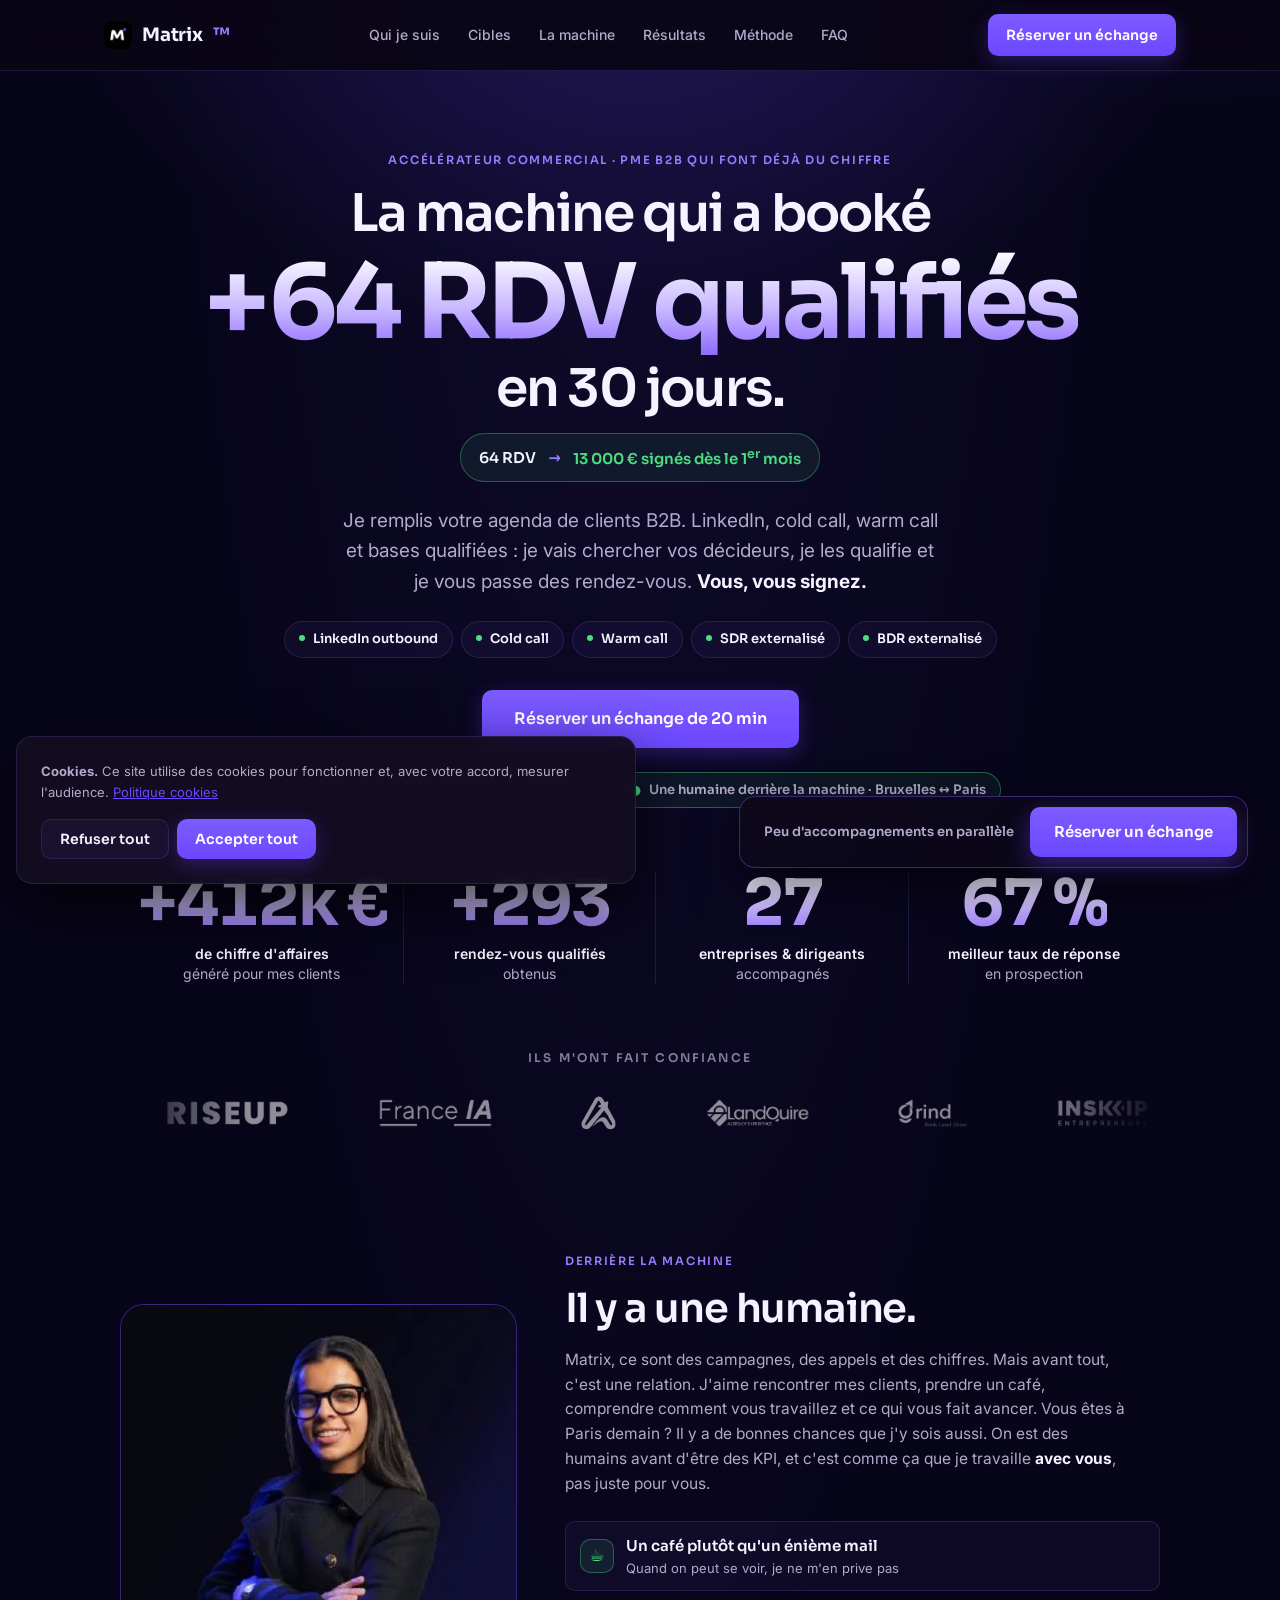
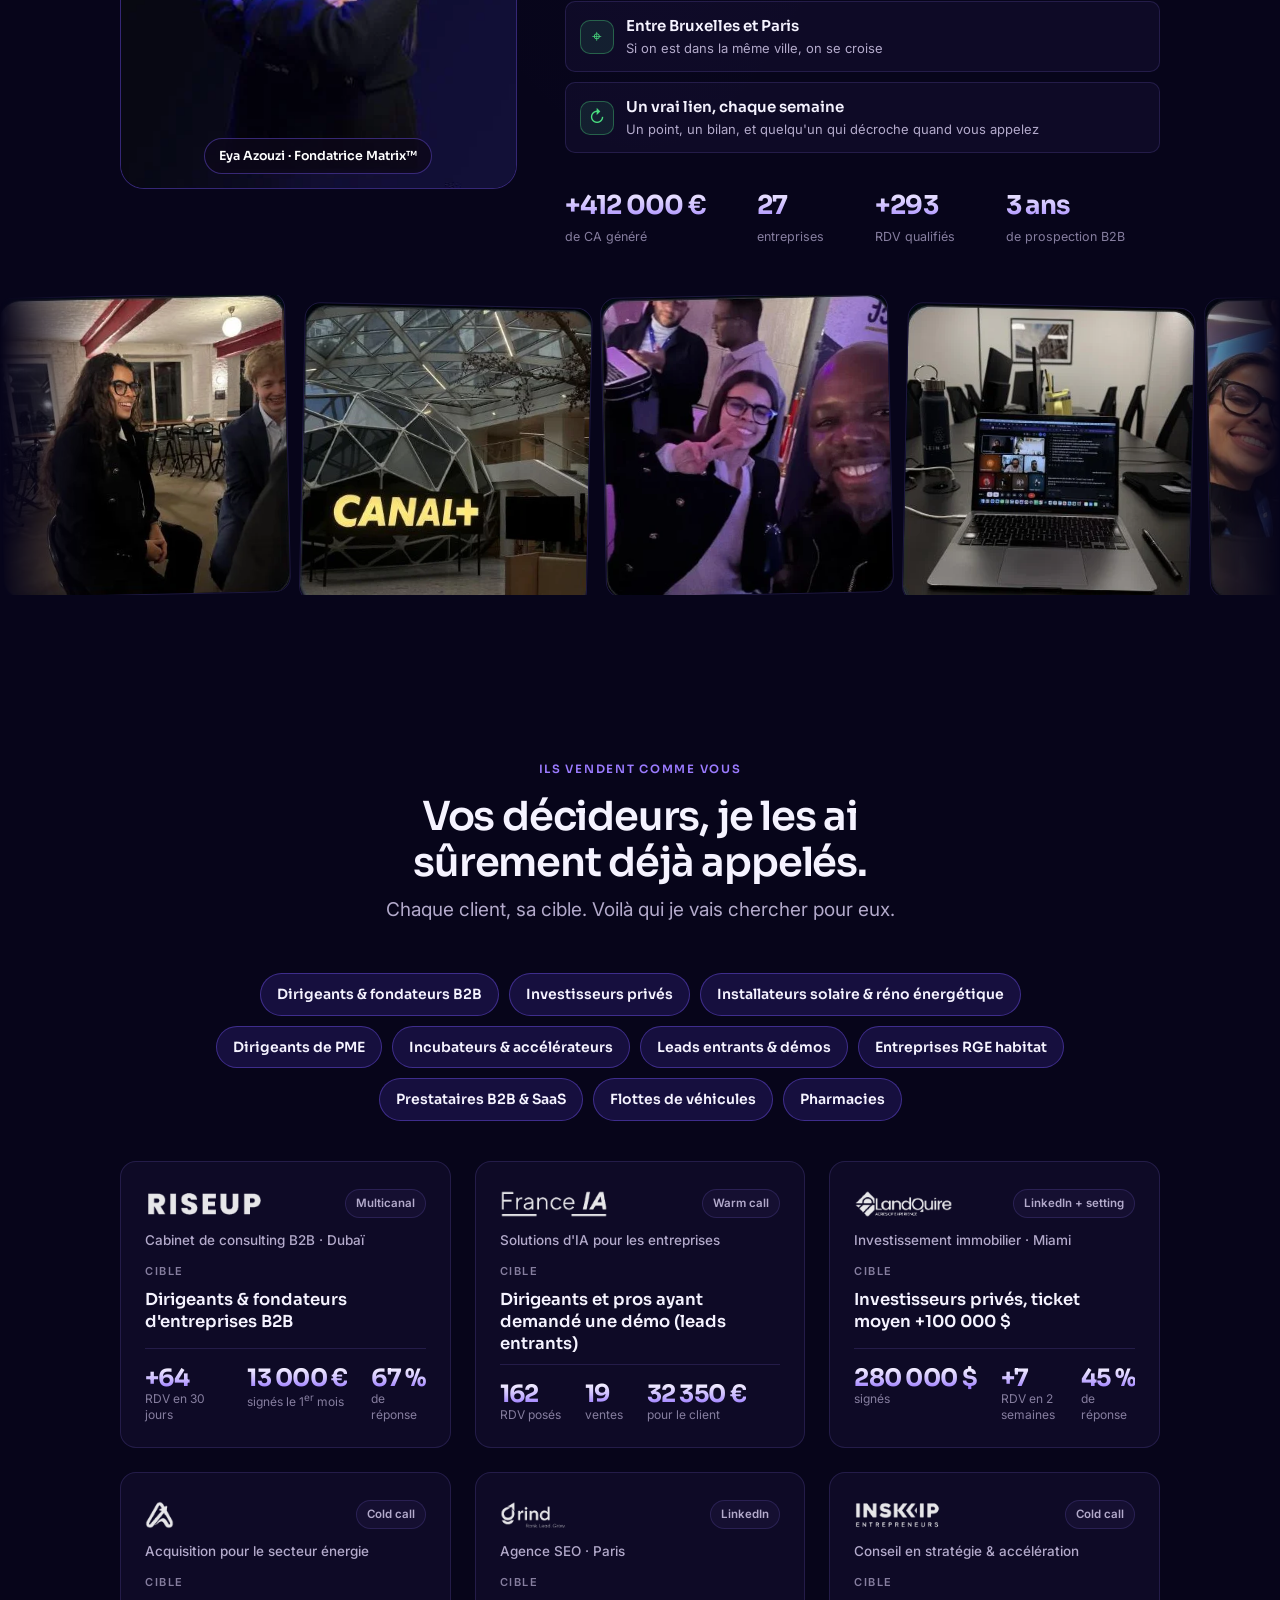
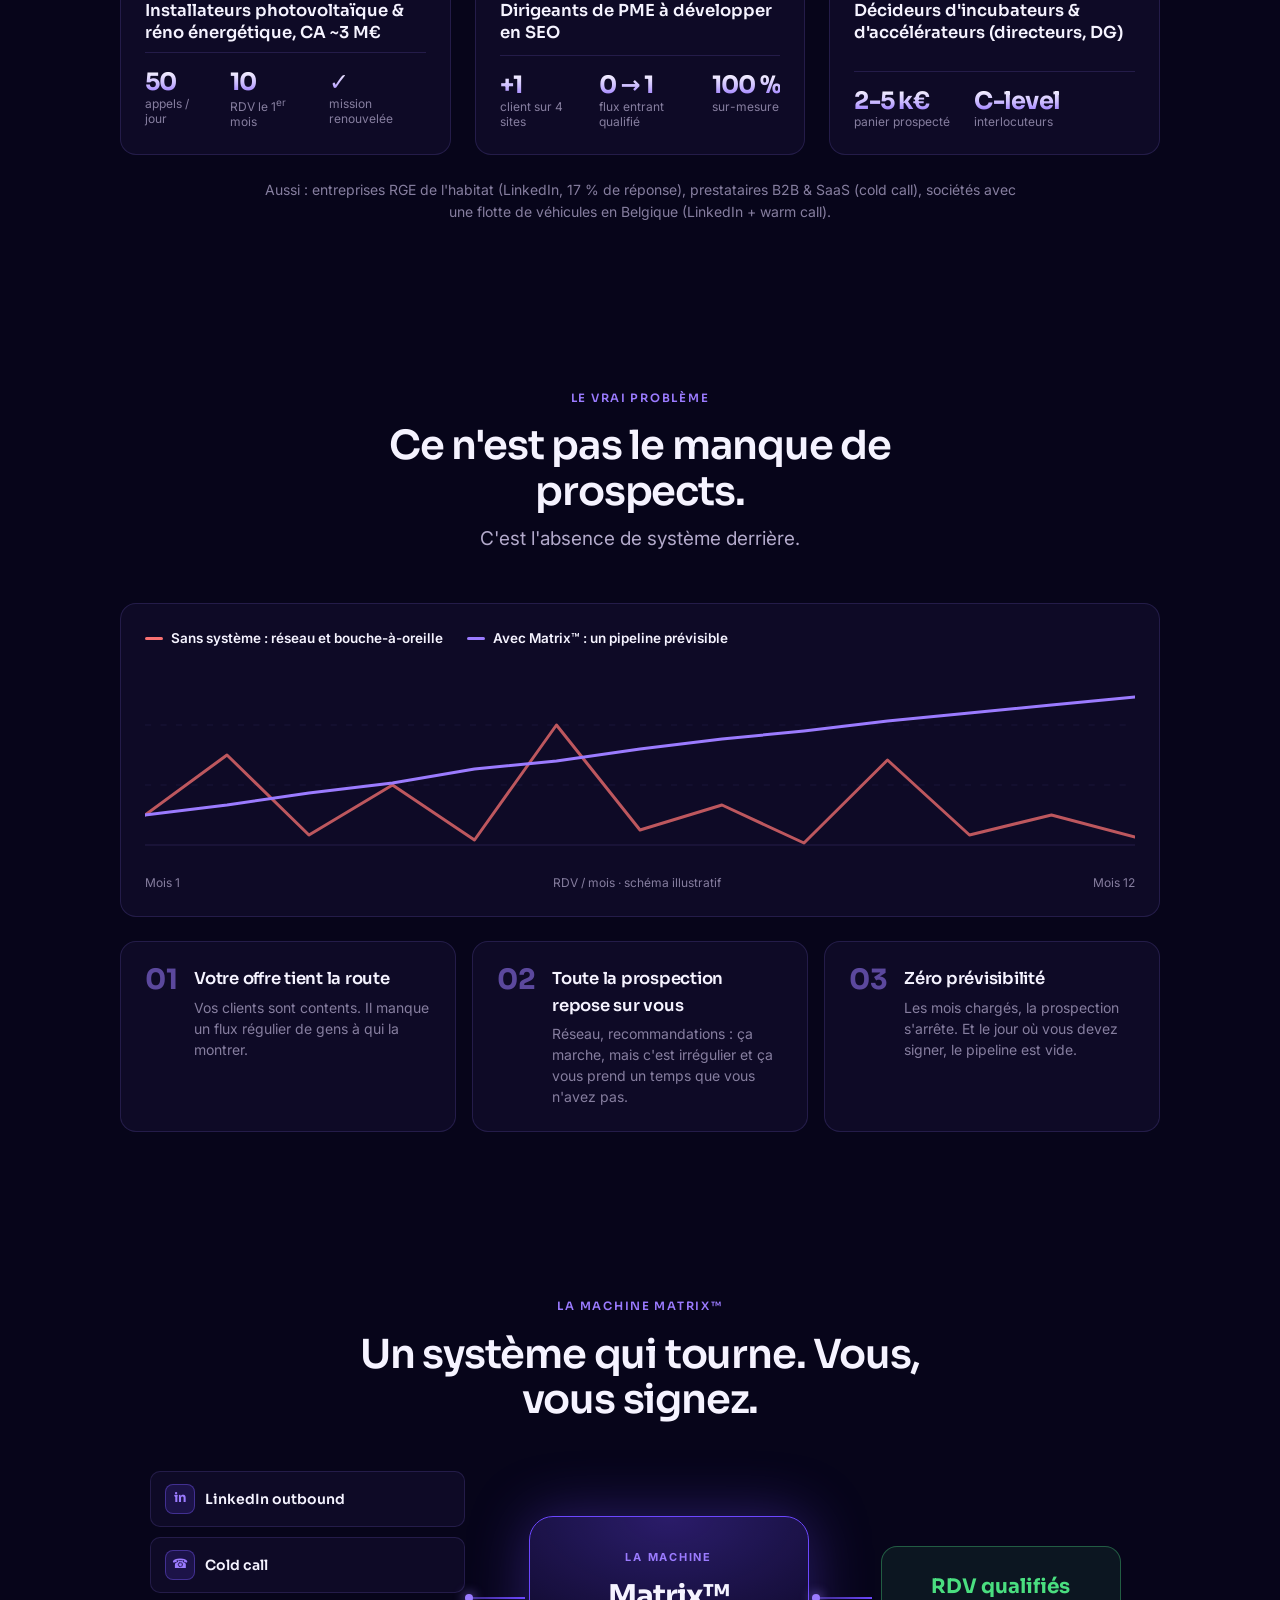
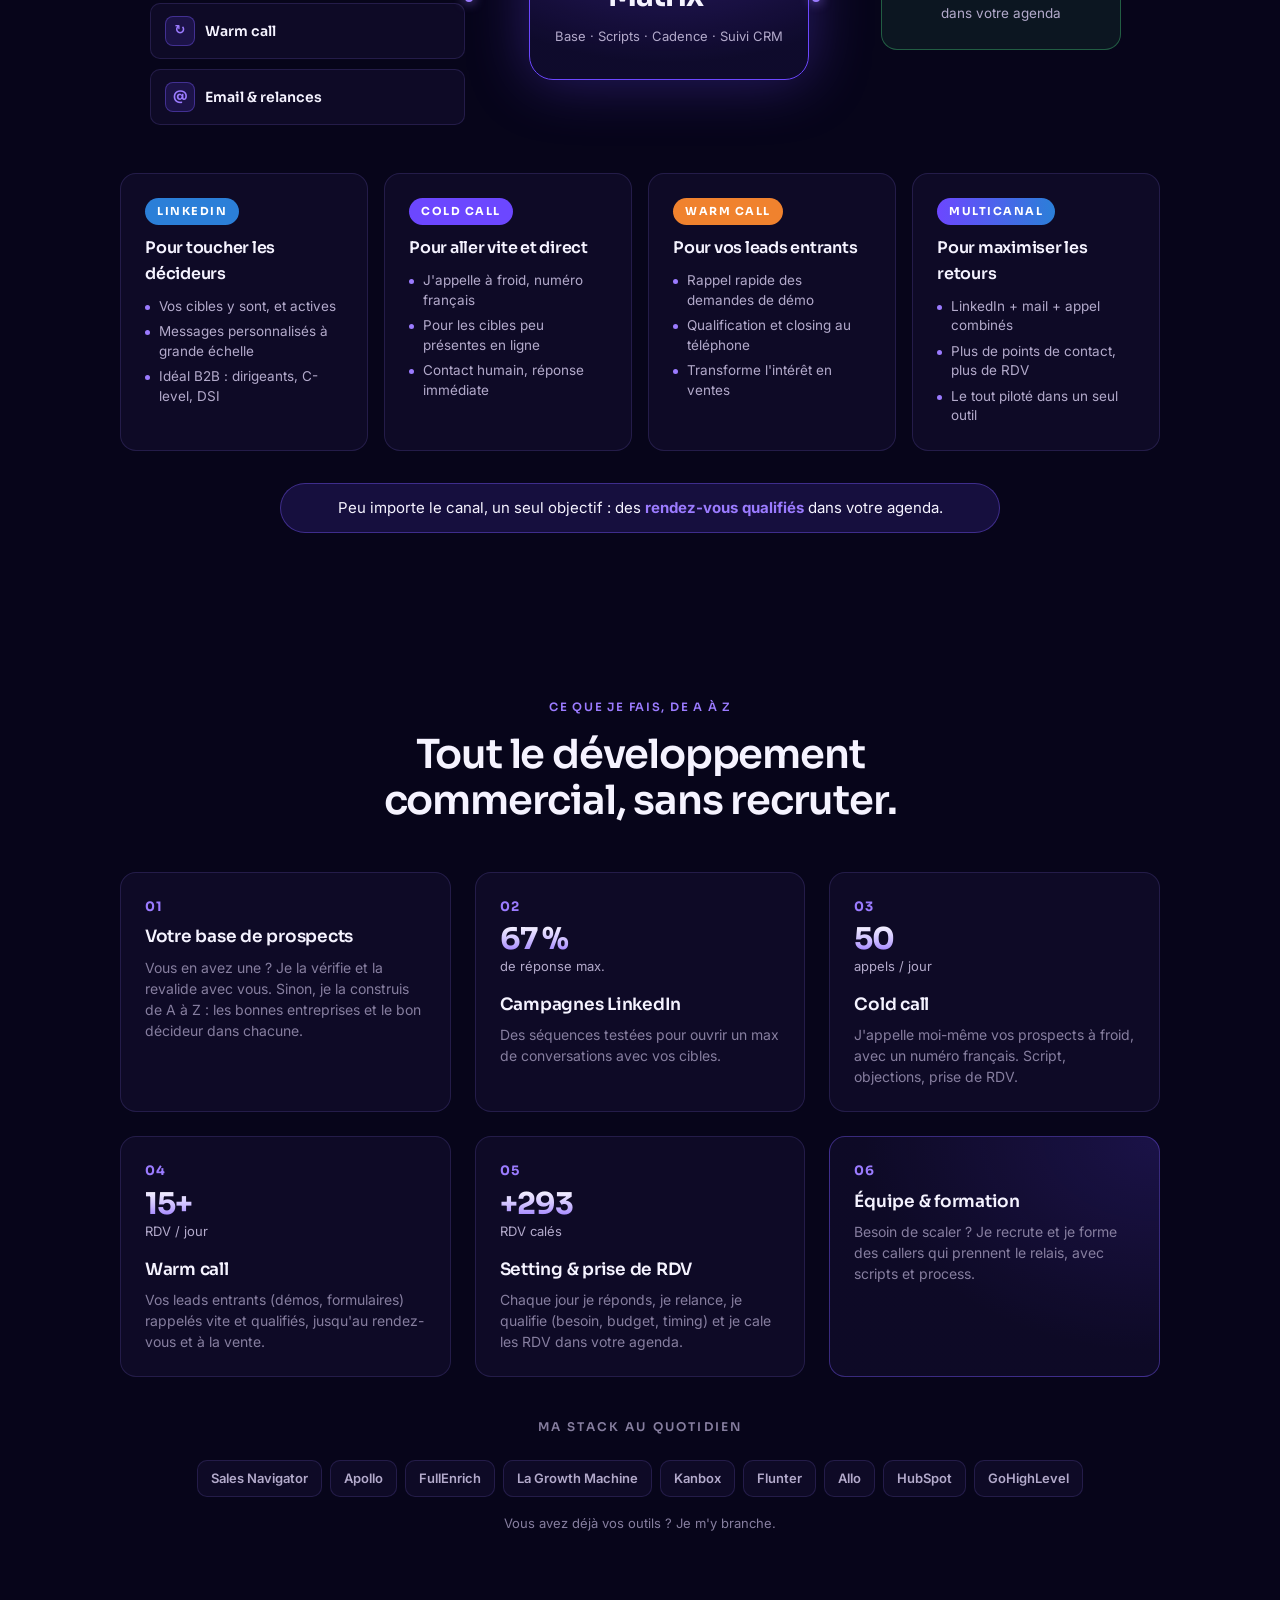
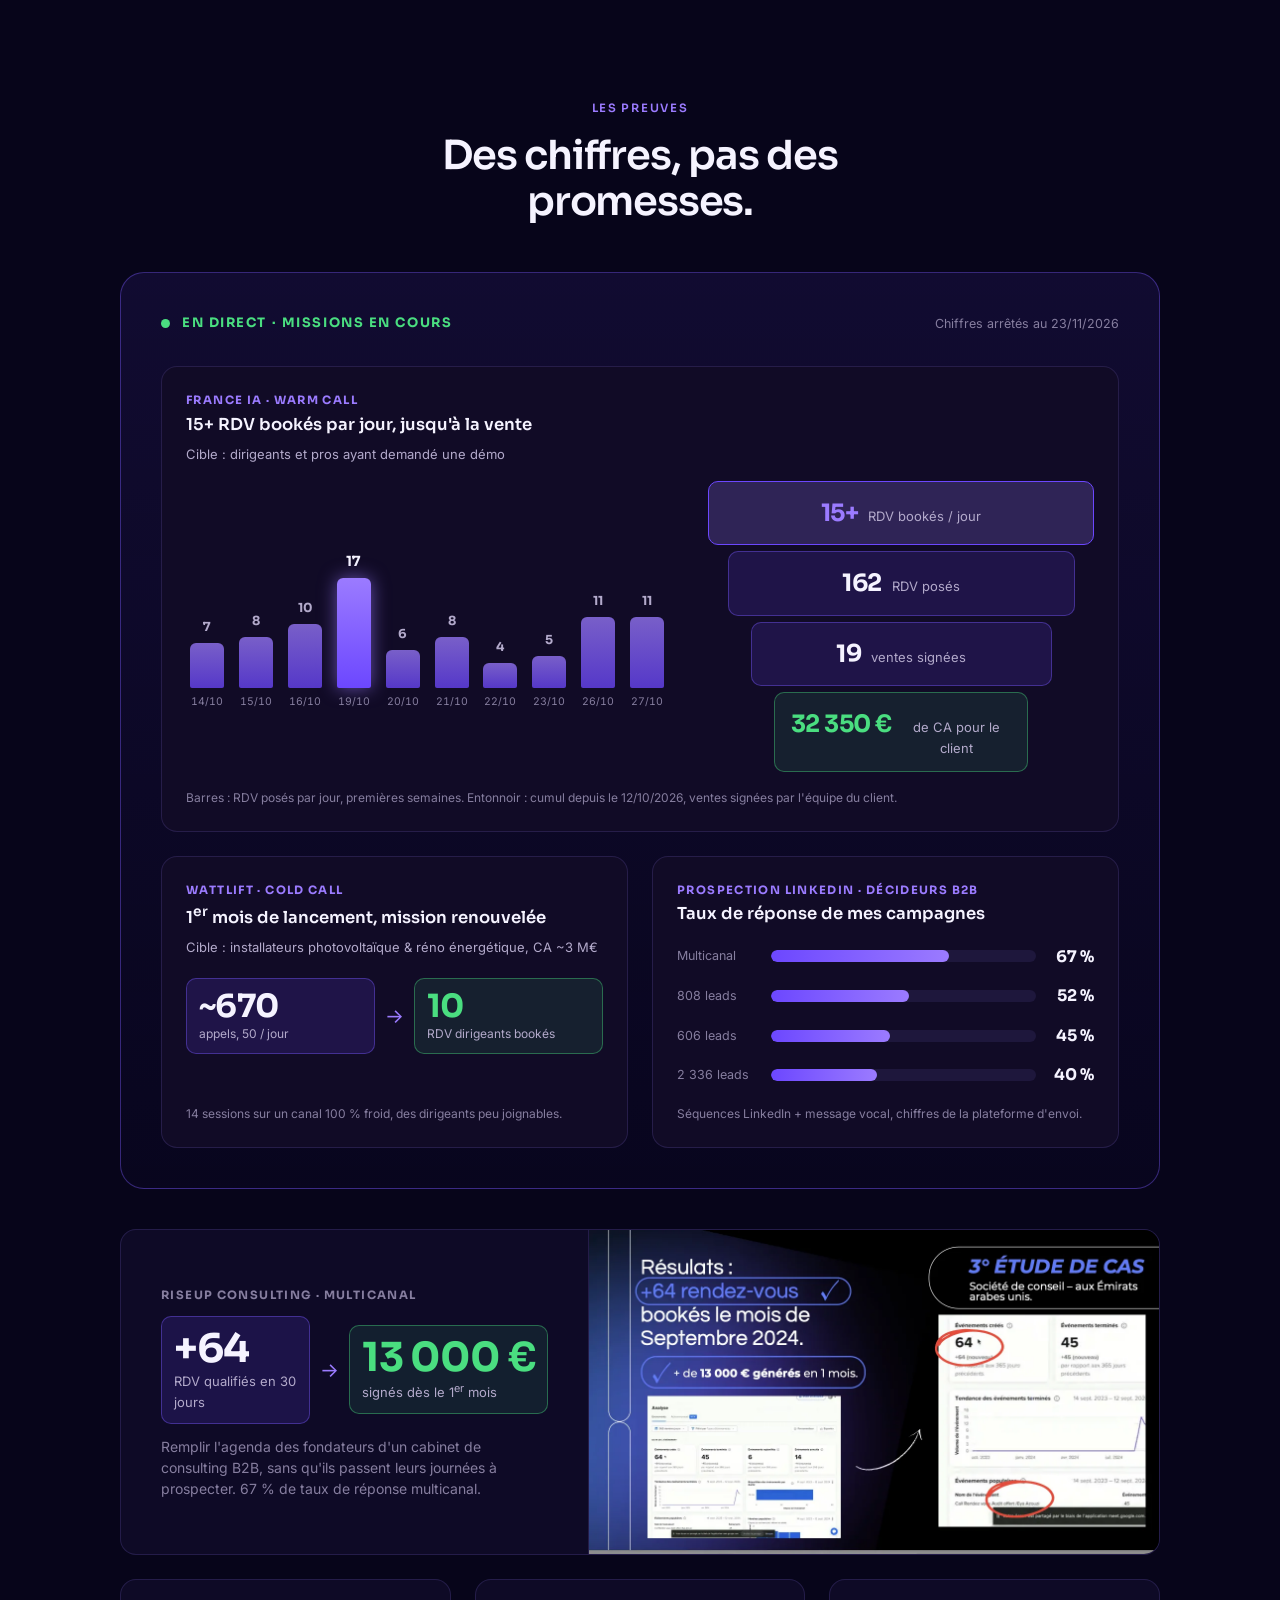
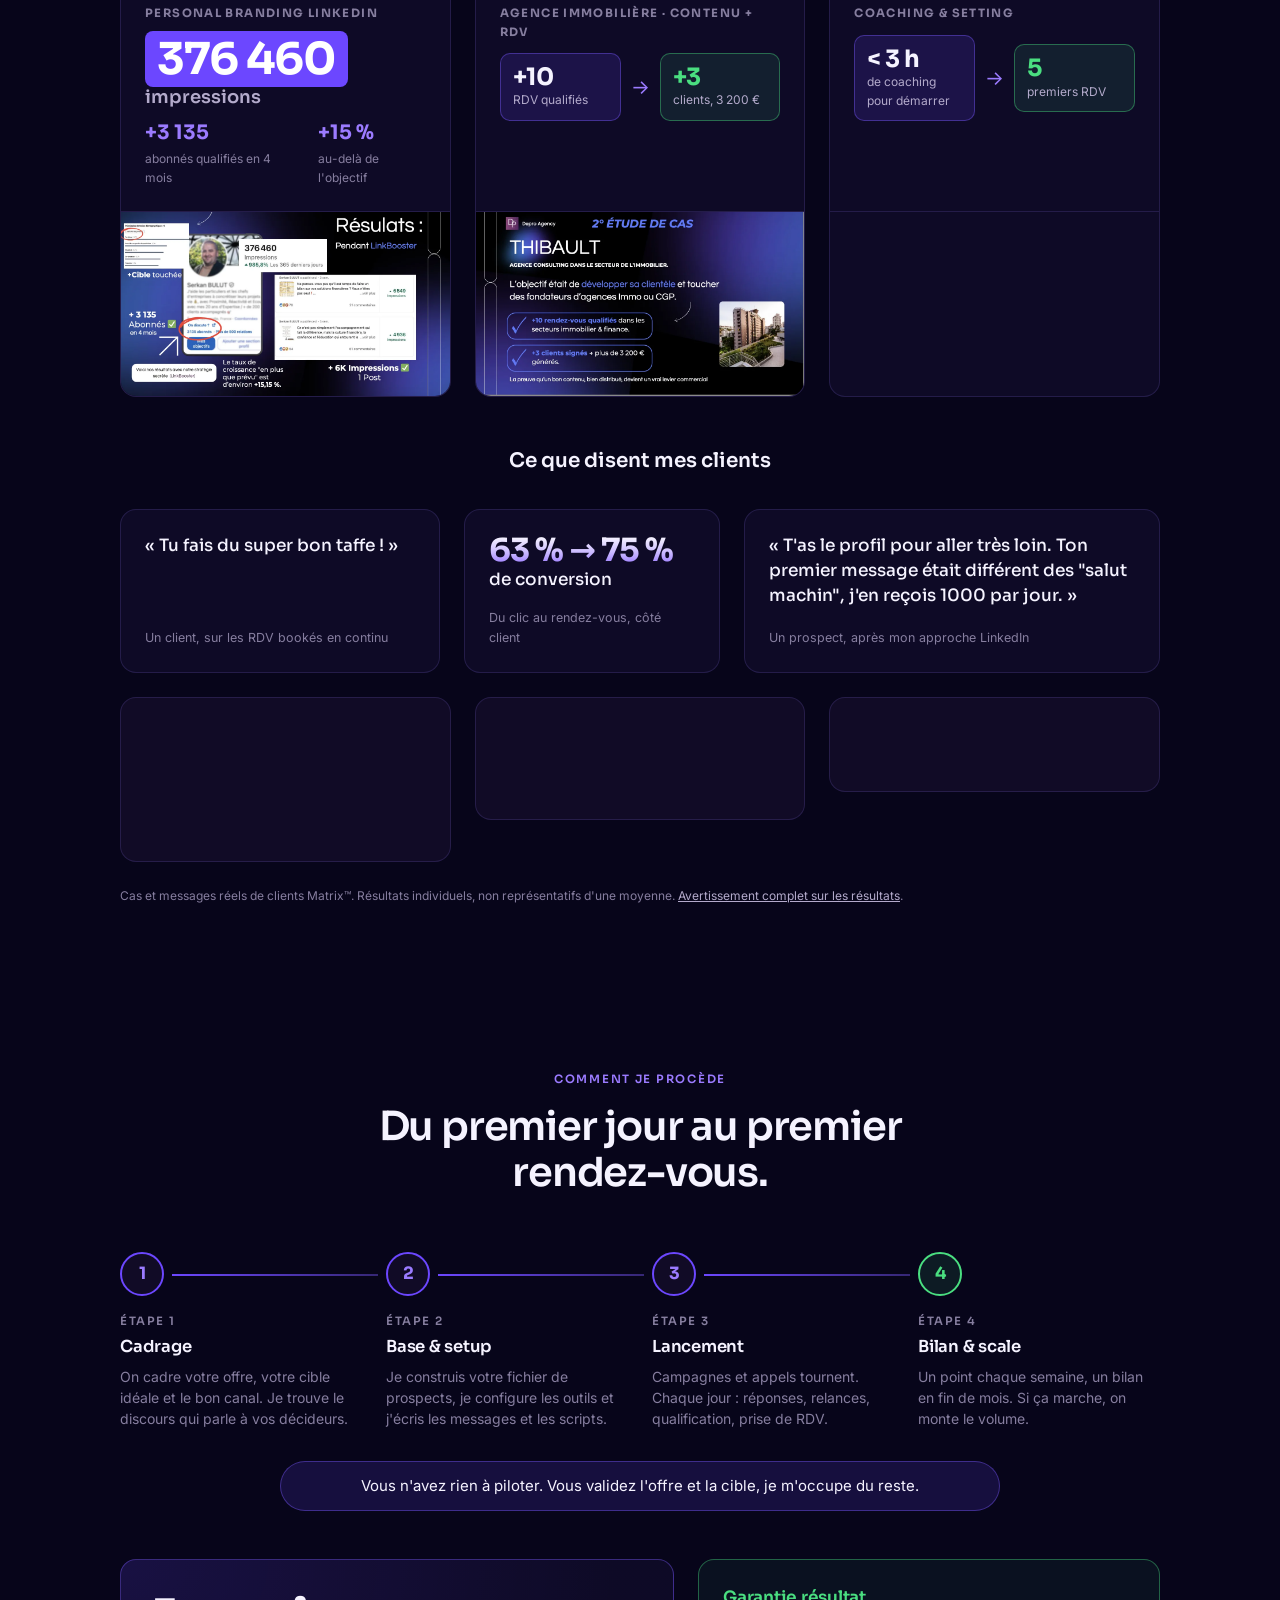
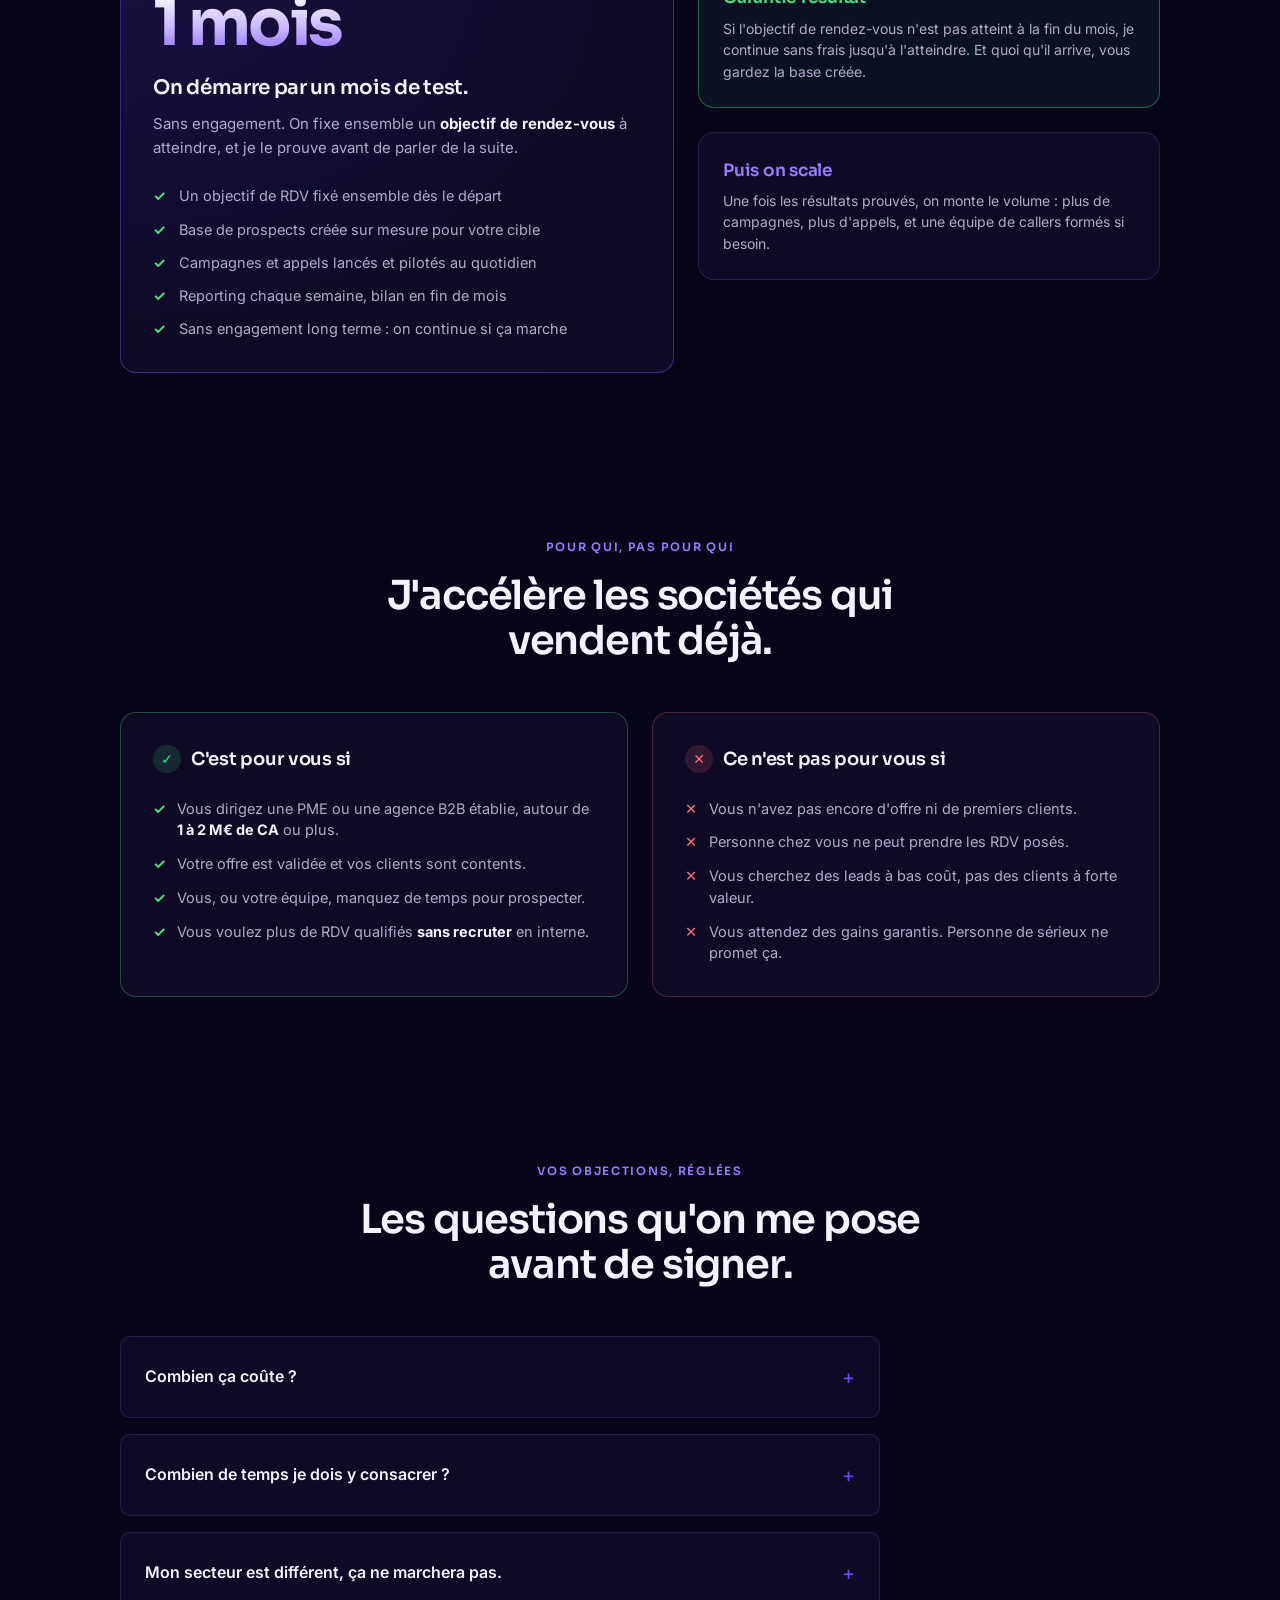
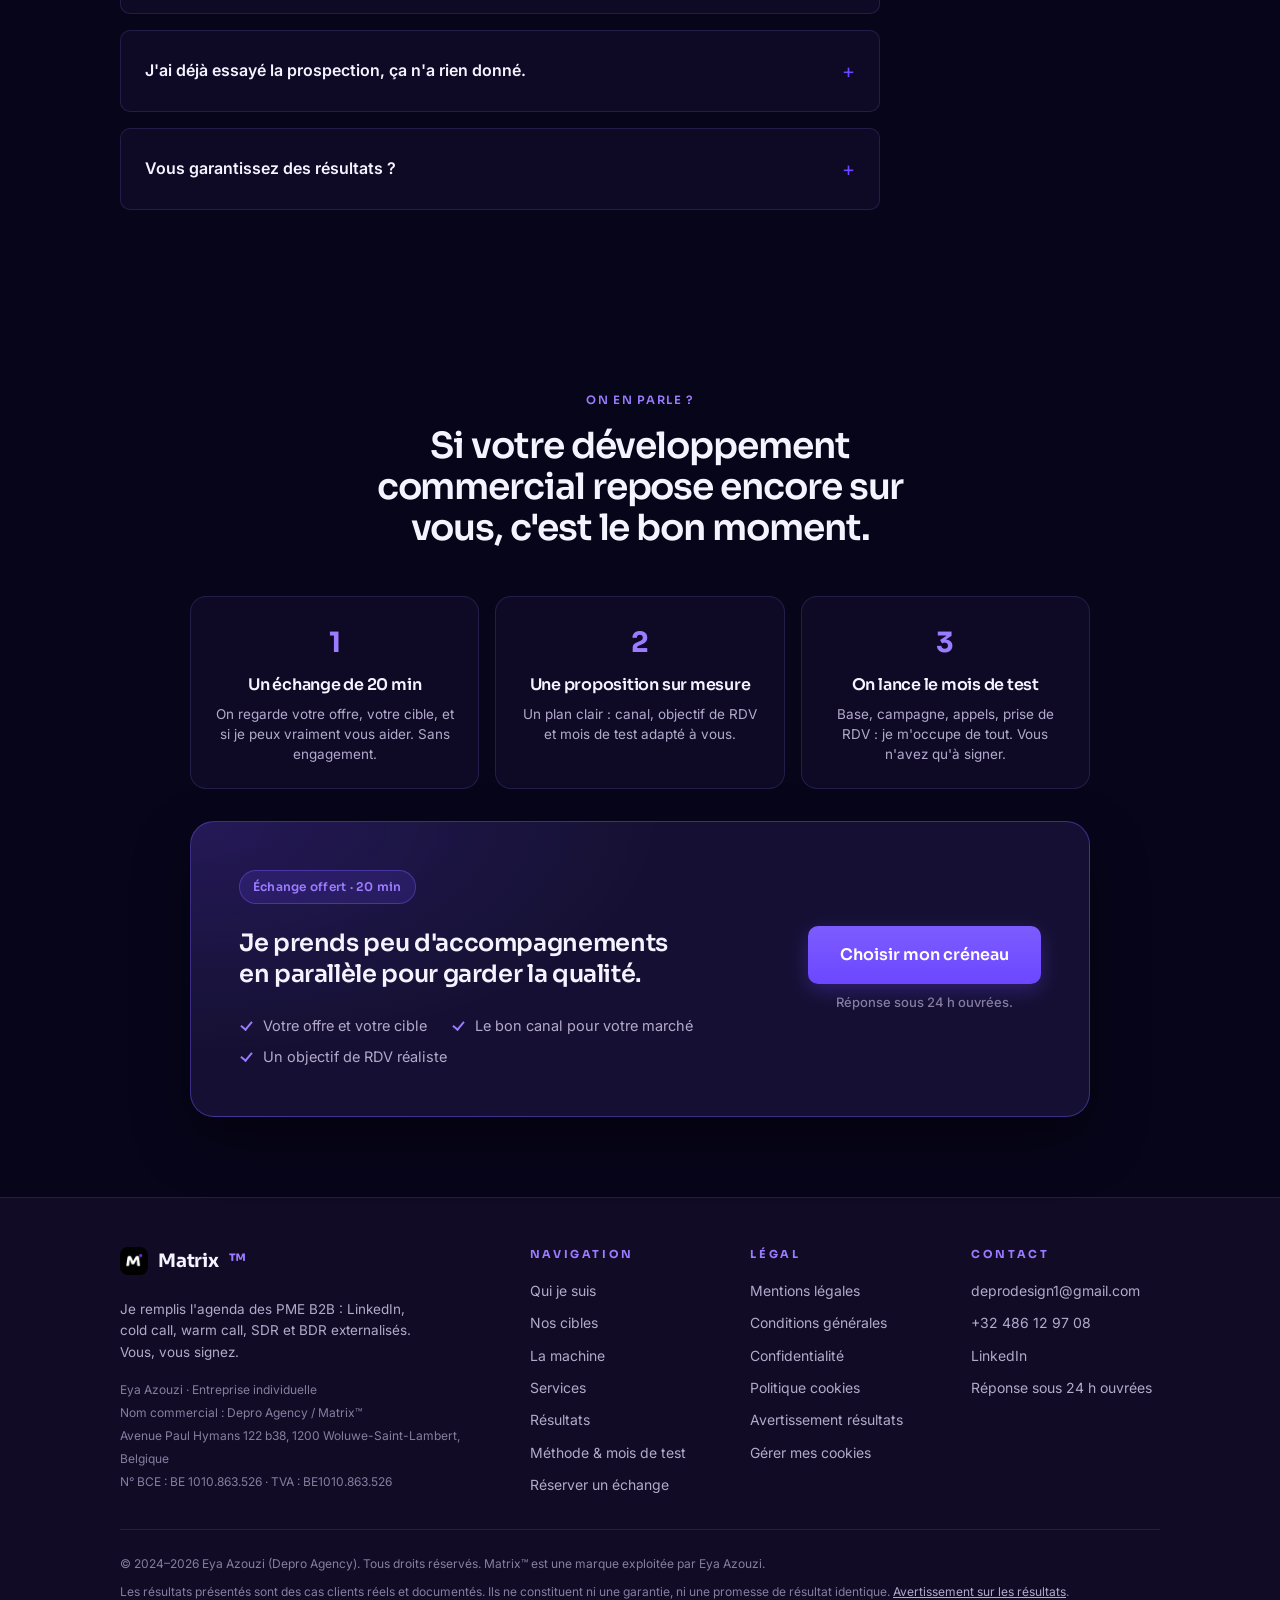
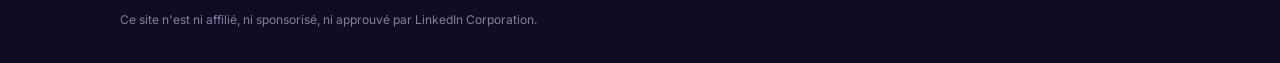
<file: index.html>
<!DOCTYPE html>
<html lang="fr">
<head>
  <meta charset="UTF-8">
  <meta name="viewport" content="width=device-width, initial-scale=1.0">
  <title>Matrix™ | Je remplis votre agenda de clients B2B</title>
  <meta name="description" content="Matrix™ remplit l'agenda des PME B2B : LinkedIn, cold call, warm call, SDR et BDR externalisés. +412 000 € générés, +293 RDV qualifiés, 27 entreprises accompagnées.">
  <meta name="robots" content="index, follow">
  <meta name="theme-color" content="#07051a">
  <link rel="canonical" href="https://matrix-incubateur.be/">
  <link rel="icon" type="image/png" sizes="32x32" href="/assets/img/favicon-32.png">
  <link rel="icon" type="image/png" sizes="512x512" href="/assets/img/favicon-512.png">
  <link rel="apple-touch-icon" href="/assets/img/apple-touch-icon.png">
  <link rel="preconnect" href="https://fonts.googleapis.com">
  <link rel="preconnect" href="https://fonts.gstatic.com" crossorigin>
  <link rel="preload" as="style" href="https://fonts.googleapis.com/css2?family=Sora:wght@500;600;700&family=Inter:wght@400;500;600&display=swap">
  <link rel="stylesheet" href="https://fonts.googleapis.com/css2?family=Sora:wght@500;600;700&family=Inter:wght@400;500;600&display=swap" media="print" onload="this.media='all'">
  <noscript><link rel="stylesheet" href="https://fonts.googleapis.com/css2?family=Sora:wght@500;600;700&family=Inter:wght@400;500;600&display=swap"></noscript>
  <link rel="preconnect" href="https://app.iclosed.io" crossorigin>
  <link rel="preload" as="image" href="/assets/img/riseup.webp" fetchpriority="high">
  <!-- Open Graph -->
  <meta property="og:type" content="website">
  <meta property="og:site_name" content="Matrix™">
  <meta property="og:locale" content="fr_FR">
  <meta property="og:title" content="Matrix™ | Je remplis votre agenda de clients B2B">
  <meta property="og:description" content="Je remplis l'agenda des PME B2B : LinkedIn, cold call, warm call, SDR et BDR externalisés. Vous, vous signez.">
  <meta property="og:url" content="https://matrix-incubateur.be/">
  <meta property="og:image" content="https://matrix-incubateur.be/assets/img/og-image.png">
  <meta property="og:image:width" content="1200">
  <meta property="og:image:height" content="630">
  <meta name="twitter:card" content="summary_large_image">
  <meta name="twitter:title" content="Matrix™ | Je remplis votre agenda de clients B2B">
  <meta name="twitter:description" content="Je remplis l'agenda des PME B2B : LinkedIn, cold call, warm call, SDR et BDR externalisés. Vous, vous signez.">
  <meta name="twitter:image" content="https://matrix-incubateur.be/assets/img/og-image.png">
  <script type="application/ld+json">
  {
    "@context": "https://schema.org",
    "@type": "ProfessionalService",
    "name": "Matrix™",
    "description": "Accélérateur commercial B2B : je remplis l'agenda des PME de rendez-vous qualifiés via LinkedIn, cold call, warm call, SDR et BDR externalisés.",
    "url": "https://matrix-incubateur.be/",
    "email": "deprodesign1@gmail.com",
    "telephone": "+32486129708",
    "founder": { "@type": "Person", "name": "Eya Azouzi" },
    "address": {
      "@type": "PostalAddress",
      "streetAddress": "Avenue Paul Hymans 122 b38",
      "postalCode": "1200",
      "addressLocality": "Woluwe-Saint-Lambert",
      "addressCountry": "BE"
    },
    "vatID": "BE1010.863.526",
    "areaServed": "Europe",
    "sameAs": ["https://www.linkedin.com/in/dpagency-be/"]
  }
  </script>
  <link rel="stylesheet" href="/assets/css/main.css?v=12">
</head>
<body>
  <a class="skip-link" href="#main">Aller au contenu</a>

  <header class="site-header">
    <div class="header-inner">
      <a class="brand" href="#" aria-label="Matrix, retour en haut">
        <img src="/assets/img/matrix-logo.webp" alt="" width="26" height="26" decoding="async">
        Matrix<span>™</span>
      </a>
      <nav class="header-nav" aria-label="Navigation principale">
        <a href="#terrain">Qui je suis</a>
        <a href="#cibles">Cibles</a>
        <a href="#systeme">La machine</a>
        <a href="#preuves">Résultats</a>
        <a href="#demarrage">Méthode</a>
        <a href="#faq">FAQ</a>
      </nav>
      <div class="header-actions">
        <a class="btn btn-primary btn-sm header-cta js-book" href="https://app.iclosed.io/e/matrix/matrix" rel="noopener">Réserver un échange</a>
        <button class="nav-toggle" id="nav-toggle" aria-label="Ouvrir le menu" aria-expanded="false" aria-controls="mobile-nav">
          <span></span><span></span><span></span>
        </button>
      </div>
    </div>
    <div class="scroll-progress"><span id="scroll-progress"></span></div>
    <nav class="mobile-nav" id="mobile-nav" aria-label="Navigation mobile">
      <a href="#terrain">Qui je suis</a>
        <a href="#cibles">Cibles</a>
      <a href="#systeme">La machine</a>
      <a href="#preuves">Résultats</a>
      <a href="#demarrage">Méthode</a>
      <a href="#faq">FAQ</a>
      <a class="btn btn-primary js-book" href="https://app.iclosed.io/e/matrix/matrix" rel="noopener">Réserver un échange</a>
    </nav>
  </header>

  <main id="main">

    <!-- HERO -->
    <section class="hero" aria-label="Présentation">
      <div class="container">
        <div class="hero-center">
          <span class="eyebrow">Accélérateur commercial · PME B2B qui font déjà du chiffre</span>
          <h1>La machine qui a booké <em class="hero-num"><span class="plus">+</span><span class="count" data-target="64">64</span> RDV qualifiés</em> en 30 jours.</h1>
          <p class="hero-link"><span class="hl-from">64 RDV</span><span class="hl-arrow" aria-hidden="true">→</span><span class="hl-to">13 000 € signés dès le 1<sup>er</sup> mois</span></p>
          <p class="lead">Je remplis votre agenda de clients B2B. LinkedIn, cold call, warm call et bases qualifiées : je vais chercher vos décideurs, je les qualifie et je vous passe des rendez-vous. <strong>Vous, vous signez.</strong></p>
          <ul class="channels" aria-label="Canaux de la machine Matrix">
            <li>LinkedIn outbound</li><li>Cold call</li><li>Warm call</li><li>SDR externalisé</li><li>BDR externalisé</li>
          </ul>
          <div class="hero-cta-row">
            <a class="btn btn-primary btn-lg js-book" href="https://app.iclosed.io/e/matrix/matrix" rel="noopener">Réserver un échange de 20 min</a>
          </div>
          <div class="hero-badges"><p class="hero-badge"><span aria-hidden="true">★</span> TOP 20 Favikon Belgium · catégorie Sales</p><p class="hero-badge hb-terrain"><span aria-hidden="true">●</span> Une humaine derrière la machine · Bruxelles ↔ Paris</p></div>
        </div>

        <div class="stats reveal" aria-label="Chiffres clés">
          <div class="stat"><strong><span class="plus">+</span><span class="count" data-target="412">412</span>k&nbsp;€</strong><span><b>de chiffre d'affaires</b> généré pour mes clients</span></div>
          <div class="stat"><strong><span class="plus">+</span><span class="count" data-target="293">293</span></strong><span><b>rendez-vous qualifiés</b> obtenus</span></div>
          <div class="stat"><strong><span class="count" data-target="27">27</span></strong><span><b>entreprises &amp; dirigeants</b> accompagnés</span></div>
          <div class="stat"><strong><span class="count" data-target="67">67</span>&nbsp;%</strong><span><b>meilleur taux de réponse</b> en prospection</span></div>
        </div>

        <div class="logos" aria-label="Ils m'ont fait confiance">
          <p class="logos-title">Ils m'ont fait confiance</p>
          <div class="logos-viewport">
            <ul class="logos-track">
              <li><img src="/assets/img/logos/riseup.webp" alt="Riseup Consulting" width="102" height="24"></li>
              <li><img src="/assets/img/logos/franceia.webp" alt="France IA" width="108" height="28"></li>
              <li><img src="/assets/img/logos/wattlift.webp" alt="Wattlift" width="34" height="33" class="lg-sq"></li>
              <li><img src="/assets/img/logos/landquire.webp" alt="LandQuire" width="112" height="32"></li>
              <li><img src="/assets/img/logos/grind.webp" alt="Grind Agency" width="82" height="34"></li>
              <li><img src="/assets/img/logos/inskip.webp" alt="Inskip Entrepreneurs" width="94" height="30"></li>
              <li><img src="/assets/img/logos/nexum.webp" alt="Nexum Technologies" width="95" height="30"></li>
              <li><img src="/assets/img/logos/helvo.webp" alt="Helvo" width="96" height="26"></li>
              <li><img src="/assets/img/logos/lifedream.webp" alt="Life &amp; Dream ASBL" width="34" height="44" class="lg-sq"></li>
              <li aria-hidden="true"><img src="/assets/img/logos/riseup.webp" alt="" width="102" height="24"></li>
              <li aria-hidden="true"><img src="/assets/img/logos/franceia.webp" alt="" width="108" height="28"></li>
              <li aria-hidden="true"><img src="/assets/img/logos/wattlift.webp" alt="" width="34" height="33" class="lg-sq"></li>
              <li aria-hidden="true"><img src="/assets/img/logos/landquire.webp" alt="" width="112" height="32"></li>
              <li aria-hidden="true"><img src="/assets/img/logos/grind.webp" alt="" width="82" height="34"></li>
              <li aria-hidden="true"><img src="/assets/img/logos/inskip.webp" alt="" width="94" height="30"></li>
              <li aria-hidden="true"><img src="/assets/img/logos/nexum.webp" alt="" width="95" height="30"></li>
              <li aria-hidden="true"><img src="/assets/img/logos/helvo.webp" alt="" width="96" height="26"></li>
              <li aria-hidden="true"><img src="/assets/img/logos/lifedream.webp" alt="" width="34" height="44" class="lg-sq"></li>
            </ul>
          </div>
        </div>
      </div>
    </section>

    <!-- SUR LE TERRAIN -->
    <section id="terrain" aria-label="Derrière la machine">
      <div class="container">
        <div class="founder reveal">
          <div class="founder-photo">
            <img src="/assets/img/eya-azouzi.webp" alt="Eya Azouzi, fondatrice de Matrix" width="400" height="490" loading="lazy" decoding="async">
            <span class="founder-tag">Eya Azouzi · Fondatrice Matrix™</span>
          </div>
          <div class="founder-body">
            <span class="eyebrow">Derrière la machine</span>
            <h2>Il y a une humaine.</h2>
            <p class="founder-text">Matrix, ce sont des campagnes, des appels et des chiffres. Mais avant tout, c'est une relation. J'aime rencontrer mes clients, prendre un café, comprendre comment vous travaillez et ce qui vous fait avancer. Vous êtes à Paris demain ? Il y a de bonnes chances que j'y sois aussi. On est des humains avant d'être des KPI, et c'est comme ça que je travaille <b>avec vous</b>, pas juste pour vous.</p>
            <ul class="terrain-points">
              <li><span class="tp-ico" aria-hidden="true">☕</span><div><b>Un café plutôt qu'un énième mail</b><span>Quand on peut se voir, je ne m'en prive pas</span></div></li>
              <li><span class="tp-ico" aria-hidden="true">⌖</span><div><b>Entre Bruxelles et Paris</b><span>Si on est dans la même ville, on se croise</span></div></li>
              <li><span class="tp-ico" aria-hidden="true">↻</span><div><b>Un vrai lien, chaque semaine</b><span>Un point, un bilan, et quelqu'un qui décroche quand vous appelez</span></div></li>
            </ul>
            <div class="founder-kpis">
              <div><strong>+412 000 €</strong><span>de CA généré</span></div>
              <div><strong>27</strong><span>entreprises</span></div>
              <div><strong>+293</strong><span>RDV qualifiés</span></div>
              <div><strong>3 ans</strong><span>de prospection B2B</span></div>
            </div>
          </div>
        </div>
      </div>
      <div class="photo-band reveal" aria-label="Photos avec mes clients et sur le terrain">
        <ul class="photo-track">
          <li><img src="/assets/img/terrain-1.webp" alt="Rendez-vous client en face à face" width="374" height="390"></li>
          <li><img src="/assets/img/terrain-5.webp" alt="Rendez-vous chez CANAL+" width="374" height="390"></li>
          <li><img src="/assets/img/terrain-2.webp" alt="Événement networking" width="374" height="390"></li>
          <li><img src="/assets/img/terrain-4.webp" alt="Session d'appels en visio avec un client" width="374" height="390"></li>
          <li><img src="/assets/img/terrain-3.webp" alt="Salon professionnel" width="374" height="390"></li>
          <li><img src="/assets/img/terrain-6.webp" alt="Dîner d'affaires" width="374" height="390"></li>
          <li aria-hidden="true"><img src="/assets/img/terrain-1.webp" alt="" width="374" height="390"></li>
          <li aria-hidden="true"><img src="/assets/img/terrain-5.webp" alt="" width="374" height="390"></li>
          <li aria-hidden="true"><img src="/assets/img/terrain-2.webp" alt="" width="374" height="390"></li>
          <li aria-hidden="true"><img src="/assets/img/terrain-4.webp" alt="" width="374" height="390"></li>
          <li aria-hidden="true"><img src="/assets/img/terrain-3.webp" alt="" width="374" height="390"></li>
          <li aria-hidden="true"><img src="/assets/img/terrain-6.webp" alt="" width="374" height="390"></li>
        </ul>
      </div>
    </section>

    <!-- CIBLES -->
    <section id="cibles" aria-label="Les cibles déjà prospectées">
      <div class="container">
        <div class="section-head reveal">
          <span class="eyebrow">Ils vendent comme vous</span>
          <h2>Vos décideurs, je les ai sûrement déjà appelés.</h2>
          <p class="lead">Chaque client, sa cible. Voilà qui je vais chercher pour eux.</p>
        </div>

        <ul class="sector-cloud reveal" aria-label="Cibles déjà prospectées">
          <li>Dirigeants &amp; fondateurs B2B</li><li>Investisseurs privés</li><li>Installateurs solaire &amp; réno énergétique</li>
          <li>Dirigeants de PME</li><li>Incubateurs &amp; accélérateurs</li><li>Leads entrants &amp; démos</li>
          <li>Entreprises RGE habitat</li><li>Prestataires B2B &amp; SaaS</li><li>Flottes de véhicules</li><li>Pharmacies</li>
        </ul>

        <div class="icp-cards">
          <article class="card icp-card reveal">
            <div class="ic-head"><img src="/assets/img/logos/riseup.webp" alt="Riseup Consulting" width="102" height="24" loading="lazy"><span class="ic-chan">Multicanal</span></div>
            <p class="ic-sector">Cabinet de consulting B2B · Dubaï</p>
            <p class="ic-label">Cible</p>
            <p class="ic-target">Dirigeants &amp; fondateurs d'entreprises B2B</p>
            <div class="ic-kpis">
              <div><strong>+64</strong><span>RDV en 30 jours</span></div>
              <div><strong>13 000 €</strong><span>signés le 1<sup>er</sup> mois</span></div>
              <div><strong>67 %</strong><span>de réponse</span></div>
            </div>
          </article>
          <article class="card icp-card reveal">
            <div class="ic-head"><img src="/assets/img/logos/franceia.webp" alt="France IA" width="108" height="28" loading="lazy"><span class="ic-chan">Warm call</span></div>
            <p class="ic-sector">Solutions d'IA pour les entreprises</p>
            <p class="ic-label">Cible</p>
            <p class="ic-target">Dirigeants et pros ayant demandé une démo (leads entrants)</p>
            <div class="ic-kpis">
              <div><strong>162</strong><span>RDV posés</span></div>
              <div><strong>19</strong><span>ventes</span></div>
              <div><strong>32 350 €</strong><span>pour le client</span></div>
            </div>
          </article>
          <article class="card icp-card reveal">
            <div class="ic-head"><img src="/assets/img/logos/landquire.webp" alt="LandQuire" width="112" height="32" loading="lazy"><span class="ic-chan">LinkedIn + setting</span></div>
            <p class="ic-sector">Investissement immobilier · Miami</p>
            <p class="ic-label">Cible</p>
            <p class="ic-target">Investisseurs privés, ticket moyen +100 000 $</p>
            <div class="ic-kpis">
              <div><strong>280 000 $</strong><span>signés</span></div>
              <div><strong>+7</strong><span>RDV en 2 semaines</span></div>
              <div><strong>45 %</strong><span>de réponse</span></div>
            </div>
          </article>
          <article class="card icp-card reveal">
            <div class="ic-head"><img src="/assets/img/logos/wattlift.webp" alt="Wattlift" width="34" height="33" loading="lazy"><span class="ic-chan">Cold call</span></div>
            <p class="ic-sector">Acquisition pour le secteur énergie</p>
            <p class="ic-label">Cible</p>
            <p class="ic-target">Installateurs photovoltaïque &amp; réno énergétique, CA ~3 M€</p>
            <div class="ic-kpis">
              <div><strong>50</strong><span>appels / jour</span></div>
              <div><strong>10</strong><span>RDV le 1<sup>er</sup> mois</span></div>
              <div><strong>✓</strong><span>mission renouvelée</span></div>
            </div>
          </article>
          <article class="card icp-card reveal">
            <div class="ic-head"><img src="/assets/img/logos/grind.webp" alt="Grind Agency" width="82" height="34" loading="lazy"><span class="ic-chan">LinkedIn</span></div>
            <p class="ic-sector">Agence SEO · Paris</p>
            <p class="ic-label">Cible</p>
            <p class="ic-target">Dirigeants de PME à développer en SEO</p>
            <div class="ic-kpis">
              <div><strong>+1</strong><span>client sur 4 sites</span></div>
              <div><strong>0 → 1</strong><span>flux entrant qualifié</span></div>
              <div><strong>100 %</strong><span>sur-mesure</span></div>
            </div>
          </article>
          <article class="card icp-card reveal">
            <div class="ic-head"><img src="/assets/img/logos/inskip.webp" alt="Inskip Entrepreneurs" width="94" height="30" loading="lazy"><span class="ic-chan">Cold call</span></div>
            <p class="ic-sector">Conseil en stratégie &amp; accélération</p>
            <p class="ic-label">Cible</p>
            <p class="ic-target">Décideurs d'incubateurs &amp; d'accélérateurs (directeurs, DG)</p>
            <div class="ic-kpis">
              <div><strong>2-5 k€</strong><span>panier prospecté</span></div>
              <div><strong>C-level</strong><span>interlocuteurs</span></div>
            </div>
          </article>
        </div>
        <p class="ic-more reveal">Aussi : entreprises RGE de l'habitat (LinkedIn, 17 % de réponse), prestataires B2B &amp; SaaS (cold call), sociétés avec une flotte de véhicules en Belgique (LinkedIn + warm call).</p>
      </div>
    </section>

    <!-- LE PROBLÈME -->
    <section id="probleme" aria-label="Le problème">
      <div class="container">
        <div class="section-head reveal">
          <span class="eyebrow">Le vrai problème</span>
          <h2>Ce n'est pas le manque de prospects.</h2>
          <p class="lead">C'est l'absence de système derrière.</p>
        </div>

        <figure class="pipe-chart card reveal" aria-label="Schéma : RDV par mois, sans système puis avec un système">
          <div class="pipe-legend">
            <span class="lg lg-red">Sans système : réseau et bouche-à-oreille</span>
            <span class="lg lg-accent">Avec Matrix™ : un pipeline prévisible</span>
          </div>
          <svg viewBox="0 0 640 200" role="img" aria-hidden="true" preserveAspectRatio="none">
            <line x1="0" y1="180" x2="640" y2="180" class="ax"/>
            <line x1="0" y1="120" x2="640" y2="120" class="grid"/>
            <line x1="0" y1="60" x2="640" y2="60" class="grid"/>
            <polyline class="ln-red" points="0,150 53,90 106,170 160,120 213,175 266,60 320,165 373,140 426,178 480,95 533,170 586,150 640,172"/>
            <polyline class="ln-accent" points="0,150 53,140 106,128 160,118 213,104 266,96 320,84 373,74 426,66 480,56 533,48 586,40 640,32"/>
          </svg>
          <figcaption class="pipe-axis"><span>Mois 1</span><span>RDV / mois · schéma illustratif</span><span>Mois 12</span></figcaption>
        </figure>

        <div class="pain-grid">
          <article class="card pain reveal">
            <span class="pain-num">01</span>
            <div>
              <h3>Votre offre tient la route</h3>
              <p>Vos clients sont contents. Il manque un flux régulier de gens à qui la montrer.</p>
            </div>
          </article>
          <article class="card pain reveal">
            <span class="pain-num">02</span>
            <div>
              <h3>Toute la prospection repose sur vous</h3>
              <p>Réseau, recommandations : ça marche, mais c'est irrégulier et ça vous prend un temps que vous n'avez pas.</p>
            </div>
          </article>
          <article class="card pain reveal">
            <span class="pain-num">03</span>
            <div>
              <h3>Zéro prévisibilité</h3>
              <p>Les mois chargés, la prospection s'arrête. Et le jour où vous devez signer, le pipeline est vide.</p>
            </div>
          </article>
        </div>
      </div>
    </section>

    <!-- LA MACHINE -->
    <section id="systeme" aria-label="La machine Matrix">
      <div class="container">
        <div class="section-head reveal">
          <span class="eyebrow">La machine Matrix™</span>
          <h2>Un système qui tourne. Vous, vous signez.</h2>
        </div>
        <figure class="machine reveal" aria-label="Schéma : les canaux alimentent la machine Matrix, qui remplit votre agenda de RDV qualifiés">
          <ul class="m-inputs">
            <li><span class="m-ico" aria-hidden="true">in</span>LinkedIn outbound</li>
            <li><span class="m-ico" aria-hidden="true">☎</span>Cold call</li>
            <li><span class="m-ico" aria-hidden="true">↻</span>Warm call</li>
            <li><span class="m-ico" aria-hidden="true">@</span>Email &amp; relances</li>
          </ul>
          <div class="m-wire" aria-hidden="true"></div>
          <div class="m-core">
            <span class="m-core-tag">La machine</span>
            <strong>Matrix™</strong>
            <span class="m-core-sub">Base · Scripts · Cadence · Suivi CRM</span>
          </div>
          <div class="m-wire m-wire-out" aria-hidden="true"></div>
          <div class="m-out">
            <strong>RDV qualifiés</strong>
            <span>dans votre agenda</span>
          </div>
        </figure>

        <div class="chan-grid">
          <article class="card chan reveal">
            <span class="chan-tag ct-li">LinkedIn</span>
            <h3>Pour toucher les décideurs</h3>
            <ul><li>Vos cibles y sont, et actives</li><li>Messages personnalisés à grande échelle</li><li>Idéal B2B : dirigeants, C-level, DSI</li></ul>
          </article>
          <article class="card chan reveal">
            <span class="chan-tag ct-cold">Cold call</span>
            <h3>Pour aller vite et direct</h3>
            <ul><li>J'appelle à froid, numéro français</li><li>Pour les cibles peu présentes en ligne</li><li>Contact humain, réponse immédiate</li></ul>
          </article>
          <article class="card chan reveal">
            <span class="chan-tag ct-warm">Warm call</span>
            <h3>Pour vos leads entrants</h3>
            <ul><li>Rappel rapide des demandes de démo</li><li>Qualification et closing au téléphone</li><li>Transforme l'intérêt en ventes</li></ul>
          </article>
          <article class="card chan reveal">
            <span class="chan-tag ct-multi">Multicanal</span>
            <h3>Pour maximiser les retours</h3>
            <ul><li>LinkedIn + mail + appel combinés</li><li>Plus de points de contact, plus de RDV</li><li>Le tout piloté dans un seul outil</li></ul>
          </article>
        </div>
        <p class="pill-note reveal">Peu importe le canal, un seul objectif : des <b>rendez-vous qualifiés</b> dans votre agenda.</p>
      </div>
    </section>

    <!-- CE QUE JE FAIS -->
    <section id="offres" aria-label="Ce que je fais de A à Z">
      <div class="container">
        <div class="section-head reveal">
          <span class="eyebrow">Ce que je fais, de A à Z</span>
          <h2>Tout le développement commercial, sans recruter.</h2>
        </div>
        <div class="offer-grid">
          <article class="card offer reveal">
            <span class="offer-num">01</span>
            <h3>Votre base de prospects</h3>
            <p>Vous en avez une ? Je la vérifie et la revalide avec vous. Sinon, je la construis de A à Z : les bonnes entreprises et le bon décideur dans chacune.</p>
          </article>
          <article class="card offer reveal">
            <span class="offer-num">02</span>
            <span class="offer-kpi"><b>67 %</b> de réponse max.</span>
            <h3>Campagnes LinkedIn</h3>
            <p>Des séquences testées pour ouvrir un max de conversations avec vos cibles.</p>
          </article>
          <article class="card offer reveal">
            <span class="offer-num">03</span>
            <span class="offer-kpi"><b>50</b> appels / jour</span>
            <h3>Cold call</h3>
            <p>J'appelle moi-même vos prospects à froid, avec un numéro français. Script, objections, prise de RDV.</p>
          </article>
          <article class="card offer reveal">
            <span class="offer-num">04</span>
            <span class="offer-kpi"><b>15+</b> RDV / jour</span>
            <h3>Warm call</h3>
            <p>Vos leads entrants (démos, formulaires) rappelés vite et qualifiés, jusqu'au rendez-vous et à la vente.</p>
          </article>
          <article class="card offer reveal">
            <span class="offer-num">05</span>
            <span class="offer-kpi"><b>+293</b> RDV calés</span>
            <h3>Setting &amp; prise de RDV</h3>
            <p>Chaque jour je réponds, je relance, je qualifie (besoin, budget, timing) et je cale les RDV dans votre agenda.</p>
          </article>
          <article class="card offer offer-all reveal">
            <span class="offer-num">06</span>
            <h3>Équipe &amp; formation</h3>
            <p>Besoin de scaler ? Je recrute et je forme des callers qui prennent le relais, avec scripts et process.</p>
          </article>
        </div>
        <div class="stack reveal" aria-label="Outils utilisés">
          <p class="logos-title">Ma stack au quotidien</p>
          <ul>
            <li>Sales Navigator</li><li>Apollo</li><li>FullEnrich</li><li>La Growth Machine</li><li>Kanbox</li><li>Flunter</li><li>Allo</li><li>HubSpot</li><li>GoHighLevel</li>
          </ul>
          <p class="stack-note">Vous avez déjà vos outils ? Je m'y branche.</p>
        </div>
      </div>
    </section>

    <!-- PREUVES -->
    <section id="preuves" aria-label="Résultats clients">
      <div class="container">
        <div class="section-head reveal">
          <span class="eyebrow">Les preuves</span>
          <h2>Des chiffres, pas des promesses.</h2>
        </div>

        <div class="live reveal" aria-label="Résultats des missions en cours">
          <div class="live-head">
            <span class="live-dot" aria-hidden="true"></span>
            <span class="live-label">En direct · missions en cours</span>
            <span class="live-date">Chiffres arrêtés au 23/11/2026</span>
          </div>

          <div class="live-grid">
            <figure class="live-card live-wide">
              <figcaption>
                <span class="lc-sector">France IA · warm call</span>
                <strong>15+ RDV bookés par jour, jusqu'à la vente</strong>
                <span class="lc-icp">Cible : dirigeants et pros ayant demandé une démo</span>
              </figcaption>
              <div class="lw-row">
                <div class="bars" role="img" aria-label="RDV posés par jour en octobre : 7, 8, 10, 17, 6, 8, 4, 5, 11, 11">
                  <div class="bar" style="--v:7"><b>7</b><span>14/10</span></div>
                  <div class="bar" style="--v:8"><b>8</b><span>15/10</span></div>
                  <div class="bar" style="--v:10"><b>10</b><span>16/10</span></div>
                  <div class="bar bar-max" style="--v:17"><b>17</b><span>19/10</span></div>
                  <div class="bar" style="--v:6"><b>6</b><span>20/10</span></div>
                  <div class="bar" style="--v:8"><b>8</b><span>21/10</span></div>
                  <div class="bar" style="--v:4"><b>4</b><span>22/10</span></div>
                  <div class="bar" style="--v:5"><b>5</b><span>23/10</span></div>
                  <div class="bar" style="--v:11"><b>11</b><span>26/10</span></div>
                  <div class="bar" style="--v:11"><b>11</b><span>27/10</span></div>
                </div>
                <div class="funnel" role="img" aria-label="15 RDV et plus bookés par jour, 162 RDV posés, 19 ventes signées, 32 350 euros de chiffre d'affaires">
                  <div class="fn fn0"><strong>15+</strong><span>RDV bookés / jour</span></div>
                  <div class="fn fn1"><strong>162</strong><span>RDV posés</span></div>
                  <div class="fn fn2"><strong>19</strong><span>ventes signées</span></div>
                  <div class="fn fn3"><strong>32 350 €</strong><span>de CA pour le client</span></div>
                </div>
              </div>
              <p class="lc-note">Barres : RDV posés par jour, premières semaines. Entonnoir : cumul depuis le 12/10/2026, ventes signées par l'équipe du client.</p>
            </figure>

            <figure class="live-card">
              <figcaption>
                <span class="lc-sector">Wattlift · cold call</span>
                <strong>1<sup>er</sup> mois de lancement, mission renouvelée</strong>
                <span class="lc-icp">Cible : installateurs photovoltaïque &amp; réno énergétique, CA ~3 M€</span>
              </figcaption>
              <div class="mini-funnel mf-lg">
                <div class="mf-step"><strong>~670</strong><span>appels, 50 / jour</span></div>
                <span class="mf-arrow" aria-hidden="true">→</span>
                <div class="mf-step mf-win"><strong>10</strong><span>RDV dirigeants bookés</span></div>
              </div>
              <p class="lc-note">14 sessions sur un canal 100 % froid, des dirigeants peu joignables.</p>
            </figure>

            <figure class="live-card">
              <figcaption>
                <span class="lc-sector">Prospection LinkedIn · décideurs B2B</span>
                <strong>Taux de réponse de mes campagnes</strong>
              </figcaption>
              <div class="rates" role="img" aria-label="Taux de réponse : 67 % multicanal, 52 % sur 808 leads, 45 % sur 606 leads, 40 % sur 2 336 leads">
                <div class="rate" style="--p:67"><span class="rate-lbl">Multicanal</span><span class="rate-track"><span class="rate-fill"></span></span><b>67 %</b></div>
                <div class="rate" style="--p:52"><span class="rate-lbl">808 leads</span><span class="rate-track"><span class="rate-fill"></span></span><b>52 %</b></div>
                <div class="rate" style="--p:45"><span class="rate-lbl">606 leads</span><span class="rate-track"><span class="rate-fill"></span></span><b>45 %</b></div>
                <div class="rate" style="--p:40"><span class="rate-lbl">2 336 leads</span><span class="rate-track"><span class="rate-fill"></span></span><b>40 %</b></div>
              </div>
              <p class="lc-note">Séquences LinkedIn + message vocal, chiffres de la plateforme d'envoi.</p>
            </figure>
          </div>
        </div>

        <div class="proof-grid">
          <article class="card proof-card proof-feature reveal">
            <div class="proof-body">
              <span class="proof-sector">Riseup Consulting · multicanal</span>
              <div class="mini-funnel mf-xl" aria-label="64 RDV qualifiés en 30 jours, puis 13 000 euros signés">
                <div class="mf-step"><strong>+64</strong><span>RDV qualifiés en 30 jours</span></div>
                <span class="mf-arrow" aria-hidden="true">→</span>
                <div class="mf-step mf-win"><strong>13 000 €</strong><span>signés dès le 1<sup>er</sup> mois</span></div>
              </div>
              <p>Remplir l'agenda des fondateurs d'un cabinet de consulting B2B, sans qu'ils passent leurs journées à prospecter. 67 % de taux de réponse multicanal.</p>
            </div>
            <img src="/assets/img/case-64rdv.webp" alt="Capture : 64 rendez-vous qualifiés bookés en 30 jours" width="1150" height="654" loading="lazy" decoding="async">
          </article>
          <article class="card proof-card reveal">
            <div class="proof-body">
              <span class="proof-sector">Personal branding LinkedIn</span>
              <p class="proof-big"><mark>376 460</mark> impressions</p>
              <div class="proof-metrics">
                <div><strong>+3 135</strong><span>abonnés qualifiés en 4 mois</span></div>
                <div><strong>+15 %</strong><span>au-delà de l'objectif</span></div>
              </div>
            </div>
            <img src="/assets/img/case-serkan.webp" alt="Capture : 376 460 impressions LinkedIn" width="1150" height="640" loading="lazy" decoding="async">
          </article>
          <article class="card proof-card reveal">
            <div class="proof-body">
              <span class="proof-sector">Agence immobilière · contenu + RDV</span>
              <div class="mini-funnel" aria-label="10 RDV qualifiés, 3 clients signés, 3 200 euros générés">
                <div class="mf-step"><strong>+10</strong><span>RDV qualifiés</span></div>
                <span class="mf-arrow" aria-hidden="true">→</span>
                <div class="mf-step mf-win"><strong>+3</strong><span>clients, 3 200 €</span></div>
              </div>
            </div>
            <img src="/assets/img/case-thibault.webp" alt="Capture : 10 RDV qualifiés, 3 clients signés" width="1150" height="650" loading="lazy" decoding="async">
          </article>
          <article class="card proof-card reveal">
            <div class="proof-body">
              <span class="proof-sector">Coaching &amp; setting</span>
              <div class="mini-funnel" aria-label="Moins de 3 heures de coaching, 5 premiers RDV">
                <div class="mf-step"><strong>&lt; 3 h</strong><span>de coaching pour démarrer</span></div>
                <span class="mf-arrow" aria-hidden="true">→</span>
                <div class="mf-step mf-win"><strong>5</strong><span>premiers RDV</span></div>
              </div>
            </div>
            <img src="/assets/img/case-coaching-setting.webp" alt="Capture : premier rendez-vous ciblé après la première session" width="1150" height="642" loading="lazy" decoding="async">
          </article>
        </div>

        <div class="quotes">
          <p class="dm-title reveal">Ce que disent mes clients</p>
          <div class="quote-grid">
            <figure class="card quote reveal">
              <blockquote>« Tu fais du super bon taffe ! »</blockquote>
              <figcaption>Un client, sur les RDV bookés en continu</figcaption>
            </figure>
            <figure class="card quote quote-kpi reveal">
              <blockquote><b>63 % → 75 %</b> de conversion</blockquote>
              <figcaption>Du clic au rendez-vous, côté client</figcaption>
            </figure>
            <figure class="card quote reveal">
              <blockquote>« T'as le profil pour aller très loin. Ton premier message était différent des "salut machin", j'en reçois 1000 par jour. »</blockquote>
              <figcaption>Un prospect, après mon approche LinkedIn</figcaption>
            </figure>
          </div>
          <div class="dm-grid">
            <figure class="dm reveal"><img src="/assets/img/retour-5.webp" width="1290" height="637" alt="Message reçu : un dirigeant demande à échanger" loading="lazy" decoding="async"></figure>
            <figure class="dm reveal"><img src="/assets/img/retour-1.webp" width="1290" height="473" alt="Message reçu : félicitations pour l'engagement des publications" loading="lazy" decoding="async"></figure>
            <figure class="dm reveal"><img src="/assets/img/retour-3.webp" width="1290" height="363" alt="Message reçu : question sur la croissance LinkedIn" loading="lazy" decoding="async"></figure>
          </div>
        </div>
        <p class="proof-disclaimer">Cas et messages réels de clients Matrix™. Résultats individuels, non représentatifs d'une moyenne. <a href="/legal/avertissement-resultats">Avertissement complet sur les résultats</a>.</p>
      </div>
    </section>

    <!-- COMMENT JE PROCÈDE -->
    <section id="demarrage" aria-label="Comment je procède">
      <div class="container">
        <div class="section-head reveal">
          <span class="eyebrow">Comment je procède</span>
          <h2>Du premier jour au premier rendez-vous.</h2>
        </div>
        <ol class="flow reveal">
          <li class="flow-step">
            <span class="flow-node" aria-hidden="true">1</span>
            <span class="phase-tag">Étape 1</span>
            <h3>Cadrage</h3>
            <p>On cadre votre offre, votre cible idéale et le bon canal. Je trouve le discours qui parle à vos décideurs.</p>
          </li>
          <li class="flow-step">
            <span class="flow-node" aria-hidden="true">2</span>
            <span class="phase-tag">Étape 2</span>
            <h3>Base &amp; setup</h3>
            <p>Je construis votre fichier de prospects, je configure les outils et j'écris les messages et les scripts.</p>
          </li>
          <li class="flow-step">
            <span class="flow-node" aria-hidden="true">3</span>
            <span class="phase-tag">Étape 3</span>
            <h3>Lancement</h3>
            <p>Campagnes et appels tournent. Chaque jour : réponses, relances, qualification, prise de RDV.</p>
          </li>
          <li class="flow-step flow-out">
            <span class="flow-node flow-node-out" aria-hidden="true">4</span>
            <span class="phase-tag">Étape 4</span>
            <h3>Bilan &amp; scale</h3>
            <p>Un point chaque semaine, un bilan en fin de mois. Si ça marche, on monte le volume.</p>
          </li>
        </ol>
        <p class="pill-note reveal">Vous n'avez rien à piloter. Vous validez l'offre et la cible, je m'occupe du reste.</p>

        <div class="test-grid">
          <div class="card test-main reveal">
            <span class="test-big">1 mois</span>
            <h3>On démarre par un mois de test.</h3>
            <p>Sans engagement. On fixe ensemble un <b>objectif de rendez-vous</b> à atteindre, et je le prouve avant de parler de la suite.</p>
            <ul class="checks">
              <li>Un objectif de RDV fixé ensemble dès le départ</li>
              <li>Base de prospects créée sur mesure pour votre cible</li>
              <li>Campagnes et appels lancés et pilotés au quotidien</li>
              <li>Reporting chaque semaine, bilan en fin de mois</li>
              <li>Sans engagement long terme : on continue si ça marche</li>
            </ul>
          </div>
          <div class="test-side">
            <div class="card test-guarantee reveal">
              <h3>Garantie résultat</h3>
              <p>Si l'objectif de rendez-vous n'est pas atteint à la fin du mois, je continue sans frais jusqu'à l'atteindre. Et quoi qu'il arrive, vous gardez la base créée.</p>
            </div>
            <div class="card test-scale reveal">
              <h3>Puis on scale</h3>
              <p>Une fois les résultats prouvés, on monte le volume : plus de campagnes, plus d'appels, et une équipe de callers formés si besoin.</p>
            </div>
          </div>
        </div>
      </div>
    </section>

    <!-- POUR QUI -->
    <section id="pour-qui" aria-label="Pour qui">
      <div class="container">
        <div class="section-head reveal">
          <span class="eyebrow">Pour qui, pas pour qui</span>
          <h2>J'accélère les sociétés qui vendent déjà.</h2>
        </div>
        <div class="icp-grid">
          <div class="card icp-col icp-yes reveal">
            <h3><span class="icp-mark" aria-hidden="true">✓</span>C'est pour vous si</h3>
            <ul>
              <li>Vous dirigez une PME ou une agence B2B établie, autour de <b>1 à 2 M€ de CA</b> ou plus.</li>
              <li>Votre offre est validée et vos clients sont contents.</li>
              <li>Vous, ou votre équipe, manquez de temps pour prospecter.</li>
              <li>Vous voulez plus de RDV qualifiés <b>sans recruter</b> en interne.</li>
            </ul>
          </div>
          <div class="card icp-col icp-no reveal">
            <h3><span class="icp-mark" aria-hidden="true">✕</span>Ce n'est pas pour vous si</h3>
            <ul>
              <li>Vous n'avez pas encore d'offre ni de premiers clients.</li>
              <li>Personne chez vous ne peut prendre les RDV posés.</li>
              <li>Vous cherchez des leads à bas coût, pas des clients à forte valeur.</li>
              <li>Vous attendez des gains garantis. Personne de sérieux ne promet ça.</li>
            </ul>
          </div>
        </div>
      </div>
    </section>

    <!-- FAQ -->
    <section id="faq" aria-label="Questions fréquentes">
      <div class="container">
        <div class="section-head reveal">
          <span class="eyebrow">Vos objections, réglées</span>
          <h2>Les questions qu'on me pose avant de signer.</h2>
        </div>
        <div class="faq reveal">
          <details>
            <summary>Combien ça coûte ?</summary>
            <p class="faq-a">Le tarif dépend des canaux et du volume (jours d'appels, campagnes). Après l'échange de 20 minutes, je vous envoie une proposition claire : canal, objectif de RDV et mois de test adapté à vous.</p>
          </details>
          <details>
            <summary>Combien de temps je dois y consacrer ?</summary>
            <p class="faq-a">Très peu. Vous validez l'offre et la cible, je m'occupe du reste : base, messages, appels, relances, reporting. Vous prenez les RDV qualifiés et vous signez.</p>
          </details>
          <details>
            <summary>Mon secteur est différent, ça ne marchera pas.</summary>
            <p class="faq-a">Consulting, investissement immobilier, énergie, IA, SEO, conseil, habitat, SaaS : des cibles très différentes, des dirigeants peu joignables aux investisseurs à +100 000 $. Ce qui compte, c'est une offre validée et un client avec du budget.</p>
          </details>
          <details>
            <summary>J'ai déjà essayé la prospection, ça n'a rien donné.</summary>
            <p class="faq-a">Prospecter sans système, c'est la norme, et c'est ce qui ne marche pas. Ici : une base propre, une cible définie, plusieurs canaux en cadence et un suivi de chaque conversation.</p>
          </details>
          <details>
            <summary>Vous garantissez des résultats ?</summary>
            <p class="faq-a">On fixe un objectif de rendez-vous ensemble pour le mois de test. S'il n'est pas atteint, je continue sans frais jusqu'à l'atteindre. Le cadre exact est fixé dans la proposition et nos <a href="/legal/conditions-generales">conditions générales</a>.</p>
          </details>
        </div>
      </div>
    </section>

    <!-- RÉSERVATION -->
    <section id="reserver" aria-label="Réserver un échange">
      <div class="container">
        <div class="section-head section-head-center reveal">
          <span class="eyebrow eyebrow-center">On en parle ?</span>
          <h2>Si votre développement commercial repose encore sur vous, c'est le bon moment.</h2>
        </div>
        <ol class="cta-steps reveal">
          <li><span>1</span><h3>Un échange de 20 min</h3><p>On regarde votre offre, votre cible, et si je peux vraiment vous aider. Sans engagement.</p></li>
          <li><span>2</span><h3>Une proposition sur mesure</h3><p>Un plan clair : canal, objectif de RDV et mois de test adapté à vous.</p></li>
          <li><span>3</span><h3>On lance le mois de test</h3><p>Base, campagne, appels, prise de RDV : je m'occupe de tout. Vous n'avez qu'à signer.</p></li>
        </ol>
        <div class="book-card reveal">
          <div class="book-card-main">
            <span class="book-card-badge">Échange offert · 20 min</span>
            <h3 class="book-card-title">Je prends peu d'accompagnements en parallèle pour garder la qualité.</h3>
            <ul class="book-card-points">
              <li>Votre offre et votre cible</li>
              <li>Le bon canal pour votre marché</li>
              <li>Un objectif de RDV réaliste</li>
            </ul>
          </div>
          <div class="book-card-action">
            <a class="btn btn-primary btn-lg js-book" href="https://app.iclosed.io/e/matrix/matrix" rel="noopener">Choisir mon créneau</a>
            <p class="book-note">Réponse sous 24 h ouvrées.</p>
          </div>
        </div>
      </div>
    </section>
  </main>


  <!-- MODALE DE RÉSERVATION -->
  <div class="book-modal" id="book-modal" role="dialog" aria-modal="true" aria-label="Réserver un appel stratégique" hidden>
    <div class="book-modal-backdrop" data-book-close></div>
    <div class="book-modal-card">
      <div class="book-modal-head">
        <span class="book-modal-title">Réservez votre échange</span>
        <button class="book-modal-close" id="book-modal-close" aria-label="Fermer">&times;</button>
      </div>
      <div class="book-modal-frame">
        <iframe title="Réserver un appel stratégique Matrix™" data-src="https://app.iclosed.io/e/matrix/matrix"></iframe>
      </div>
    </div>
  </div>

  <!-- STICKY CTA (mobile permanent + desktop après scroll) -->
  <div class="sticky-cta" id="sticky-cta">
    <div class="sticky-cta-inner">
      <p class="sticky-cta-text">Peu d'accompagnements en parallèle</p>
      <a class="btn btn-primary js-book" href="https://app.iclosed.io/e/matrix/matrix" rel="noopener">Réserver un échange</a>
    </div>
  </div>

  <!-- COOKIE BANNER -->
  <div class="cookie-banner" id="cookie-banner" role="dialog" aria-modal="false" aria-label="Gestion des cookies">
    <p><strong>Cookies.</strong> Ce site utilise des cookies pour fonctionner et, avec votre accord, mesurer l'audience. <a href="/legal/politique-cookies">Politique cookies</a></p>
    <div class="cookie-actions">
      <button class="btn btn-ghost btn-sm" data-cookie="refused">Refuser tout</button>
      <button class="btn btn-primary btn-sm" data-cookie="accepted">Accepter tout</button>
    </div>
  </div>

  <!-- FOOTER -->
  <footer class="site-footer">
    <div class="container">
      <div class="footer-grid">
        <div>
          <a class="brand" href="#">
            <img src="/assets/img/matrix-logo.webp" alt="" width="26" height="26" loading="lazy" decoding="async">
            Matrix<span>™</span>
          </a>
          <p class="footer-tagline">Je remplis l'agenda des PME B2B : LinkedIn, cold call, warm call, SDR et BDR externalisés. Vous, vous signez.</p>
          <p class="footer-legal-id">
            Eya Azouzi · Entreprise individuelle<br>
            Nom commercial : Depro Agency / Matrix™<br>
            Avenue Paul Hymans 122 b38, 1200 Woluwe-Saint-Lambert, Belgique<br>
            N° BCE : BE 1010.863.526 · TVA : BE1010.863.526
          </p>
        </div>
        <nav class="footer-col" aria-label="Navigation pied de page">
          <p class="footer-title">Navigation</p>
          <ul>
            <li><a href="#terrain">Qui je suis</a></li>
            <li><a href="#cibles">Nos cibles</a></li>
            <li><a href="#systeme">La machine</a></li>
            <li><a href="#offres">Services</a></li>
            <li><a href="#preuves">Résultats</a></li>
            <li><a href="#demarrage">Méthode &amp; mois de test</a></li>
            <li><a href="#reserver">Réserver un échange</a></li>
          </ul>
        </nav>
        <nav class="footer-col" aria-label="Informations légales">
          <p class="footer-title">Légal</p>
          <ul>
            <li><a href="/legal/mentions-legales">Mentions légales</a></li>
            <li><a href="/legal/conditions-generales">Conditions générales</a></li>
            <li><a href="/legal/politique-de-confidentialite">Confidentialité</a></li>
            <li><a href="/legal/politique-cookies">Politique cookies</a></li>
            <li><a href="/legal/avertissement-resultats">Avertissement résultats</a></li>
            <li><button class="footer-cookie-btn" id="manage-cookies">Gérer mes cookies</button></li>
          </ul>
        </nav>
        <div class="footer-col">
          <p class="footer-title">Contact</p>
          <ul>
            <li><a href="mailto:deprodesign1@gmail.com">deprodesign1@gmail.com</a></li>
            <li><a href="tel:+32486129708">+32 486 12 97 08</a></li>
            <li><a href="https://www.linkedin.com/in/dpagency-be/" rel="noopener noreferrer" target="_blank">LinkedIn</a></li>
            <li>Réponse sous 24 h ouvrées</li>
          </ul>
        </div>
      </div>
      <div class="footer-bottom">
        <p>© 2024–<span id="footer-year">2026</span> Eya Azouzi (Depro Agency). Tous droits réservés. Matrix™ est une marque exploitée par Eya Azouzi.</p>
        <p>Les résultats présentés sont des cas clients réels et documentés. Ils ne constituent ni une garantie, ni une promesse de résultat identique. <a href="/legal/avertissement-resultats">Avertissement sur les résultats</a>.</p>
        <p>Ce site n'est ni affilié, ni sponsorisé, ni approuvé par LinkedIn Corporation.</p>
      </div>
    </div>
  </footer>

  <script src="/assets/js/main.js?v=11" defer></script>
</body>
</html>
</file>
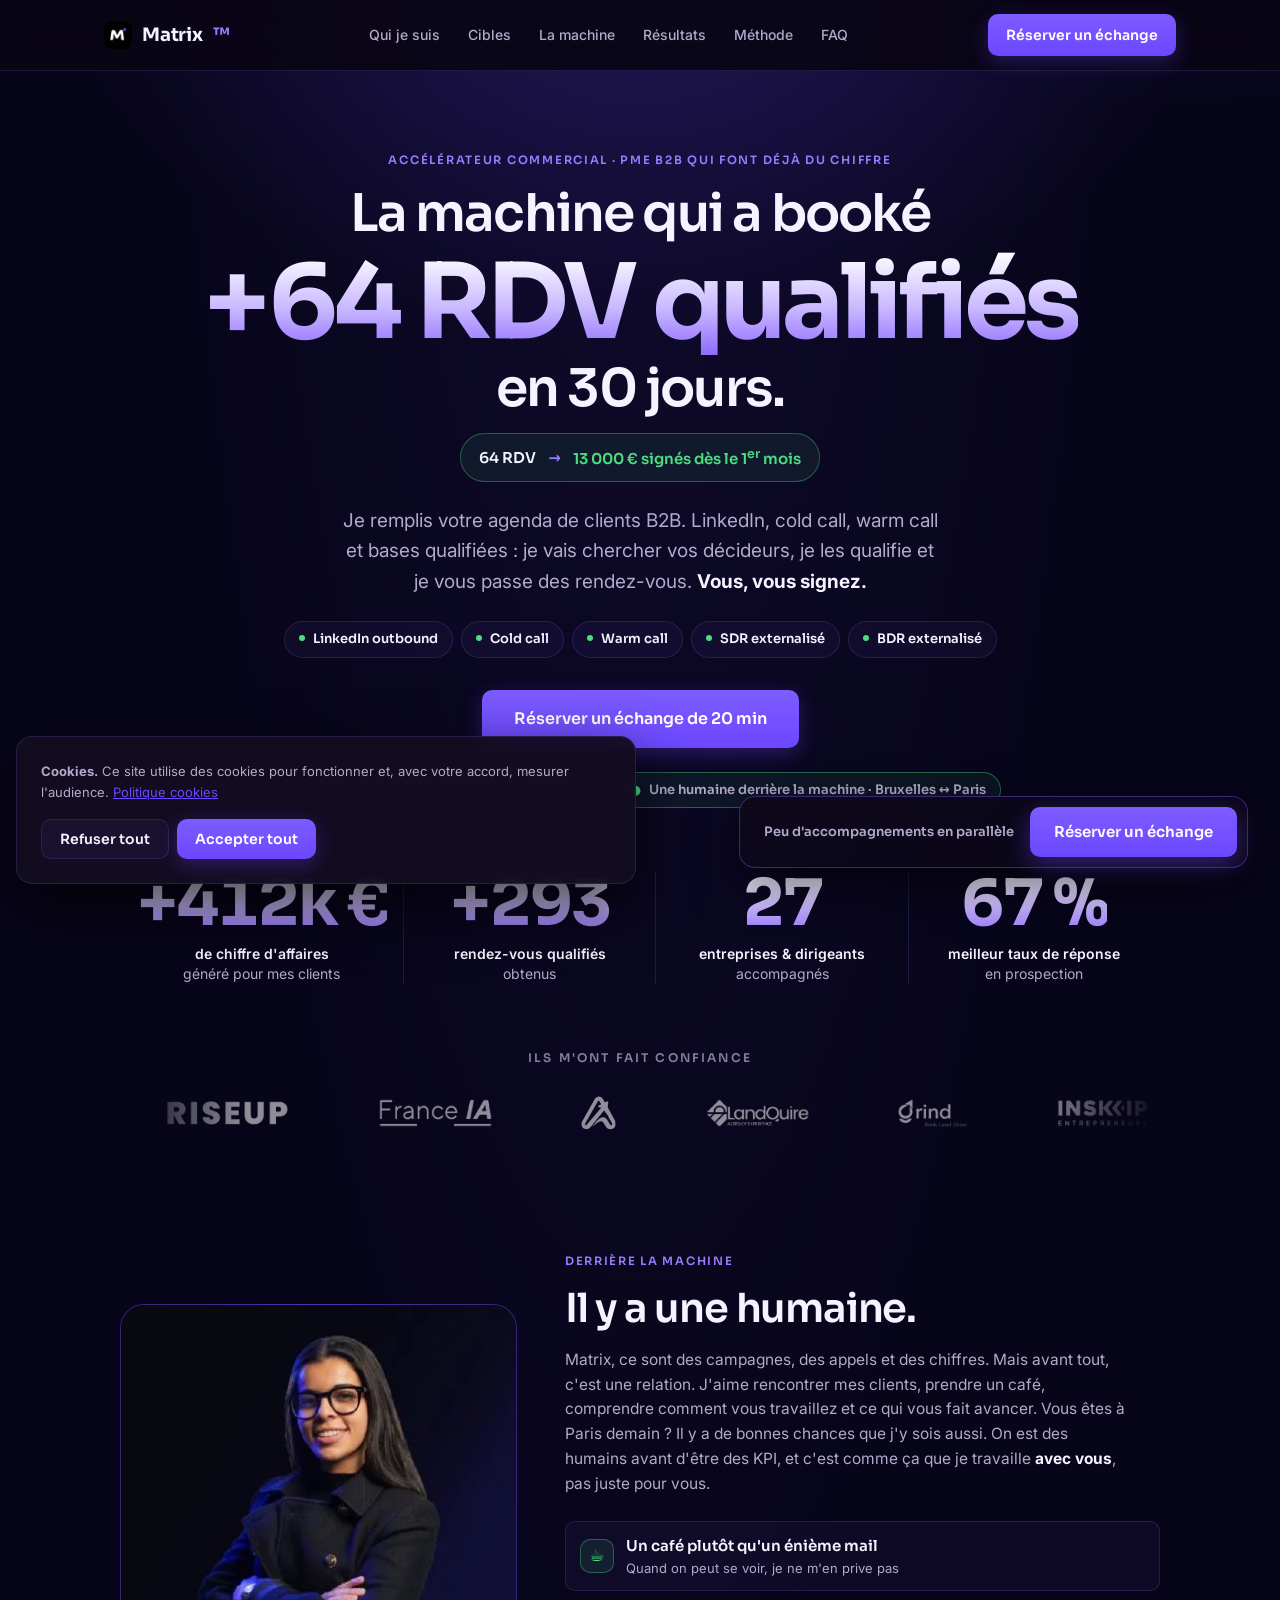
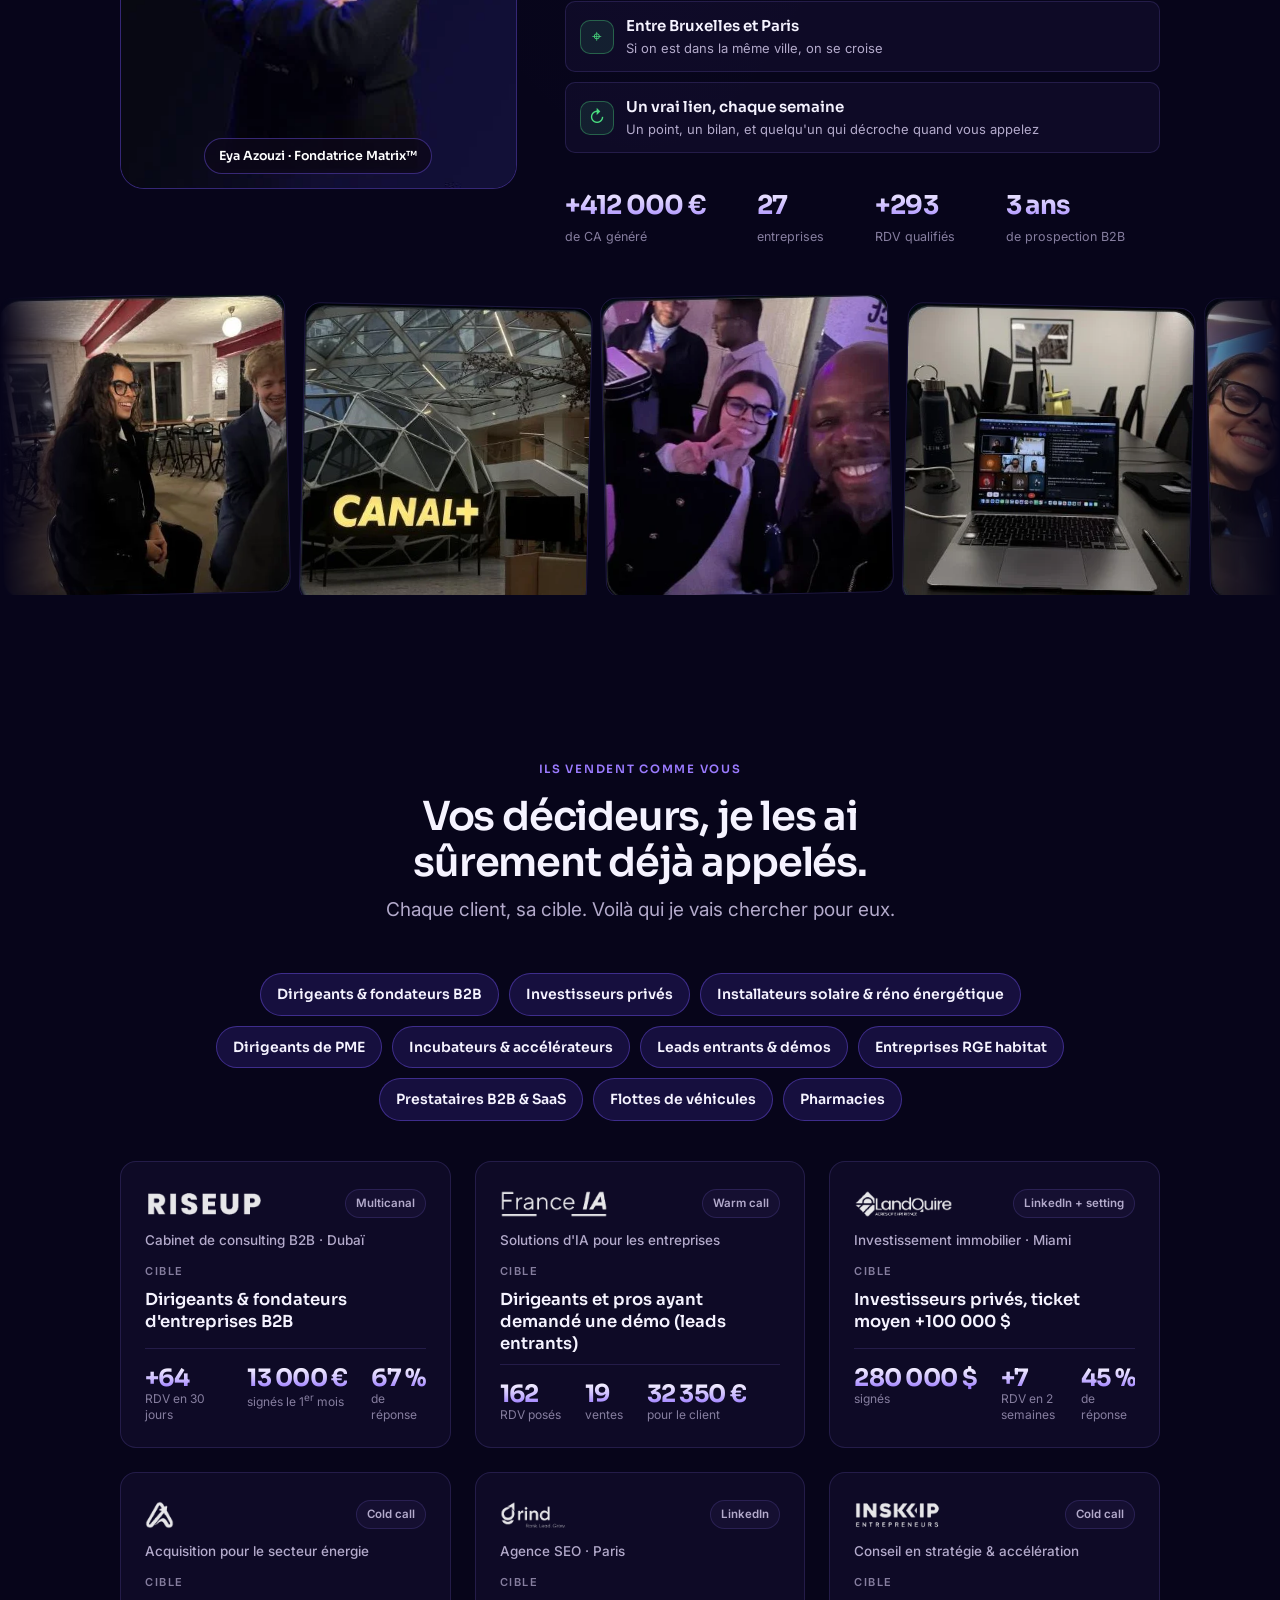
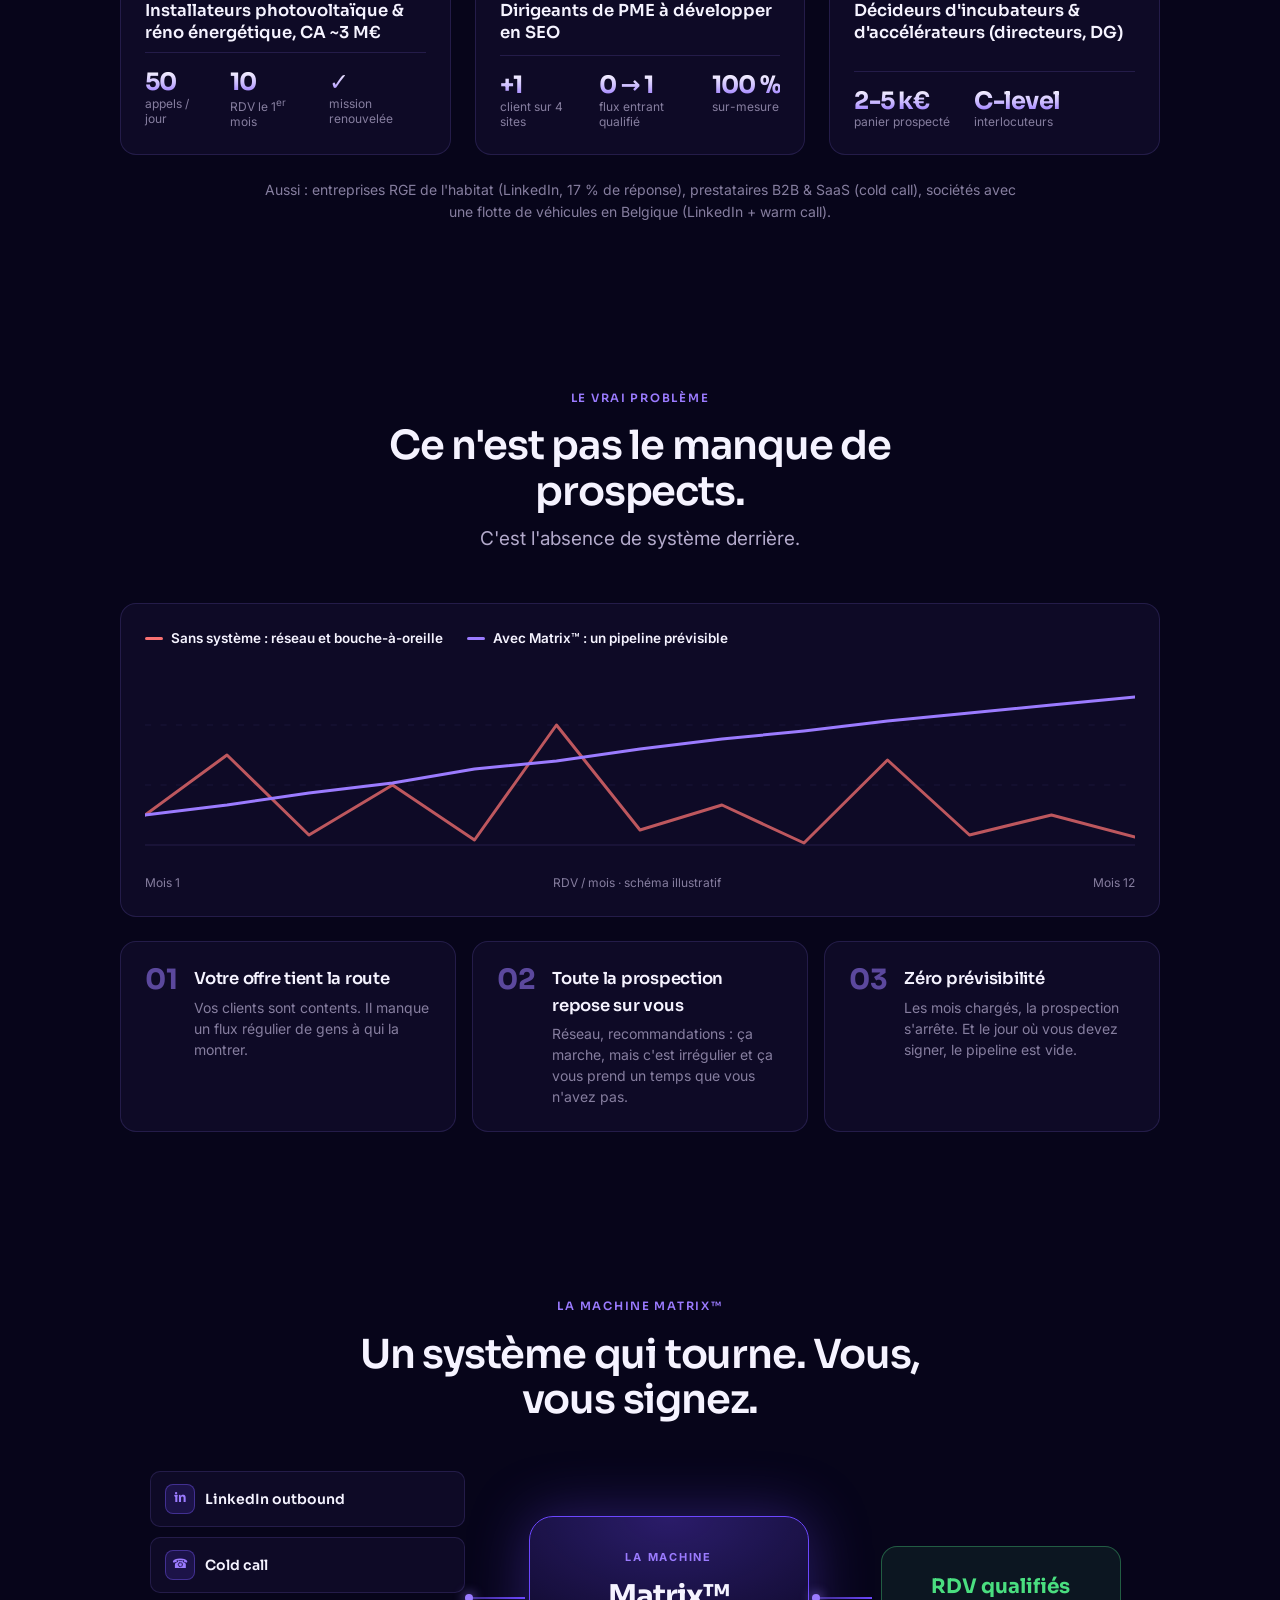
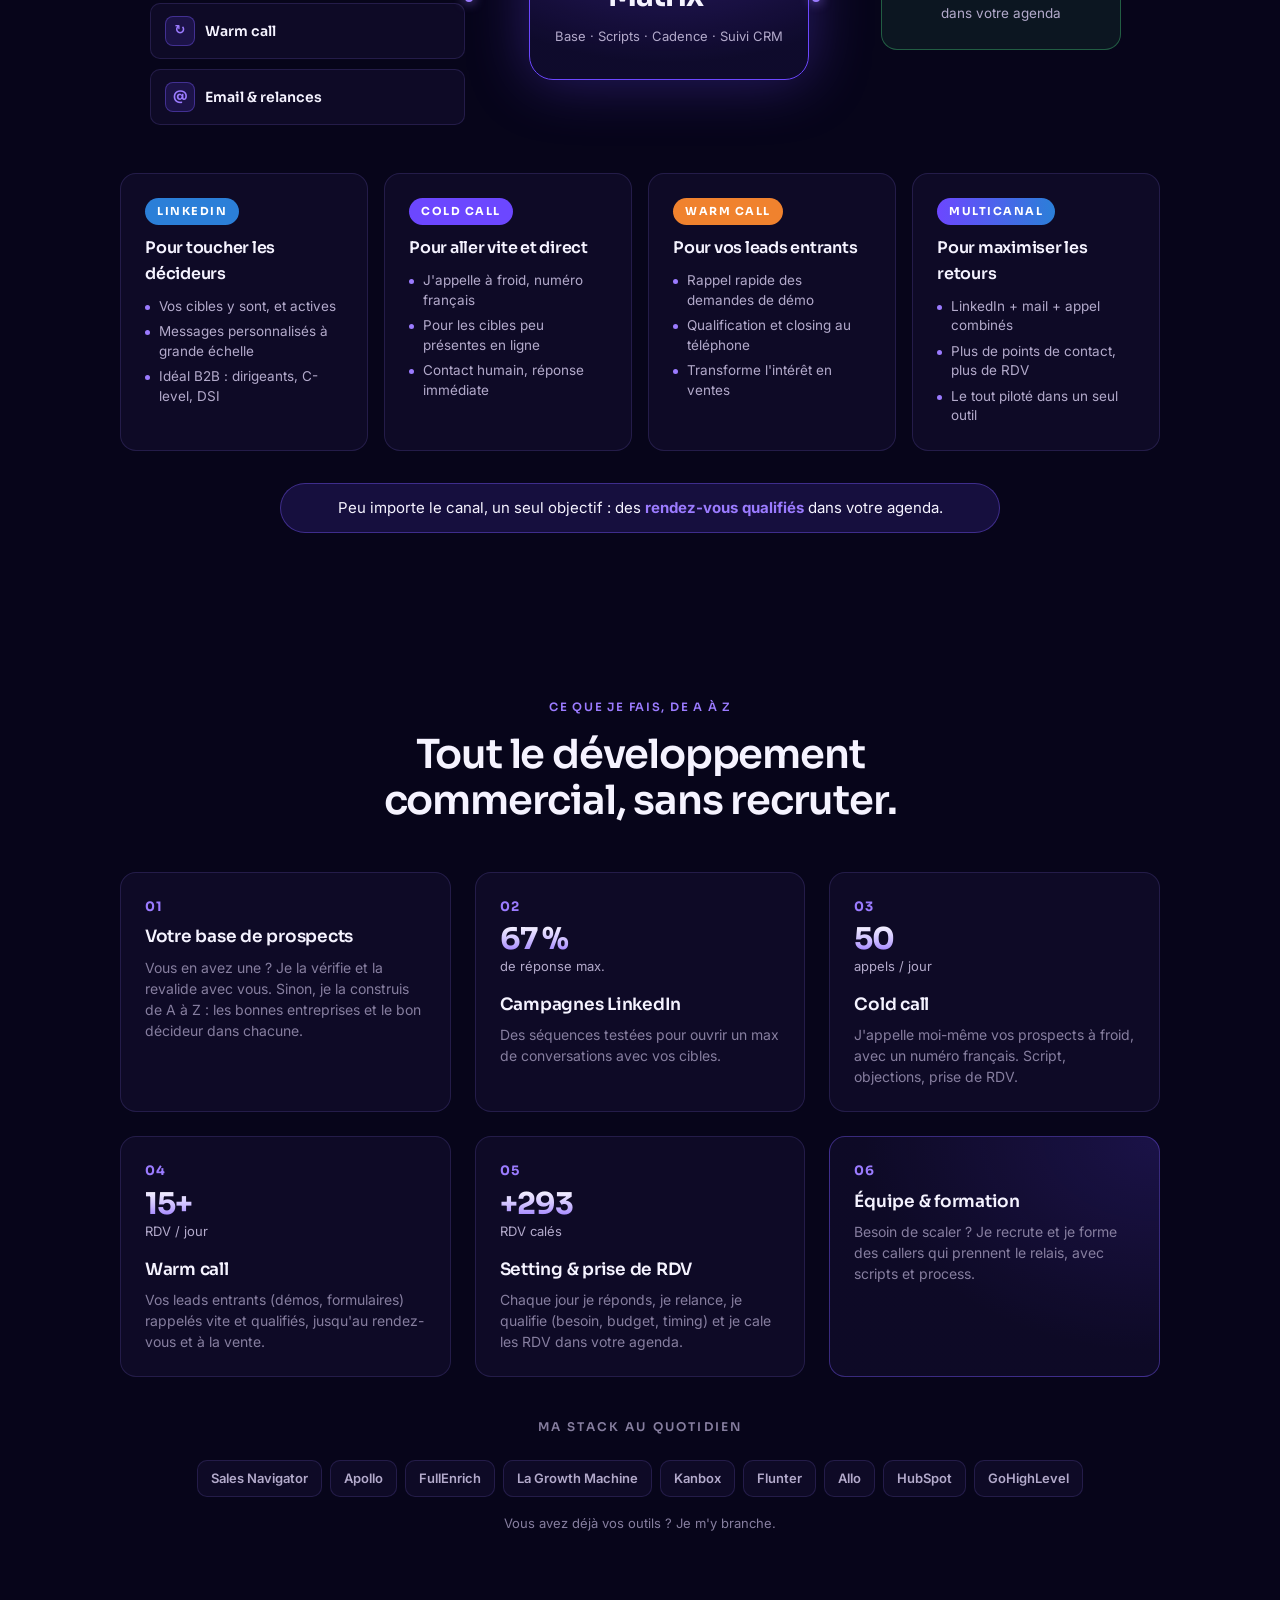
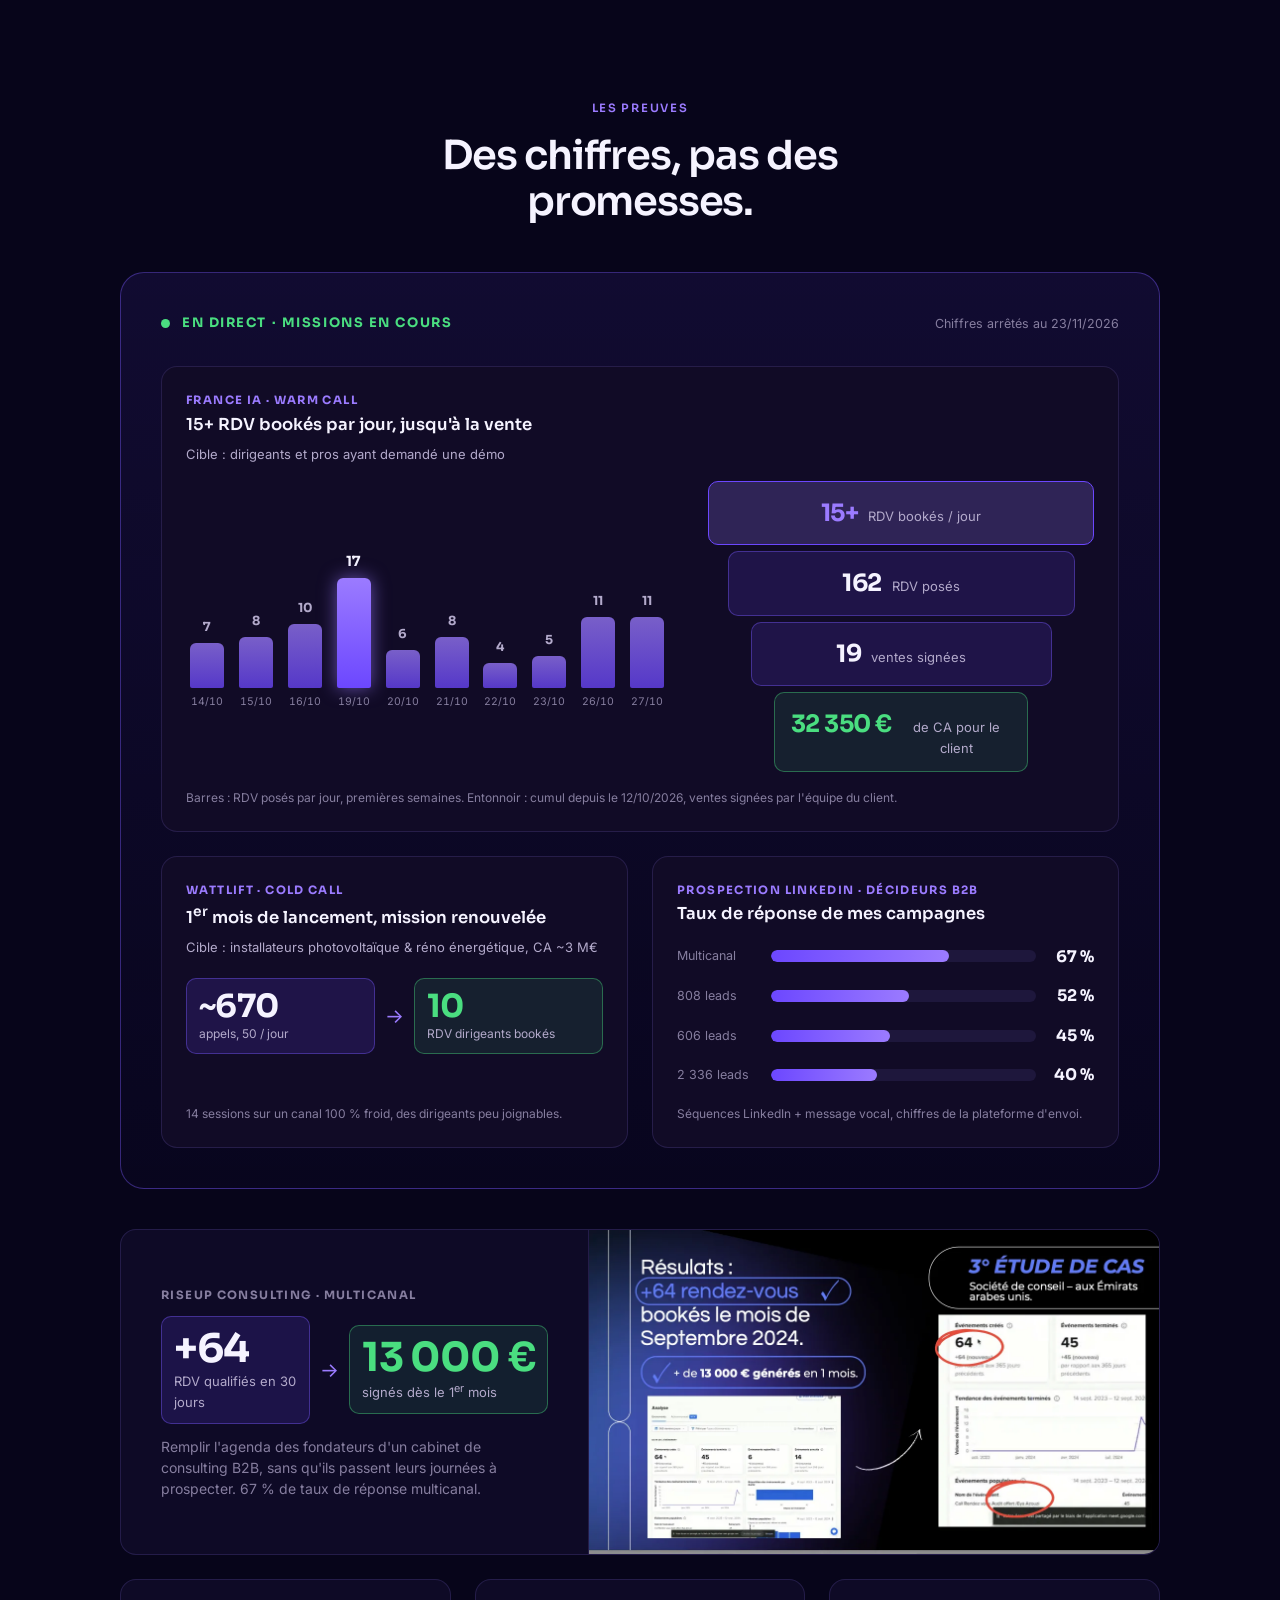
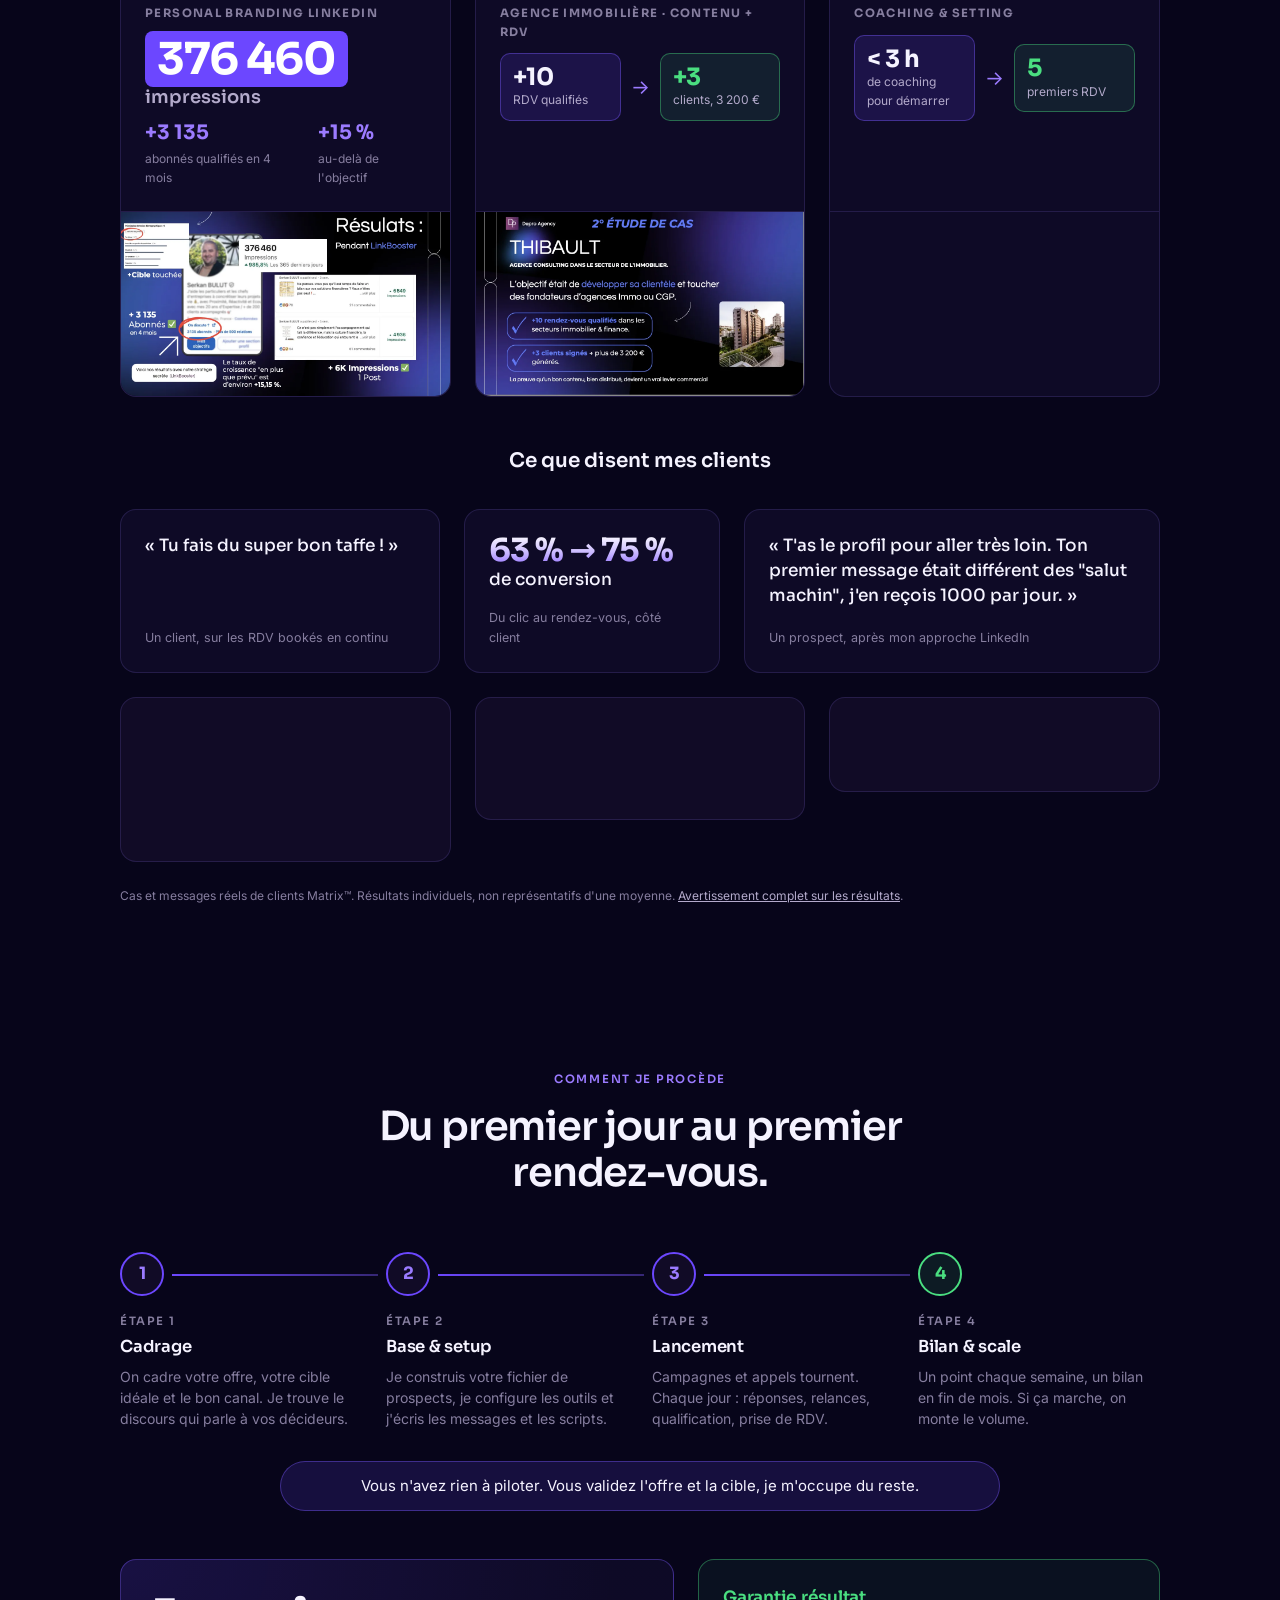
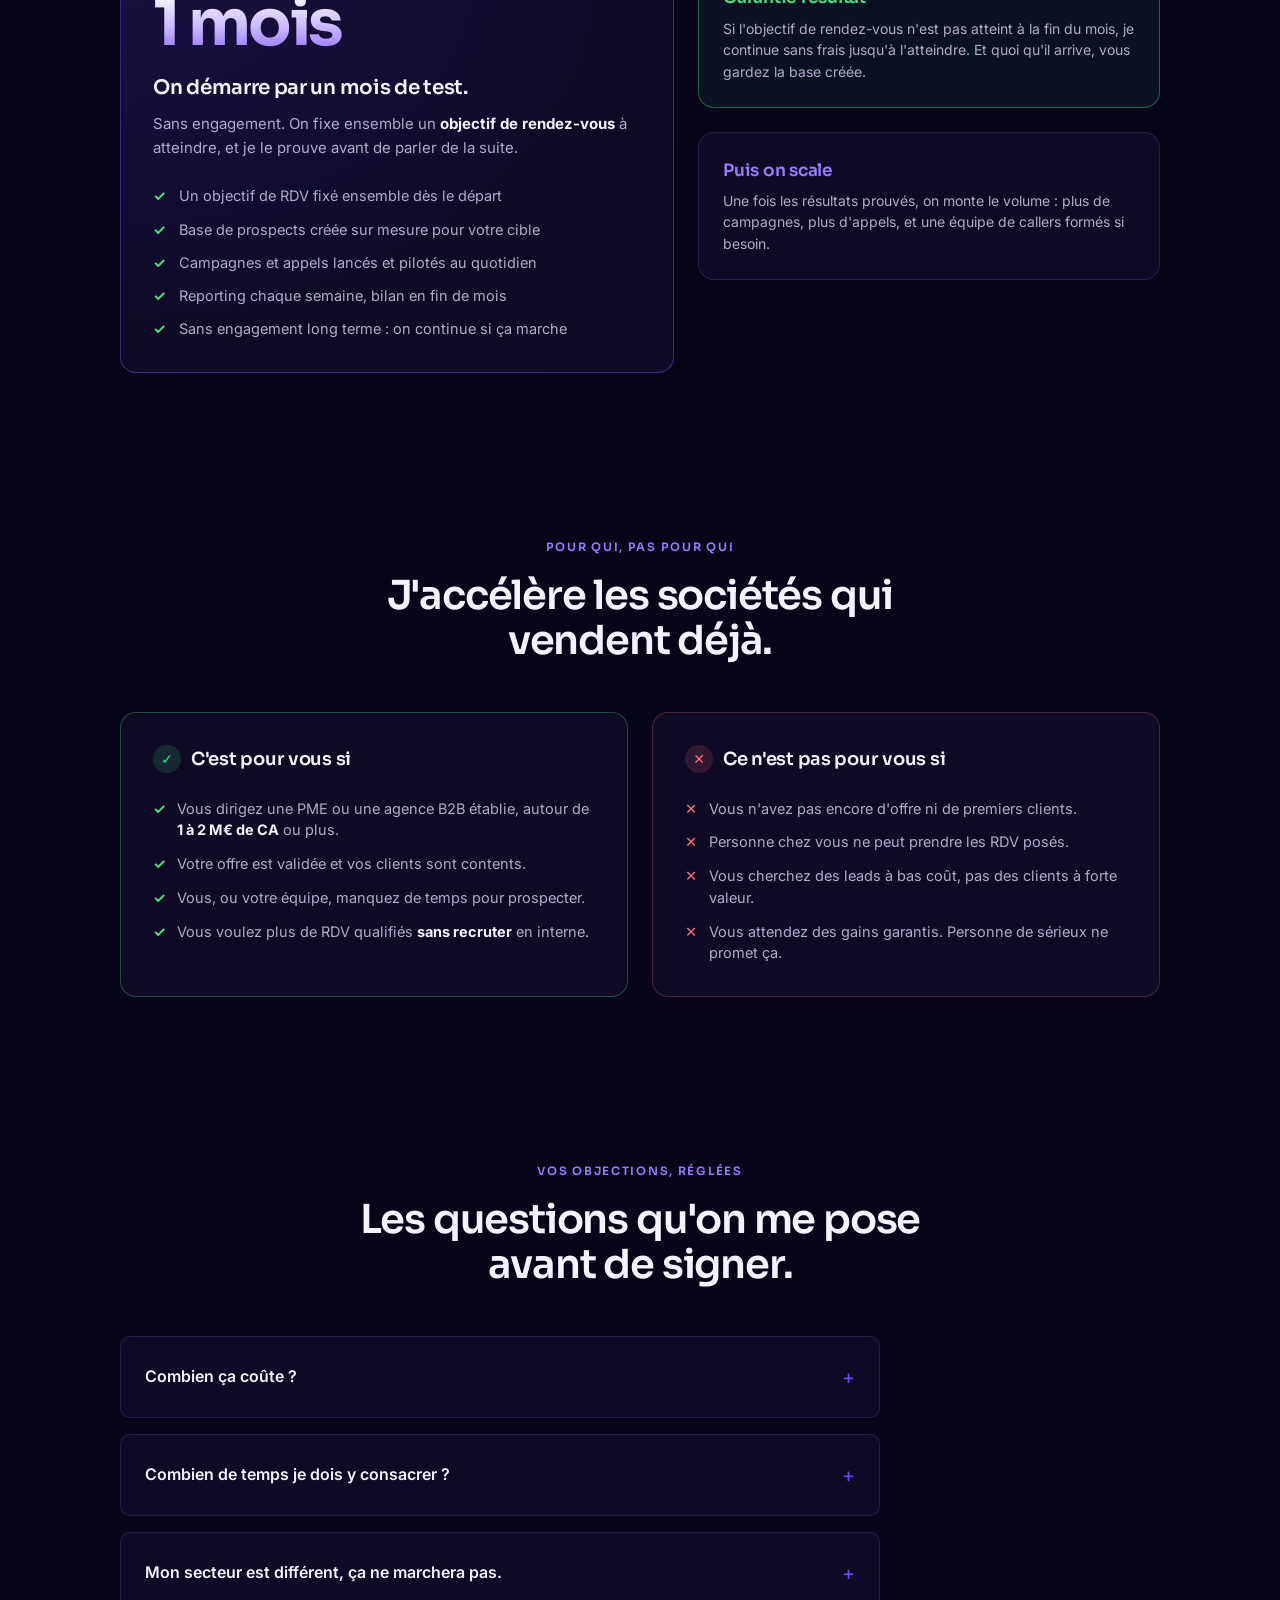
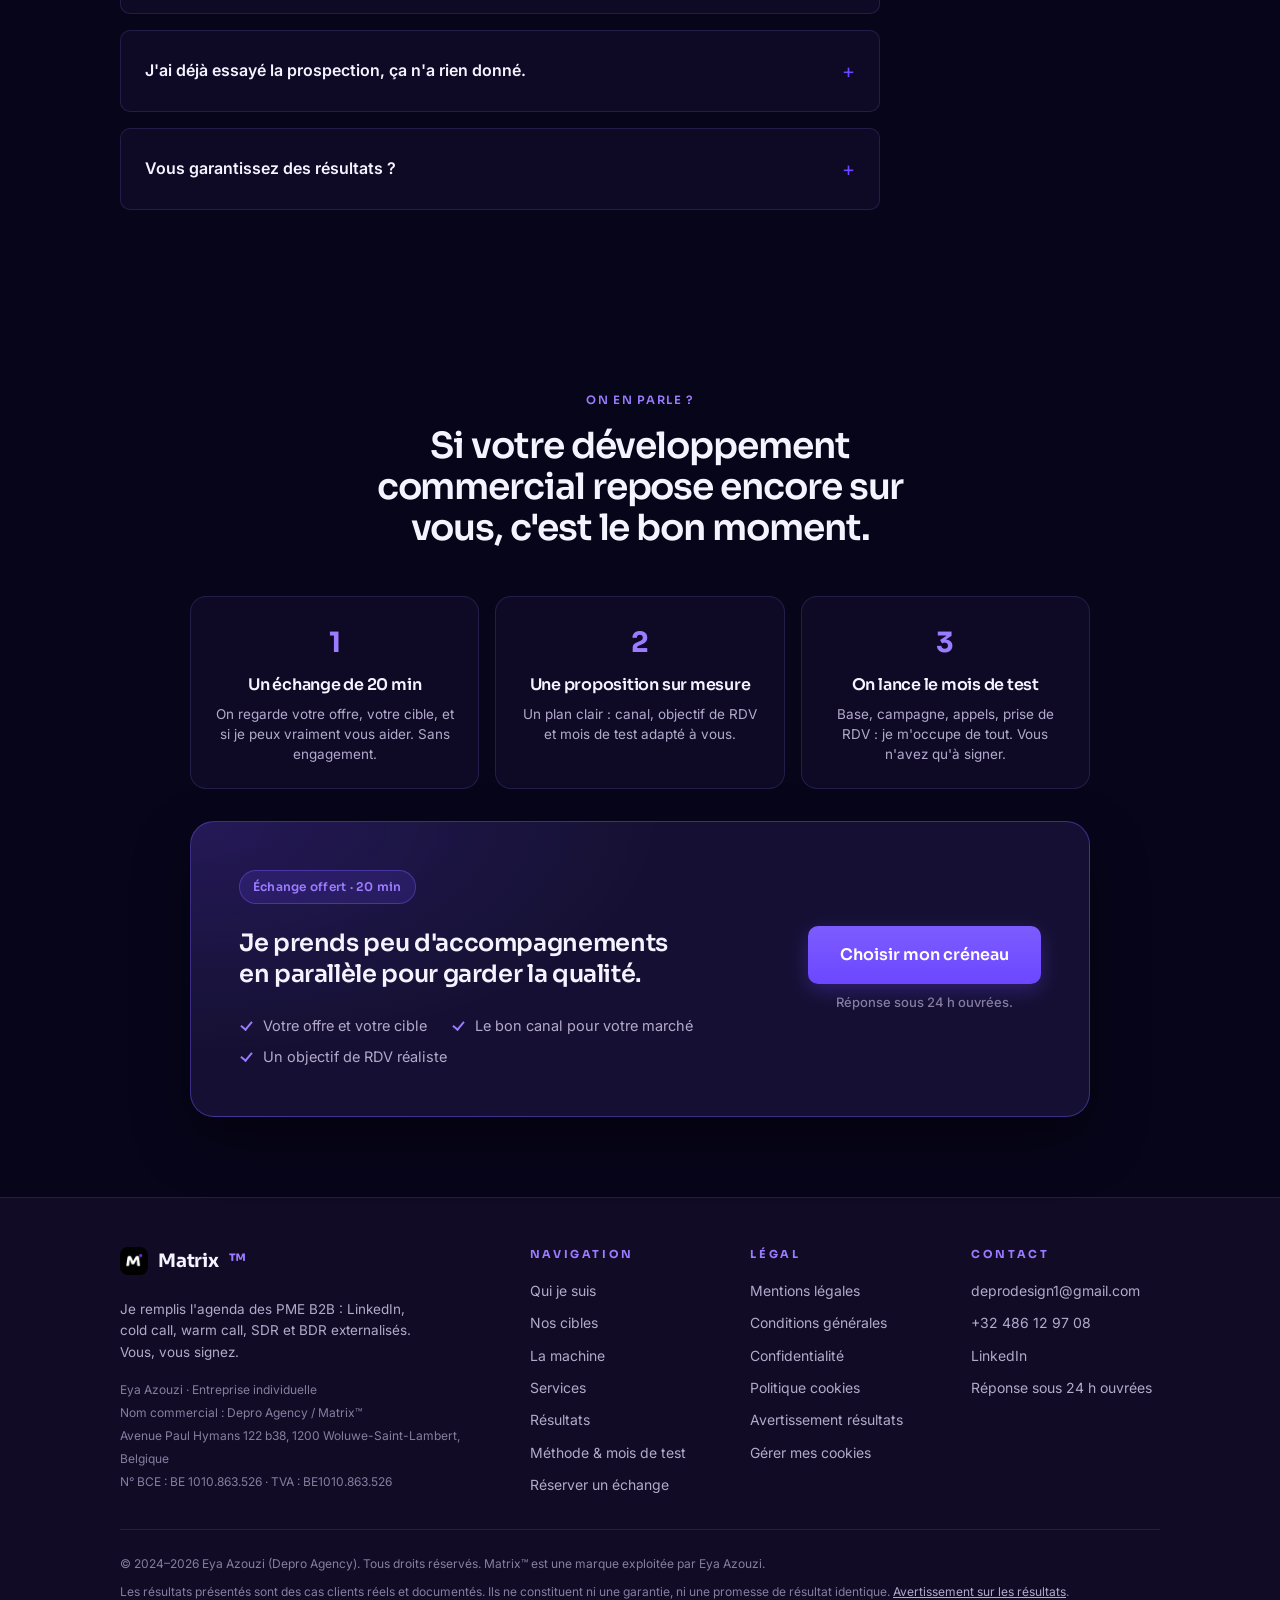
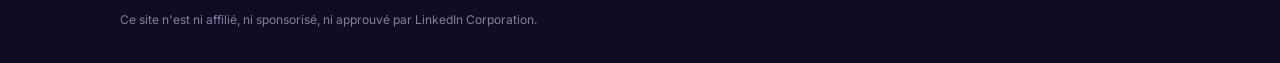
<file: site-matrix-V4/index.html>
<!DOCTYPE html>
<html lang="fr">
<head>
  <meta charset="UTF-8">
  <meta name="viewport" content="width=device-width, initial-scale=1.0">
  <meta name="robots" content="noindex, nofollow">

  <title>Site Matrix V4</title>
  <meta name="description" content="Matrix™ remplit l'agenda des PME B2B : LinkedIn, cold call, warm call, SDR et BDR externalisés. +412 000 € générés, +293 RDV qualifiés, 27 entreprises accompagnées.">
  
  <meta name="theme-color" content="#07051a">
  
  <link rel="icon" type="image/png" sizes="32x32" href="/site-matrix-V4/assets/img/favicon-32.png">
  <link rel="icon" type="image/png" sizes="512x512" href="/site-matrix-V4/assets/img/favicon-512.png">
  <link rel="apple-touch-icon" href="/site-matrix-V4/assets/img/apple-touch-icon.png">
  <link rel="preconnect" href="https://fonts.googleapis.com">
  <link rel="preconnect" href="https://fonts.gstatic.com" crossorigin>
  <link rel="preload" as="style" href="https://fonts.googleapis.com/css2?family=Sora:wght@500;600;700&family=Inter:wght@400;500;600&display=swap">
  <link rel="stylesheet" href="https://fonts.googleapis.com/css2?family=Sora:wght@500;600;700&family=Inter:wght@400;500;600&display=swap" media="print" onload="this.media='all'">
  <noscript><link rel="stylesheet" href="https://fonts.googleapis.com/css2?family=Sora:wght@500;600;700&family=Inter:wght@400;500;600&display=swap"></noscript>
  <link rel="preconnect" href="https://app.iclosed.io" crossorigin>
  <link rel="preload" as="image" href="/site-matrix-V4/assets/img/riseup.webp" fetchpriority="high">
  <!-- Open Graph -->
  <meta property="og:type" content="website">
  <meta property="og:site_name" content="Matrix™">
  <meta property="og:locale" content="fr_FR">
  <meta property="og:title" content="Matrix™ | Je remplis votre agenda de clients B2B">
  <meta property="og:description" content="Je remplis l'agenda des PME B2B : LinkedIn, cold call, warm call, SDR et BDR externalisés. Vous, vous signez.">
  <meta property="og:url" content="https://matrix-incubateur.be/">
  <meta property="og:image" content="https://matrix-incubateur.be/assets/img/og-image.png">
  <meta property="og:image:width" content="1200">
  <meta property="og:image:height" content="630">
  <meta name="twitter:card" content="summary_large_image">
  <meta name="twitter:title" content="Matrix™ | Je remplis votre agenda de clients B2B">
  <meta name="twitter:description" content="Je remplis l'agenda des PME B2B : LinkedIn, cold call, warm call, SDR et BDR externalisés. Vous, vous signez.">
  <meta name="twitter:image" content="https://matrix-incubateur.be/assets/img/og-image.png">
  <script type="application/ld+json">
  {
    "@context": "https://schema.org",
    "@type": "ProfessionalService",
    "name": "Matrix™",
    "description": "Accélérateur commercial B2B : je remplis l'agenda des PME de rendez-vous qualifiés via LinkedIn, cold call, warm call, SDR et BDR externalisés.",
    "url": "https://matrix-incubateur.be/",
    "email": "deprodesign1@gmail.com",
    "telephone": "+32486129708",
    "founder": { "@type": "Person", "name": "Eya Azouzi" },
    "address": {
      "@type": "PostalAddress",
      "streetAddress": "Avenue Paul Hymans 122 b38",
      "postalCode": "1200",
      "addressLocality": "Woluwe-Saint-Lambert",
      "addressCountry": "BE"
    },
    "vatID": "BE1010.863.526",
    "areaServed": "Europe",
    "sameAs": ["https://www.linkedin.com/in/dpagency-be/"]
  }
  </script>
  <link rel="stylesheet" href="/site-matrix-V4/assets/css/main.css?v=12">


  </head>
<body>
<a class="skip-link" href="#main">Aller au contenu</a>

  <header class="site-header">
    <div class="header-inner">
      <a class="brand" href="#" aria-label="Matrix, retour en haut">
        <img src="/site-matrix-V4/assets/img/matrix-logo.webp" alt="" width="26" height="26" decoding="async">
        Matrix<span>™</span>
      </a>
      <nav class="header-nav" aria-label="Navigation principale">
        <a href="#terrain">Qui je suis</a>
        <a href="#cibles">Cibles</a>
        <a href="#systeme">La machine</a>
        <a href="#preuves">Résultats</a>
        <a href="#demarrage">Méthode</a>
        <a href="#faq">FAQ</a>
      </nav>
      <div class="header-actions">
        <a class="btn btn-primary btn-sm header-cta" target="_blank" href="https://app.iclosed.io/e/matrix/matrix" rel="noopener">Réserver un échange</a>
        <button class="nav-toggle" id="nav-toggle" aria-label="Ouvrir le menu" aria-expanded="false" aria-controls="mobile-nav">
          <span></span><span></span><span></span>
        </button>
      </div>
    </div>
    <div class="scroll-progress"><span id="scroll-progress"></span></div>
    <nav class="mobile-nav" id="mobile-nav" aria-label="Navigation mobile">
      <a href="#terrain">Qui je suis</a>
        <a href="#cibles">Cibles</a>
      <a href="#systeme">La machine</a>
      <a href="#preuves">Résultats</a>
      <a href="#demarrage">Méthode</a>
      <a href="#faq">FAQ</a>
      <a class="btn btn-primary" target="_blank" href="https://app.iclosed.io/e/matrix/matrix" rel="noopener">Réserver un échange</a>
    </nav>
  </header>

  <main id="main">

    <!-- HERO -->
    <section class="hero" aria-label="Présentation">
      <div class="container">
        <div class="hero-center">
          <span class="eyebrow">Accélérateur commercial · PME B2B qui font déjà du chiffre</span>
          <h1>La machine qui a booké <em class="hero-num"><span class="plus">+</span><span class="count" data-target="64">64</span> RDV qualifiés</em> en 30 jours.</h1>
          <p class="hero-link"><span class="hl-from">64 RDV</span><span class="hl-arrow" aria-hidden="true">→</span><span class="hl-to">13 000 € signés dès le 1<sup>er</sup> mois</span></p>
          <p class="lead">Je remplis votre agenda de clients B2B. LinkedIn, cold call, warm call et bases qualifiées : je vais chercher vos décideurs, je les qualifie et je vous passe des rendez-vous. <strong>Vous, vous signez.</strong></p>
          <ul class="channels" aria-label="Canaux de la machine Matrix">
            <li>LinkedIn outbound</li><li>Cold call</li><li>Warm call</li><li>SDR externalisé</li><li>BDR externalisé</li>
          </ul>
          <div class="hero-cta-row">
            <a class="btn btn-primary btn-lg" target="_blank" href="https://app.iclosed.io/e/matrix/matrix" rel="noopener">Réserver un échange de 20 min</a>
          </div>
          <div class="hero-badges"><p class="hero-badge"><span aria-hidden="true">★</span> TOP 20 Favikon Belgium · catégorie Sales</p><p class="hero-badge hb-terrain"><span aria-hidden="true">●</span> Une humaine derrière la machine · Bruxelles ↔ Paris</p></div>
        </div>

        <div class="stats reveal" aria-label="Chiffres clés">
          <div class="stat"><strong><span class="plus">+</span><span class="count" data-target="412">412</span>k&nbsp;€</strong><span><b>de chiffre d'affaires</b> généré pour mes clients</span></div>
          <div class="stat"><strong><span class="plus">+</span><span class="count" data-target="293">293</span></strong><span><b>rendez-vous qualifiés</b> obtenus</span></div>
          <div class="stat"><strong><span class="count" data-target="27">27</span></strong><span><b>entreprises &amp; dirigeants</b> accompagnés</span></div>
          <div class="stat"><strong><span class="count" data-target="67">67</span>&nbsp;%</strong><span><b>meilleur taux de réponse</b> en prospection</span></div>
        </div>

        <div class="logos" aria-label="Ils m'ont fait confiance">
          <p class="logos-title">Ils m'ont fait confiance</p>
          <div class="logos-viewport">
            <ul class="logos-track">
              <li><img src="/site-matrix-V4/assets/img/logos/riseup.webp" alt="Riseup Consulting" width="102" height="24"></li>
              <li><img src="/site-matrix-V4/assets/img/logos/franceia.webp" alt="France IA" width="108" height="28"></li>
              <li><img src="/site-matrix-V4/assets/img/logos/wattlift.webp" alt="Wattlift" width="34" height="33" class="lg-sq"></li>
              <li><img src="/site-matrix-V4/assets/img/logos/landquire.webp" alt="LandQuire" width="112" height="32"></li>
              <li><img src="/site-matrix-V4/assets/img/logos/grind.webp" alt="Grind Agency" width="82" height="34"></li>
              <li><img src="/site-matrix-V4/assets/img/logos/inskip.webp" alt="Inskip Entrepreneurs" width="94" height="30"></li>
              <li><img src="/site-matrix-V4/assets/img/logos/nexum.webp" alt="Nexum Technologies" width="95" height="30"></li>
              <li><img src="/site-matrix-V4/assets/img/logos/helvo.webp" alt="Helvo" width="96" height="26"></li>
              <li><img src="/site-matrix-V4/assets/img/logos/lifedream.webp" alt="Life &amp; Dream ASBL" width="34" height="44" class="lg-sq"></li>
              <li aria-hidden="true"><img src="/site-matrix-V4/assets/img/logos/riseup.webp" alt="" width="102" height="24"></li>
              <li aria-hidden="true"><img src="/site-matrix-V4/assets/img/logos/franceia.webp" alt="" width="108" height="28"></li>
              <li aria-hidden="true"><img src="/site-matrix-V4/assets/img/logos/wattlift.webp" alt="" width="34" height="33" class="lg-sq"></li>
              <li aria-hidden="true"><img src="/site-matrix-V4/assets/img/logos/landquire.webp" alt="" width="112" height="32"></li>
              <li aria-hidden="true"><img src="/site-matrix-V4/assets/img/logos/grind.webp" alt="" width="82" height="34"></li>
              <li aria-hidden="true"><img src="/site-matrix-V4/assets/img/logos/inskip.webp" alt="" width="94" height="30"></li>
              <li aria-hidden="true"><img src="/site-matrix-V4/assets/img/logos/nexum.webp" alt="" width="95" height="30"></li>
              <li aria-hidden="true"><img src="/site-matrix-V4/assets/img/logos/helvo.webp" alt="" width="96" height="26"></li>
              <li aria-hidden="true"><img src="/site-matrix-V4/assets/img/logos/lifedream.webp" alt="" width="34" height="44" class="lg-sq"></li>
            </ul>
          </div>
        </div>
      </div>
    </section>

    <!-- SUR LE TERRAIN -->
    <section id="terrain" aria-label="Derrière la machine">
      <div class="container">
        <div class="founder reveal">
          <div class="founder-photo">
            <img src="/site-matrix-V4/assets/img/eya-azouzi.webp" alt="Eya Azouzi, fondatrice de Matrix" width="400" height="490" loading="lazy" decoding="async">
            <span class="founder-tag">Eya Azouzi · Fondatrice Matrix™</span>
          </div>
          <div class="founder-body">
            <span class="eyebrow">Derrière la machine</span>
            <h2>Il y a une humaine.</h2>
            <p class="founder-text">Matrix, ce sont des campagnes, des appels et des chiffres. Mais avant tout, c'est une relation. J'aime rencontrer mes clients, prendre un café, comprendre comment vous travaillez et ce qui vous fait avancer. Vous êtes à Paris demain ? Il y a de bonnes chances que j'y sois aussi. On est des humains avant d'être des KPI, et c'est comme ça que je travaille <b>avec vous</b>, pas juste pour vous.</p>
            <ul class="terrain-points">
              <li><span class="tp-ico" aria-hidden="true">☕</span><div><b>Un café plutôt qu'un énième mail</b><span>Quand on peut se voir, je ne m'en prive pas</span></div></li>
              <li><span class="tp-ico" aria-hidden="true">⌖</span><div><b>Entre Bruxelles et Paris</b><span>Si on est dans la même ville, on se croise</span></div></li>
              <li><span class="tp-ico" aria-hidden="true">↻</span><div><b>Un vrai lien, chaque semaine</b><span>Un point, un bilan, et quelqu'un qui décroche quand vous appelez</span></div></li>
            </ul>
            <div class="founder-kpis">
              <div><strong>+412 000 €</strong><span>de CA généré</span></div>
              <div><strong>27</strong><span>entreprises</span></div>
              <div><strong>+293</strong><span>RDV qualifiés</span></div>
              <div><strong>3 ans</strong><span>de prospection B2B</span></div>
            </div>
          </div>
        </div>
      </div>
      <div class="photo-band reveal" aria-label="Photos avec mes clients et sur le terrain">
        <ul class="photo-track">
          <li><img src="/site-matrix-V4/assets/img/terrain-1.webp" alt="Rendez-vous client en face à face" width="374" height="390"></li>
          <li><img src="/site-matrix-V4/assets/img/terrain-5.webp" alt="Rendez-vous chez CANAL+" width="374" height="390"></li>
          <li><img src="/site-matrix-V4/assets/img/terrain-2.webp" alt="Événement networking" width="374" height="390"></li>
          <li><img src="/site-matrix-V4/assets/img/terrain-4.webp" alt="Session d'appels en visio avec un client" width="374" height="390"></li>
          <li><img src="/site-matrix-V4/assets/img/terrain-3.webp" alt="Salon professionnel" width="374" height="390"></li>
          <li><img src="/site-matrix-V4/assets/img/terrain-6.webp" alt="Dîner d'affaires" width="374" height="390"></li>
          <li aria-hidden="true"><img src="/site-matrix-V4/assets/img/terrain-1.webp" alt="" width="374" height="390"></li>
          <li aria-hidden="true"><img src="/site-matrix-V4/assets/img/terrain-5.webp" alt="" width="374" height="390"></li>
          <li aria-hidden="true"><img src="/site-matrix-V4/assets/img/terrain-2.webp" alt="" width="374" height="390"></li>
          <li aria-hidden="true"><img src="/site-matrix-V4/assets/img/terrain-4.webp" alt="" width="374" height="390"></li>
          <li aria-hidden="true"><img src="/site-matrix-V4/assets/img/terrain-3.webp" alt="" width="374" height="390"></li>
          <li aria-hidden="true"><img src="/site-matrix-V4/assets/img/terrain-6.webp" alt="" width="374" height="390"></li>
        </ul>
      </div>
    </section>

    <!-- CIBLES -->
    <section id="cibles" aria-label="Les cibles déjà prospectées">
      <div class="container">
        <div class="section-head reveal">
          <span class="eyebrow">Ils vendent comme vous</span>
          <h2>Vos décideurs, je les ai sûrement déjà appelés.</h2>
          <p class="lead">Chaque client, sa cible. Voilà qui je vais chercher pour eux.</p>
        </div>

        <ul class="sector-cloud reveal" aria-label="Cibles déjà prospectées">
          <li>Dirigeants &amp; fondateurs B2B</li><li>Investisseurs privés</li><li>Installateurs solaire &amp; réno énergétique</li>
          <li>Dirigeants de PME</li><li>Incubateurs &amp; accélérateurs</li><li>Leads entrants &amp; démos</li>
          <li>Entreprises RGE habitat</li><li>Prestataires B2B &amp; SaaS</li><li>Flottes de véhicules</li><li>Pharmacies</li>
        </ul>

        <div class="icp-cards">
          <article class="card icp-card reveal">
            <div class="ic-head"><img src="/site-matrix-V4/assets/img/logos/riseup.webp" alt="Riseup Consulting" width="102" height="24" loading="lazy"><span class="ic-chan">Multicanal</span></div>
            <p class="ic-sector">Cabinet de consulting B2B · Dubaï</p>
            <p class="ic-label">Cible</p>
            <p class="ic-target">Dirigeants &amp; fondateurs d'entreprises B2B</p>
            <div class="ic-kpis">
              <div><strong>+64</strong><span>RDV en 30 jours</span></div>
              <div><strong>13 000 €</strong><span>signés le 1<sup>er</sup> mois</span></div>
              <div><strong>67 %</strong><span>de réponse</span></div>
            </div>
          </article>
          <article class="card icp-card reveal">
            <div class="ic-head"><img src="/site-matrix-V4/assets/img/logos/franceia.webp" alt="France IA" width="108" height="28" loading="lazy"><span class="ic-chan">Warm call</span></div>
            <p class="ic-sector">Solutions d'IA pour les entreprises</p>
            <p class="ic-label">Cible</p>
            <p class="ic-target">Dirigeants et pros ayant demandé une démo (leads entrants)</p>
            <div class="ic-kpis">
              <div><strong>162</strong><span>RDV posés</span></div>
              <div><strong>19</strong><span>ventes</span></div>
              <div><strong>32 350 €</strong><span>pour le client</span></div>
            </div>
          </article>
          <article class="card icp-card reveal">
            <div class="ic-head"><img src="/site-matrix-V4/assets/img/logos/landquire.webp" alt="LandQuire" width="112" height="32" loading="lazy"><span class="ic-chan">LinkedIn + setting</span></div>
            <p class="ic-sector">Investissement immobilier · Miami</p>
            <p class="ic-label">Cible</p>
            <p class="ic-target">Investisseurs privés, ticket moyen +100 000 $</p>
            <div class="ic-kpis">
              <div><strong>280 000 $</strong><span>signés</span></div>
              <div><strong>+7</strong><span>RDV en 2 semaines</span></div>
              <div><strong>45 %</strong><span>de réponse</span></div>
            </div>
          </article>
          <article class="card icp-card reveal">
            <div class="ic-head"><img src="/site-matrix-V4/assets/img/logos/wattlift.webp" alt="Wattlift" width="34" height="33" loading="lazy"><span class="ic-chan">Cold call</span></div>
            <p class="ic-sector">Acquisition pour le secteur énergie</p>
            <p class="ic-label">Cible</p>
            <p class="ic-target">Installateurs photovoltaïque &amp; réno énergétique, CA ~3 M€</p>
            <div class="ic-kpis">
              <div><strong>50</strong><span>appels / jour</span></div>
              <div><strong>10</strong><span>RDV le 1<sup>er</sup> mois</span></div>
              <div><strong>✓</strong><span>mission renouvelée</span></div>
            </div>
          </article>
          <article class="card icp-card reveal">
            <div class="ic-head"><img src="/site-matrix-V4/assets/img/logos/grind.webp" alt="Grind Agency" width="82" height="34" loading="lazy"><span class="ic-chan">LinkedIn</span></div>
            <p class="ic-sector">Agence SEO · Paris</p>
            <p class="ic-label">Cible</p>
            <p class="ic-target">Dirigeants de PME à développer en SEO</p>
            <div class="ic-kpis">
              <div><strong>+1</strong><span>client sur 4 sites</span></div>
              <div><strong>0 → 1</strong><span>flux entrant qualifié</span></div>
              <div><strong>100 %</strong><span>sur-mesure</span></div>
            </div>
          </article>
          <article class="card icp-card reveal">
            <div class="ic-head"><img src="/site-matrix-V4/assets/img/logos/inskip.webp" alt="Inskip Entrepreneurs" width="94" height="30" loading="lazy"><span class="ic-chan">Cold call</span></div>
            <p class="ic-sector">Conseil en stratégie &amp; accélération</p>
            <p class="ic-label">Cible</p>
            <p class="ic-target">Décideurs d'incubateurs &amp; d'accélérateurs (directeurs, DG)</p>
            <div class="ic-kpis">
              <div><strong>2-5 k€</strong><span>panier prospecté</span></div>
              <div><strong>C-level</strong><span>interlocuteurs</span></div>
            </div>
          </article>
        </div>
        <p class="ic-more reveal">Aussi : entreprises RGE de l'habitat (LinkedIn, 17 % de réponse), prestataires B2B &amp; SaaS (cold call), sociétés avec une flotte de véhicules en Belgique (LinkedIn + warm call).</p>
      </div>
    </section>

    <!-- LE PROBLÈME -->
    <section id="probleme" aria-label="Le problème">
      <div class="container">
        <div class="section-head reveal">
          <span class="eyebrow">Le vrai problème</span>
          <h2>Ce n'est pas le manque de prospects.</h2>
          <p class="lead">C'est l'absence de système derrière.</p>
        </div>

        <figure class="pipe-chart card reveal" aria-label="Schéma : RDV par mois, sans système puis avec un système">
          <div class="pipe-legend">
            <span class="lg lg-red">Sans système : réseau et bouche-à-oreille</span>
            <span class="lg lg-accent">Avec Matrix™ : un pipeline prévisible</span>
          </div>
          <svg viewBox="0 0 640 200" role="img" aria-hidden="true" preserveAspectRatio="none">
            <line x1="0" y1="180" x2="640" y2="180" class="ax"/>
            <line x1="0" y1="120" x2="640" y2="120" class="grid"/>
            <line x1="0" y1="60" x2="640" y2="60" class="grid"/>
            <polyline class="ln-red" points="0,150 53,90 106,170 160,120 213,175 266,60 320,165 373,140 426,178 480,95 533,170 586,150 640,172"/>
            <polyline class="ln-accent" points="0,150 53,140 106,128 160,118 213,104 266,96 320,84 373,74 426,66 480,56 533,48 586,40 640,32"/>
          </svg>
          <figcaption class="pipe-axis"><span>Mois 1</span><span>RDV / mois · schéma illustratif</span><span>Mois 12</span></figcaption>
        </figure>

        <div class="pain-grid">
          <article class="card pain reveal">
            <span class="pain-num">01</span>
            <div>
              <h3>Votre offre tient la route</h3>
              <p>Vos clients sont contents. Il manque un flux régulier de gens à qui la montrer.</p>
            </div>
          </article>
          <article class="card pain reveal">
            <span class="pain-num">02</span>
            <div>
              <h3>Toute la prospection repose sur vous</h3>
              <p>Réseau, recommandations : ça marche, mais c'est irrégulier et ça vous prend un temps que vous n'avez pas.</p>
            </div>
          </article>
          <article class="card pain reveal">
            <span class="pain-num">03</span>
            <div>
              <h3>Zéro prévisibilité</h3>
              <p>Les mois chargés, la prospection s'arrête. Et le jour où vous devez signer, le pipeline est vide.</p>
            </div>
          </article>
        </div>
      </div>
    </section>

    <!-- LA MACHINE -->
    <section id="systeme" aria-label="La machine Matrix">
      <div class="container">
        <div class="section-head reveal">
          <span class="eyebrow">La machine Matrix™</span>
          <h2>Un système qui tourne. Vous, vous signez.</h2>
        </div>
        <figure class="machine reveal" aria-label="Schéma : les canaux alimentent la machine Matrix, qui remplit votre agenda de RDV qualifiés">
          <ul class="m-inputs">
            <li><span class="m-ico" aria-hidden="true">in</span>LinkedIn outbound</li>
            <li><span class="m-ico" aria-hidden="true">☎</span>Cold call</li>
            <li><span class="m-ico" aria-hidden="true">↻</span>Warm call</li>
            <li><span class="m-ico" aria-hidden="true">@</span>Email &amp; relances</li>
          </ul>
          <div class="m-wire" aria-hidden="true"></div>
          <div class="m-core">
            <span class="m-core-tag">La machine</span>
            <strong>Matrix™</strong>
            <span class="m-core-sub">Base · Scripts · Cadence · Suivi CRM</span>
          </div>
          <div class="m-wire m-wire-out" aria-hidden="true"></div>
          <div class="m-out">
            <strong>RDV qualifiés</strong>
            <span>dans votre agenda</span>
          </div>
        </figure>

        <div class="chan-grid">
          <article class="card chan reveal">
            <span class="chan-tag ct-li">LinkedIn</span>
            <h3>Pour toucher les décideurs</h3>
            <ul><li>Vos cibles y sont, et actives</li><li>Messages personnalisés à grande échelle</li><li>Idéal B2B : dirigeants, C-level, DSI</li></ul>
          </article>
          <article class="card chan reveal">
            <span class="chan-tag ct-cold">Cold call</span>
            <h3>Pour aller vite et direct</h3>
            <ul><li>J'appelle à froid, numéro français</li><li>Pour les cibles peu présentes en ligne</li><li>Contact humain, réponse immédiate</li></ul>
          </article>
          <article class="card chan reveal">
            <span class="chan-tag ct-warm">Warm call</span>
            <h3>Pour vos leads entrants</h3>
            <ul><li>Rappel rapide des demandes de démo</li><li>Qualification et closing au téléphone</li><li>Transforme l'intérêt en ventes</li></ul>
          </article>
          <article class="card chan reveal">
            <span class="chan-tag ct-multi">Multicanal</span>
            <h3>Pour maximiser les retours</h3>
            <ul><li>LinkedIn + mail + appel combinés</li><li>Plus de points de contact, plus de RDV</li><li>Le tout piloté dans un seul outil</li></ul>
          </article>
        </div>
        <p class="pill-note reveal">Peu importe le canal, un seul objectif : des <b>rendez-vous qualifiés</b> dans votre agenda.</p>
      </div>
    </section>

    <!-- CE QUE JE FAIS -->
    <section id="offres" aria-label="Ce que je fais de A à Z">
      <div class="container">
        <div class="section-head reveal">
          <span class="eyebrow">Ce que je fais, de A à Z</span>
          <h2>Tout le développement commercial, sans recruter.</h2>
        </div>
        <div class="offer-grid">
          <article class="card offer reveal">
            <span class="offer-num">01</span>
            <h3>Votre base de prospects</h3>
            <p>Vous en avez une ? Je la vérifie et la revalide avec vous. Sinon, je la construis de A à Z : les bonnes entreprises et le bon décideur dans chacune.</p>
          </article>
          <article class="card offer reveal">
            <span class="offer-num">02</span>
            <span class="offer-kpi"><b>67 %</b> de réponse max.</span>
            <h3>Campagnes LinkedIn</h3>
            <p>Des séquences testées pour ouvrir un max de conversations avec vos cibles.</p>
          </article>
          <article class="card offer reveal">
            <span class="offer-num">03</span>
            <span class="offer-kpi"><b>50</b> appels / jour</span>
            <h3>Cold call</h3>
            <p>J'appelle moi-même vos prospects à froid, avec un numéro français. Script, objections, prise de RDV.</p>
          </article>
          <article class="card offer reveal">
            <span class="offer-num">04</span>
            <span class="offer-kpi"><b>15+</b> RDV / jour</span>
            <h3>Warm call</h3>
            <p>Vos leads entrants (démos, formulaires) rappelés vite et qualifiés, jusqu'au rendez-vous et à la vente.</p>
          </article>
          <article class="card offer reveal">
            <span class="offer-num">05</span>
            <span class="offer-kpi"><b>+293</b> RDV calés</span>
            <h3>Setting &amp; prise de RDV</h3>
            <p>Chaque jour je réponds, je relance, je qualifie (besoin, budget, timing) et je cale les RDV dans votre agenda.</p>
          </article>
          <article class="card offer offer-all reveal">
            <span class="offer-num">06</span>
            <h3>Équipe &amp; formation</h3>
            <p>Besoin de scaler ? Je recrute et je forme des callers qui prennent le relais, avec scripts et process.</p>
          </article>
        </div>
        <div class="stack reveal" aria-label="Outils utilisés">
          <p class="logos-title">Ma stack au quotidien</p>
          <ul>
            <li>Sales Navigator</li><li>Apollo</li><li>FullEnrich</li><li>La Growth Machine</li><li>Kanbox</li><li>Flunter</li><li>Allo</li><li>HubSpot</li><li>GoHighLevel</li>
          </ul>
          <p class="stack-note">Vous avez déjà vos outils ? Je m'y branche.</p>
        </div>
      </div>
    </section>

    <!-- PREUVES -->
    <section id="preuves" aria-label="Résultats clients">
      <div class="container">
        <div class="section-head reveal">
          <span class="eyebrow">Les preuves</span>
          <h2>Des chiffres, pas des promesses.</h2>
        </div>

        <div class="live reveal" aria-label="Résultats des missions en cours">
          <div class="live-head">
            <span class="live-dot" aria-hidden="true"></span>
            <span class="live-label">En direct · missions en cours</span>
            <span class="live-date">Chiffres arrêtés au 23/11/2026</span>
          </div>

          <div class="live-grid">
            <figure class="live-card live-wide">
              <figcaption>
                <span class="lc-sector">France IA · warm call</span>
                <strong>15+ RDV bookés par jour, jusqu'à la vente</strong>
                <span class="lc-icp">Cible : dirigeants et pros ayant demandé une démo</span>
              </figcaption>
              <div class="lw-row">
                <div class="bars" role="img" aria-label="RDV posés par jour en octobre : 7, 8, 10, 17, 6, 8, 4, 5, 11, 11">
                  <div class="bar" style="--v:7"><b>7</b><span>14/10</span></div>
                  <div class="bar" style="--v:8"><b>8</b><span>15/10</span></div>
                  <div class="bar" style="--v:10"><b>10</b><span>16/10</span></div>
                  <div class="bar bar-max" style="--v:17"><b>17</b><span>19/10</span></div>
                  <div class="bar" style="--v:6"><b>6</b><span>20/10</span></div>
                  <div class="bar" style="--v:8"><b>8</b><span>21/10</span></div>
                  <div class="bar" style="--v:4"><b>4</b><span>22/10</span></div>
                  <div class="bar" style="--v:5"><b>5</b><span>23/10</span></div>
                  <div class="bar" style="--v:11"><b>11</b><span>26/10</span></div>
                  <div class="bar" style="--v:11"><b>11</b><span>27/10</span></div>
                </div>
                <div class="funnel" role="img" aria-label="15 RDV et plus bookés par jour, 162 RDV posés, 19 ventes signées, 32 350 euros de chiffre d'affaires">
                  <div class="fn fn0"><strong>15+</strong><span>RDV bookés / jour</span></div>
                  <div class="fn fn1"><strong>162</strong><span>RDV posés</span></div>
                  <div class="fn fn2"><strong>19</strong><span>ventes signées</span></div>
                  <div class="fn fn3"><strong>32 350 €</strong><span>de CA pour le client</span></div>
                </div>
              </div>
              <p class="lc-note">Barres : RDV posés par jour, premières semaines. Entonnoir : cumul depuis le 12/10/2026, ventes signées par l'équipe du client.</p>
            </figure>

            <figure class="live-card">
              <figcaption>
                <span class="lc-sector">Wattlift · cold call</span>
                <strong>1<sup>er</sup> mois de lancement, mission renouvelée</strong>
                <span class="lc-icp">Cible : installateurs photovoltaïque &amp; réno énergétique, CA ~3 M€</span>
              </figcaption>
              <div class="mini-funnel mf-lg">
                <div class="mf-step"><strong>~670</strong><span>appels, 50 / jour</span></div>
                <span class="mf-arrow" aria-hidden="true">→</span>
                <div class="mf-step mf-win"><strong>10</strong><span>RDV dirigeants bookés</span></div>
              </div>
              <p class="lc-note">14 sessions sur un canal 100 % froid, des dirigeants peu joignables.</p>
            </figure>

            <figure class="live-card">
              <figcaption>
                <span class="lc-sector">Prospection LinkedIn · décideurs B2B</span>
                <strong>Taux de réponse de mes campagnes</strong>
              </figcaption>
              <div class="rates" role="img" aria-label="Taux de réponse : 67 % multicanal, 52 % sur 808 leads, 45 % sur 606 leads, 40 % sur 2 336 leads">
                <div class="rate" style="--p:67"><span class="rate-lbl">Multicanal</span><span class="rate-track"><span class="rate-fill"></span></span><b>67 %</b></div>
                <div class="rate" style="--p:52"><span class="rate-lbl">808 leads</span><span class="rate-track"><span class="rate-fill"></span></span><b>52 %</b></div>
                <div class="rate" style="--p:45"><span class="rate-lbl">606 leads</span><span class="rate-track"><span class="rate-fill"></span></span><b>45 %</b></div>
                <div class="rate" style="--p:40"><span class="rate-lbl">2 336 leads</span><span class="rate-track"><span class="rate-fill"></span></span><b>40 %</b></div>
              </div>
              <p class="lc-note">Séquences LinkedIn + message vocal, chiffres de la plateforme d'envoi.</p>
            </figure>
          </div>
        </div>

        <div class="proof-grid">
          <article class="card proof-card proof-feature reveal">
            <div class="proof-body">
              <span class="proof-sector">Riseup Consulting · multicanal</span>
              <div class="mini-funnel mf-xl" aria-label="64 RDV qualifiés en 30 jours, puis 13 000 euros signés">
                <div class="mf-step"><strong>+64</strong><span>RDV qualifiés en 30 jours</span></div>
                <span class="mf-arrow" aria-hidden="true">→</span>
                <div class="mf-step mf-win"><strong>13 000 €</strong><span>signés dès le 1<sup>er</sup> mois</span></div>
              </div>
              <p>Remplir l'agenda des fondateurs d'un cabinet de consulting B2B, sans qu'ils passent leurs journées à prospecter. 67 % de taux de réponse multicanal.</p>
            </div>
            <img src="/site-matrix-V4/assets/img/case-64rdv.webp" alt="Capture : 64 rendez-vous qualifiés bookés en 30 jours" width="1150" height="654" loading="lazy" decoding="async">
          </article>
          <article class="card proof-card reveal">
            <div class="proof-body">
              <span class="proof-sector">Personal branding LinkedIn</span>
              <p class="proof-big"><mark>376 460</mark> impressions</p>
              <div class="proof-metrics">
                <div><strong>+3 135</strong><span>abonnés qualifiés en 4 mois</span></div>
                <div><strong>+15 %</strong><span>au-delà de l'objectif</span></div>
              </div>
            </div>
            <img src="/site-matrix-V4/assets/img/case-serkan.webp" alt="Capture : 376 460 impressions LinkedIn" width="1150" height="640" loading="lazy" decoding="async">
          </article>
          <article class="card proof-card reveal">
            <div class="proof-body">
              <span class="proof-sector">Agence immobilière · contenu + RDV</span>
              <div class="mini-funnel" aria-label="10 RDV qualifiés, 3 clients signés, 3 200 euros générés">
                <div class="mf-step"><strong>+10</strong><span>RDV qualifiés</span></div>
                <span class="mf-arrow" aria-hidden="true">→</span>
                <div class="mf-step mf-win"><strong>+3</strong><span>clients, 3 200 €</span></div>
              </div>
            </div>
            <img src="/site-matrix-V4/assets/img/case-thibault.webp" alt="Capture : 10 RDV qualifiés, 3 clients signés" width="1150" height="650" loading="lazy" decoding="async">
          </article>
          <article class="card proof-card reveal">
            <div class="proof-body">
              <span class="proof-sector">Coaching &amp; setting</span>
              <div class="mini-funnel" aria-label="Moins de 3 heures de coaching, 5 premiers RDV">
                <div class="mf-step"><strong>&lt; 3 h</strong><span>de coaching pour démarrer</span></div>
                <span class="mf-arrow" aria-hidden="true">→</span>
                <div class="mf-step mf-win"><strong>5</strong><span>premiers RDV</span></div>
              </div>
            </div>
            <img src="/site-matrix-V4/assets/img/case-coaching-setting.webp" alt="Capture : premier rendez-vous ciblé après la première session" width="1150" height="642" loading="lazy" decoding="async">
          </article>
        </div>

        <div class="quotes">
          <p class="dm-title reveal">Ce que disent mes clients</p>
          <div class="quote-grid">
            <figure class="card quote reveal">
              <blockquote>« Tu fais du super bon taffe ! »</blockquote>
              <figcaption>Un client, sur les RDV bookés en continu</figcaption>
            </figure>
            <figure class="card quote quote-kpi reveal">
              <blockquote><b>63 % → 75 %</b> de conversion</blockquote>
              <figcaption>Du clic au rendez-vous, côté client</figcaption>
            </figure>
            <figure class="card quote reveal">
              <blockquote>« T'as le profil pour aller très loin. Ton premier message était différent des "salut machin", j'en reçois 1000 par jour. »</blockquote>
              <figcaption>Un prospect, après mon approche LinkedIn</figcaption>
            </figure>
          </div>
          <div class="dm-grid">
            <figure class="dm reveal"><img src="/site-matrix-V4/assets/img/retour-5.webp" width="1290" height="637" alt="Message reçu : un dirigeant demande à échanger" loading="lazy" decoding="async"></figure>
            <figure class="dm reveal"><img src="/site-matrix-V4/assets/img/retour-1.webp" width="1290" height="473" alt="Message reçu : félicitations pour l'engagement des publications" loading="lazy" decoding="async"></figure>
            <figure class="dm reveal"><img src="/site-matrix-V4/assets/img/retour-3.webp" width="1290" height="363" alt="Message reçu : question sur la croissance LinkedIn" loading="lazy" decoding="async"></figure>
          </div>
        </div>
        <p class="proof-disclaimer">Cas et messages réels de clients Matrix™. Résultats individuels, non représentatifs d'une moyenne. <a href="https://matrix-incubateur.be/legal/avertissement-resultats">Avertissement complet sur les résultats</a>.</p>
      </div>
    </section>

    <!-- COMMENT JE PROCÈDE -->
    <section id="demarrage" aria-label="Comment je procède">
      <div class="container">
        <div class="section-head reveal">
          <span class="eyebrow">Comment je procède</span>
          <h2>Du premier jour au premier rendez-vous.</h2>
        </div>
        <ol class="flow reveal">
          <li class="flow-step">
            <span class="flow-node" aria-hidden="true">1</span>
            <span class="phase-tag">Étape 1</span>
            <h3>Cadrage</h3>
            <p>On cadre votre offre, votre cible idéale et le bon canal. Je trouve le discours qui parle à vos décideurs.</p>
          </li>
          <li class="flow-step">
            <span class="flow-node" aria-hidden="true">2</span>
            <span class="phase-tag">Étape 2</span>
            <h3>Base &amp; setup</h3>
            <p>Je construis votre fichier de prospects, je configure les outils et j'écris les messages et les scripts.</p>
          </li>
          <li class="flow-step">
            <span class="flow-node" aria-hidden="true">3</span>
            <span class="phase-tag">Étape 3</span>
            <h3>Lancement</h3>
            <p>Campagnes et appels tournent. Chaque jour : réponses, relances, qualification, prise de RDV.</p>
          </li>
          <li class="flow-step flow-out">
            <span class="flow-node flow-node-out" aria-hidden="true">4</span>
            <span class="phase-tag">Étape 4</span>
            <h3>Bilan &amp; scale</h3>
            <p>Un point chaque semaine, un bilan en fin de mois. Si ça marche, on monte le volume.</p>
          </li>
        </ol>
        <p class="pill-note reveal">Vous n'avez rien à piloter. Vous validez l'offre et la cible, je m'occupe du reste.</p>

        <div class="test-grid">
          <div class="card test-main reveal">
            <span class="test-big">1 mois</span>
            <h3>On démarre par un mois de test.</h3>
            <p>Sans engagement. On fixe ensemble un <b>objectif de rendez-vous</b> à atteindre, et je le prouve avant de parler de la suite.</p>
            <ul class="checks">
              <li>Un objectif de RDV fixé ensemble dès le départ</li>
              <li>Base de prospects créée sur mesure pour votre cible</li>
              <li>Campagnes et appels lancés et pilotés au quotidien</li>
              <li>Reporting chaque semaine, bilan en fin de mois</li>
              <li>Sans engagement long terme : on continue si ça marche</li>
            </ul>
          </div>
          <div class="test-side">
            <div class="card test-guarantee reveal">
              <h3>Garantie résultat</h3>
              <p>Si l'objectif de rendez-vous n'est pas atteint à la fin du mois, je continue sans frais jusqu'à l'atteindre. Et quoi qu'il arrive, vous gardez la base créée.</p>
            </div>
            <div class="card test-scale reveal">
              <h3>Puis on scale</h3>
              <p>Une fois les résultats prouvés, on monte le volume : plus de campagnes, plus d'appels, et une équipe de callers formés si besoin.</p>
            </div>
          </div>
        </div>
      </div>
    </section>

    <!-- POUR QUI -->
    <section id="pour-qui" aria-label="Pour qui">
      <div class="container">
        <div class="section-head reveal">
          <span class="eyebrow">Pour qui, pas pour qui</span>
          <h2>J'accélère les sociétés qui vendent déjà.</h2>
        </div>
        <div class="icp-grid">
          <div class="card icp-col icp-yes reveal">
            <h3><span class="icp-mark" aria-hidden="true">✓</span>C'est pour vous si</h3>
            <ul>
              <li>Vous dirigez une PME ou une agence B2B établie, autour de <b>1 à 2 M€ de CA</b> ou plus.</li>
              <li>Votre offre est validée et vos clients sont contents.</li>
              <li>Vous, ou votre équipe, manquez de temps pour prospecter.</li>
              <li>Vous voulez plus de RDV qualifiés <b>sans recruter</b> en interne.</li>
            </ul>
          </div>
          <div class="card icp-col icp-no reveal">
            <h3><span class="icp-mark" aria-hidden="true">✕</span>Ce n'est pas pour vous si</h3>
            <ul>
              <li>Vous n'avez pas encore d'offre ni de premiers clients.</li>
              <li>Personne chez vous ne peut prendre les RDV posés.</li>
              <li>Vous cherchez des leads à bas coût, pas des clients à forte valeur.</li>
              <li>Vous attendez des gains garantis. Personne de sérieux ne promet ça.</li>
            </ul>
          </div>
        </div>
      </div>
    </section>

    <!-- FAQ -->
    <section id="faq" aria-label="Questions fréquentes">
      <div class="container">
        <div class="section-head reveal">
          <span class="eyebrow">Vos objections, réglées</span>
          <h2>Les questions qu'on me pose avant de signer.</h2>
        </div>
        <div class="faq reveal">
          <details>
            <summary>Combien ça coûte ?</summary>
            <p class="faq-a">Le tarif dépend des canaux et du volume (jours d'appels, campagnes). Après l'échange de 20 minutes, je vous envoie une proposition claire : canal, objectif de RDV et mois de test adapté à vous.</p>
          </details>
          <details>
            <summary>Combien de temps je dois y consacrer ?</summary>
            <p class="faq-a">Très peu. Vous validez l'offre et la cible, je m'occupe du reste : base, messages, appels, relances, reporting. Vous prenez les RDV qualifiés et vous signez.</p>
          </details>
          <details>
            <summary>Mon secteur est différent, ça ne marchera pas.</summary>
            <p class="faq-a">Consulting, investissement immobilier, énergie, IA, SEO, conseil, habitat, SaaS : des cibles très différentes, des dirigeants peu joignables aux investisseurs à +100 000 $. Ce qui compte, c'est une offre validée et un client avec du budget.</p>
          </details>
          <details>
            <summary>J'ai déjà essayé la prospection, ça n'a rien donné.</summary>
            <p class="faq-a">Prospecter sans système, c'est la norme, et c'est ce qui ne marche pas. Ici : une base propre, une cible définie, plusieurs canaux en cadence et un suivi de chaque conversation.</p>
          </details>
          <details>
            <summary>Vous garantissez des résultats ?</summary>
            <p class="faq-a">On fixe un objectif de rendez-vous ensemble pour le mois de test. S'il n'est pas atteint, je continue sans frais jusqu'à l'atteindre. Le cadre exact est fixé dans la proposition et nos <a href="https://matrix-incubateur.be/legal/conditions-generales">conditions générales</a>.</p>
          </details>
        </div>
      </div>
    </section>

    <!-- RÉSERVATION -->
    <section id="reserver" aria-label="Réserver un échange">
      <div class="container">
        <div class="section-head section-head-center reveal">
          <span class="eyebrow eyebrow-center">On en parle ?</span>
          <h2>Si votre développement commercial repose encore sur vous, c'est le bon moment.</h2>
        </div>
        <ol class="cta-steps reveal">
          <li><span>1</span><h3>Un échange de 20 min</h3><p>On regarde votre offre, votre cible, et si je peux vraiment vous aider. Sans engagement.</p></li>
          <li><span>2</span><h3>Une proposition sur mesure</h3><p>Un plan clair : canal, objectif de RDV et mois de test adapté à vous.</p></li>
          <li><span>3</span><h3>On lance le mois de test</h3><p>Base, campagne, appels, prise de RDV : je m'occupe de tout. Vous n'avez qu'à signer.</p></li>
        </ol>
        <div class="book-card reveal">
          <div class="book-card-main">
            <span class="book-card-badge">Échange offert · 20 min</span>
            <h3 class="book-card-title">Je prends peu d'accompagnements en parallèle pour garder la qualité.</h3>
            <ul class="book-card-points">
              <li>Votre offre et votre cible</li>
              <li>Le bon canal pour votre marché</li>
              <li>Un objectif de RDV réaliste</li>
            </ul>
          </div>
          <div class="book-card-action">
            <a class="btn btn-primary btn-lg" target="_blank" href="https://app.iclosed.io/e/matrix/matrix" rel="noopener">Choisir mon créneau</a>
            <p class="book-note">Réponse sous 24 h ouvrées.</p>
          </div>
        </div>
      </div>
    </section>
  </main>


  <!-- MODALE DE RÉSERVATION -->
  <div class="book-modal" id="book-modal" role="dialog" aria-modal="true" aria-label="Réserver un appel stratégique" hidden>
    <div class="book-modal-backdrop" data-book-close></div>
    <div class="book-modal-card">
      <div class="book-modal-head">
        <span class="book-modal-title">Réservez votre échange</span>
        <button class="book-modal-close" id="book-modal-close" aria-label="Fermer">&times;</button>
      </div>
      <div class="book-modal-frame">
        <iframe title="Réserver un appel stratégique Matrix™" data-src="https://app.iclosed.io/e/matrix/matrix"></iframe>
      </div>
    </div>
  </div>

  <!-- STICKY CTA (mobile permanent + desktop après scroll) -->
  <div class="sticky-cta" id="sticky-cta">
    <div class="sticky-cta-inner">
      <p class="sticky-cta-text">Peu d'accompagnements en parallèle</p>
      <a class="btn btn-primary" target="_blank" href="https://app.iclosed.io/e/matrix/matrix" rel="noopener">Réserver un échange</a>
    </div>
  </div>

  <!-- COOKIE BANNER -->
  <div class="cookie-banner" id="cookie-banner" role="dialog" aria-modal="false" aria-label="Gestion des cookies">
    <p><strong>Cookies.</strong> Ce site utilise des cookies pour fonctionner et, avec votre accord, mesurer l'audience. <a href="https://matrix-incubateur.be/legal/politique-cookies">Politique cookies</a></p>
    <div class="cookie-actions">
      <button class="btn btn-ghost btn-sm" data-cookie="refused">Refuser tout</button>
      <button class="btn btn-primary btn-sm" data-cookie="accepted">Accepter tout</button>
    </div>
  </div>

  <!-- FOOTER -->
  <footer class="site-footer">
    <div class="container">
      <div class="footer-grid">
        <div>
          <a class="brand" href="#">
            <img src="/site-matrix-V4/assets/img/matrix-logo.webp" alt="" width="26" height="26" loading="lazy" decoding="async">
            Matrix<span>™</span>
          </a>
          <p class="footer-tagline">Je remplis l'agenda des PME B2B : LinkedIn, cold call, warm call, SDR et BDR externalisés. Vous, vous signez.</p>
          <p class="footer-legal-id">
            Eya Azouzi · Entreprise individuelle<br>
            Nom commercial : Depro Agency / Matrix™<br>
            Avenue Paul Hymans 122 b38, 1200 Woluwe-Saint-Lambert, Belgique<br>
            N° BCE : BE 1010.863.526 · TVA : BE1010.863.526
          </p>
        </div>
        <nav class="footer-col" aria-label="Navigation pied de page">
          <p class="footer-title">Navigation</p>
          <ul>
            <li><a href="#terrain">Qui je suis</a></li>
            <li><a href="#cibles">Nos cibles</a></li>
            <li><a href="#systeme">La machine</a></li>
            <li><a href="#offres">Services</a></li>
            <li><a href="#preuves">Résultats</a></li>
            <li><a href="#demarrage">Méthode &amp; mois de test</a></li>
            <li><a href="#reserver">Réserver un échange</a></li>
          </ul>
        </nav>
        <nav class="footer-col" aria-label="Informations légales">
          <p class="footer-title">Légal</p>
          <ul>
            <li><a href="https://matrix-incubateur.be/legal/mentions-legales">Mentions légales</a></li>
            <li><a href="https://matrix-incubateur.be/legal/conditions-generales">Conditions générales</a></li>
            <li><a href="https://matrix-incubateur.be/legal/politique-de-confidentialite">Confidentialité</a></li>
            <li><a href="https://matrix-incubateur.be/legal/politique-cookies">Politique cookies</a></li>
            <li><a href="https://matrix-incubateur.be/legal/avertissement-resultats">Avertissement résultats</a></li>
            <li><button class="footer-cookie-btn" id="manage-cookies">Gérer mes cookies</button></li>
          </ul>
        </nav>
        <div class="footer-col">
          <p class="footer-title">Contact</p>
          <ul>
            <li><a href="mailto:deprodesign1@gmail.com">deprodesign1@gmail.com</a></li>
            <li><a href="tel:+32486129708">+32 486 12 97 08</a></li>
            <li><a href="https://www.linkedin.com/in/dpagency-be/" rel="noopener noreferrer" target="_blank">LinkedIn</a></li>
            <li>Réponse sous 24 h ouvrées</li>
          </ul>
        </div>
      </div>
      <div class="footer-bottom">
        <p>© 2024–<span id="footer-year">2026</span> Eya Azouzi (Depro Agency). Tous droits réservés. Matrix™ est une marque exploitée par Eya Azouzi.</p>
        <p>Les résultats présentés sont des cas clients réels et documentés. Ils ne constituent ni une garantie, ni une promesse de résultat identique. <a href="https://matrix-incubateur.be/legal/avertissement-resultats">Avertissement sur les résultats</a>.</p>
        <p>Ce site n'est ni affilié, ni sponsorisé, ni approuvé par LinkedIn Corporation.</p>
      </div>
    </div>
  </footer>

  <script src="/site-matrix-V4/assets/js/main.js?v=11" defer></script>

</body>
</html>
</file>
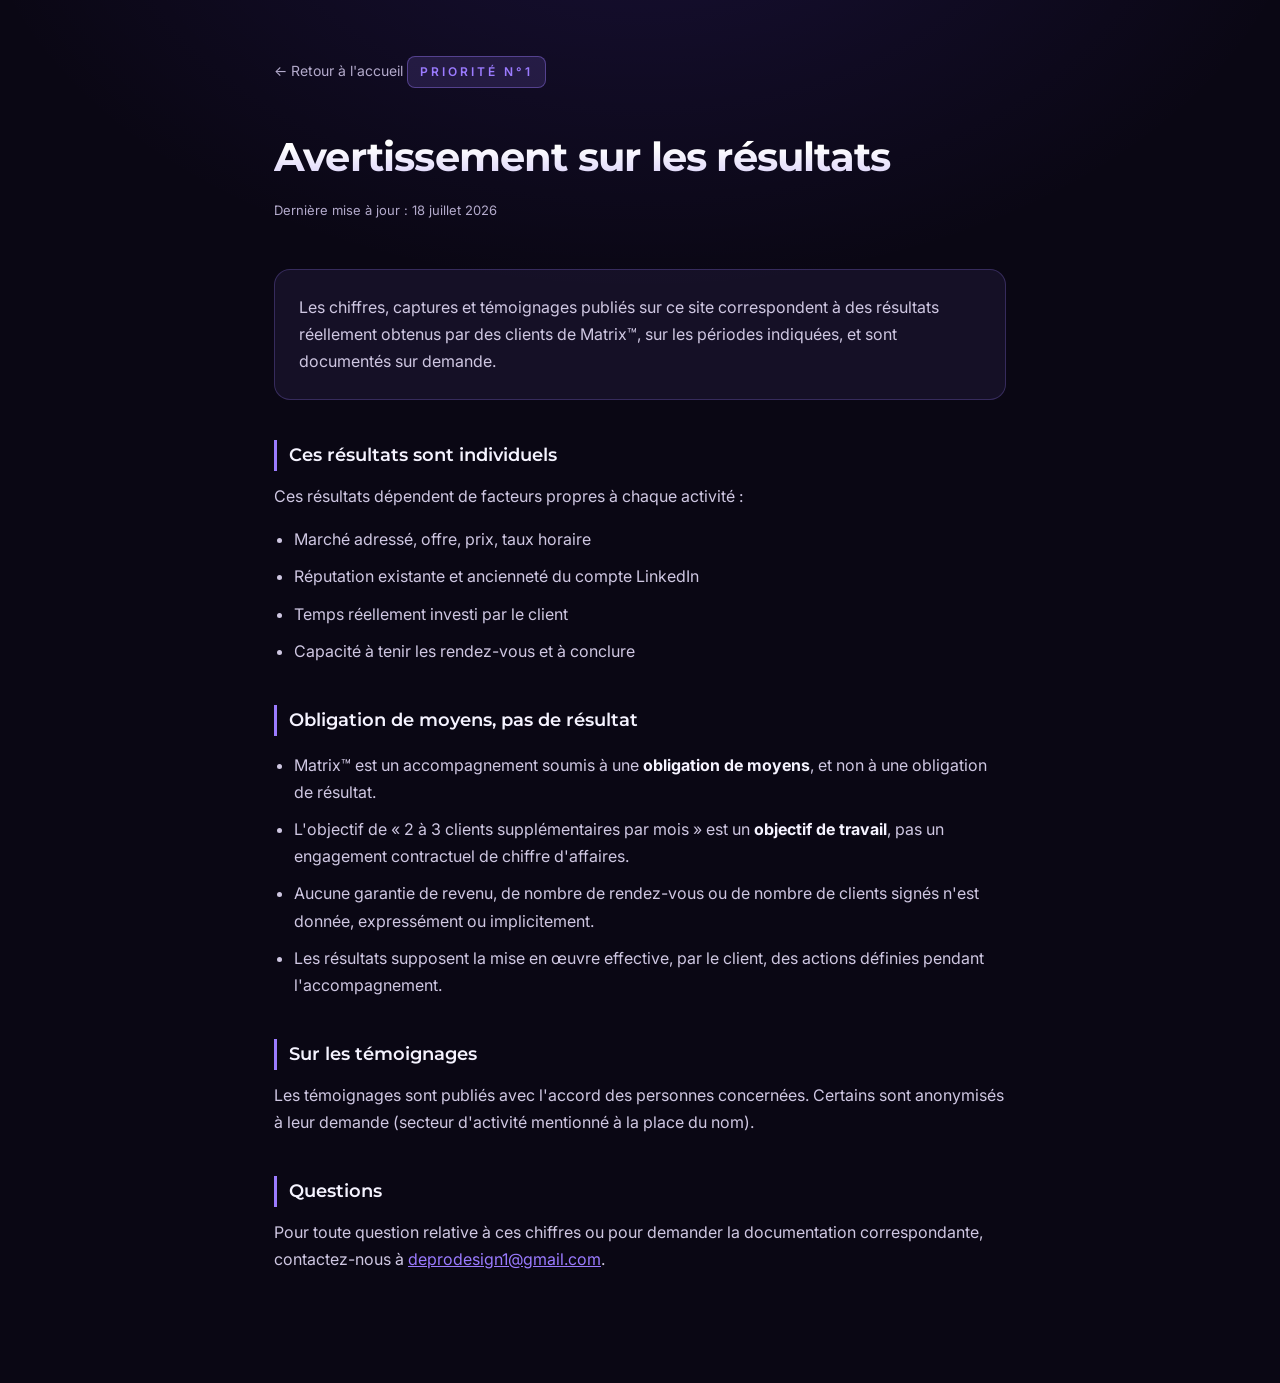
<file: avertissement-resultats.html>
<!DOCTYPE html>
<html lang="fr">
<head>
  <meta charset="UTF-8">
  <meta name="viewport" content="width=device-width, initial-scale=1.0">
  <link rel="icon" type="image/png" sizes="32x32" href="/favicon-32.png">
  <meta name="theme-color" content="#0a0714">
  <link rel="preconnect" href="https://fonts.googleapis.com">
  <link rel="preconnect" href="https://fonts.gstatic.com" crossorigin>
  <link rel="stylesheet" href="https://fonts.googleapis.com/css2?family=Montserrat:wght@700;800&family=Inter:wght@400;500;600&display=swap">

  <title>Avertissement sur les résultats | Matrix™</title>
  <style>
    :root { --accent: #9b7bff; --muted: #b3aacb; --fg: #f5f3ff; }
    * { box-sizing: border-box; }
    body {
      margin: 0;
      background:
        radial-gradient(ellipse 85% 50% at 50% -10%, rgba(108, 71, 255, 0.14), transparent 62%),
        #0a0714;
      color: var(--fg);
      font-family: "Inter", system-ui, sans-serif;
      -webkit-font-smoothing: antialiased;
      line-height: 1.7;
    }
    .page {
      max-width: 780px;
      margin: 0 auto;
      padding: 56px 24px 96px;
    }
    .back {
      display: inline-flex;
      align-items: center;
      gap: 6px;
      color: var(--muted);
      text-decoration: none;
      font-size: 14px;
      margin-bottom: 40px;
      transition: color 0.2s;
    }
    .back:hover { color: var(--fg); }
    .tag {
      display: inline-block;
      background: rgba(155, 123, 255, 0.15);
      border: 1px solid rgba(155, 123, 255, 0.4);
      color: var(--accent);
      font-size: 12px;
      font-weight: 600;
      letter-spacing: 0.25em;
      text-transform: uppercase;
      border-radius: 8px;
      padding: 5px 12px;
      margin-bottom: 20px;
    }
    h1 {
      font-size: clamp(28px, 4vw, 40px);
      font-weight: 700;
      margin: 0 0 8px;
      letter-spacing: -0.02em;
    }
    .updated { color: var(--muted); font-size: 13px; margin: 0 0 48px; }
    h2 {
      font-size: 18px;
      font-weight: 600;
      margin: 40px 0 12px;
      border-left: 3px solid var(--accent);
      padding-left: 12px;
    }
    p { color: #cfc7e2; margin: 0 0 14px; }
    ul { color: #cfc7e2; padding-left: 20px; }
    ul li { margin-bottom: 10px; }
    strong { color: var(--fg); }
    a { color: var(--accent); }
    .notice-box {
      background: rgba(155, 123, 255, 0.08);
      border: 1px solid rgba(155, 123, 255, 0.25);
      border-radius: 16px;
      padding: 24px;
      margin: 32px 0;
    }
    .notice-box p { margin: 0; }
    h1, h2 { font-family: "Montserrat", system-ui, sans-serif; }
    h1 {
      background: linear-gradient(180deg, #ffffff 35%, #cabdf5);
      -webkit-background-clip: text;
      background-clip: text;
      color: transparent;
    }
  </style>
</head>
<body>
  <div class="page">
    <a class="back" href="index.html">← Retour à l'accueil</a>

    <div class="tag">Priorité n°1</div>
    <h1>Avertissement sur les résultats</h1>
    <p class="updated">Dernière mise à jour : 18 juillet 2026</p>

    <div class="notice-box">
      <p>Les chiffres, captures et témoignages publiés sur ce site correspondent à des résultats réellement obtenus par des clients de Matrix™, sur les périodes indiquées, et sont documentés sur demande.</p>
    </div>

    <h2>Ces résultats sont individuels</h2>
    <p>Ces résultats dépendent de facteurs propres à chaque activité :</p>
    <ul>
      <li>Marché adressé, offre, prix, taux horaire</li>
      <li>Réputation existante et ancienneté du compte LinkedIn</li>
      <li>Temps réellement investi par le client</li>
      <li>Capacité à tenir les rendez-vous et à conclure</li>
    </ul>

    <h2>Obligation de moyens, pas de résultat</h2>
    <ul>
      <li>Matrix™ est un accompagnement soumis à une <strong>obligation de moyens</strong>, et non à une obligation de résultat.</li>
      <li>L'objectif de « 2 à 3 clients supplémentaires par mois » est un <strong>objectif de travail</strong>, pas un engagement contractuel de chiffre d'affaires.</li>
      <li>Aucune garantie de revenu, de nombre de rendez-vous ou de nombre de clients signés n'est donnée, expressément ou implicitement.</li>
      <li>Les résultats supposent la mise en œuvre effective, par le client, des actions définies pendant l'accompagnement.</li>
    </ul>

    <h2>Sur les témoignages</h2>
    <p>Les témoignages sont publiés avec l'accord des personnes concernées. Certains sont anonymisés à leur demande (secteur d'activité mentionné à la place du nom).</p>

    <h2>Questions</h2>
    <p>Pour toute question relative à ces chiffres ou pour demander la documentation correspondante, contactez-nous à <a href="mailto:deprodesign1@gmail.com">deprodesign1@gmail.com</a>.</p>
  </div>
</body>
</html>
</file>
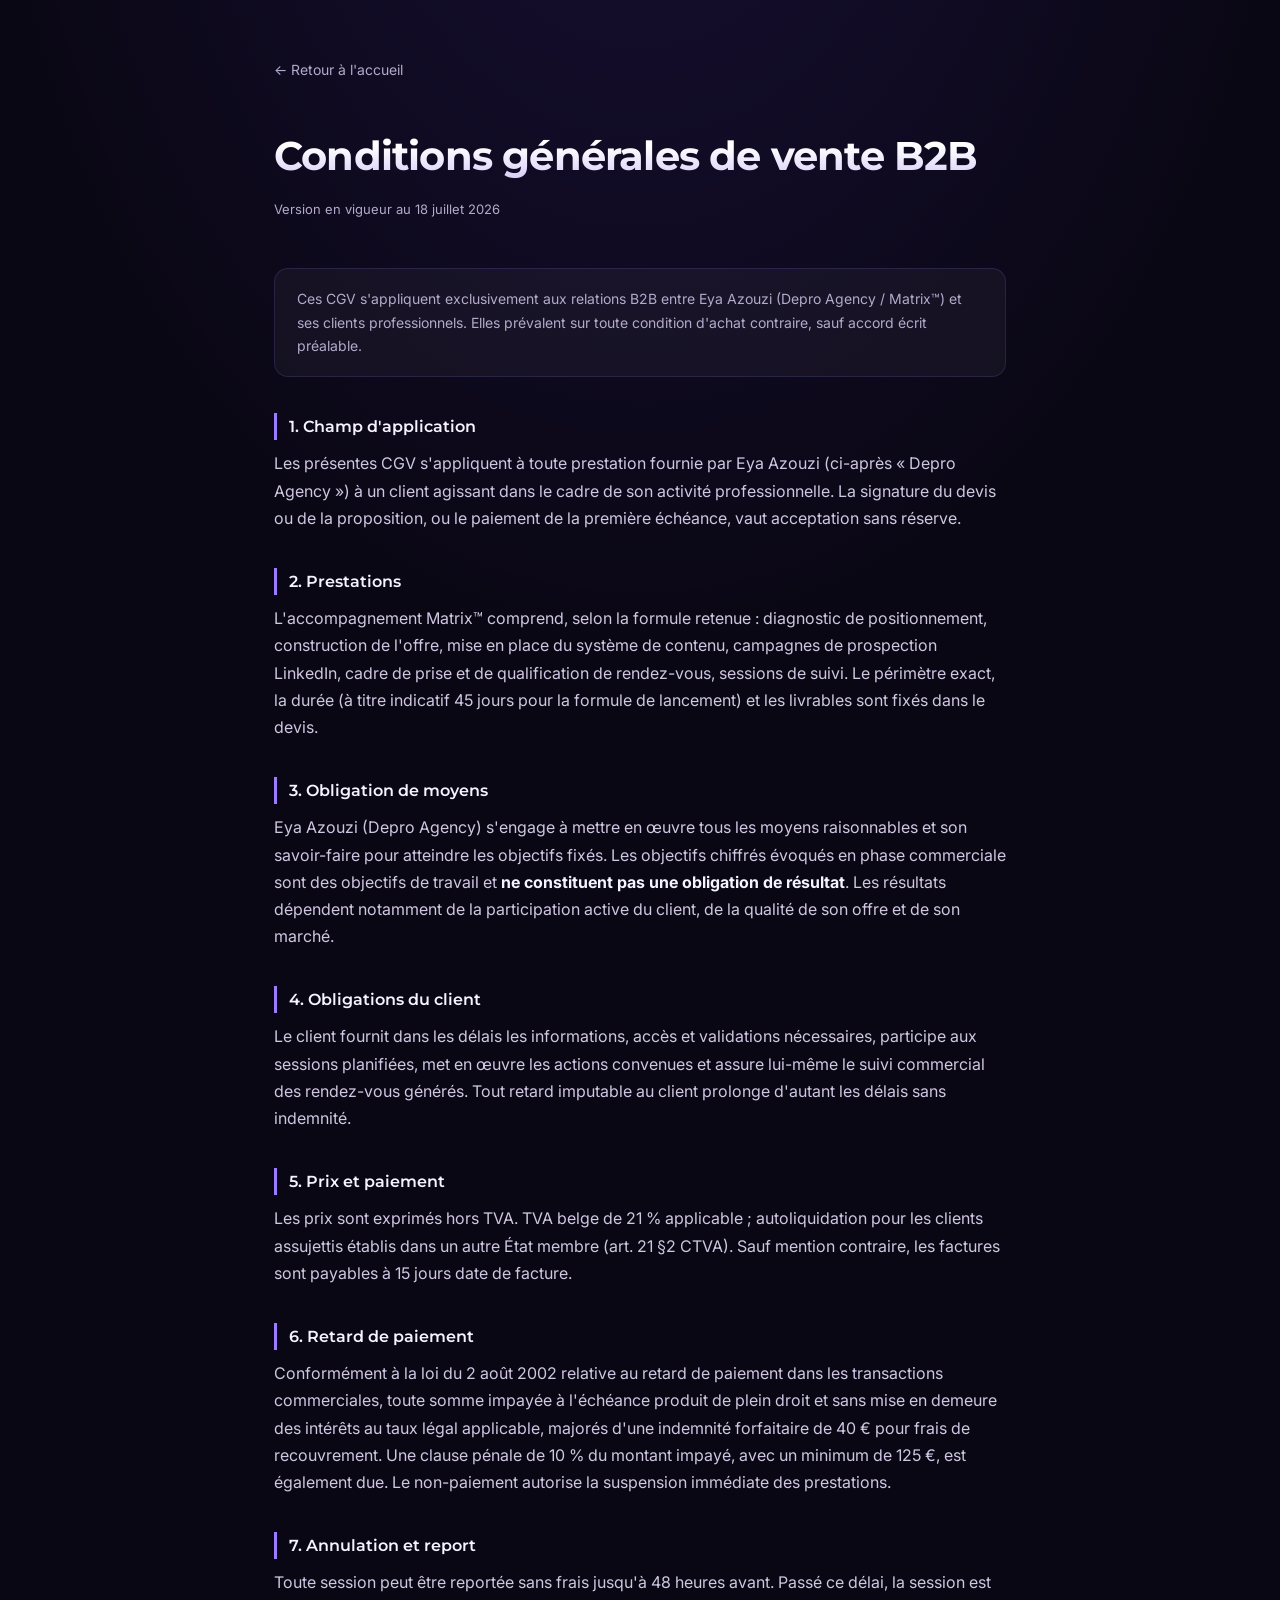
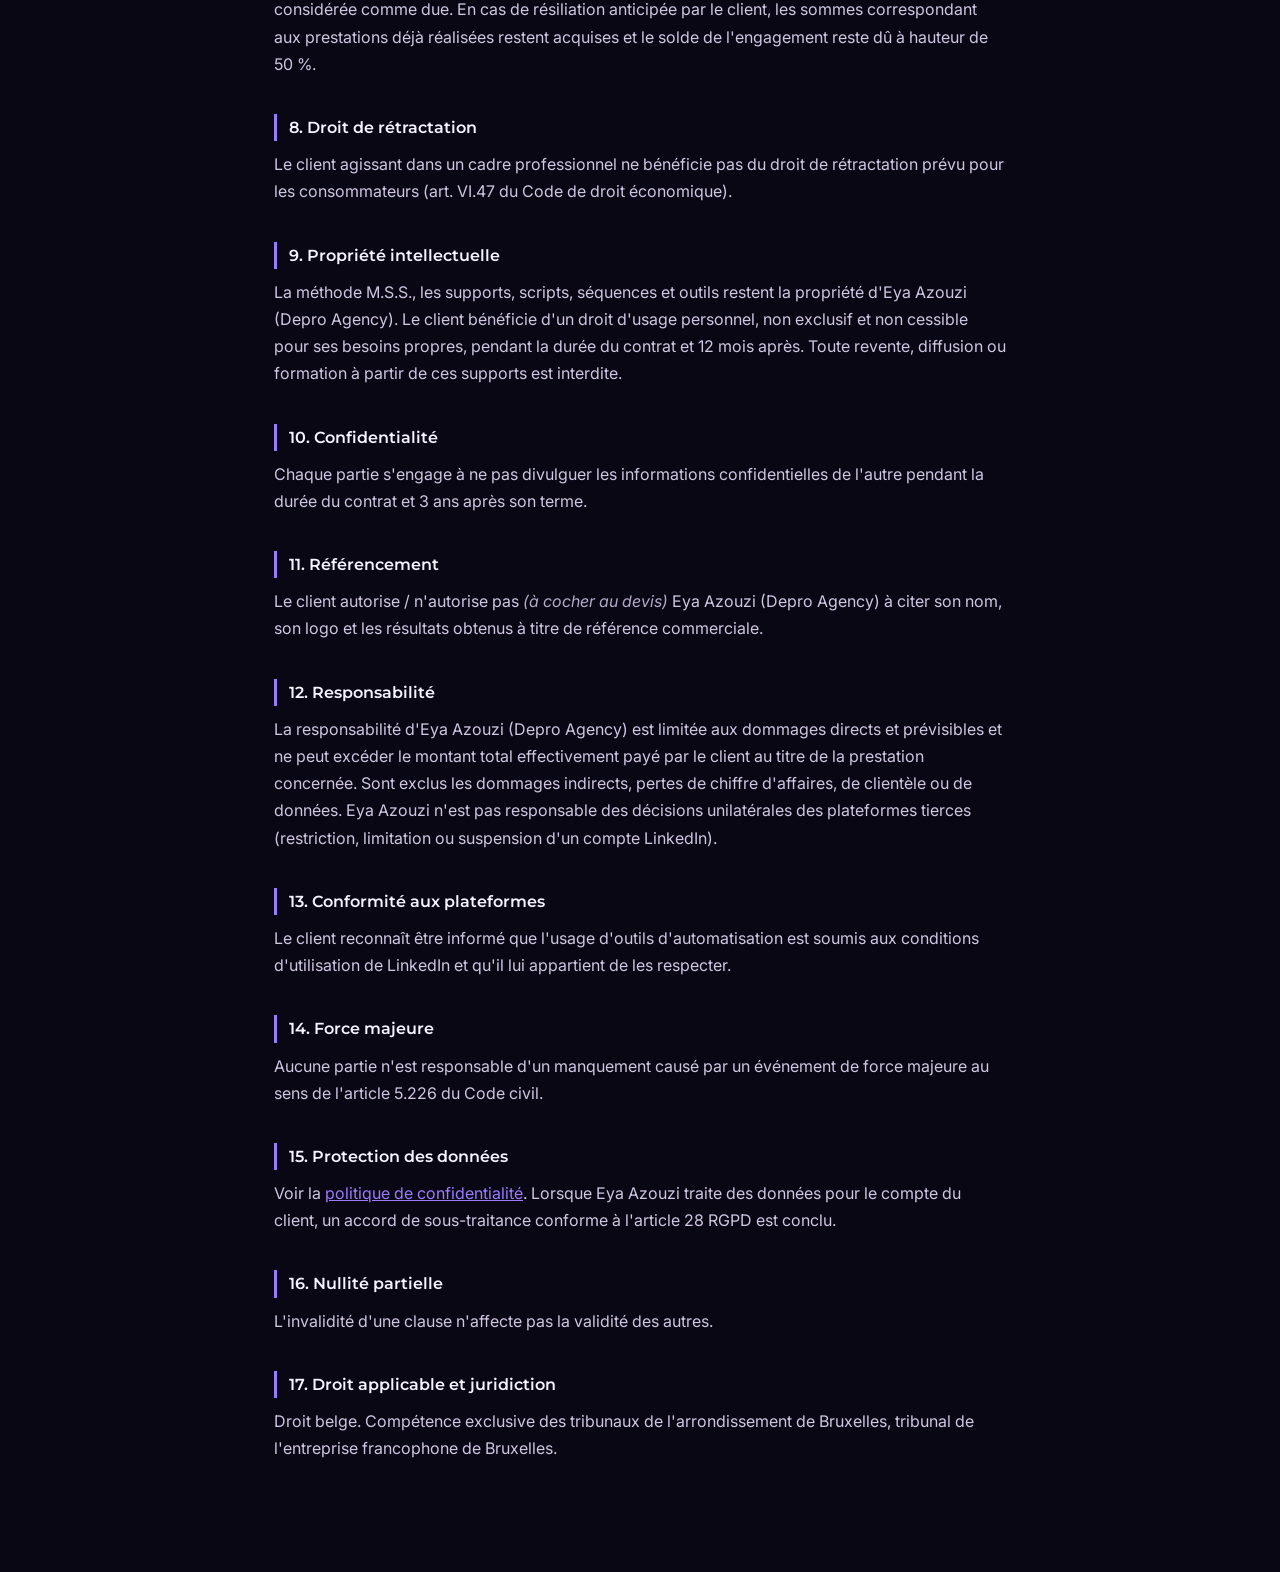
<file: conditions-generales.html>
<!DOCTYPE html>
<html lang="fr">
<head>
  <meta charset="UTF-8">
  <meta name="viewport" content="width=device-width, initial-scale=1.0">
  <link rel="icon" type="image/png" sizes="32x32" href="/favicon-32.png">
  <meta name="theme-color" content="#0a0714">
  <link rel="preconnect" href="https://fonts.googleapis.com">
  <link rel="preconnect" href="https://fonts.gstatic.com" crossorigin>
  <link rel="stylesheet" href="https://fonts.googleapis.com/css2?family=Montserrat:wght@700;800&family=Inter:wght@400;500;600&display=swap">

  <title>Conditions générales de vente | Matrix™</title>
  <style>
    :root { --accent: #9b7bff; --muted: #b3aacb; --fg: #f5f3ff; }
    * { box-sizing: border-box; }
    body {
      margin: 0;
      background:
        radial-gradient(ellipse 85% 50% at 50% -10%, rgba(108, 71, 255, 0.14), transparent 62%),
        #0a0714;
      color: var(--fg);
      font-family: "Inter", system-ui, sans-serif;
      -webkit-font-smoothing: antialiased;
      line-height: 1.7;
    }
    .page { max-width: 780px; margin: 0 auto; padding: 56px 24px 96px; }
    .back {
      display: inline-flex;
      align-items: center;
      gap: 6px;
      color: var(--muted);
      text-decoration: none;
      font-size: 14px;
      margin-bottom: 40px;
      transition: color 0.2s;
    }
    .back:hover { color: var(--fg); }
    h1 { font-size: clamp(28px, 4vw, 40px); font-weight: 700; margin: 0 0 8px; letter-spacing: -0.02em; }
    .updated { color: var(--muted); font-size: 13px; margin: 0 0 48px; }
    h2 { font-size: 16px; font-weight: 600; margin: 36px 0 10px; border-left: 3px solid var(--accent); padding-left: 12px; }
    p { color: #cfc7e2; margin: 0 0 14px; }
    a { color: var(--accent); }
    strong { color: var(--fg); }
    em { color: var(--muted); }
    .scope-notice {
      background: rgba(255,255,255,0.04);
      border: 1px solid rgba(151,125,255,0.16);
      border-radius: 14px;
      padding: 18px 22px;
      margin-bottom: 32px;
    }
    .scope-notice p { margin: 0; font-size: 14px; color: var(--muted); }
    h1, h2 { font-family: "Montserrat", system-ui, sans-serif; }
    h1 {
      background: linear-gradient(180deg, #ffffff 35%, #cabdf5);
      -webkit-background-clip: text;
      background-clip: text;
      color: transparent;
    }
  </style>
</head>
<body>
  <div class="page">
    <a class="back" href="index.html">← Retour à l'accueil</a>

    <h1>Conditions générales de vente B2B</h1>
    <p class="updated">Version en vigueur au 18 juillet 2026</p>

    <div class="scope-notice">
      <p>Ces CGV s'appliquent exclusivement aux relations B2B entre Eya Azouzi (Depro Agency / Matrix™) et ses clients professionnels. Elles prévalent sur toute condition d'achat contraire, sauf accord écrit préalable.</p>
    </div>

    <h2>1. Champ d'application</h2>
    <p>Les présentes CGV s'appliquent à toute prestation fournie par Eya Azouzi (ci-après « Depro Agency ») à un client agissant dans le cadre de son activité professionnelle. La signature du devis ou de la proposition, ou le paiement de la première échéance, vaut acceptation sans réserve.</p>

    <h2>2. Prestations</h2>
    <p>L'accompagnement Matrix™ comprend, selon la formule retenue : diagnostic de positionnement, construction de l'offre, mise en place du système de contenu, campagnes de prospection LinkedIn, cadre de prise et de qualification de rendez-vous, sessions de suivi. Le périmètre exact, la durée (à titre indicatif 45 jours pour la formule de lancement) et les livrables sont fixés dans le devis.</p>

    <h2>3. Obligation de moyens</h2>
    <p>Eya Azouzi (Depro Agency) s'engage à mettre en œuvre tous les moyens raisonnables et son savoir-faire pour atteindre les objectifs fixés. Les objectifs chiffrés évoqués en phase commerciale sont des objectifs de travail et <strong>ne constituent pas une obligation de résultat</strong>. Les résultats dépendent notamment de la participation active du client, de la qualité de son offre et de son marché.</p>

    <h2>4. Obligations du client</h2>
    <p>Le client fournit dans les délais les informations, accès et validations nécessaires, participe aux sessions planifiées, met en œuvre les actions convenues et assure lui-même le suivi commercial des rendez-vous générés. Tout retard imputable au client prolonge d'autant les délais sans indemnité.</p>

    <h2>5. Prix et paiement</h2>
    <p>Les prix sont exprimés hors TVA. TVA belge de 21 % applicable ; autoliquidation pour les clients assujettis établis dans un autre État membre (art. 21 §2 CTVA). Sauf mention contraire, les factures sont payables à 15 jours date de facture.</p>

    <h2>6. Retard de paiement</h2>
    <p>Conformément à la loi du 2 août 2002 relative au retard de paiement dans les transactions commerciales, toute somme impayée à l'échéance produit de plein droit et sans mise en demeure des intérêts au taux légal applicable, majorés d'une indemnité forfaitaire de 40 € pour frais de recouvrement. Une clause pénale de 10 % du montant impayé, avec un minimum de 125 €, est également due. Le non-paiement autorise la suspension immédiate des prestations.</p>

    <h2>7. Annulation et report</h2>
    <p>Toute session peut être reportée sans frais jusqu'à 48 heures avant. Passé ce délai, la session est considérée comme due. En cas de résiliation anticipée par le client, les sommes correspondant aux prestations déjà réalisées restent acquises et le solde de l'engagement reste dû à hauteur de 50 %.</p>

    <h2>8. Droit de rétractation</h2>
    <p>Le client agissant dans un cadre professionnel ne bénéficie pas du droit de rétractation prévu pour les consommateurs (art. VI.47 du Code de droit économique).</p>

    <h2>9. Propriété intellectuelle</h2>
    <p>La méthode M.S.S., les supports, scripts, séquences et outils restent la propriété d'Eya Azouzi (Depro Agency). Le client bénéficie d'un droit d'usage personnel, non exclusif et non cessible pour ses besoins propres, pendant la durée du contrat et 12 mois après. Toute revente, diffusion ou formation à partir de ces supports est interdite.</p>

    <h2>10. Confidentialité</h2>
    <p>Chaque partie s'engage à ne pas divulguer les informations confidentielles de l'autre pendant la durée du contrat et 3 ans après son terme.</p>

    <h2>11. Référencement</h2>
    <p>Le client autorise / n'autorise pas <em>(à cocher au devis)</em> Eya Azouzi (Depro Agency) à citer son nom, son logo et les résultats obtenus à titre de référence commerciale.</p>

    <h2>12. Responsabilité</h2>
    <p>La responsabilité d'Eya Azouzi (Depro Agency) est limitée aux dommages directs et prévisibles et ne peut excéder le montant total effectivement payé par le client au titre de la prestation concernée. Sont exclus les dommages indirects, pertes de chiffre d'affaires, de clientèle ou de données. Eya Azouzi n'est pas responsable des décisions unilatérales des plateformes tierces (restriction, limitation ou suspension d'un compte LinkedIn).</p>

    <h2>13. Conformité aux plateformes</h2>
    <p>Le client reconnaît être informé que l'usage d'outils d'automatisation est soumis aux conditions d'utilisation de LinkedIn et qu'il lui appartient de les respecter.</p>

    <h2>14. Force majeure</h2>
    <p>Aucune partie n'est responsable d'un manquement causé par un événement de force majeure au sens de l'article 5.226 du Code civil.</p>

    <h2>15. Protection des données</h2>
    <p>Voir la <a href="politique-de-confidentialite.html">politique de confidentialité</a>. Lorsque Eya Azouzi traite des données pour le compte du client, un accord de sous-traitance conforme à l'article 28 RGPD est conclu.</p>

    <h2>16. Nullité partielle</h2>
    <p>L'invalidité d'une clause n'affecte pas la validité des autres.</p>

    <h2>17. Droit applicable et juridiction</h2>
    <p>Droit belge. Compétence exclusive des tribunaux de l'arrondissement de Bruxelles, tribunal de l'entreprise francophone de Bruxelles.</p>
  </div>
</body>
</html>
</file>
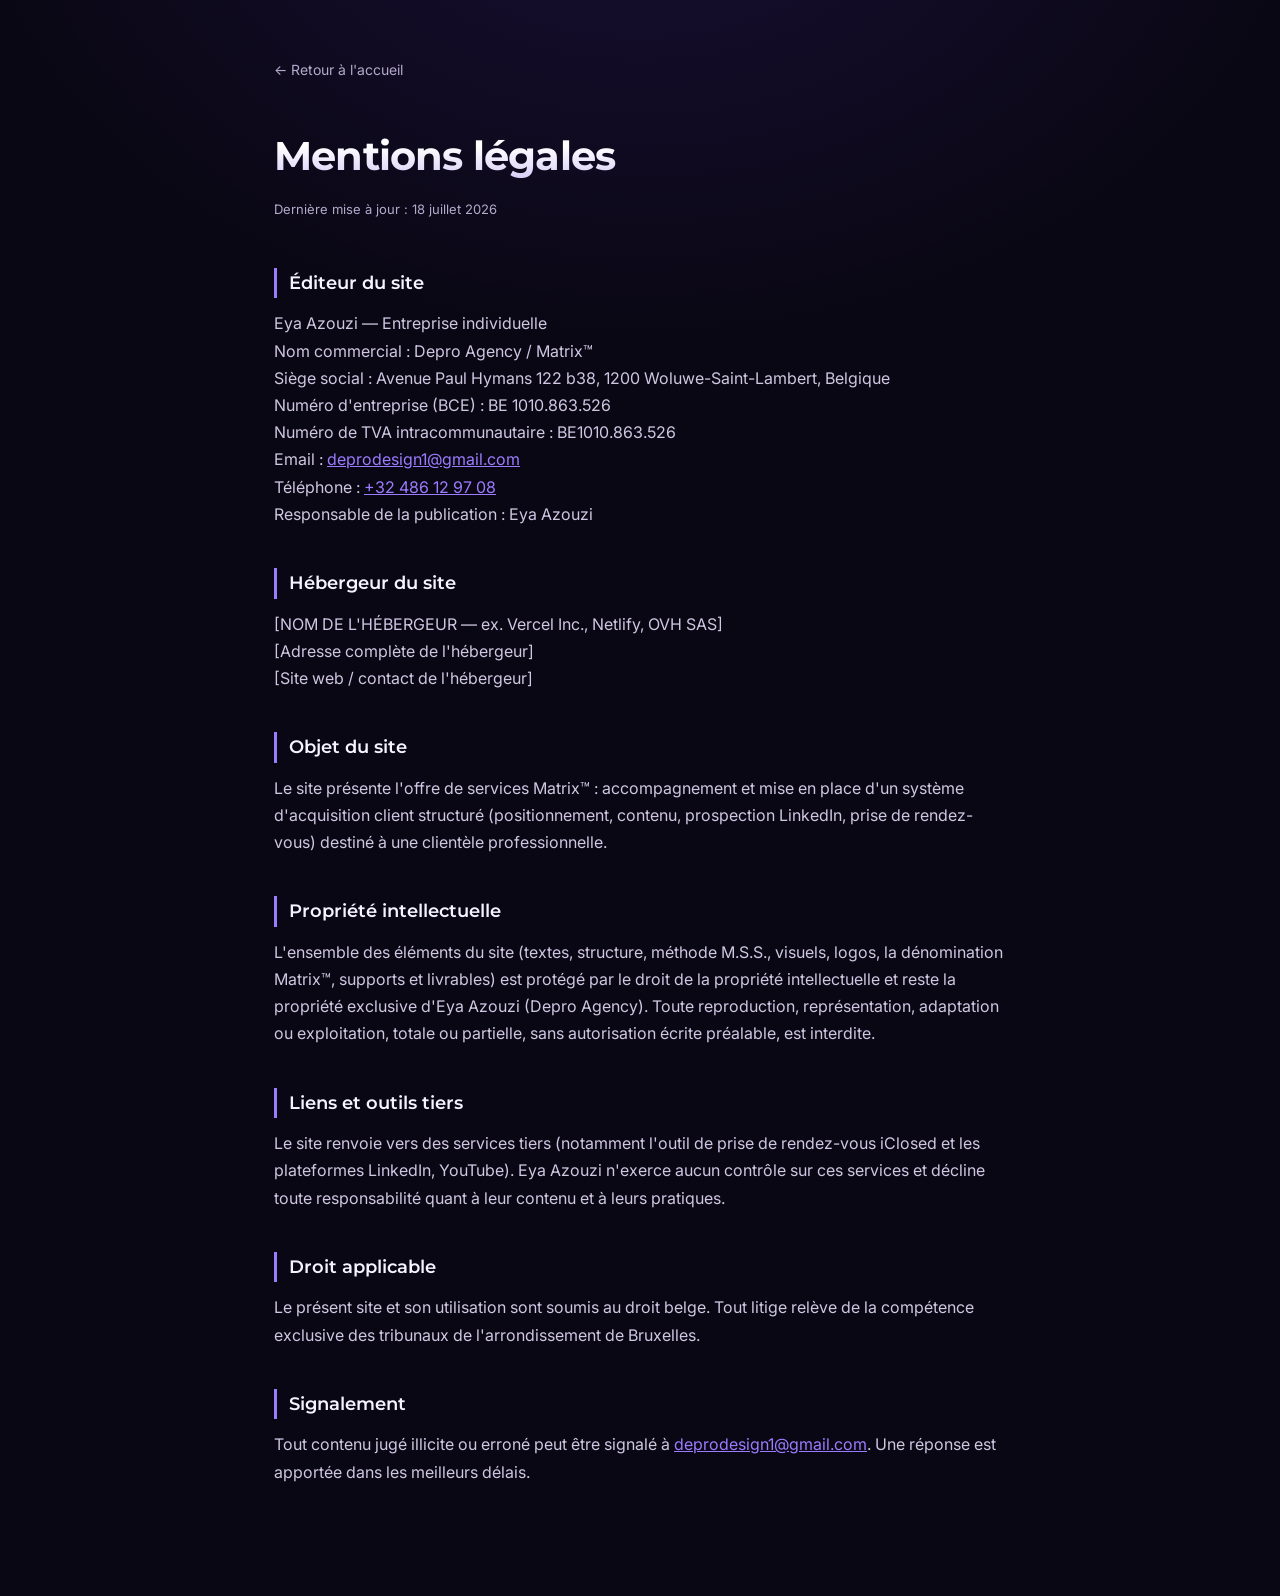
<file: mentions-legales.html>
<!DOCTYPE html>
<html lang="fr">
<head>
  <meta charset="UTF-8">
  <meta name="viewport" content="width=device-width, initial-scale=1.0">
  <link rel="icon" type="image/png" sizes="32x32" href="/favicon-32.png">
  <meta name="theme-color" content="#0a0714">
  <link rel="preconnect" href="https://fonts.googleapis.com">
  <link rel="preconnect" href="https://fonts.gstatic.com" crossorigin>
  <link rel="stylesheet" href="https://fonts.googleapis.com/css2?family=Montserrat:wght@700;800&family=Inter:wght@400;500;600&display=swap">

  <title>Mentions légales | Matrix™</title>
  <style>
    :root { --accent: #9b7bff; --muted: #b3aacb; --fg: #f5f3ff; --border: rgba(151,125,255,0.16); }
    * { box-sizing: border-box; }
    body {
      margin: 0;
      background:
        radial-gradient(ellipse 85% 50% at 50% -10%, rgba(108, 71, 255, 0.14), transparent 62%),
        #0a0714;
      color: var(--fg);
      font-family: "Inter", system-ui, sans-serif;
      -webkit-font-smoothing: antialiased;
      line-height: 1.7;
    }
    .page {
      max-width: 780px;
      margin: 0 auto;
      padding: 56px 24px 96px;
    }
    .back {
      display: inline-flex;
      align-items: center;
      gap: 6px;
      color: var(--muted);
      text-decoration: none;
      font-size: 14px;
      margin-bottom: 40px;
      transition: color 0.2s;
    }
    .back:hover { color: var(--fg); }
    h1 {
      font-size: clamp(28px, 4vw, 40px);
      font-weight: 700;
      margin: 0 0 8px;
      letter-spacing: -0.02em;
    }
    .updated {
      color: var(--muted);
      font-size: 13px;
      margin: 0 0 48px;
    }
    h2 {
      font-size: 18px;
      font-weight: 600;
      margin: 40px 0 12px;
      color: var(--fg);
      border-left: 3px solid var(--accent);
      padding-left: 12px;
    }
    p { color: #cfc7e2; margin: 0 0 14px; }
    a { color: var(--accent); }
    h1, h2 { font-family: "Montserrat", system-ui, sans-serif; }
    h1 {
      background: linear-gradient(180deg, #ffffff 35%, #cabdf5);
      -webkit-background-clip: text;
      background-clip: text;
      color: transparent;
    }
  </style>
</head>
<body>
  <div class="page">
    <a class="back" href="index.html">← Retour à l'accueil</a>

    <h1>Mentions légales</h1>
    <p class="updated">Dernière mise à jour : 18 juillet 2026</p>

    <h2>Éditeur du site</h2>
    <p>
      Eya Azouzi — Entreprise individuelle<br>
      Nom commercial : Depro Agency / Matrix™<br>
      Siège social : Avenue Paul Hymans 122 b38, 1200 Woluwe-Saint-Lambert, Belgique<br>
      Numéro d'entreprise (BCE) : BE 1010.863.526<br>
      Numéro de TVA intracommunautaire : BE1010.863.526<br>
      Email : <a href="mailto:deprodesign1@gmail.com">deprodesign1@gmail.com</a><br>
      Téléphone : <a href="tel:+32486129708">+32 486 12 97 08</a><br>
      Responsable de la publication : Eya Azouzi
    </p>

    <h2>Hébergeur du site</h2>
    <p>
      [NOM DE L'HÉBERGEUR — ex. Vercel Inc., Netlify, OVH SAS]<br>
      [Adresse complète de l'hébergeur]<br>
      [Site web / contact de l'hébergeur]
    </p>

    <h2>Objet du site</h2>
    <p>Le site présente l'offre de services Matrix™ : accompagnement et mise en place d'un système d'acquisition client structuré (positionnement, contenu, prospection LinkedIn, prise de rendez-vous) destiné à une clientèle professionnelle.</p>

    <h2>Propriété intellectuelle</h2>
    <p>L'ensemble des éléments du site (textes, structure, méthode M.S.S., visuels, logos, la dénomination Matrix™, supports et livrables) est protégé par le droit de la propriété intellectuelle et reste la propriété exclusive d'Eya Azouzi (Depro Agency). Toute reproduction, représentation, adaptation ou exploitation, totale ou partielle, sans autorisation écrite préalable, est interdite.</p>

    <h2>Liens et outils tiers</h2>
    <p>Le site renvoie vers des services tiers (notamment l'outil de prise de rendez-vous iClosed et les plateformes LinkedIn, YouTube). Eya Azouzi n'exerce aucun contrôle sur ces services et décline toute responsabilité quant à leur contenu et à leurs pratiques.</p>

    <h2>Droit applicable</h2>
    <p>Le présent site et son utilisation sont soumis au droit belge. Tout litige relève de la compétence exclusive des tribunaux de l'arrondissement de Bruxelles.</p>

    <h2>Signalement</h2>
    <p>Tout contenu jugé illicite ou erroné peut être signalé à <a href="mailto:deprodesign1@gmail.com">deprodesign1@gmail.com</a>. Une réponse est apportée dans les meilleurs délais.</p>
  </div>
</body>
</html>
</file>
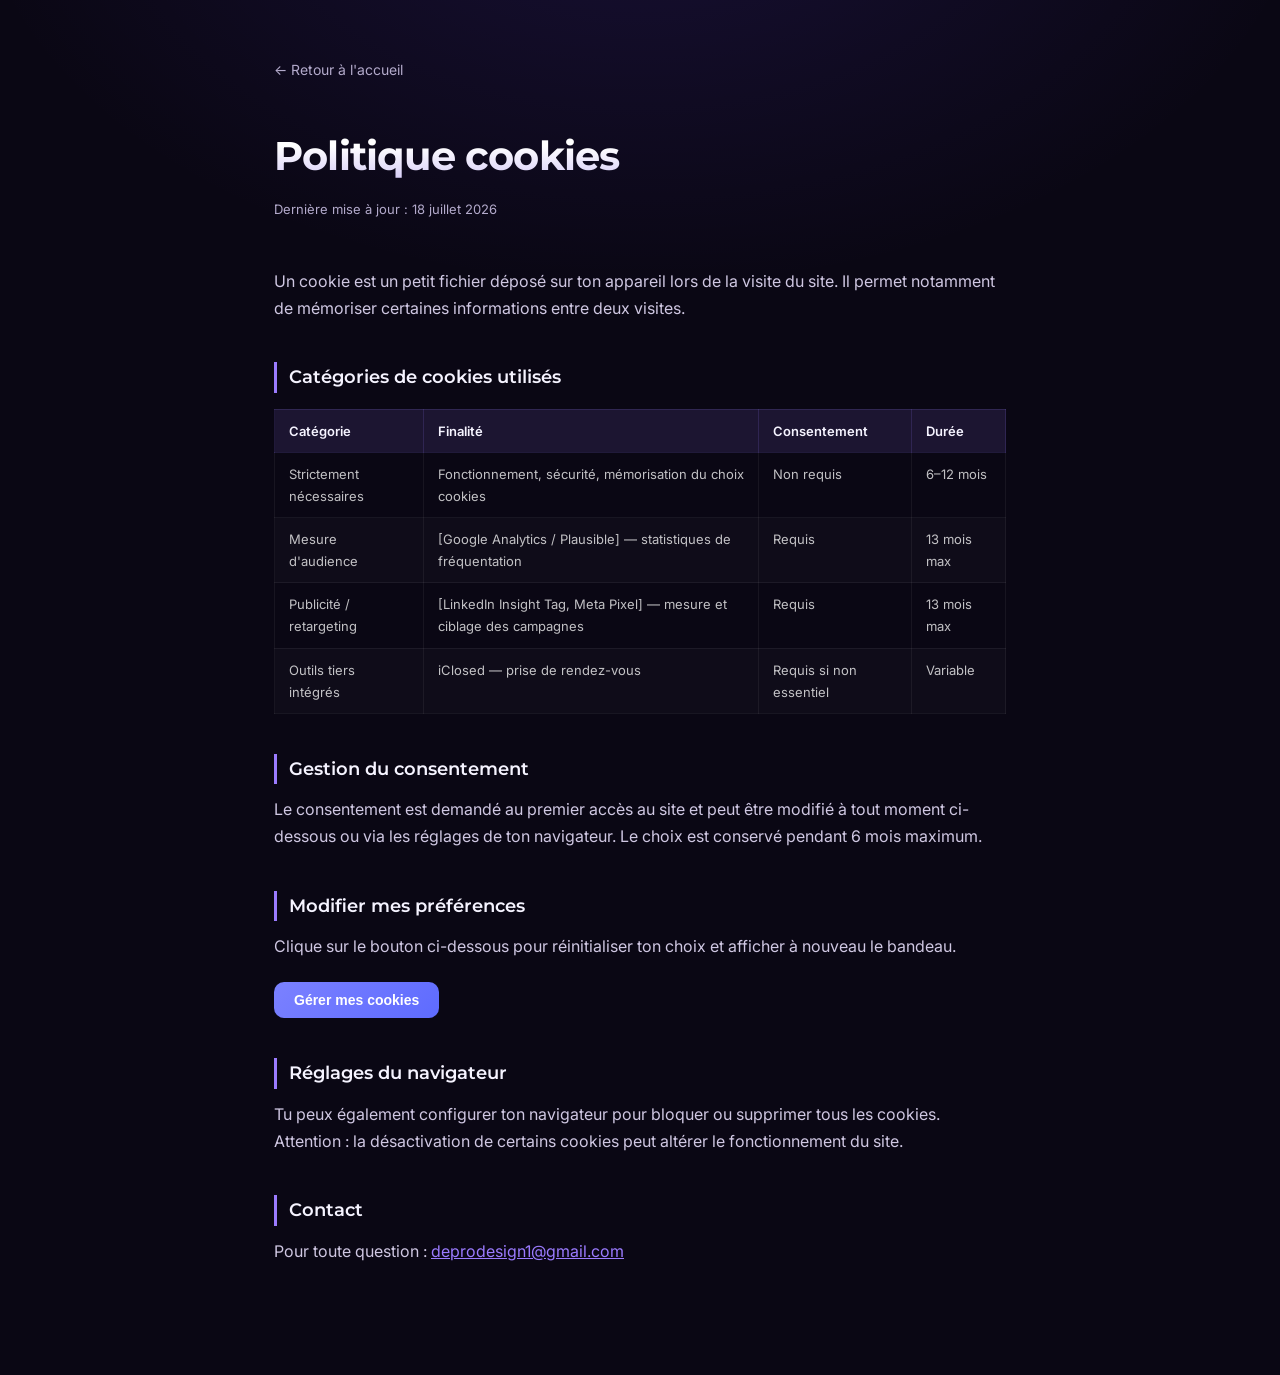
<file: politique-cookies.html>
<!DOCTYPE html>
<html lang="fr">
<head>
  <meta charset="UTF-8">
  <meta name="viewport" content="width=device-width, initial-scale=1.0">
  <link rel="icon" type="image/png" sizes="32x32" href="/favicon-32.png">
  <meta name="theme-color" content="#0a0714">
  <link rel="preconnect" href="https://fonts.googleapis.com">
  <link rel="preconnect" href="https://fonts.gstatic.com" crossorigin>
  <link rel="stylesheet" href="https://fonts.googleapis.com/css2?family=Montserrat:wght@700;800&family=Inter:wght@400;500;600&display=swap">

  <title>Politique cookies | Matrix™</title>
  <style>
    :root { --accent: #9b7bff; --muted: #b3aacb; --fg: #f5f3ff; }
    * { box-sizing: border-box; }
    body {
      margin: 0;
      background:
        radial-gradient(ellipse 85% 50% at 50% -10%, rgba(108, 71, 255, 0.14), transparent 62%),
        #0a0714;
      color: var(--fg);
      font-family: "Inter", system-ui, sans-serif;
      -webkit-font-smoothing: antialiased;
      line-height: 1.7;
    }
    .page { max-width: 780px; margin: 0 auto; padding: 56px 24px 96px; }
    .back {
      display: inline-flex;
      align-items: center;
      gap: 6px;
      color: var(--muted);
      text-decoration: none;
      font-size: 14px;
      margin-bottom: 40px;
      transition: color 0.2s;
    }
    .back:hover { color: var(--fg); }
    h1 { font-size: clamp(28px, 4vw, 40px); font-weight: 700; margin: 0 0 8px; letter-spacing: -0.02em; }
    .updated { color: var(--muted); font-size: 13px; margin: 0 0 48px; }
    h2 { font-size: 18px; font-weight: 600; margin: 40px 0 12px; border-left: 3px solid var(--accent); padding-left: 12px; }
    p { color: #cfc7e2; margin: 0 0 14px; }
    a { color: var(--accent); }
    table {
      width: 100%;
      border-collapse: collapse;
      margin: 16px 0 24px;
      font-size: 13px;
    }
    th {
      background: rgba(155, 123, 255, 0.12);
      color: var(--fg);
      font-weight: 600;
      padding: 10px 14px;
      text-align: left;
      border: 1px solid rgba(151,125,255,0.16);
    }
    td {
      padding: 10px 14px;
      border: 1px solid rgba(255,255,255,0.06);
      color: rgba(255,255,255,0.75);
      vertical-align: top;
    }
    tr:nth-child(even) td { background: rgba(255,255,255,0.02); }
    .reset-btn {
      display: inline-block;
      margin-top: 8px;
      padding: 10px 20px;
      background: linear-gradient(135deg, #7b81ff, #5e6bff);
      color: #fff;
      border: none;
      border-radius: 10px;
      font-size: 14px;
      font-weight: 600;
      cursor: pointer;
      transition: opacity 0.2s;
    }
    .reset-btn:hover { opacity: 0.85; }
    h1, h2 { font-family: "Montserrat", system-ui, sans-serif; }
    h1 {
      background: linear-gradient(180deg, #ffffff 35%, #cabdf5);
      -webkit-background-clip: text;
      background-clip: text;
      color: transparent;
    }
  </style>
</head>
<body>
  <div class="page">
    <a class="back" href="index.html">← Retour à l'accueil</a>

    <h1>Politique cookies</h1>
    <p class="updated">Dernière mise à jour : 18 juillet 2026</p>

    <p>Un cookie est un petit fichier déposé sur ton appareil lors de la visite du site. Il permet notamment de mémoriser certaines informations entre deux visites.</p>

    <h2>Catégories de cookies utilisés</h2>
    <table>
      <thead>
        <tr>
          <th>Catégorie</th>
          <th>Finalité</th>
          <th>Consentement</th>
          <th>Durée</th>
        </tr>
      </thead>
      <tbody>
        <tr>
          <td>Strictement nécessaires</td>
          <td>Fonctionnement, sécurité, mémorisation du choix cookies</td>
          <td>Non requis</td>
          <td>6–12 mois</td>
        </tr>
        <tr>
          <td>Mesure d'audience</td>
          <td>[Google Analytics / Plausible] — statistiques de fréquentation</td>
          <td>Requis</td>
          <td>13 mois max</td>
        </tr>
        <tr>
          <td>Publicité / retargeting</td>
          <td>[LinkedIn Insight Tag, Meta Pixel] — mesure et ciblage des campagnes</td>
          <td>Requis</td>
          <td>13 mois max</td>
        </tr>
        <tr>
          <td>Outils tiers intégrés</td>
          <td>iClosed — prise de rendez-vous</td>
          <td>Requis si non essentiel</td>
          <td>Variable</td>
        </tr>
      </tbody>
    </table>

    <h2>Gestion du consentement</h2>
    <p>Le consentement est demandé au premier accès au site et peut être modifié à tout moment ci-dessous ou via les réglages de ton navigateur. Le choix est conservé pendant 6 mois maximum.</p>

    <h2>Modifier mes préférences</h2>
    <p>Clique sur le bouton ci-dessous pour réinitialiser ton choix et afficher à nouveau le bandeau.</p>
    <button class="reset-btn" onclick="localStorage.removeItem('cookie-choice'); window.location.href='index.html'">Gérer mes cookies</button>

    <h2>Réglages du navigateur</h2>
    <p>Tu peux également configurer ton navigateur pour bloquer ou supprimer tous les cookies. Attention : la désactivation de certains cookies peut altérer le fonctionnement du site.</p>

    <h2>Contact</h2>
    <p>Pour toute question : <a href="mailto:deprodesign1@gmail.com">deprodesign1@gmail.com</a></p>
  </div>
</body>
</html>
</file>
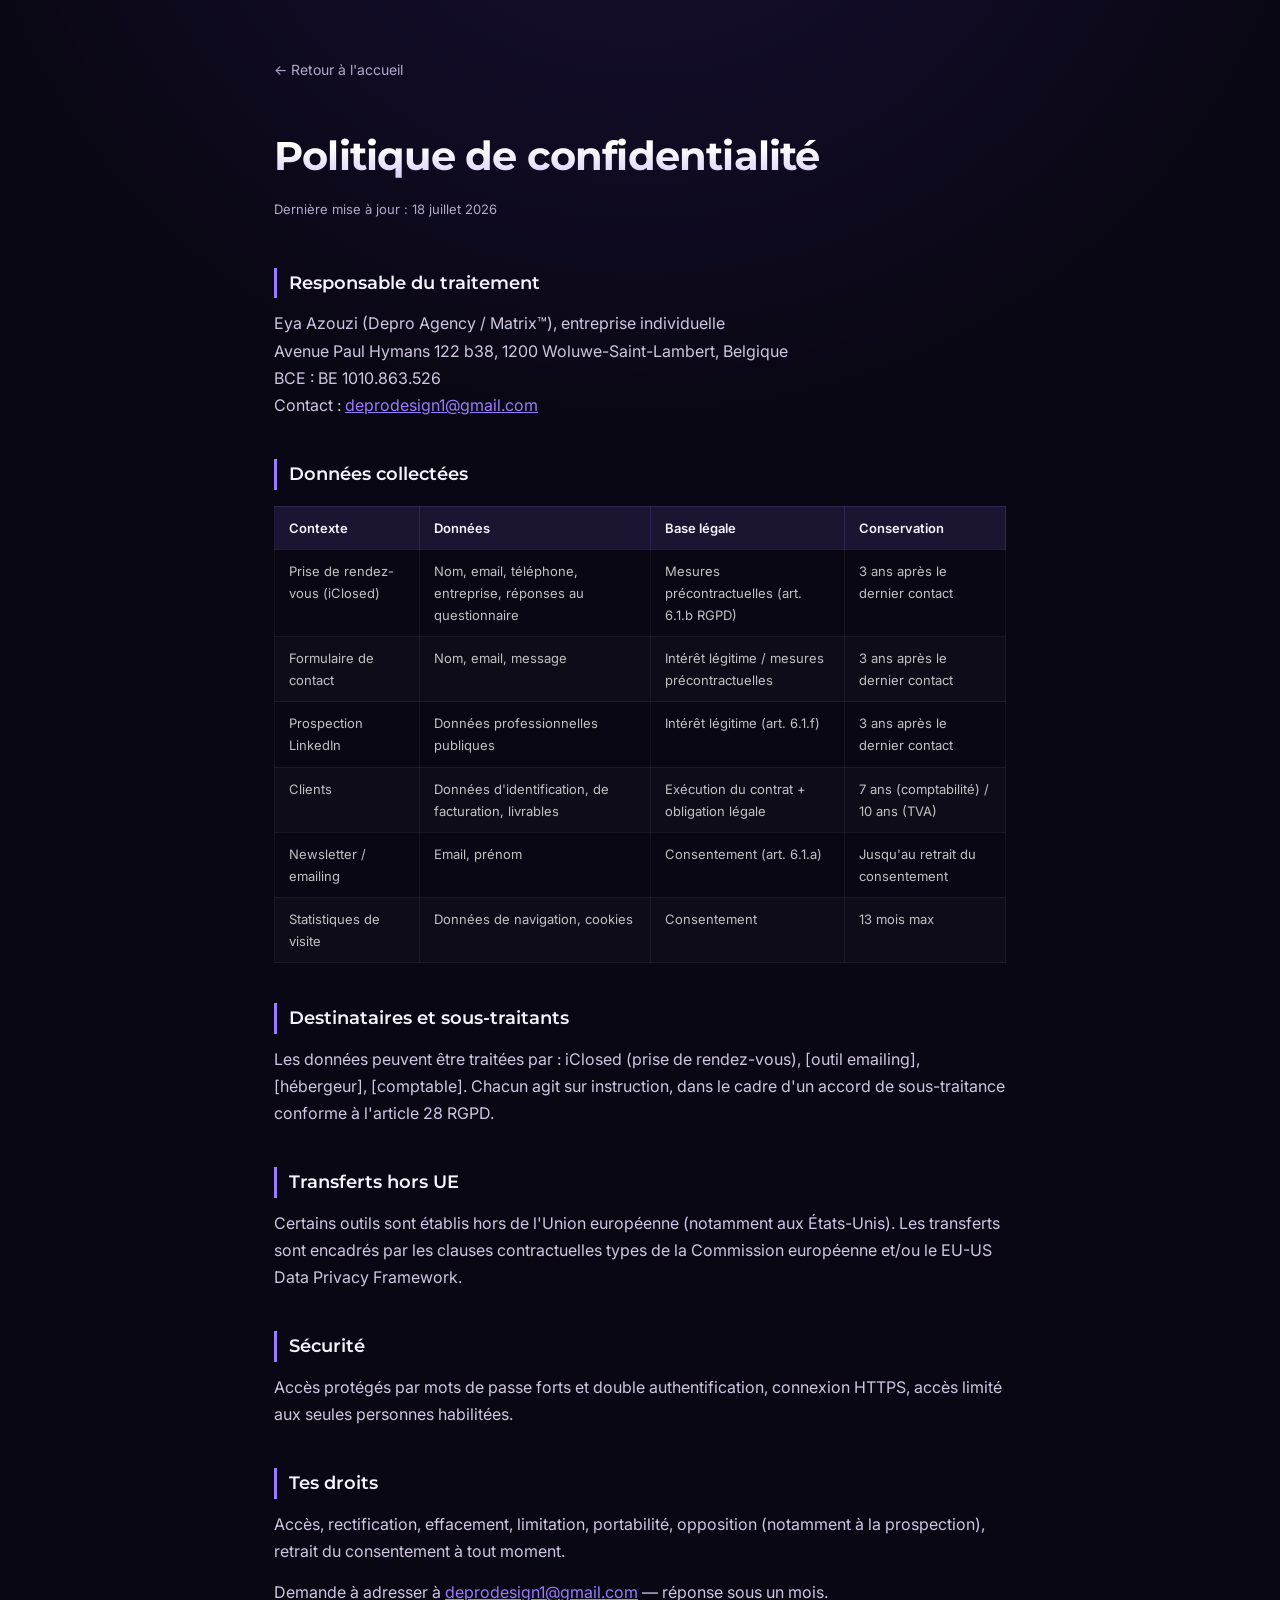
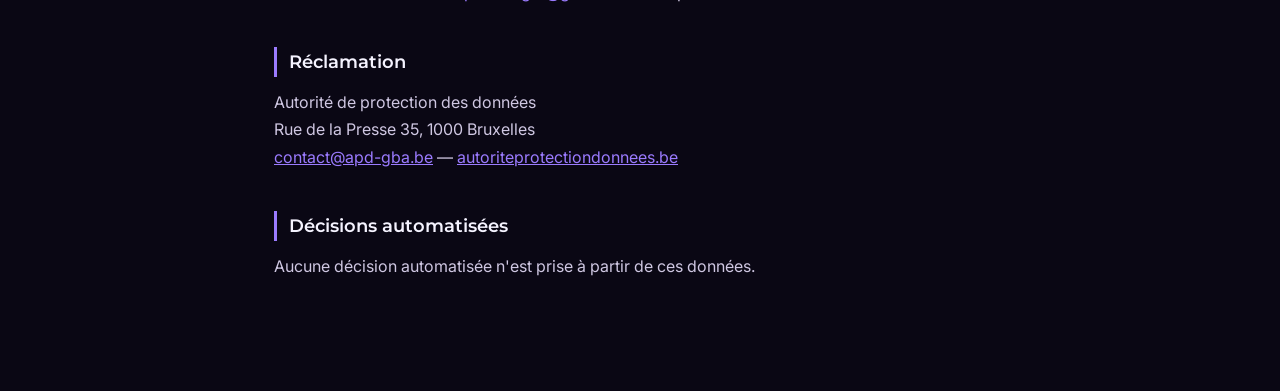
<file: politique-de-confidentialite.html>
<!DOCTYPE html>
<html lang="fr">
<head>
  <meta charset="UTF-8">
  <meta name="viewport" content="width=device-width, initial-scale=1.0">
  <link rel="icon" type="image/png" sizes="32x32" href="/favicon-32.png">
  <meta name="theme-color" content="#0a0714">
  <link rel="preconnect" href="https://fonts.googleapis.com">
  <link rel="preconnect" href="https://fonts.gstatic.com" crossorigin>
  <link rel="stylesheet" href="https://fonts.googleapis.com/css2?family=Montserrat:wght@700;800&family=Inter:wght@400;500;600&display=swap">

  <title>Politique de confidentialité | Matrix™</title>
  <style>
    :root { --accent: #9b7bff; --muted: #b3aacb; --fg: #f5f3ff; }
    * { box-sizing: border-box; }
    body {
      margin: 0;
      background:
        radial-gradient(ellipse 85% 50% at 50% -10%, rgba(108, 71, 255, 0.14), transparent 62%),
        #0a0714;
      color: var(--fg);
      font-family: "Inter", system-ui, sans-serif;
      -webkit-font-smoothing: antialiased;
      line-height: 1.7;
    }
    .page { max-width: 780px; margin: 0 auto; padding: 56px 24px 96px; }
    .back {
      display: inline-flex;
      align-items: center;
      gap: 6px;
      color: var(--muted);
      text-decoration: none;
      font-size: 14px;
      margin-bottom: 40px;
      transition: color 0.2s;
    }
    .back:hover { color: var(--fg); }
    h1 { font-size: clamp(28px, 4vw, 40px); font-weight: 700; margin: 0 0 8px; letter-spacing: -0.02em; }
    .updated { color: var(--muted); font-size: 13px; margin: 0 0 48px; }
    h2 { font-size: 18px; font-weight: 600; margin: 40px 0 12px; border-left: 3px solid var(--accent); padding-left: 12px; }
    p { color: #cfc7e2; margin: 0 0 14px; }
    a { color: var(--accent); }
    table {
      width: 100%;
      border-collapse: collapse;
      margin: 16px 0 24px;
      font-size: 13px;
    }
    th {
      background: rgba(155, 123, 255, 0.12);
      color: var(--fg);
      font-weight: 600;
      padding: 10px 14px;
      text-align: left;
      border: 1px solid rgba(151,125,255,0.16);
    }
    td {
      padding: 10px 14px;
      border: 1px solid rgba(255,255,255,0.06);
      color: rgba(255,255,255,0.75);
      vertical-align: top;
    }
    tr:nth-child(even) td { background: rgba(255,255,255,0.02); }
    ul { color: #cfc7e2; padding-left: 20px; }
    ul li { margin-bottom: 8px; }
    h1, h2 { font-family: "Montserrat", system-ui, sans-serif; }
    h1 {
      background: linear-gradient(180deg, #ffffff 35%, #cabdf5);
      -webkit-background-clip: text;
      background-clip: text;
      color: transparent;
    }
  </style>
</head>
<body>
  <div class="page">
    <a class="back" href="index.html">← Retour à l'accueil</a>

    <h1>Politique de confidentialité</h1>
    <p class="updated">Dernière mise à jour : 18 juillet 2026</p>

    <h2>Responsable du traitement</h2>
    <p>
      Eya Azouzi (Depro Agency / Matrix™), entreprise individuelle<br>
      Avenue Paul Hymans 122 b38, 1200 Woluwe-Saint-Lambert, Belgique<br>
      BCE : BE 1010.863.526<br>
      Contact : <a href="mailto:deprodesign1@gmail.com">deprodesign1@gmail.com</a>
    </p>

    <h2>Données collectées</h2>
    <table>
      <thead>
        <tr>
          <th>Contexte</th>
          <th>Données</th>
          <th>Base légale</th>
          <th>Conservation</th>
        </tr>
      </thead>
      <tbody>
        <tr>
          <td>Prise de rendez-vous (iClosed)</td>
          <td>Nom, email, téléphone, entreprise, réponses au questionnaire</td>
          <td>Mesures précontractuelles (art. 6.1.b RGPD)</td>
          <td>3 ans après le dernier contact</td>
        </tr>
        <tr>
          <td>Formulaire de contact</td>
          <td>Nom, email, message</td>
          <td>Intérêt légitime / mesures précontractuelles</td>
          <td>3 ans après le dernier contact</td>
        </tr>
        <tr>
          <td>Prospection LinkedIn</td>
          <td>Données professionnelles publiques</td>
          <td>Intérêt légitime (art. 6.1.f)</td>
          <td>3 ans après le dernier contact</td>
        </tr>
        <tr>
          <td>Clients</td>
          <td>Données d'identification, de facturation, livrables</td>
          <td>Exécution du contrat + obligation légale</td>
          <td>7 ans (comptabilité) / 10 ans (TVA)</td>
        </tr>
        <tr>
          <td>Newsletter / emailing</td>
          <td>Email, prénom</td>
          <td>Consentement (art. 6.1.a)</td>
          <td>Jusqu'au retrait du consentement</td>
        </tr>
        <tr>
          <td>Statistiques de visite</td>
          <td>Données de navigation, cookies</td>
          <td>Consentement</td>
          <td>13 mois max</td>
        </tr>
      </tbody>
    </table>

    <h2>Destinataires et sous-traitants</h2>
    <p>Les données peuvent être traitées par : iClosed (prise de rendez-vous), [outil emailing], [hébergeur], [comptable]. Chacun agit sur instruction, dans le cadre d'un accord de sous-traitance conforme à l'article 28 RGPD.</p>

    <h2>Transferts hors UE</h2>
    <p>Certains outils sont établis hors de l'Union européenne (notamment aux États-Unis). Les transferts sont encadrés par les clauses contractuelles types de la Commission européenne et/ou le EU-US Data Privacy Framework.</p>

    <h2>Sécurité</h2>
    <p>Accès protégés par mots de passe forts et double authentification, connexion HTTPS, accès limité aux seules personnes habilitées.</p>

    <h2>Tes droits</h2>
    <p>Accès, rectification, effacement, limitation, portabilité, opposition (notamment à la prospection), retrait du consentement à tout moment.</p>
    <p>Demande à adresser à <a href="mailto:deprodesign1@gmail.com">deprodesign1@gmail.com</a> — réponse sous un mois.</p>

    <h2>Réclamation</h2>
    <p>
      Autorité de protection des données<br>
      Rue de la Presse 35, 1000 Bruxelles<br>
      <a href="mailto:contact@apd-gba.be">contact@apd-gba.be</a> —
      <a href="https://www.autoriteprotectiondonnees.be" target="_blank" rel="noopener">autoriteprotectiondonnees.be</a>
    </p>

    <h2>Décisions automatisées</h2>
    <p>Aucune décision automatisée n'est prise à partir de ces données.</p>
  </div>
</body>
</html>
</file>
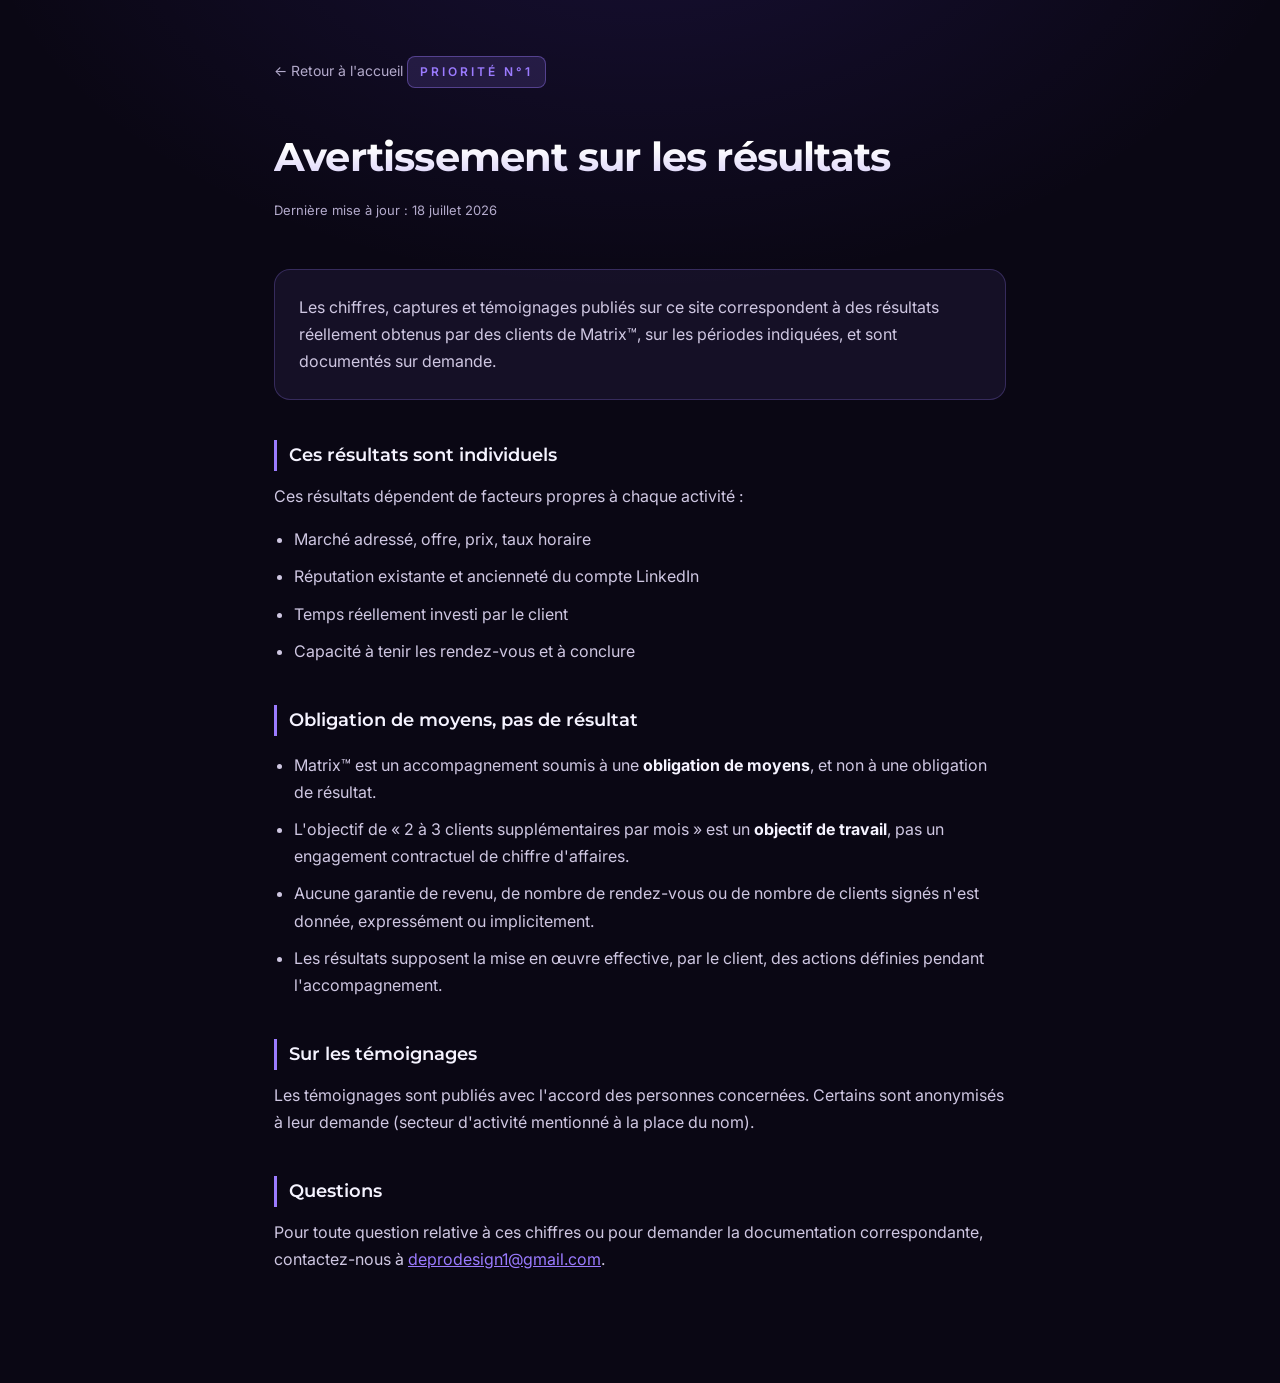
<file: legal/avertissement-resultats.html>
<!DOCTYPE html>
<html lang="fr">
<head>
  <meta charset="UTF-8">
  <meta name="viewport" content="width=device-width, initial-scale=1.0">
  <link rel="icon" type="image/png" sizes="32x32" href="/assets/img/favicon-32.png">
  <meta name="theme-color" content="#0a0714">
  <link rel="preconnect" href="https://fonts.googleapis.com">
  <link rel="preconnect" href="https://fonts.gstatic.com" crossorigin>
  <link rel="stylesheet" href="https://fonts.googleapis.com/css2?family=Montserrat:wght@700;800&family=Inter:wght@400;500;600&display=swap">

  <title>Avertissement sur les résultats | Matrix™</title>
  <link rel="stylesheet" href="/assets/css/legal.css">
</head>
<body>
  <div class="page">
    <a class="back" href="/">← Retour à l'accueil</a>

    <div class="tag">Priorité n°1</div>
    <h1>Avertissement sur les résultats</h1>
    <p class="updated">Dernière mise à jour : 18 juillet 2026</p>

    <div class="notice-box">
      <p>Les chiffres, captures et témoignages publiés sur ce site correspondent à des résultats réellement obtenus par des clients de Matrix™, sur les périodes indiquées, et sont documentés sur demande.</p>
    </div>

    <h2>Ces résultats sont individuels</h2>
    <p>Ces résultats dépendent de facteurs propres à chaque activité :</p>
    <ul>
      <li>Marché adressé, offre, prix, taux horaire</li>
      <li>Réputation existante et ancienneté du compte LinkedIn</li>
      <li>Temps réellement investi par le client</li>
      <li>Capacité à tenir les rendez-vous et à conclure</li>
    </ul>

    <h2>Obligation de moyens, pas de résultat</h2>
    <ul>
      <li>Matrix™ est un accompagnement soumis à une <strong>obligation de moyens</strong>, et non à une obligation de résultat.</li>
      <li>L'objectif de « 2 à 3 clients supplémentaires par mois » est un <strong>objectif de travail</strong>, pas un engagement contractuel de chiffre d'affaires.</li>
      <li>Aucune garantie de revenu, de nombre de rendez-vous ou de nombre de clients signés n'est donnée, expressément ou implicitement.</li>
      <li>Les résultats supposent la mise en œuvre effective, par le client, des actions définies pendant l'accompagnement.</li>
    </ul>

    <h2>Sur les témoignages</h2>
    <p>Les témoignages sont publiés avec l'accord des personnes concernées. Certains sont anonymisés à leur demande (secteur d'activité mentionné à la place du nom).</p>

    <h2>Questions</h2>
    <p>Pour toute question relative à ces chiffres ou pour demander la documentation correspondante, contactez-nous à <a href="mailto:deprodesign1@gmail.com">deprodesign1@gmail.com</a>.</p>
  </div>
</body>
</html>
</file>
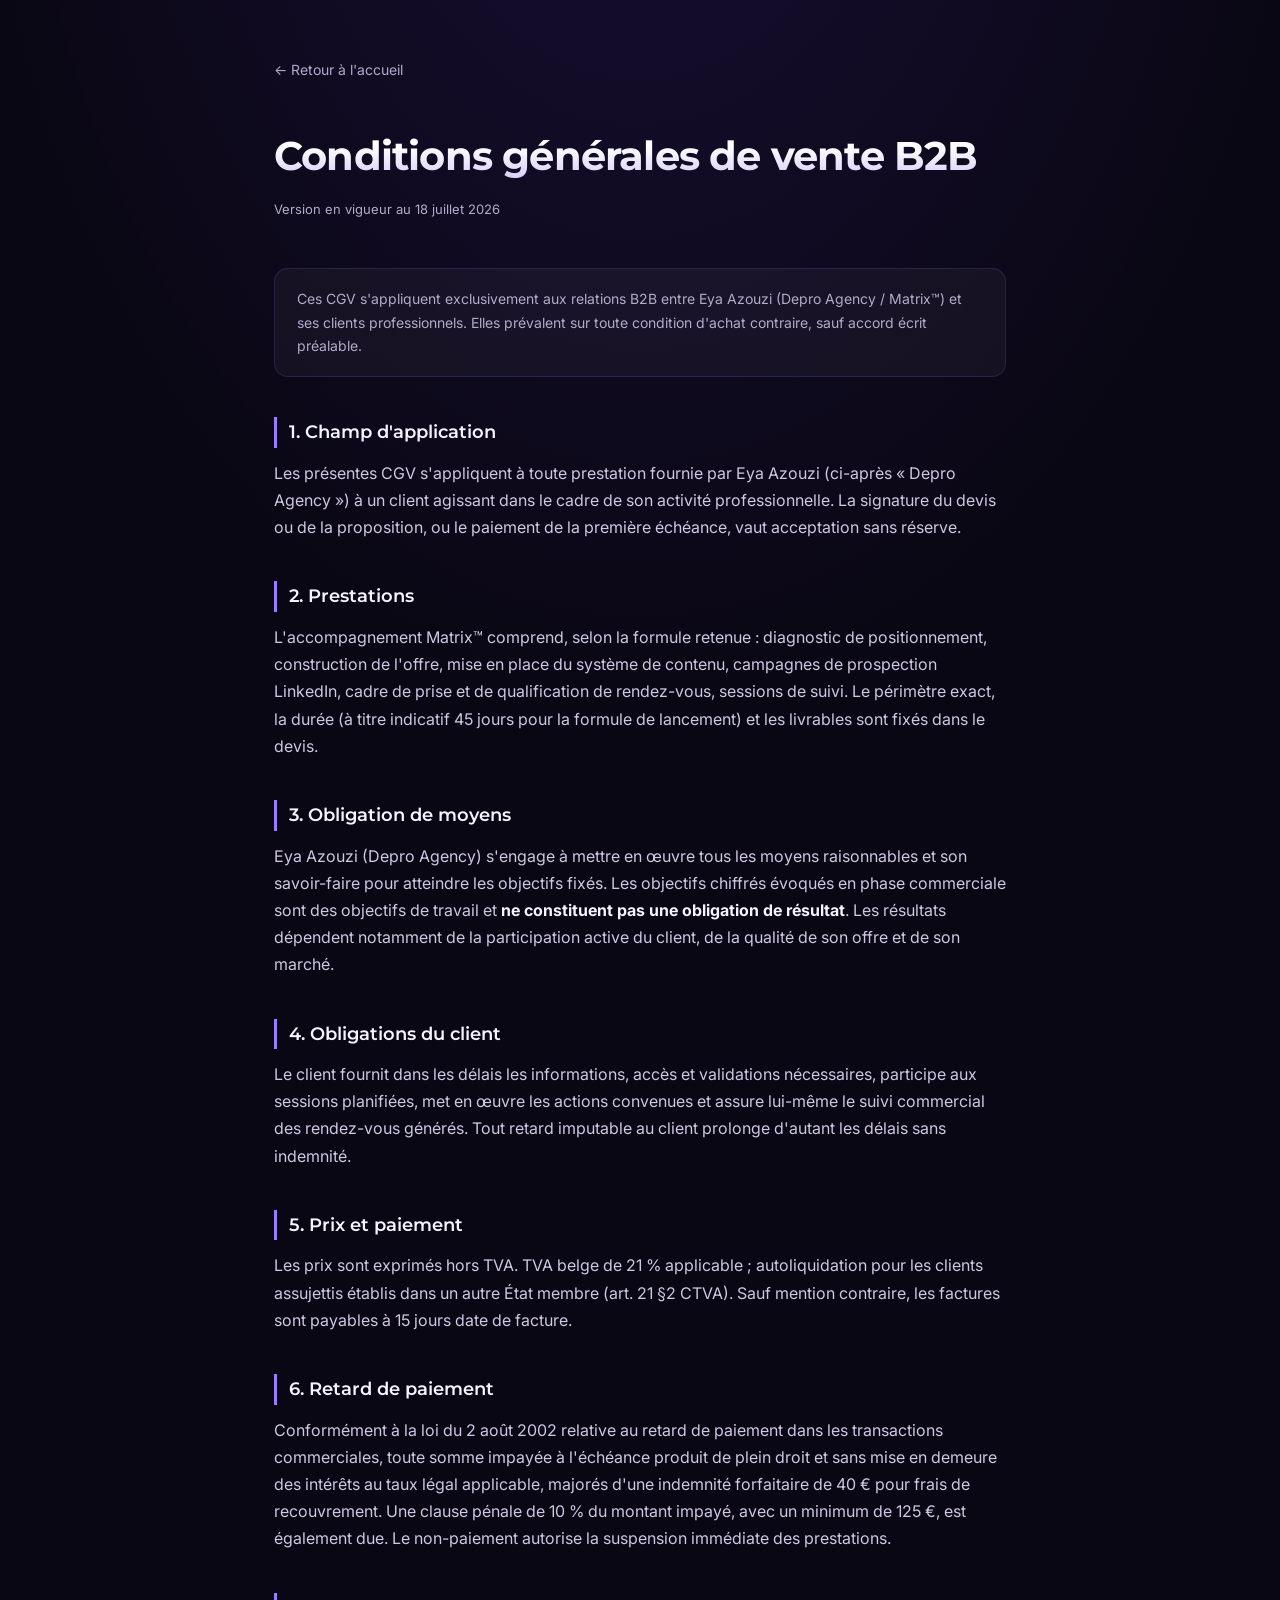
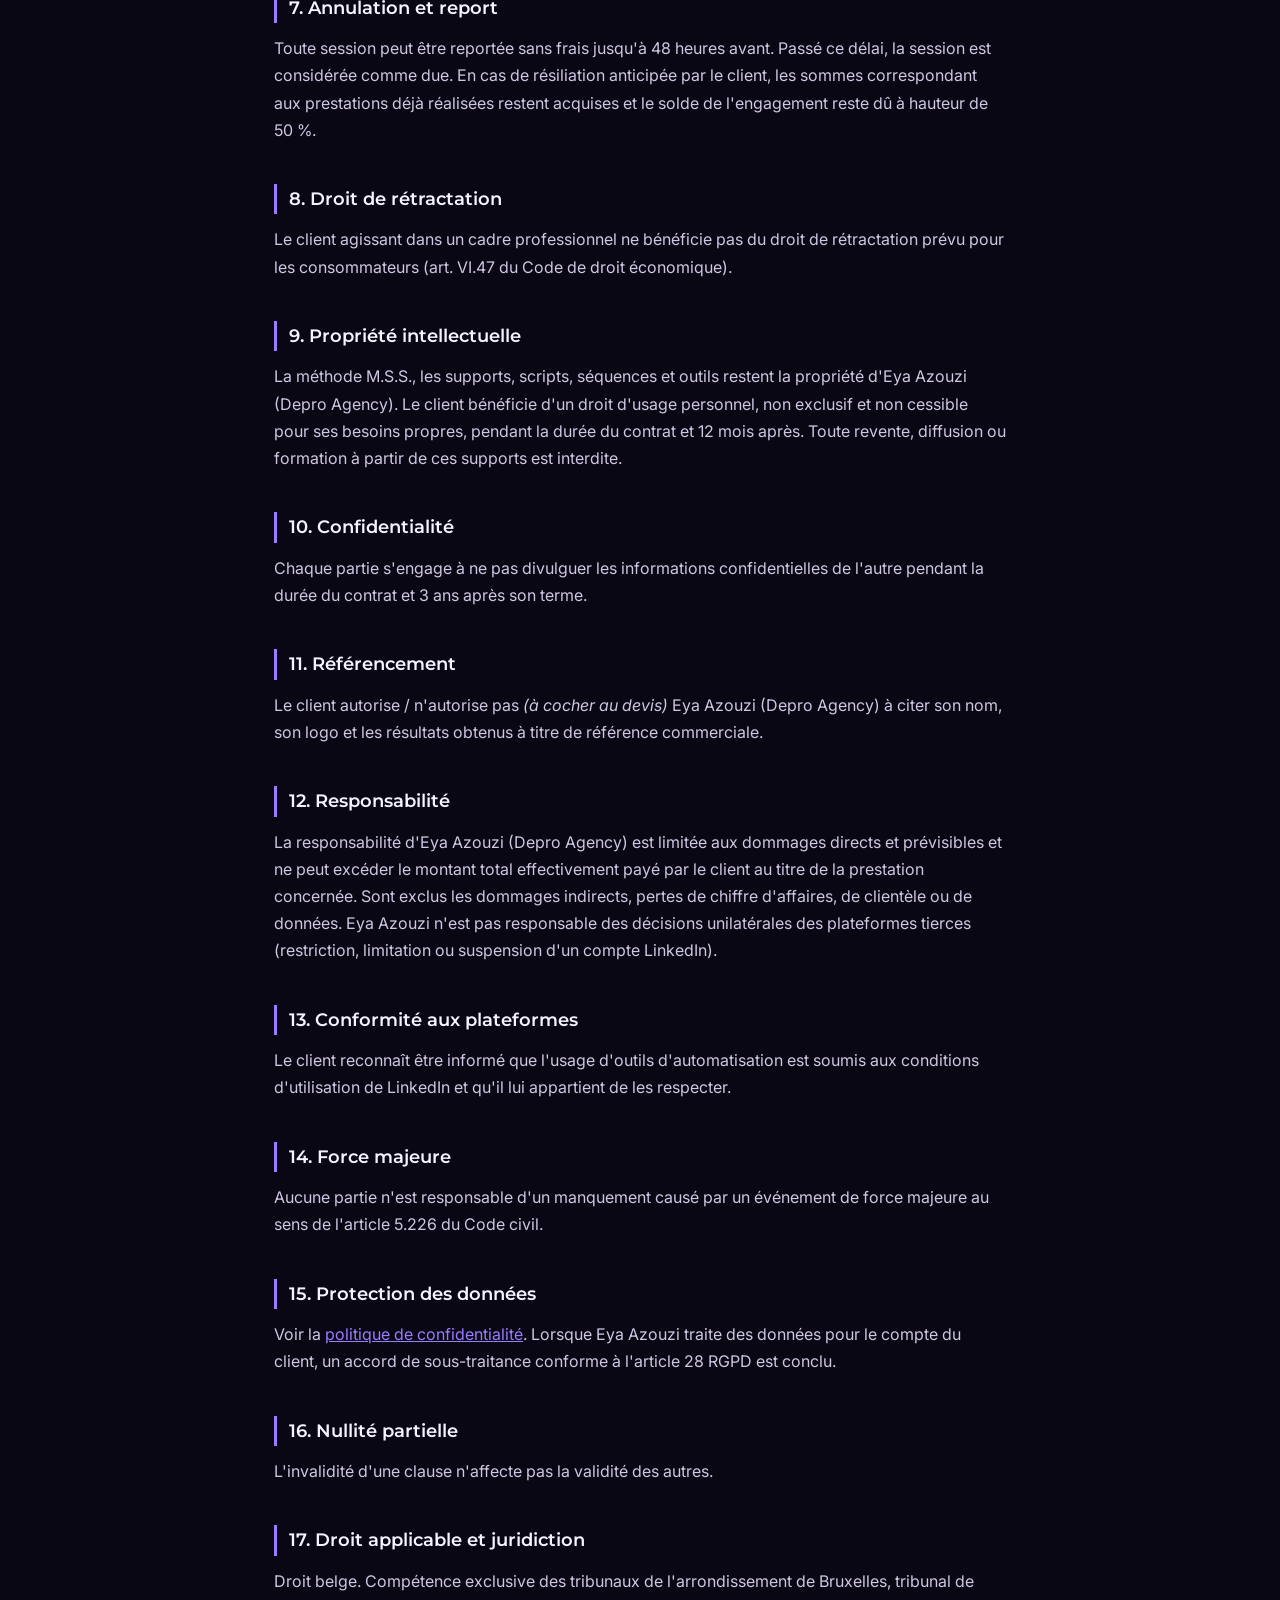
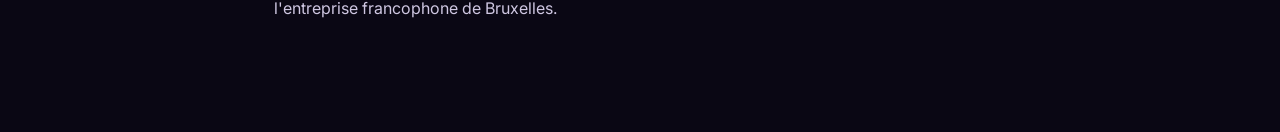
<file: legal/conditions-generales.html>
<!DOCTYPE html>
<html lang="fr">
<head>
  <meta charset="UTF-8">
  <meta name="viewport" content="width=device-width, initial-scale=1.0">
  <link rel="icon" type="image/png" sizes="32x32" href="/assets/img/favicon-32.png">
  <meta name="theme-color" content="#0a0714">
  <link rel="preconnect" href="https://fonts.googleapis.com">
  <link rel="preconnect" href="https://fonts.gstatic.com" crossorigin>
  <link rel="stylesheet" href="https://fonts.googleapis.com/css2?family=Montserrat:wght@700;800&family=Inter:wght@400;500;600&display=swap">

  <title>Conditions générales de vente | Matrix™</title>
  <link rel="stylesheet" href="/assets/css/legal.css">
</head>
<body>
  <div class="page">
    <a class="back" href="/">← Retour à l'accueil</a>

    <h1>Conditions générales de vente B2B</h1>
    <p class="updated">Version en vigueur au 18 juillet 2026</p>

    <div class="scope-notice">
      <p>Ces CGV s'appliquent exclusivement aux relations B2B entre Eya Azouzi (Depro Agency / Matrix™) et ses clients professionnels. Elles prévalent sur toute condition d'achat contraire, sauf accord écrit préalable.</p>
    </div>

    <h2>1. Champ d'application</h2>
    <p>Les présentes CGV s'appliquent à toute prestation fournie par Eya Azouzi (ci-après « Depro Agency ») à un client agissant dans le cadre de son activité professionnelle. La signature du devis ou de la proposition, ou le paiement de la première échéance, vaut acceptation sans réserve.</p>

    <h2>2. Prestations</h2>
    <p>L'accompagnement Matrix™ comprend, selon la formule retenue : diagnostic de positionnement, construction de l'offre, mise en place du système de contenu, campagnes de prospection LinkedIn, cadre de prise et de qualification de rendez-vous, sessions de suivi. Le périmètre exact, la durée (à titre indicatif 45 jours pour la formule de lancement) et les livrables sont fixés dans le devis.</p>

    <h2>3. Obligation de moyens</h2>
    <p>Eya Azouzi (Depro Agency) s'engage à mettre en œuvre tous les moyens raisonnables et son savoir-faire pour atteindre les objectifs fixés. Les objectifs chiffrés évoqués en phase commerciale sont des objectifs de travail et <strong>ne constituent pas une obligation de résultat</strong>. Les résultats dépendent notamment de la participation active du client, de la qualité de son offre et de son marché.</p>

    <h2>4. Obligations du client</h2>
    <p>Le client fournit dans les délais les informations, accès et validations nécessaires, participe aux sessions planifiées, met en œuvre les actions convenues et assure lui-même le suivi commercial des rendez-vous générés. Tout retard imputable au client prolonge d'autant les délais sans indemnité.</p>

    <h2>5. Prix et paiement</h2>
    <p>Les prix sont exprimés hors TVA. TVA belge de 21 % applicable ; autoliquidation pour les clients assujettis établis dans un autre État membre (art. 21 §2 CTVA). Sauf mention contraire, les factures sont payables à 15 jours date de facture.</p>

    <h2>6. Retard de paiement</h2>
    <p>Conformément à la loi du 2 août 2002 relative au retard de paiement dans les transactions commerciales, toute somme impayée à l'échéance produit de plein droit et sans mise en demeure des intérêts au taux légal applicable, majorés d'une indemnité forfaitaire de 40 € pour frais de recouvrement. Une clause pénale de 10 % du montant impayé, avec un minimum de 125 €, est également due. Le non-paiement autorise la suspension immédiate des prestations.</p>

    <h2>7. Annulation et report</h2>
    <p>Toute session peut être reportée sans frais jusqu'à 48 heures avant. Passé ce délai, la session est considérée comme due. En cas de résiliation anticipée par le client, les sommes correspondant aux prestations déjà réalisées restent acquises et le solde de l'engagement reste dû à hauteur de 50 %.</p>

    <h2>8. Droit de rétractation</h2>
    <p>Le client agissant dans un cadre professionnel ne bénéficie pas du droit de rétractation prévu pour les consommateurs (art. VI.47 du Code de droit économique).</p>

    <h2>9. Propriété intellectuelle</h2>
    <p>La méthode M.S.S., les supports, scripts, séquences et outils restent la propriété d'Eya Azouzi (Depro Agency). Le client bénéficie d'un droit d'usage personnel, non exclusif et non cessible pour ses besoins propres, pendant la durée du contrat et 12 mois après. Toute revente, diffusion ou formation à partir de ces supports est interdite.</p>

    <h2>10. Confidentialité</h2>
    <p>Chaque partie s'engage à ne pas divulguer les informations confidentielles de l'autre pendant la durée du contrat et 3 ans après son terme.</p>

    <h2>11. Référencement</h2>
    <p>Le client autorise / n'autorise pas <em>(à cocher au devis)</em> Eya Azouzi (Depro Agency) à citer son nom, son logo et les résultats obtenus à titre de référence commerciale.</p>

    <h2>12. Responsabilité</h2>
    <p>La responsabilité d'Eya Azouzi (Depro Agency) est limitée aux dommages directs et prévisibles et ne peut excéder le montant total effectivement payé par le client au titre de la prestation concernée. Sont exclus les dommages indirects, pertes de chiffre d'affaires, de clientèle ou de données. Eya Azouzi n'est pas responsable des décisions unilatérales des plateformes tierces (restriction, limitation ou suspension d'un compte LinkedIn).</p>

    <h2>13. Conformité aux plateformes</h2>
    <p>Le client reconnaît être informé que l'usage d'outils d'automatisation est soumis aux conditions d'utilisation de LinkedIn et qu'il lui appartient de les respecter.</p>

    <h2>14. Force majeure</h2>
    <p>Aucune partie n'est responsable d'un manquement causé par un événement de force majeure au sens de l'article 5.226 du Code civil.</p>

    <h2>15. Protection des données</h2>
    <p>Voir la <a href="politique-de-confidentialite.html">politique de confidentialité</a>. Lorsque Eya Azouzi traite des données pour le compte du client, un accord de sous-traitance conforme à l'article 28 RGPD est conclu.</p>

    <h2>16. Nullité partielle</h2>
    <p>L'invalidité d'une clause n'affecte pas la validité des autres.</p>

    <h2>17. Droit applicable et juridiction</h2>
    <p>Droit belge. Compétence exclusive des tribunaux de l'arrondissement de Bruxelles, tribunal de l'entreprise francophone de Bruxelles.</p>
  </div>
</body>
</html>
</file>
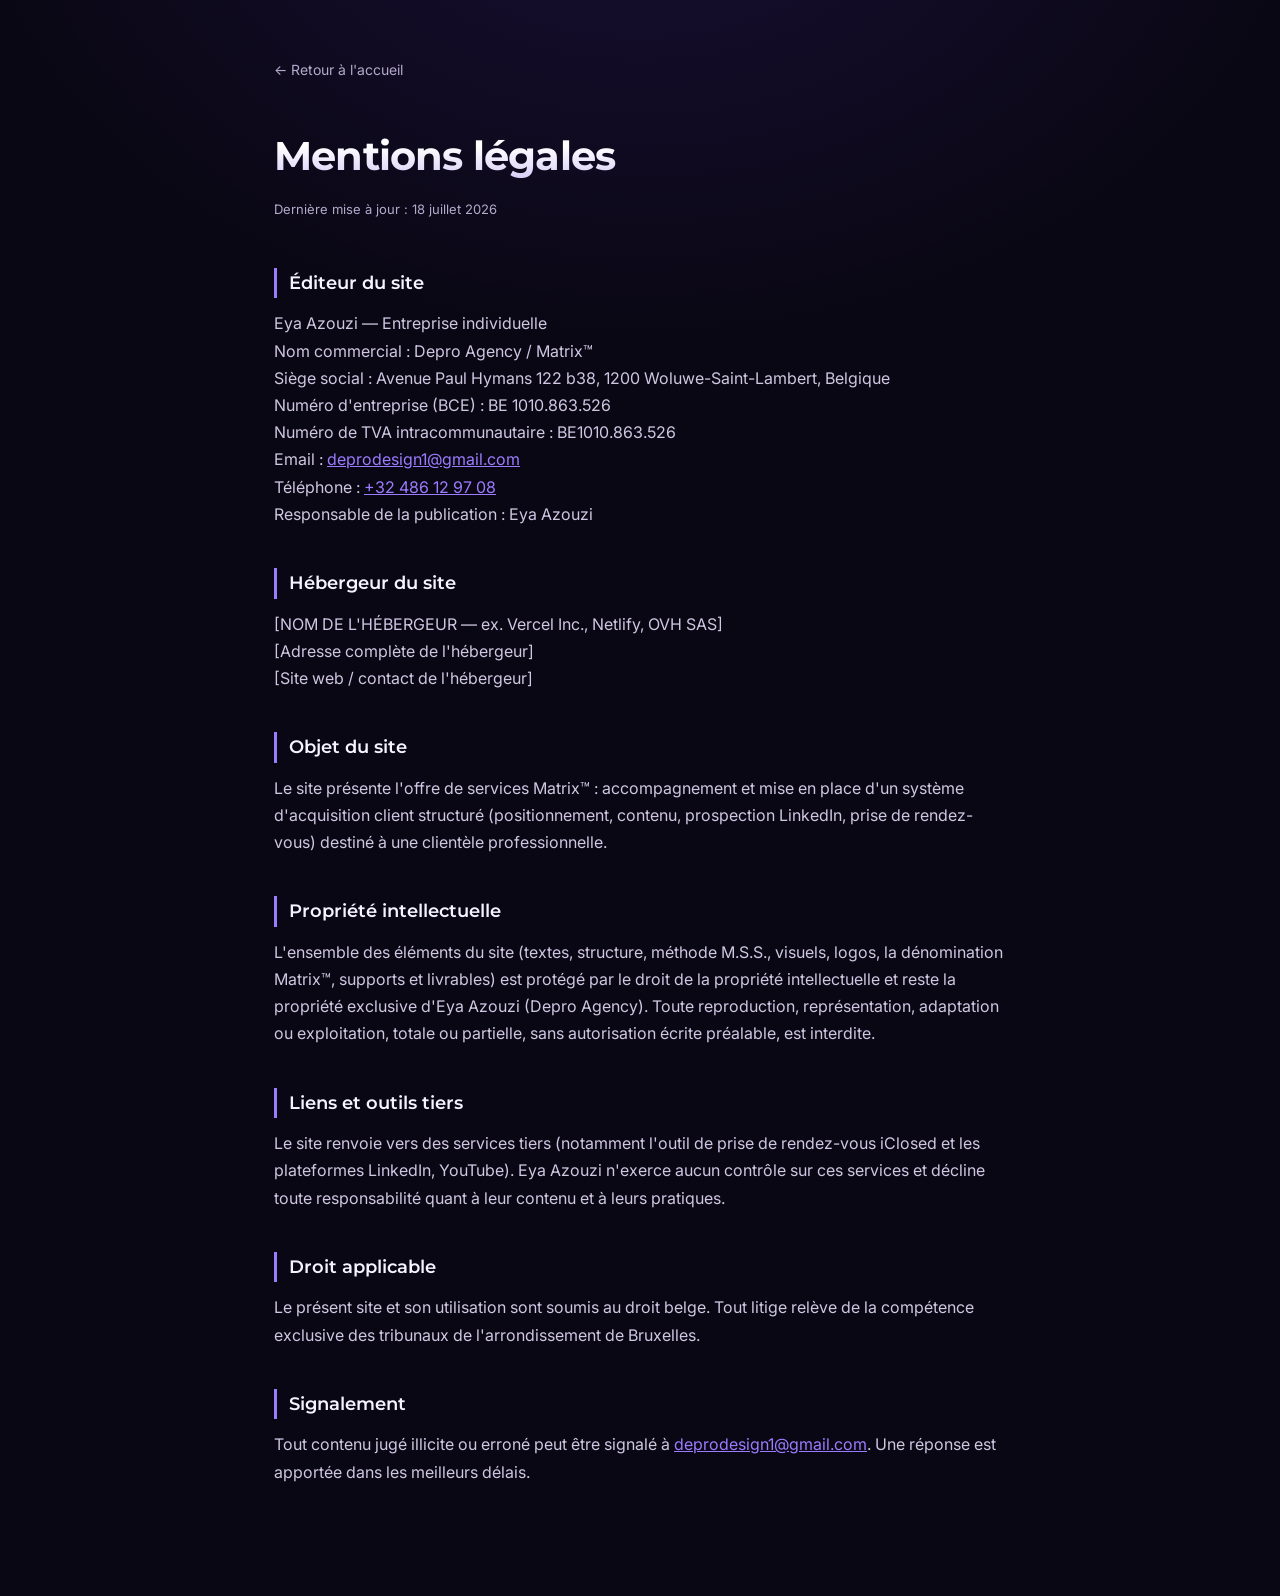
<file: legal/mentions-legales.html>
<!DOCTYPE html>
<html lang="fr">
<head>
  <meta charset="UTF-8">
  <meta name="viewport" content="width=device-width, initial-scale=1.0">
  <link rel="icon" type="image/png" sizes="32x32" href="/assets/img/favicon-32.png">
  <meta name="theme-color" content="#0a0714">
  <link rel="preconnect" href="https://fonts.googleapis.com">
  <link rel="preconnect" href="https://fonts.gstatic.com" crossorigin>
  <link rel="stylesheet" href="https://fonts.googleapis.com/css2?family=Montserrat:wght@700;800&family=Inter:wght@400;500;600&display=swap">

  <title>Mentions légales | Matrix™</title>
  <link rel="stylesheet" href="/assets/css/legal.css">
</head>
<body>
  <div class="page">
    <a class="back" href="/">← Retour à l'accueil</a>

    <h1>Mentions légales</h1>
    <p class="updated">Dernière mise à jour : 18 juillet 2026</p>

    <h2>Éditeur du site</h2>
    <p>
      Eya Azouzi — Entreprise individuelle<br>
      Nom commercial : Depro Agency / Matrix™<br>
      Siège social : Avenue Paul Hymans 122 b38, 1200 Woluwe-Saint-Lambert, Belgique<br>
      Numéro d'entreprise (BCE) : BE 1010.863.526<br>
      Numéro de TVA intracommunautaire : BE1010.863.526<br>
      Email : <a href="mailto:deprodesign1@gmail.com">deprodesign1@gmail.com</a><br>
      Téléphone : <a href="tel:+32486129708">+32 486 12 97 08</a><br>
      Responsable de la publication : Eya Azouzi
    </p>

    <h2>Hébergeur du site</h2>
    <p>
      [NOM DE L'HÉBERGEUR — ex. Vercel Inc., Netlify, OVH SAS]<br>
      [Adresse complète de l'hébergeur]<br>
      [Site web / contact de l'hébergeur]
    </p>

    <h2>Objet du site</h2>
    <p>Le site présente l'offre de services Matrix™ : accompagnement et mise en place d'un système d'acquisition client structuré (positionnement, contenu, prospection LinkedIn, prise de rendez-vous) destiné à une clientèle professionnelle.</p>

    <h2>Propriété intellectuelle</h2>
    <p>L'ensemble des éléments du site (textes, structure, méthode M.S.S., visuels, logos, la dénomination Matrix™, supports et livrables) est protégé par le droit de la propriété intellectuelle et reste la propriété exclusive d'Eya Azouzi (Depro Agency). Toute reproduction, représentation, adaptation ou exploitation, totale ou partielle, sans autorisation écrite préalable, est interdite.</p>

    <h2>Liens et outils tiers</h2>
    <p>Le site renvoie vers des services tiers (notamment l'outil de prise de rendez-vous iClosed et les plateformes LinkedIn, YouTube). Eya Azouzi n'exerce aucun contrôle sur ces services et décline toute responsabilité quant à leur contenu et à leurs pratiques.</p>

    <h2>Droit applicable</h2>
    <p>Le présent site et son utilisation sont soumis au droit belge. Tout litige relève de la compétence exclusive des tribunaux de l'arrondissement de Bruxelles.</p>

    <h2>Signalement</h2>
    <p>Tout contenu jugé illicite ou erroné peut être signalé à <a href="mailto:deprodesign1@gmail.com">deprodesign1@gmail.com</a>. Une réponse est apportée dans les meilleurs délais.</p>
  </div>
</body>
</html>
</file>
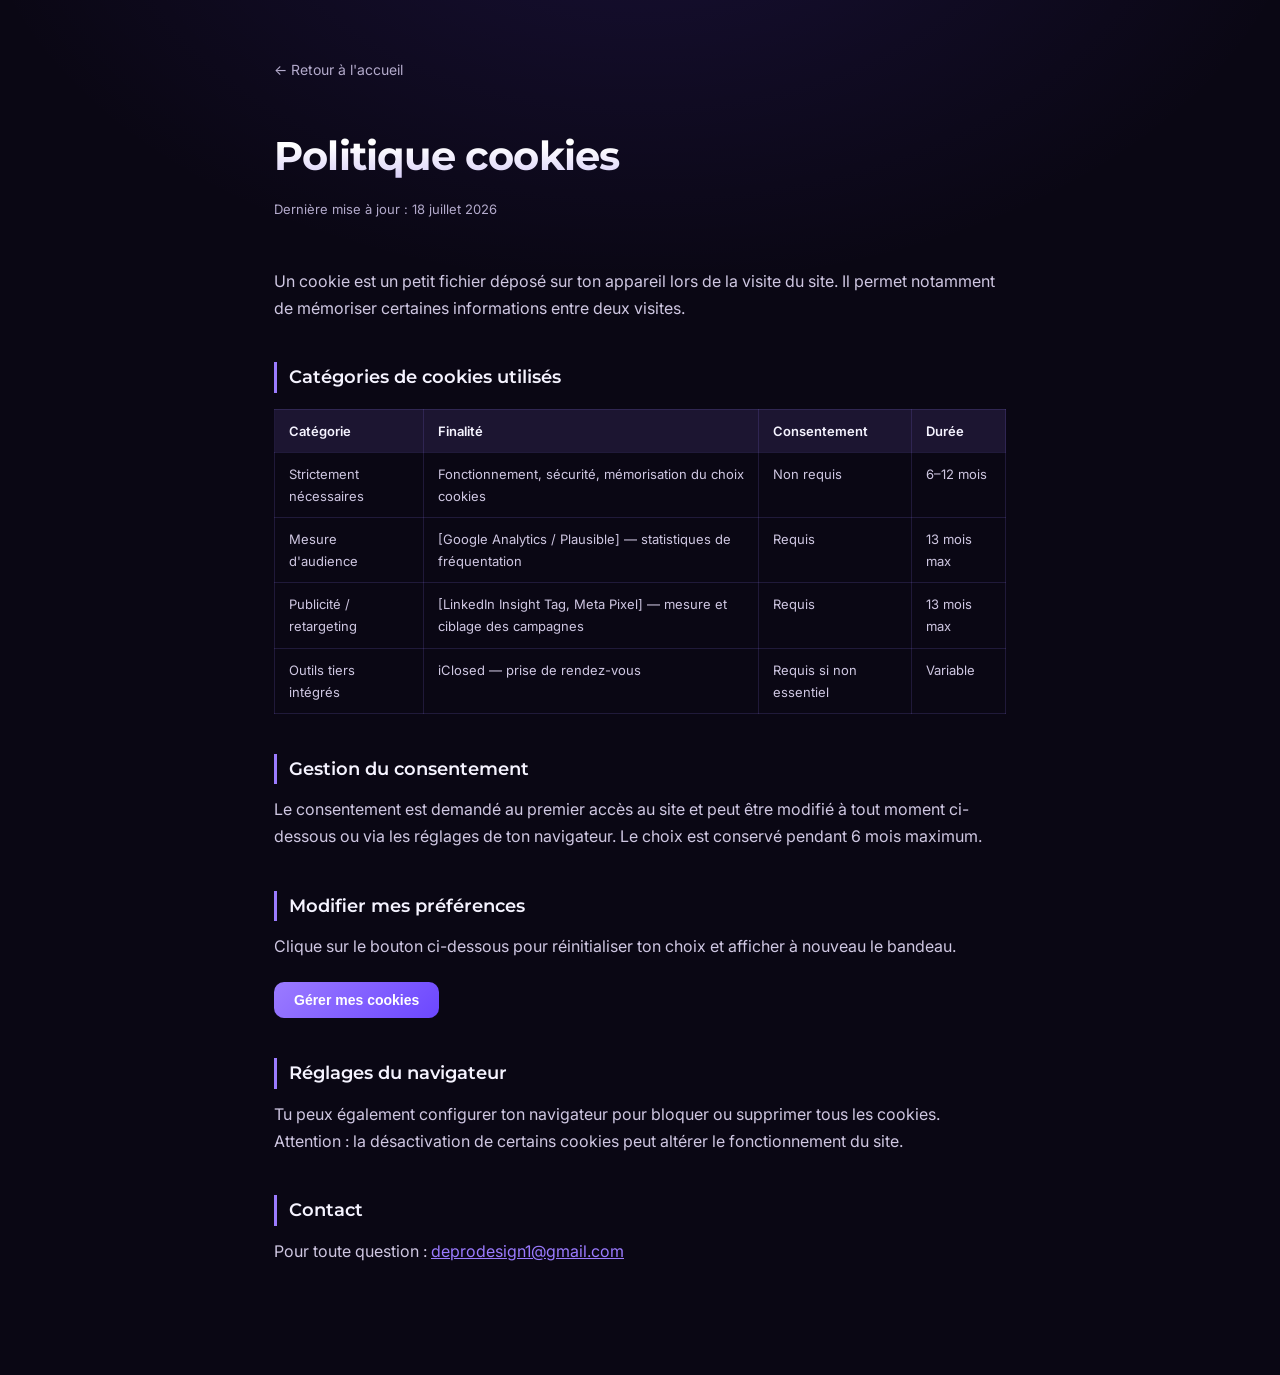
<file: legal/politique-cookies.html>
<!DOCTYPE html>
<html lang="fr">
<head>
  <meta charset="UTF-8">
  <meta name="viewport" content="width=device-width, initial-scale=1.0">
  <link rel="icon" type="image/png" sizes="32x32" href="/assets/img/favicon-32.png">
  <meta name="theme-color" content="#0a0714">
  <link rel="preconnect" href="https://fonts.googleapis.com">
  <link rel="preconnect" href="https://fonts.gstatic.com" crossorigin>
  <link rel="stylesheet" href="https://fonts.googleapis.com/css2?family=Montserrat:wght@700;800&family=Inter:wght@400;500;600&display=swap">

  <title>Politique cookies | Matrix™</title>
  <link rel="stylesheet" href="/assets/css/legal.css">
</head>
<body>
  <div class="page">
    <a class="back" href="/">← Retour à l'accueil</a>

    <h1>Politique cookies</h1>
    <p class="updated">Dernière mise à jour : 18 juillet 2026</p>

    <p>Un cookie est un petit fichier déposé sur ton appareil lors de la visite du site. Il permet notamment de mémoriser certaines informations entre deux visites.</p>

    <h2>Catégories de cookies utilisés</h2>
    <table>
      <thead>
        <tr>
          <th>Catégorie</th>
          <th>Finalité</th>
          <th>Consentement</th>
          <th>Durée</th>
        </tr>
      </thead>
      <tbody>
        <tr>
          <td>Strictement nécessaires</td>
          <td>Fonctionnement, sécurité, mémorisation du choix cookies</td>
          <td>Non requis</td>
          <td>6–12 mois</td>
        </tr>
        <tr>
          <td>Mesure d'audience</td>
          <td>[Google Analytics / Plausible] — statistiques de fréquentation</td>
          <td>Requis</td>
          <td>13 mois max</td>
        </tr>
        <tr>
          <td>Publicité / retargeting</td>
          <td>[LinkedIn Insight Tag, Meta Pixel] — mesure et ciblage des campagnes</td>
          <td>Requis</td>
          <td>13 mois max</td>
        </tr>
        <tr>
          <td>Outils tiers intégrés</td>
          <td>iClosed — prise de rendez-vous</td>
          <td>Requis si non essentiel</td>
          <td>Variable</td>
        </tr>
      </tbody>
    </table>

    <h2>Gestion du consentement</h2>
    <p>Le consentement est demandé au premier accès au site et peut être modifié à tout moment ci-dessous ou via les réglages de ton navigateur. Le choix est conservé pendant 6 mois maximum.</p>

    <h2>Modifier mes préférences</h2>
    <p>Clique sur le bouton ci-dessous pour réinitialiser ton choix et afficher à nouveau le bandeau.</p>
    <button class="reset-btn" onclick="localStorage.removeItem('cookie-choice'); window.location.href='index.html'">Gérer mes cookies</button>

    <h2>Réglages du navigateur</h2>
    <p>Tu peux également configurer ton navigateur pour bloquer ou supprimer tous les cookies. Attention : la désactivation de certains cookies peut altérer le fonctionnement du site.</p>

    <h2>Contact</h2>
    <p>Pour toute question : <a href="mailto:deprodesign1@gmail.com">deprodesign1@gmail.com</a></p>
  </div>
</body>
</html>
</file>
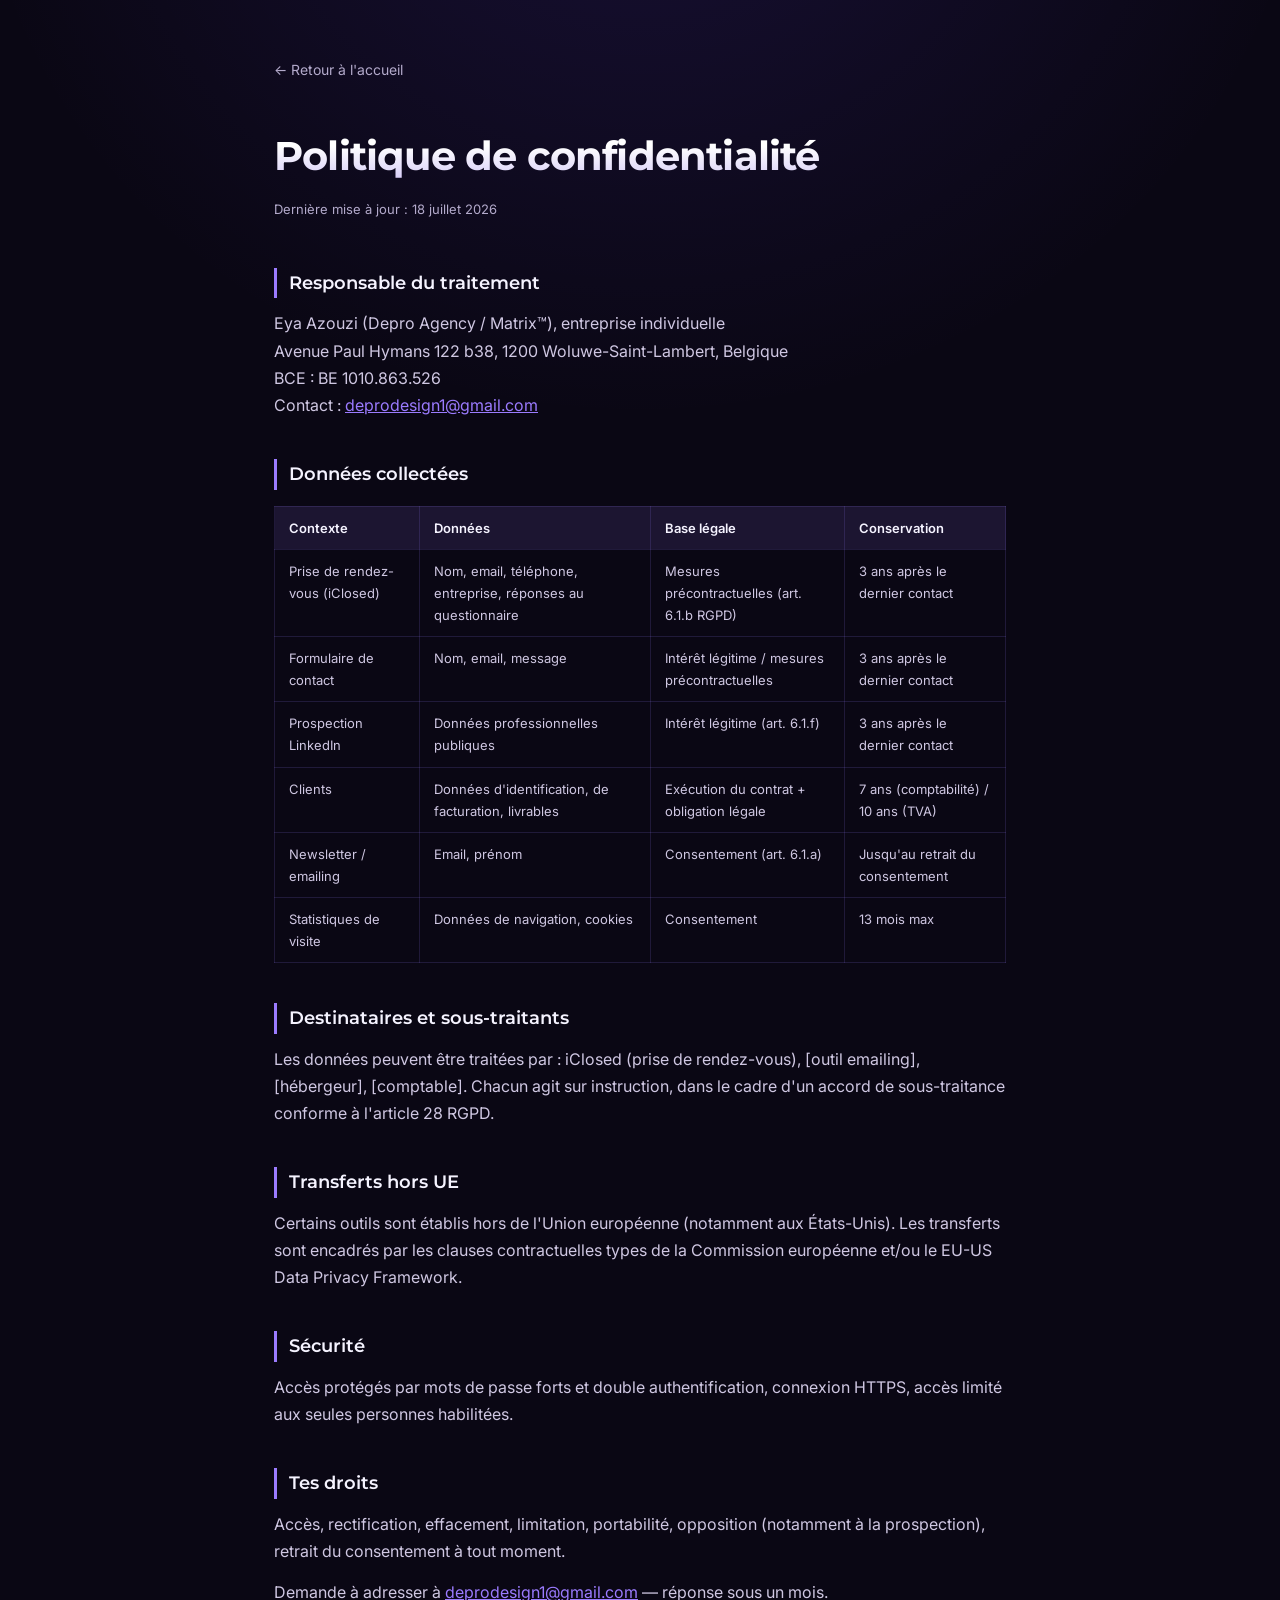
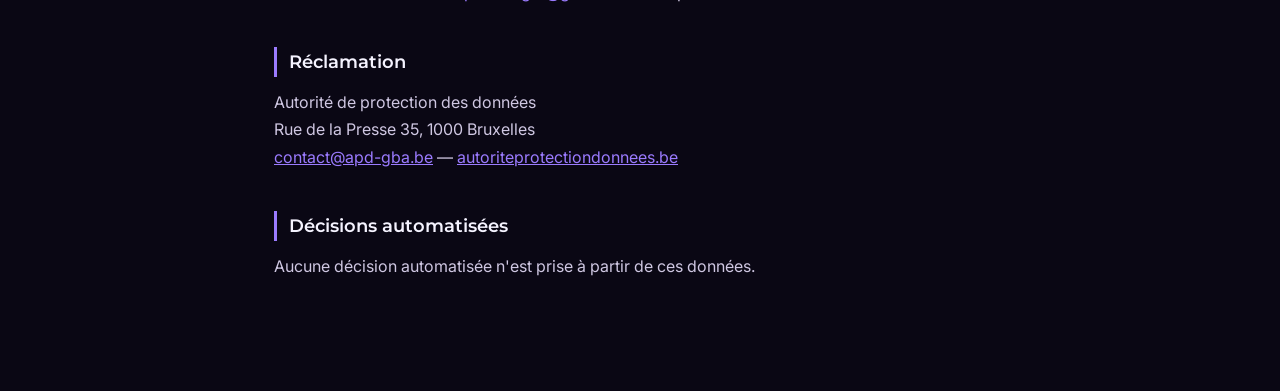
<file: legal/politique-de-confidentialite.html>
<!DOCTYPE html>
<html lang="fr">
<head>
  <meta charset="UTF-8">
  <meta name="viewport" content="width=device-width, initial-scale=1.0">
  <link rel="icon" type="image/png" sizes="32x32" href="/assets/img/favicon-32.png">
  <meta name="theme-color" content="#0a0714">
  <link rel="preconnect" href="https://fonts.googleapis.com">
  <link rel="preconnect" href="https://fonts.gstatic.com" crossorigin>
  <link rel="stylesheet" href="https://fonts.googleapis.com/css2?family=Montserrat:wght@700;800&family=Inter:wght@400;500;600&display=swap">

  <title>Politique de confidentialité | Matrix™</title>
  <link rel="stylesheet" href="/assets/css/legal.css">
</head>
<body>
  <div class="page">
    <a class="back" href="/">← Retour à l'accueil</a>

    <h1>Politique de confidentialité</h1>
    <p class="updated">Dernière mise à jour : 18 juillet 2026</p>

    <h2>Responsable du traitement</h2>
    <p>
      Eya Azouzi (Depro Agency / Matrix™), entreprise individuelle<br>
      Avenue Paul Hymans 122 b38, 1200 Woluwe-Saint-Lambert, Belgique<br>
      BCE : BE 1010.863.526<br>
      Contact : <a href="mailto:deprodesign1@gmail.com">deprodesign1@gmail.com</a>
    </p>

    <h2>Données collectées</h2>
    <table>
      <thead>
        <tr>
          <th>Contexte</th>
          <th>Données</th>
          <th>Base légale</th>
          <th>Conservation</th>
        </tr>
      </thead>
      <tbody>
        <tr>
          <td>Prise de rendez-vous (iClosed)</td>
          <td>Nom, email, téléphone, entreprise, réponses au questionnaire</td>
          <td>Mesures précontractuelles (art. 6.1.b RGPD)</td>
          <td>3 ans après le dernier contact</td>
        </tr>
        <tr>
          <td>Formulaire de contact</td>
          <td>Nom, email, message</td>
          <td>Intérêt légitime / mesures précontractuelles</td>
          <td>3 ans après le dernier contact</td>
        </tr>
        <tr>
          <td>Prospection LinkedIn</td>
          <td>Données professionnelles publiques</td>
          <td>Intérêt légitime (art. 6.1.f)</td>
          <td>3 ans après le dernier contact</td>
        </tr>
        <tr>
          <td>Clients</td>
          <td>Données d'identification, de facturation, livrables</td>
          <td>Exécution du contrat + obligation légale</td>
          <td>7 ans (comptabilité) / 10 ans (TVA)</td>
        </tr>
        <tr>
          <td>Newsletter / emailing</td>
          <td>Email, prénom</td>
          <td>Consentement (art. 6.1.a)</td>
          <td>Jusqu'au retrait du consentement</td>
        </tr>
        <tr>
          <td>Statistiques de visite</td>
          <td>Données de navigation, cookies</td>
          <td>Consentement</td>
          <td>13 mois max</td>
        </tr>
      </tbody>
    </table>

    <h2>Destinataires et sous-traitants</h2>
    <p>Les données peuvent être traitées par : iClosed (prise de rendez-vous), [outil emailing], [hébergeur], [comptable]. Chacun agit sur instruction, dans le cadre d'un accord de sous-traitance conforme à l'article 28 RGPD.</p>

    <h2>Transferts hors UE</h2>
    <p>Certains outils sont établis hors de l'Union européenne (notamment aux États-Unis). Les transferts sont encadrés par les clauses contractuelles types de la Commission européenne et/ou le EU-US Data Privacy Framework.</p>

    <h2>Sécurité</h2>
    <p>Accès protégés par mots de passe forts et double authentification, connexion HTTPS, accès limité aux seules personnes habilitées.</p>

    <h2>Tes droits</h2>
    <p>Accès, rectification, effacement, limitation, portabilité, opposition (notamment à la prospection), retrait du consentement à tout moment.</p>
    <p>Demande à adresser à <a href="mailto:deprodesign1@gmail.com">deprodesign1@gmail.com</a> — réponse sous un mois.</p>

    <h2>Réclamation</h2>
    <p>
      Autorité de protection des données<br>
      Rue de la Presse 35, 1000 Bruxelles<br>
      <a href="mailto:contact@apd-gba.be">contact@apd-gba.be</a> —
      <a href="https://www.autoriteprotectiondonnees.be" target="_blank" rel="noopener">autoriteprotectiondonnees.be</a>
    </p>

    <h2>Décisions automatisées</h2>
    <p>Aucune décision automatisée n'est prise à partir de ces données.</p>
  </div>
</body>
</html>
</file>
<file: assets/css/main.css>
/* ============ DESIGN SYSTEM ============ */
:root {
  --bg: #07051a;
  --bg-elev: #110b26;
  --accent: #6c47ff;
  --accent-2: #9b7bff;
  --accent-soft: rgba(108, 71, 255, 0.16);
  --accent-border: rgba(124, 90, 255, 0.4);
  --fg: #f5f3ff;
  --muted: #b3aacb;
  --faint: #867e9f;
  --glass: rgba(139, 109, 255, 0.055);
  --glass-strong: rgba(139, 109, 255, 0.11);
  --border: rgba(151, 125, 255, 0.16);
  --green: #4ade80;
  --red: #f87171;
  /* 8pt scale */
  --s1: 8px; --s2: 16px; --s3: 24px; --s4: 32px;
  --s5: 40px; --s6: 48px; --s8: 64px; --s10: 80px; --s12: 96px;
  --r-sm: 10px; --r-md: 16px; --r-lg: 24px;
  --font-display: "Sora", system-ui, -apple-system, "Segoe UI", sans-serif;
  --font-body: "Inter", system-ui, -apple-system, "Segoe UI", sans-serif;
  --maxw: 1120px;
  --num-grad: linear-gradient(180deg, #ffffff 0%, #c9b8ff 55%, #8f6bff 100%);
}
* { box-sizing: border-box; margin: 0; padding: 0; }
html { scroll-behavior: smooth; }
body {
  background:
    radial-gradient(ellipse 70% 40% at 50% -10%, rgba(108, 71, 255, 0.12), transparent 60%),
    var(--bg);
  color: var(--fg);
  font-family: var(--font-body);
  font-size: 16px;
  line-height: 1.6;
  -webkit-font-smoothing: antialiased;
  overflow-x: hidden;
}
img { max-width: 100%; height: auto; display: block; }
a { color: inherit; }
::selection { background: var(--accent); color: #fff; }

/* ============ TYPO ============ */
h1 { font-size: clamp(34px, 5.4vw, 64px); line-height: 1.07; font-weight: 600; letter-spacing: -0.035em; color: var(--fg); }
h2 { font-size: clamp(26px, 3.6vw, 40px); line-height: 1.14; font-weight: 600; letter-spacing: -0.03em; color: var(--fg); }
h3 { font-size: 18px; font-weight: 600; letter-spacing: -0.015em; }
h1, h2, h3, .brand, .eyebrow, .phase-tag { font-family: var(--font-display); }

/* Eyebrow unifié (hero + sections) — repère de progression cohérent */
.eyebrow {
  display: inline-flex; align-items: center; gap: 10px;
  font-size: 11.5px; font-weight: 600; letter-spacing: 0.15em; text-transform: uppercase;
  color: var(--accent-2);
  margin-bottom: var(--s2);
}
.eyebrow::before {
  content: ""; width: 22px; height: 1px; background: var(--accent-border); flex: none;
}
.eyebrow-center { justify-content: center; }
.eyebrow-center::before { display: none; }
.lead { color: var(--muted); font-size: clamp(16px, 2vw, 19px); line-height: 1.6; max-width: 600px; }
.lead strong { color: var(--fg); font-weight: 700; }

/* ============ LAYOUT ============ */
.container { max-width: var(--maxw); margin: 0 auto; padding: 0 var(--s3); }
@media (min-width: 768px) { .container { padding: 0 var(--s5); } }
section { padding: var(--s6) 0; }
@media (min-width: 768px) { section { padding: var(--s10) 0; } }
.section-head { max-width: 620px; margin: 0 auto var(--s5); text-align: center; }
@media (min-width: 768px) { .section-head { margin-bottom: var(--s6); } }
.section-head .lead { margin: 10px auto 0; }
.section-head .eyebrow { justify-content: center; }
.section-head .eyebrow::before { display: none; }

/* ============ HEADER ============ */
.site-header {
  position: sticky; top: 0; z-index: 100;
  backdrop-filter: blur(16px);
  -webkit-backdrop-filter: blur(16px);
  background: rgba(10, 7, 20, 0.7);
  border-bottom: 1px solid var(--border);
}
.header-inner {
  max-width: var(--maxw); margin: 0 auto;
  padding: 14px var(--s3);
  display: flex; align-items: center; justify-content: space-between; gap: var(--s2);
}
.brand {
  font-weight: 700; font-size: 18.5px; letter-spacing: -0.01em; text-decoration: none;
  display: inline-flex; align-items: center; gap: 10px;
}
.brand img { width: 28px; height: 28px; border-radius: 8px; }
.brand span { color: var(--accent-2); }
.header-nav { display: none; align-items: center; gap: var(--s3); }
.header-nav a {
  position: relative;
  color: var(--muted); text-decoration: none; font-size: 14px; font-weight: 500;
  padding: 6px 2px;
  transition: color 0.2s ease;
}
.header-nav a::after {
  content: ""; position: absolute; left: 0; right: 0; bottom: 0;
  height: 1.5px; background: var(--accent-2);
  transform: scaleX(0); transform-origin: 0 50%;
  transition: transform 0.28s cubic-bezier(0.4, 0, 0.2, 1);
}
.header-nav a:hover { color: var(--fg); }
.header-nav a:hover::after { transform: scaleX(1); }
@media (min-width: 900px) { .header-nav { display: flex; } }
.header-actions { display: flex; align-items: center; gap: var(--s2); }

/* Hamburger (mobile) */
.nav-toggle {
  display: inline-flex; flex-direction: column; justify-content: center; gap: 5px;
  width: 42px; height: 42px; padding: 0 11px;
  background: var(--glass); border: 1px solid var(--border); border-radius: var(--r-sm);
  cursor: pointer;
}
.nav-toggle span {
  display: block; height: 2px; width: 100%; background: var(--fg); border-radius: 2px;
  transition: transform 0.25s ease, opacity 0.2s ease;
}
.nav-toggle[aria-expanded="true"] span:nth-child(1) { transform: translateY(7px) rotate(45deg); }
.nav-toggle[aria-expanded="true"] span:nth-child(2) { opacity: 0; }
.nav-toggle[aria-expanded="true"] span:nth-child(3) { transform: translateY(-7px) rotate(-45deg); }
@media (min-width: 900px) { .nav-toggle { display: none; } }
@media (max-width: 899px) { .header-actions .header-cta { display: none; } }

/* Panneau nav mobile */
.mobile-nav {
  display: flex; flex-direction: column; gap: 4px;
  padding: var(--s2) var(--s3) var(--s3);
  border-top: 1px solid var(--border);
  background: rgba(10, 7, 20, 0.96);
  backdrop-filter: blur(16px); -webkit-backdrop-filter: blur(16px);
  max-height: 0; overflow: hidden; opacity: 0;
  transition: max-height 0.3s ease, opacity 0.25s ease, padding 0.3s ease;
}
.mobile-nav.open { max-height: 340px; opacity: 1; }
.mobile-nav a:not(.btn) {
  color: var(--fg); text-decoration: none; font-family: var(--font-display); font-weight: 500;
  font-size: 16px; padding: 12px 8px; border-radius: var(--r-sm);
}
.mobile-nav a:not(.btn):hover { background: var(--glass-strong); }
.mobile-nav .btn { margin-top: var(--s1); width: 100%; }
@media (min-width: 900px) { .mobile-nav { display: none; } }

/* Barre de progression de lecture */
.scroll-progress { position: absolute; left: 0; right: 0; bottom: -1px; height: 2px; background: transparent; }
.scroll-progress span {
  display: block; height: 100%; width: 100%;
  transform: scaleX(0); transform-origin: 0 50%;
  background: linear-gradient(90deg, var(--accent), var(--accent-2));
  will-change: transform;
}

/* ============ BUTTONS ============ */
.btn {
  display: inline-flex; align-items: center; justify-content: center; gap: var(--s1);
  font-family: var(--font-display); font-weight: 600; font-size: 15px;
  padding: 13px 24px; border-radius: var(--r-sm);
  text-decoration: none; border: none; cursor: pointer;
  transition: transform 0.2s ease, box-shadow 0.2s ease, background 0.2s ease;
  will-change: transform;
}
.btn-primary {
  background: linear-gradient(180deg, #7d5cff, var(--accent));
  color: #fff;
  box-shadow: 0 6px 20px rgba(108, 71, 255, 0.3);
}
.btn-primary:hover { transform: translateY(-2px); box-shadow: 0 10px 28px rgba(108, 71, 255, 0.42); }
.btn-primary:active { transform: translateY(0); }
.btn-lg { padding: 16px 32px; font-size: 16px; }
.btn-sm { padding: 10px 18px; font-size: 14px; }
/* Libellé de bouton court en mobile, long à partir de 560px */
.btn .lbl-long { display: none; }
.btn .lbl-short { display: inline; }
@media (min-width: 560px) { .btn .lbl-long { display: inline; } .btn .lbl-short { display: none; } }
.btn-ghost {
  background: var(--glass); color: var(--fg);
  border: 1px solid var(--border);
}
.btn-ghost:hover { background: var(--glass-strong); }

/* ============ HERO (centré, chiffre géant) ============ */
.hero { position: relative; padding: var(--s6) 0 var(--s6); overflow: hidden; }
@media (min-width: 768px) { .hero { padding: var(--s10) 0 var(--s8); } }
.hero::before {
  content: ""; position: absolute; inset: -40% -20% auto;
  height: 130%;
  background:
    radial-gradient(ellipse 50% 40% at 50% 22%, rgba(108, 71, 255, 0.22), transparent 66%),
    radial-gradient(ellipse 38% 38% at 80% 10%, rgba(76, 140, 255, 0.10), transparent 62%);
  animation: hero-drift 22s ease-in-out infinite alternate;
  pointer-events: none;
}
@keyframes hero-drift {
  from { transform: translate3d(-3%, 0, 0) scale(1); }
  to   { transform: translate3d(3%, 4%, 0) scale(1.06); }
}
.hero-center { position: relative; max-width: 1000px; margin: 0 auto; text-align: center; display: flex; flex-direction: column; align-items: center; }
.hero-center .eyebrow::before { display: none; }
.hero h1 { font-size: clamp(30px, 4.4vw, 52px); }
.hero-num {
  display: block; font-style: normal;
  font-size: clamp(52px, 8.6vw, 104px); line-height: 1; letter-spacing: -0.045em; font-weight: 700;
  margin: 10px 0 6px;
  background: var(--num-grad); -webkit-background-clip: text; background-clip: text; color: transparent;
  font-variant-numeric: tabular-nums;
}
.hero-num .plus { color: inherit; }
.hero .lead { margin: var(--s3) auto 0; }
.hero .lead strong { color: var(--fg); }
.sub-promise { margin-top: var(--s2); font-size: 14.5px; color: var(--faint); }
.channels { list-style: none; display: flex; flex-wrap: wrap; justify-content: center; gap: 8px; margin-top: var(--s3); }
.channels li {
  font-family: var(--font-display); font-size: 13px; font-weight: 600; color: var(--fg);
  padding: 7px 14px; border-radius: 999px;
  background: var(--glass); border: 1px solid var(--border);
}
.channels li::before { content: ""; display: inline-block; width: 6px; height: 6px; border-radius: 50%; background: var(--green); margin-right: 8px; vertical-align: 2px; }
.hero-cta-row { margin-top: var(--s4); display: flex; justify-content: center; }
.book-note { font-size: 13px; color: var(--faint); font-weight: 500; }

/* Stats géantes (style « résultats » sans cadre) */
.stats {
  position: relative;
  margin-top: var(--s8);
  display: grid; grid-template-columns: repeat(2, 1fr); gap: var(--s4) var(--s2);
  text-align: center;
}
@media (min-width: 900px) { .stats { grid-template-columns: repeat(4, 1fr); gap: 0; } .stat + .stat { border-left: 1px solid var(--border); } }
.stat { display: flex; flex-direction: column; align-items: center; gap: 8px; padding: 0 var(--s2); }
.stat strong {
  font-family: var(--font-display);
  font-size: clamp(38px, 5.6vw, 64px); font-weight: 700; letter-spacing: -0.04em; line-height: 1;
  background: var(--num-grad); -webkit-background-clip: text; background-clip: text; color: transparent;
  font-variant-numeric: tabular-nums; white-space: nowrap;
}
.stat > span { font-size: 14px; color: var(--muted); max-width: 180px; line-height: 1.4; }
.stat > span b, .ls > span b { color: var(--fg); font-weight: 600; }

.hero-visual {
  position: relative; max-width: 820px; margin: var(--s8) auto 0;
  border: 1px solid var(--border); background: var(--glass);
  border-radius: var(--r-lg); padding: var(--s2);
  box-shadow: 0 32px 80px rgba(0, 0, 0, 0.55), 0 0 0 1px rgba(108,71,255,0.08);
}
.hero-visual img { border-radius: var(--r-md); }
.hero-visual-badge {
  position: absolute; top: calc(var(--s2) + 10px); left: calc(var(--s2) + 10px); z-index: 2;
  font-family: var(--font-display); font-size: 12px; font-weight: 700;
  color: #fff; background: rgba(13, 8, 26, 0.85);
  border: 1px solid var(--accent-border); border-radius: 999px; padding: 7px 14px;
}

/* ============ GLASS CARD ============ */
.card {
  background: var(--glass);
  border: 1px solid var(--border);
  border-radius: var(--r-md);
  padding: var(--s4);
  transition: transform 0.3s cubic-bezier(0.4,0,0.2,1), border-color 0.3s ease, background 0.3s ease;
}
.card:hover { transform: translateY(-3px); border-color: var(--accent-border); background: var(--glass-strong); }

/* ============ 01 · SCHÉMA PIPELINE ============ */
.pipe-chart { padding: var(--s3); margin-bottom: var(--s3); }
.pipe-chart:hover { transform: none; }
.pipe-legend { display: flex; flex-wrap: wrap; gap: var(--s1) var(--s3); margin-bottom: var(--s2); }
.lg { font-size: 13.5px; font-weight: 600; color: var(--fg); display: inline-flex; align-items: center; gap: 8px; }
.lg::before { content: ""; width: 18px; height: 3px; border-radius: 2px; }
.lg-red::before { background: var(--red); }
.lg-accent::before { background: var(--accent-2); }
.pipe-chart svg { width: 100%; height: 160px; display: block; }
@media (min-width: 768px) { .pipe-chart svg { height: 200px; } }
.pipe-chart .ax { stroke: var(--border); stroke-width: 1; }
.pipe-chart .grid { stroke: rgba(151,125,255,0.08); stroke-width: 1; stroke-dasharray: 4 6; }
.pipe-chart polyline { fill: none; stroke-width: 3; stroke-linejoin: round; stroke-linecap: round; vector-effect: non-scaling-stroke; }
.ln-red { stroke: var(--red); opacity: 0.75; }
.ln-accent { stroke: var(--accent-2); }
.pipe-axis { display: flex; justify-content: space-between; margin-top: 8px; font-size: 12px; color: var(--faint); }

.pain-grid { display: grid; gap: var(--s2); }
@media (min-width: 768px) { .pain-grid { grid-template-columns: repeat(3, 1fr); } }
.pain { display: flex; gap: var(--s2); padding: var(--s3); }
.pain-num {
  font-family: var(--font-display); font-size: 28px; font-weight: 700; line-height: 1;
  color: var(--accent-2); opacity: 0.55; flex: none;
}
.pain h3 { font-size: 16.5px; }
.pain p { color: var(--faint); font-size: 14px; margin-top: 4px; line-height: 1.5; }

/* ============ 02 · AVANT / AVEC MATRIX ============ */
.versus { max-width: 920px; margin: 0 auto; display: flex; flex-direction: column; gap: var(--s2); }
.vs-head { display: none; }
@media (min-width: 768px) {
  .vs-head { display: grid; grid-template-columns: 1fr 48px 0.8fr; padding: 0 var(--s3); }
  .vs-h { font-family: var(--font-display); font-size: 12px; font-weight: 700; letter-spacing: 0.14em; text-transform: uppercase; }
  .vs-h-old { color: var(--red); } .vs-h-new { color: var(--green); }
}
.vs-row {
  display: grid; grid-template-columns: 1fr; gap: var(--s2); align-items: center;
  border: 1px solid var(--border); border-radius: var(--r-md); background: var(--glass); padding: var(--s3);
}
@media (min-width: 768px) { .vs-row { grid-template-columns: 1fr 48px 0.8fr; } }
.oldway-tag { font-size: 11.5px; font-weight: 700; letter-spacing: 0.14em; text-transform: uppercase; color: var(--red); display: block; margin-bottom: 4px; }
.vs-old h3 { text-decoration: line-through; text-decoration-color: rgba(248,113,113,0.55); text-decoration-thickness: 2px; }
.vs-old p { color: var(--faint); font-size: 14px; margin-top: 4px; line-height: 1.5; }
.vs-arrow { font-size: 22px; color: var(--accent-2); text-align: center; transform: rotate(90deg); }
@media (min-width: 768px) { .vs-arrow { transform: none; } }
.vs-new {
  font-family: var(--font-display); font-weight: 600; font-size: 15.5px; color: var(--fg);
  background: rgba(74, 222, 128, 0.07); border: 1px solid rgba(74, 222, 128, 0.28);
  border-radius: var(--r-sm); padding: 14px 16px; display: flex; flex-direction: column; gap: 4px;
}
.vs-chip { font-size: 11px; letter-spacing: 0.12em; text-transform: uppercase; color: var(--green); }

/* ============ 03 · LA MACHINE (schéma) ============ */
.machine {
  display: grid; gap: var(--s2); align-items: center; justify-items: center;
  max-width: 980px; margin: 0 auto var(--s6);
}
@media (min-width: 900px) { .machine { grid-template-columns: 1.1fr 60px 1fr 60px 0.9fr; gap: 0; } }
.m-inputs { list-style: none; display: grid; grid-template-columns: 1fr 1fr; gap: 10px; width: 100%; }
@media (min-width: 900px) { .m-inputs { grid-template-columns: 1fr; } }
.m-inputs li {
  display: flex; align-items: center; gap: 10px;
  font-family: var(--font-display); font-size: 14px; font-weight: 600;
  padding: 12px 14px; border-radius: var(--r-sm);
  background: var(--glass); border: 1px solid var(--border);
}
.m-ico {
  width: 30px; height: 30px; flex: none; border-radius: 8px;
  display: inline-flex; align-items: center; justify-content: center;
  font-size: 13px; font-weight: 700; color: var(--accent-2);
  background: var(--accent-soft); border: 1px solid var(--accent-border);
}
.m-wire { width: 2px; height: 36px; background: linear-gradient(var(--accent-border), var(--accent)); position: relative; }
.m-wire span { display: none; }
@media (min-width: 900px) {
  .m-wire { width: 100%; height: 2px; background: linear-gradient(90deg, var(--accent-border), var(--accent)); }
}
.m-wire::after {
  content: ""; position: absolute; width: 8px; height: 8px; border-radius: 50%; background: var(--accent-2);
  box-shadow: 0 0 12px var(--accent-2);
  left: -3px; top: 0; animation: m-flow-v 1.8s linear infinite;
}
@media (min-width: 900px) { .m-wire::after { top: -3px; left: 0; animation-name: m-flow-h; } }
@keyframes m-flow-v { from { transform: translateY(0); } to { transform: translateY(30px); } }
@keyframes m-flow-h { from { transform: translateX(0); } to { transform: translateX(52px); } }
.m-core {
  width: 100%; max-width: 280px; text-align: center;
  padding: var(--s4) var(--s3); border-radius: var(--r-lg);
  border: 1px solid var(--accent);
  background: radial-gradient(ellipse 90% 90% at 50% 0%, rgba(108,71,255,0.35), rgba(108,71,255,0.08));
  box-shadow: 0 0 60px rgba(108,71,255,0.35);
  display: flex; flex-direction: column; gap: 6px;
}
.m-core-tag { font-size: 11px; font-weight: 700; letter-spacing: 0.16em; text-transform: uppercase; color: var(--accent-2); }
.m-core strong { font-family: var(--font-display); font-size: 30px; letter-spacing: -0.03em; }
.m-core-sub { font-size: 13px; color: var(--muted); }
.m-out {
  width: 100%; max-width: 240px; text-align: center; padding: var(--s3);
  border-radius: var(--r-md); background: rgba(74,222,128,0.08); border: 1px solid rgba(74,222,128,0.35);
  display: flex; flex-direction: column;
}
.m-out strong { font-family: var(--font-display); font-size: 20px; color: var(--green); }
.m-out span { font-size: 13.5px; color: var(--muted); }

/* Flux 3 phases → résultat */
.flow { list-style: none; display: grid; gap: var(--s2); counter-reset: none; }
@media (min-width: 900px) { .flow { grid-template-columns: repeat(4, 1fr); gap: var(--s3); } }
.flow-step { position: relative; padding-top: var(--s1); }
.flow-node {
  width: 44px; height: 44px; border-radius: 50%;
  display: flex; align-items: center; justify-content: center;
  font-family: var(--font-display); font-size: 17px; font-weight: 700;
  background: var(--bg-elev); color: var(--accent-2); border: 2px solid var(--accent);
  margin-bottom: var(--s2); position: relative; z-index: 1;
}
.flow-node-out { border-color: var(--green); color: var(--green); background: rgba(74,222,128,0.1); }
@media (min-width: 900px) {
  .flow-step:not(:last-child)::after {
    content: ""; position: absolute; top: calc(var(--s1) + 22px); left: 52px; right: calc(-1 * var(--s3) + 8px);
    height: 2px; background: linear-gradient(90deg, var(--accent), var(--accent-border));
  }
}
.phase-tag { font-size: 11.5px; font-weight: 600; letter-spacing: 0.14em; text-transform: uppercase; color: var(--faint); margin-bottom: 4px; display: block; font-family: var(--font-display); }
.flow-step h3 { font-size: 16.5px; }
.flow-step p { color: var(--faint); font-size: 14px; margin-top: 6px; line-height: 1.5; }

/* ============ OFFRES ============ */
.offer-grid { display: grid; gap: var(--s2); }
@media (min-width: 640px) { .offer-grid { grid-template-columns: repeat(2, 1fr); } }
@media (min-width: 960px) { .offer-grid { grid-template-columns: repeat(3, 1fr); gap: var(--s3); } }
.offer { padding: var(--s3); display: flex; flex-direction: column; gap: 6px; }
.offer-kpi { font-size: 13px; color: var(--muted); margin-bottom: var(--s1); }
.offer-kpi b {
  display: block; font-family: var(--font-display); font-size: 30px; letter-spacing: -0.03em; line-height: 1.1;
  background: var(--num-grad); -webkit-background-clip: text; background-clip: text; color: transparent;
}
.offer h3 { font-size: 17px; }
.offer p { color: var(--faint); font-size: 14px; line-height: 1.5; }
.offer-all { border-color: var(--accent-border); background: radial-gradient(ellipse 90% 90% at 100% 0%, rgba(108,71,255,0.2), var(--glass)); }

/* ============ EN DIRECT (KPI récents) ============ */
.live {
  border: 1px solid var(--accent-border); border-radius: var(--r-lg);
  background: linear-gradient(180deg, rgba(108,71,255,0.10), rgba(108,71,255,0.02));
  padding: var(--s3); margin-bottom: var(--s6);
}
@media (min-width: 768px) { .live { padding: var(--s5); } }
.live-head { display: flex; flex-wrap: wrap; align-items: center; gap: 8px 12px; margin-bottom: var(--s4); }
.live-dot { width: 9px; height: 9px; border-radius: 50%; background: var(--green); box-shadow: 0 0 0 0 rgba(74,222,128,0.6); animation: pulse 2s infinite; }
@keyframes pulse { 0% { box-shadow: 0 0 0 0 rgba(74,222,128,0.55); } 70% { box-shadow: 0 0 0 10px rgba(74,222,128,0); } 100% { box-shadow: 0 0 0 0 rgba(74,222,128,0); } }
.live-label { font-family: var(--font-display); font-size: 13px; font-weight: 700; letter-spacing: 0.12em; text-transform: uppercase; color: var(--green); }
.live-date { font-size: 12.5px; color: var(--faint); margin-left: auto; }
.live-stats { display: grid; grid-template-columns: repeat(2, 1fr); gap: var(--s3) var(--s2); margin-bottom: var(--s5); }
@media (min-width: 900px) { .live-stats { grid-template-columns: 1fr 1.25fr 0.9fr 0.9fr; gap: var(--s4); } }
.ls { display: flex; flex-direction: column; gap: 6px; }
.ls strong {
  font-family: var(--font-display); font-size: clamp(32px, 4.4vw, 50px); font-weight: 700; letter-spacing: -0.04em; line-height: 1;
  background: var(--num-grad); -webkit-background-clip: text; background-clip: text; color: transparent;
  font-variant-numeric: tabular-nums; white-space: nowrap;
}
.ls-hero strong { font-size: clamp(48px, 7vw, 80px); }
.ls > span { font-size: 13.5px; color: var(--muted); line-height: 1.4; }
.live-grid { display: grid; gap: var(--s2); }
@media (min-width: 900px) { .live-grid { grid-template-columns: 1fr 1fr; gap: var(--s3); } }
.live-card { background: var(--bg-elev); border: 1px solid var(--border); border-radius: var(--r-md); padding: var(--s3); display: flex; flex-direction: column; gap: var(--s2); }
.live-card figcaption { display: flex; flex-direction: column; gap: 2px; }
.lc-sector { font-size: 11.5px; font-weight: 700; letter-spacing: 0.12em; text-transform: uppercase; color: var(--accent-2); font-family: var(--font-display); }
.live-card figcaption strong { font-family: var(--font-display); font-size: 16.5px; font-weight: 600; }
.lc-note { font-size: 12px; color: var(--faint); margin-top: auto; }

/* Barres RDV / jour */
.bars { display: grid; grid-template-columns: repeat(8, 1fr); gap: 6px; align-items: end; height: 170px; }
.bar { display: flex; flex-direction: column; align-items: center; justify-content: flex-end; gap: 6px; height: 100%; }
.bar b { font-family: var(--font-display); font-size: 12.5px; color: var(--muted); }
.bar::before {
  content: ""; order: 1; width: 100%; max-width: 34px;
  height: calc(var(--v) / 17 * 110px); border-radius: 6px 6px 2px 2px;
  background: linear-gradient(180deg, var(--accent-2), var(--accent));
  opacity: 0.75;
}
.bar span { order: 2; font-size: 10.5px; color: var(--faint); font-variant-numeric: tabular-nums; }
.bar-max::before { opacity: 1; box-shadow: 0 0 18px rgba(155,123,255,0.6); }
.bar-max b { color: var(--fg); font-size: 14px; }

/* Entonnoir */
.funnel { display: flex; flex-direction: column; align-items: center; gap: 6px; }
.fn {
  display: flex; align-items: baseline; justify-content: center; gap: 10px;
  padding: 12px 16px; border-radius: var(--r-sm); text-align: center;
  background: var(--accent-soft); border: 1px solid var(--accent-border);
}
.fn strong { font-family: var(--font-display); font-size: 24px; letter-spacing: -0.02em; white-space: nowrap; }
.fn span { font-size: 13px; color: var(--muted); }
.fn1 { width: 100%; } .fn2 { width: 84%; } .fn3 { width: 70%; background: rgba(74,222,128,0.1); border-color: rgba(74,222,128,0.4); }
.fn3 strong { color: var(--green); }
@media (max-width: 480px) { .fn3 { width: 80%; } .fn2 { width: 90%; } }

/* Taux de réponse */
.rates { display: flex; flex-direction: column; gap: 14px; }
.rate { display: grid; grid-template-columns: 84px 1fr 48px; align-items: center; gap: 10px; }
.rate-lbl { font-size: 12.5px; color: var(--faint); }
.rate-track { height: 12px; border-radius: 999px; background: rgba(151,125,255,0.1); overflow: hidden; }
.rate-fill { display: block; height: 100%; width: calc(var(--p) * 1%); border-radius: 999px; background: linear-gradient(90deg, var(--accent), var(--accent-2)); }
.rate b { font-family: var(--font-display); font-size: 16px; text-align: right; }

/* Mini entonnoir (cartes) */
.mini-funnel { display: flex; align-items: center; gap: 10px; margin: 4px 0; }
.mf-step { flex: 1; padding: 10px 12px; border-radius: var(--r-sm); background: var(--accent-soft); border: 1px solid var(--accent-border); display: flex; flex-direction: column; }
.mf-step strong { font-family: var(--font-display); font-size: 24px; line-height: 1.1; letter-spacing: -0.02em; }
.mf-step span { font-size: 12px; color: var(--muted); }
.mf-win { background: rgba(74,222,128,0.1); border-color: rgba(74,222,128,0.4); }
.mf-win strong { color: var(--green); }
.mf-arrow { color: var(--accent-2); font-size: 20px; flex: none; }
.mf-lg .mf-step strong { font-size: 32px; }

/* ============ PREUVES ============ */
.proof-sub { margin-bottom: var(--s3); }
.proof-grid { display: grid; gap: var(--s3); }
@media (min-width: 768px) { .proof-grid { grid-template-columns: repeat(2, 1fr); } }
.proof-card { padding: 0; overflow: hidden; display: flex; flex-direction: column; }
.proof-card img { width: 100%; aspect-ratio: 16 / 9; object-fit: cover; border-top: 1px solid var(--border); margin-top: auto; }
.proof-body { padding: var(--s3); display: flex; flex-direction: column; gap: var(--s1); }
.proof-sector { font-size: 11.5px; font-weight: 700; letter-spacing: 0.12em; text-transform: uppercase; color: var(--faint); font-family: var(--font-display); }
.proof-big { font-family: var(--font-display); font-size: 18px; font-weight: 600; color: var(--muted); line-height: 1.2; }
.proof-big mark {
  display: inline-block; background: var(--accent); color: #fff;
  font-size: clamp(32px, 4vw, 44px); font-weight: 700; letter-spacing: -0.03em;
  padding: 2px 12px; border-radius: 8px; margin-right: 6px;
}
.proof-body > p:not(.proof-big) { color: var(--faint); font-size: 14px; line-height: 1.5; }
.proof-metrics { display: flex; gap: var(--s3); }
.proof-metrics div { display: flex; flex-direction: column; }
.proof-metrics strong { color: var(--accent-2); font-family: var(--font-display); font-size: 20px; font-weight: 700; }
.proof-metrics span { font-size: 12px; color: var(--faint); }
@media (min-width: 768px) {
  .proof-feature { grid-column: 1 / -1; display: grid; grid-template-columns: 0.9fr 1.1fr; align-items: stretch; }
  .proof-feature img { border-top: 0; border-left: 1px solid var(--border); height: 100%; aspect-ratio: auto; }
  .proof-feature .proof-body { justify-content: center; padding: var(--s5); }
  .proof-feature .proof-big mark { font-size: clamp(48px, 6vw, 72px); }
}
.proof-disclaimer { margin-top: var(--s3); font-size: 12px; color: var(--faint); }
.proof-disclaimer a { color: var(--muted); }
.dm-block { margin-top: var(--s5); }
.dm-title { text-align: center; font-family: var(--font-display); font-size: clamp(17px, 2.2vw, 20px); font-weight: 600; color: var(--fg); margin-bottom: var(--s4); }
.dm-grid { display: grid; gap: var(--s3); align-items: start; }
@media (min-width: 768px) { .dm-grid { grid-template-columns: repeat(3, 1fr); } }
.dm { border: 1px solid var(--border); border-radius: var(--r-md); overflow: hidden; background: var(--bg-elev); transition: transform 0.3s cubic-bezier(0.4,0,0.2,1), border-color 0.3s ease; }
.dm:hover { transform: translateY(-3px); border-color: var(--accent-border); }
.dm img { width: 100%; height: auto; display: block; }

/* ============ ICP ============ */
.icp-grid { display: grid; gap: var(--s3); }
@media (min-width: 768px) { .icp-grid { grid-template-columns: 1fr 1fr; } }
.icp-col h3 { margin-bottom: var(--s3); display: flex; align-items: center; gap: 10px; }
.icp-mark { width: 28px; height: 28px; border-radius: 50%; display: inline-flex; align-items: center; justify-content: center; font-size: 14px; flex: none; }
.icp-yes { border-color: rgba(74,222,128,0.3); }
.icp-no { border-color: rgba(248,113,113,0.25); }
.icp-yes .icp-mark { background: rgba(74,222,128,0.15); color: var(--green); }
.icp-no .icp-mark { background: rgba(248,113,113,0.15); color: var(--red); }
.icp-col ul { list-style: none; display: flex; flex-direction: column; gap: 12px; }
.icp-col li { padding-left: var(--s3); position: relative; color: var(--muted); font-size: 14.5px; line-height: 1.5; }
.icp-col li b { color: var(--fg); }
.icp-yes li::before { content: "✓"; position: absolute; left: 0; color: var(--green); font-weight: 700; }
.icp-no li::before { content: "✕"; position: absolute; left: 0; color: var(--red); font-weight: 700; }

/* ============ 45 JOURS (gantt) ============ */
.gantt { position: relative; max-width: 960px; margin: 0 auto; }
.gantt-big { display: flex; align-items: baseline; justify-content: center; gap: 10px; margin-bottom: var(--s4); }
.gantt-big strong {
  font-family: var(--font-display); font-size: clamp(64px, 10vw, 120px); line-height: 0.9; letter-spacing: -0.05em;
  background: var(--num-grad); -webkit-background-clip: text; background-clip: text; color: transparent;
}
.gantt-big span { font-family: var(--font-display); font-size: 22px; color: var(--muted); }
.gantt-track { display: none; }
@media (min-width: 768px) {
  .gantt-track { display: grid; grid-template-columns: 1.4fr 1fr 4fr; gap: 4px; height: 14px; margin-bottom: var(--s3); }
  .g-seg { border-radius: 999px; }
  .g-seg.g1 { background: var(--accent-border); }
  .g-seg.g2 { background: var(--accent); }
  .g-seg.g3 { background: linear-gradient(90deg, var(--accent-2), var(--green)); }
}
.gantt-steps { list-style: none; display: grid; gap: var(--s2); }
@media (min-width: 768px) { .gantt-steps { grid-template-columns: 1.4fr 1fr 4fr; gap: 4px; } }
.g-step { padding: var(--s3); border-radius: var(--r-md); background: var(--glass); border: 1px solid var(--border); }
@media (min-width: 768px) { .g-step { padding: var(--s2); } .g-step.g3 { padding: var(--s2) var(--s3); } }
.rm-days {
  display: inline-block; font-family: var(--font-display); font-size: 12px; font-weight: 700;
  color: var(--accent-2); background: var(--accent-soft); border: 1px solid var(--accent-border);
  border-radius: 999px; padding: 4px 11px; font-variant-numeric: tabular-nums; margin-bottom: var(--s1);
}
.g-step h3 { font-size: 17px; }
.g-step p { color: var(--faint); font-size: 13.5px; margin-top: 4px; line-height: 1.45; }

/* ============ CARROUSELS MOBILE ============ */
@media (max-width: 767px) {
  .proof-grid, .dm-grid {
    grid-auto-flow: column; grid-auto-columns: 85%; grid-template-columns: none;
    gap: var(--s2); overflow-x: auto; scroll-snap-type: x mandatory;
    margin-inline: calc(-1 * var(--s3)); padding: 4px var(--s3) var(--s3); scrollbar-width: none;
  }
  .proof-grid::-webkit-scrollbar, .dm-grid::-webkit-scrollbar { display: none; }
  .proof-grid > *, .dm-grid > * { scroll-snap-align: start; }
  .dm { align-self: start; }
}

/* ============ FAQ ============ */
.faq { max-width: 760px; }
.faq details {
  border: 1px solid var(--border); border-radius: var(--r-sm);
  background: var(--glass); margin-bottom: var(--s2);
  transition: border-color 0.2s;
}
.faq details[open] { border-color: var(--accent-border); }
.faq summary {
  cursor: pointer; padding: var(--s3);
  font-weight: 600; font-size: 16px;
  list-style: none; display: flex; justify-content: space-between; align-items: center; gap: var(--s2);
}
.faq summary::-webkit-details-marker { display: none; }
.faq summary::after { content: "+"; font-size: 20px; font-weight: 400; color: var(--accent); transition: transform 0.2s; flex: none; }
.faq details[open] summary::after { transform: rotate(45deg); }
.faq .faq-a { padding: 0 var(--s3) var(--s3); color: var(--muted); font-size: 15px; }

/* ============ WIDGET DE RÉSERVATION (custom) ============ */
.book-card {
  display: flex; flex-direction: column; gap: var(--s4);
  max-width: 900px; margin: 0 auto;
  border: 1px solid var(--accent-border);
  border-radius: var(--r-lg);
  padding: var(--s5);
  background:
    radial-gradient(ellipse 80% 120% at 0% 0%, rgba(108, 71, 255, 0.18), transparent 65%),
    var(--glass-strong);
  box-shadow: 0 24px 56px rgba(0, 0, 0, 0.4);
}
@media (min-width: 760px) {
  .book-card { flex-direction: row; align-items: center; justify-content: space-between; gap: var(--s6); padding: var(--s6); }
}
.book-card-badge {
  display: inline-block;
  font-family: var(--font-display); font-size: 12px; font-weight: 600; letter-spacing: 0.02em;
  color: var(--accent-2); background: var(--accent-soft);
  border: 1px solid var(--accent-border); border-radius: 999px; padding: 6px 13px;
  margin-bottom: var(--s3);
}
.book-card-title { font-size: clamp(19px, 2.4vw, 24px); font-weight: 600; line-height: 1.3; color: var(--fg); max-width: 460px; }
.book-card-points { list-style: none; display: flex; flex-wrap: wrap; gap: var(--s1) var(--s3); margin-top: var(--s3); }
.book-card-points li { position: relative; padding-left: 24px; color: var(--muted); font-size: 14.5px; }
.book-card-points li::before {
  content: ""; position: absolute; left: 4px; top: 5px;
  width: 5px; height: 9px; border-right: 2px solid var(--accent-2); border-bottom: 2px solid var(--accent-2);
  transform: rotate(40deg);
}
.book-card-action { display: flex; flex-direction: column; gap: var(--s1); flex: none; align-items: flex-start; }
@media (min-width: 760px) { .book-card-action { align-items: center; } }
.book-card-action .btn { white-space: nowrap; }

/* Modale de réservation (calendrier iClosed) */
.book-modal {
  position: fixed; inset: 0; z-index: 300;
  display: flex; align-items: center; justify-content: center;
  padding: var(--s2);
}
.book-modal[hidden] { display: none; }
.book-modal-backdrop {
  position: absolute; inset: 0;
  background: rgba(4, 2, 10, 0.72);
  backdrop-filter: blur(6px); -webkit-backdrop-filter: blur(6px);
  animation: modal-fade 0.2s ease;
}
.book-modal-card {
  position: relative; z-index: 1;
  width: 100%; max-width: 640px; max-height: 92vh;
  display: flex; flex-direction: column;
  background: var(--bg-elev);
  border: 1px solid var(--accent-border);
  border-radius: var(--r-lg); overflow: hidden;
  box-shadow: 0 40px 100px rgba(0, 0, 0, 0.6);
  animation: modal-pop 0.24s ease;
}
.book-modal-head {
  display: flex; align-items: center; justify-content: space-between; gap: var(--s2);
  padding: 14px var(--s3); border-bottom: 1px solid var(--border);
}
.book-modal-title { font-family: var(--font-display); font-size: 15px; font-weight: 600; color: var(--fg); }
.book-modal-close {
  width: 34px; height: 34px; flex: none;
  display: flex; align-items: center; justify-content: center;
  font-size: 22px; line-height: 1; color: var(--muted);
  background: var(--glass); border: 1px solid var(--border); border-radius: var(--r-sm);
  cursor: pointer; transition: color 0.2s, background 0.2s;
}
.book-modal-close:hover { color: var(--fg); background: var(--glass-strong); }
.book-modal-frame { flex: 1; min-height: 0; background: #fff; }
.book-modal-frame iframe { width: 100%; height: 76vh; max-height: 720px; min-height: 520px; border: none; display: block; }
@keyframes modal-fade { from { opacity: 0; } to { opacity: 1; } }
@keyframes modal-pop { from { opacity: 0; transform: translateY(12px) scale(0.98); } to { opacity: 1; transform: none; } }
body.no-scroll { overflow: hidden; }

/* ============ STICKY CTA (mobile permanent + desktop après scroll) ============ */
.sticky-cta {
  position: fixed; left: var(--s2); right: var(--s2); bottom: var(--s2); z-index: 90;
  transform: translateY(160%);
  transition: transform 0.35s ease, opacity 0.35s ease;
  opacity: 0;
  pointer-events: none;
}
.sticky-cta.visible { transform: translateY(0); opacity: 1; pointer-events: auto; }
.sticky-cta-inner {
  display: flex; align-items: center; gap: var(--s2);
  background: rgba(13, 8, 26, 0.9);
  backdrop-filter: blur(16px); -webkit-backdrop-filter: blur(16px);
  border: 1px solid var(--accent-border);
  border-radius: var(--r-md);
  padding: 10px 10px 10px var(--s3);
  box-shadow: 0 16px 48px rgba(0, 0, 0, 0.6);
}
.sticky-cta-text {
  display: none;
  font-family: var(--font-display); font-size: 13px; font-weight: 600; color: var(--muted);
}
.sticky-cta .btn { flex: 1; box-shadow: 0 8px 24px rgba(108, 71, 255, 0.4); }
/* Mobile : barre pleine largeur, permanente une fois passé le hero */
@media (max-width: 899px) {
  .sticky-cta-inner { padding: 0; background: none; border: none; box-shadow: none; backdrop-filter: none; -webkit-backdrop-filter: none; }
  .sticky-cta .btn { width: 100%; box-shadow: 0 12px 40px rgba(0, 0, 0, 0.6), 0 8px 28px rgba(108, 71, 255, 0.4); }
}
/* Desktop : pilule flottante en bas à droite, après le premier scroll */
@media (min-width: 900px) {
  .sticky-cta { left: auto; right: var(--s4); bottom: var(--s4); }
  .sticky-cta-text { display: block; }
  .sticky-cta .btn { flex: none; }
}

/* ============ FOOTER ============ */
.site-footer {
  border-top: 1px solid var(--border);
  padding: var(--s6) 0 var(--s4);
  background: var(--bg-elev);
}
.footer-grid { display: grid; gap: var(--s4); padding-bottom: var(--s4); border-bottom: 1px solid var(--border); }
@media (min-width: 768px) { .footer-grid { grid-template-columns: 2fr 1fr 1fr 1fr; } }
.footer-tagline { color: var(--muted); font-size: 13.5px; margin: var(--s2) 0; max-width: 300px; }
.footer-legal-id { color: var(--faint); font-size: 12px; line-height: 1.9; }
.footer-title { font-size: 11px; letter-spacing: 0.24em; text-transform: uppercase; color: var(--accent-2); margin-bottom: var(--s2); font-weight: 700; font-family: var(--font-display); }
.footer-col ul { list-style: none; display: flex; flex-direction: column; gap: 10px; }
.footer-col a, .footer-col li { color: var(--muted); font-size: 14px; text-decoration: none; }
.footer-col a { transition: color 0.2s; }
.footer-col a:hover { color: var(--fg); }
.footer-bottom { padding-top: var(--s3); display: flex; flex-direction: column; gap: var(--s1); }
.footer-bottom p { font-size: 12px; color: var(--faint); line-height: 1.7; }
.footer-bottom a { color: var(--muted); }
.footer-cookie-btn { background: none; border: none; cursor: pointer; color: var(--muted); font-size: 14px; padding: 0; text-align: left; font-family: var(--font-body); transition: color 0.2s; }
.footer-cookie-btn:hover { color: var(--fg); }

/* ============ COOKIE BANNER ============ */
.cookie-banner {
  position: fixed; bottom: var(--s2); left: var(--s2); right: var(--s2);
  max-width: 620px; z-index: 200;
  background: rgba(19, 13, 34, 0.96);
  backdrop-filter: blur(16px);
  -webkit-backdrop-filter: blur(16px);
  border: 1px solid var(--border); border-radius: var(--r-md);
  padding: var(--s3);
  display: none; flex-direction: column; gap: var(--s2);
  box-shadow: 0 24px 60px rgba(0, 0, 0, 0.7);
}
.cookie-banner.visible { display: flex; }
.cookie-banner p { font-size: 13px; color: var(--muted); }
.cookie-banner a { color: var(--accent); }
.cookie-actions { display: flex; gap: var(--s1); flex-wrap: wrap; }

/* ============ REVEAL ============ */
.reveal { opacity: 0; transform: translateY(24px); transition: opacity 0.6s ease, transform 0.6s ease; }
.reveal.in { opacity: 1; transform: translateY(0); }

/* ============ A11Y ============ */
.skip-link {
  position: absolute; left: -9999px; top: 0; z-index: 300;
  background: var(--accent); color: #fff; padding: var(--s1) var(--s2);
  border-radius: 0 0 var(--r-sm) 0; text-decoration: none; font-weight: 600;
}
.skip-link:focus { left: 0; }
a:focus-visible, button:focus-visible, summary:focus-visible {
  outline: 2px solid var(--accent); outline-offset: 3px; border-radius: 6px;
}
@media (prefers-reduced-motion: reduce) {
  html { scroll-behavior: auto; }
  *, *::before, *::after {
    animation-duration: 0.001ms !important;
    animation-iteration-count: 1 !important;
    transition-duration: 0.001ms !important;
  }
  .reveal { opacity: 1; transform: none; }
}


/* Garde-fous mobile : les cartes ne débordent jamais */
.live-grid > *, .live-stats > *, .offer-grid > *, .proof-grid > * { min-width: 0; }
@media (max-width: 480px) {
  .live { padding: var(--s2); }
  .live-card { padding: var(--s2); }
  .bars { gap: 3px; height: 150px; }
  .bar span { font-size: 9px; }
  .fn strong { font-size: 20px; }
  .fn1, .fn2, .fn3 { width: 100%; }
  .offer-grid { grid-template-columns: 1fr 1fr; gap: 10px; }
  .offer { padding: var(--s2); }
  .offer-kpi b { font-size: 24px; }
  .offer h3 { font-size: 15px; }
  .offer p { font-size: 13px; }
}
@media (max-width: 767px) { .proof-card img { margin-top: var(--s1); } .proof-grid { align-items: start; } }

/* ============ HERO : lien RDV → contrats ============ */
.hero-link {
  display: inline-flex; align-items: center; gap: 12px; flex-wrap: wrap; justify-content: center;
  margin-top: var(--s2); padding: 10px 18px; border-radius: 999px;
  background: rgba(74,222,128,0.08); border: 1px solid rgba(74,222,128,0.35);
  font-family: var(--font-display); font-weight: 600; font-size: 15px;
}
.hl-from { color: var(--fg); }
.hl-arrow { color: var(--accent-2); }
.hl-to { color: var(--green); }

/* ============ BANDE DE LOGOS ============ */
.logos { margin-top: var(--s8); }
.logos-title {
  text-align: center; font-family: var(--font-display); font-size: 12px; font-weight: 600;
  letter-spacing: 0.18em; text-transform: uppercase; color: var(--faint); margin-bottom: var(--s3);
}
.logos-viewport {
  overflow: hidden; position: relative;
  -webkit-mask-image: linear-gradient(90deg, transparent, #000 12%, #000 88%, transparent);
          mask-image: linear-gradient(90deg, transparent, #000 12%, #000 88%, transparent);
}
.logos-track {
  list-style: none; display: flex; align-items: center; width: max-content;
  animation: logos-scroll 38s linear infinite;
}
.logos-viewport:hover .logos-track { animation-play-state: paused; }
.logos-track li { flex: none; padding: 0 clamp(22px, 3.4vw, 44px); display: flex; align-items: center; height: 44px; }
@keyframes logos-scroll { from { transform: translateX(0); } to { transform: translateX(-50%); } }
.logos-track img { height: 30px; width: auto; opacity: 0.55; transition: opacity 0.25s ease; }
.logos-track img.lg-sq { height: 36px; }
.logos-track li:hover img { opacity: 1; }
@media (prefers-reduced-motion: reduce) {
  .logos-track { animation: none; flex-wrap: wrap; justify-content: center; width: auto; row-gap: 16px; }
  .logos-track li[aria-hidden="true"] { display: none; }
  .logos-viewport { -webkit-mask-image: none; mask-image: none; }
}

/* ============ CIBLES ============ */
.sector-cloud { list-style: none; display: flex; flex-wrap: wrap; justify-content: center; gap: 10px; max-width: 900px; margin: 0 auto var(--s5); }
.sector-cloud li {
  font-family: var(--font-display); font-size: 14px; font-weight: 600; color: var(--fg);
  padding: 9px 16px; border-radius: 999px; background: var(--accent-soft); border: 1px solid var(--accent-border);
}
.icp-cards { display: grid; gap: var(--s2); }
@media (min-width: 700px) { .icp-cards { grid-template-columns: repeat(2, 1fr); } }
@media (min-width: 1000px) { .icp-cards { grid-template-columns: repeat(3, 1fr); gap: var(--s3); } }
.icp-card { padding: var(--s3); display: flex; flex-direction: column; gap: 8px; min-width: 0; }
.ic-top { display: flex; flex-wrap: wrap; align-items: center; justify-content: space-between; gap: 6px 10px; }
.ic-sector { font-family: var(--font-display); font-size: 12px; font-weight: 700; letter-spacing: 0.1em; text-transform: uppercase; color: var(--accent-2); }
.ic-chan { font-size: 11.5px; font-weight: 600; color: var(--muted); padding: 4px 10px; border-radius: 999px; border: 1px solid var(--border); background: var(--glass); }
.ic-chan-new { color: var(--green); border-color: rgba(74,222,128,0.4); }
.ic-label { font-size: 11px; font-weight: 600; letter-spacing: 0.14em; text-transform: uppercase; color: var(--faint); margin-top: 4px; }
.ic-target { font-family: var(--font-display); font-size: 16.5px; font-weight: 600; line-height: 1.35; color: var(--fg); }
.ic-kpis { display: flex; gap: var(--s3); margin-top: auto; padding-top: var(--s2); border-top: 1px solid var(--border); }
.ic-kpis div { display: flex; flex-direction: column; }
.ic-kpis strong {
  font-family: var(--font-display); font-size: 24px; font-weight: 700; letter-spacing: -0.03em; line-height: 1.1; white-space: nowrap;
  background: var(--num-grad); -webkit-background-clip: text; background-clip: text; color: transparent;
}
.ic-kpis span { font-size: 12px; color: var(--faint); line-height: 1.3; }
.ic-new { border-style: dashed; border-color: rgba(74,222,128,0.35); }
.ic-list { list-style: none; display: flex; flex-direction: column; gap: 10px; }
.ic-list li { font-size: 14px; color: var(--muted); line-height: 1.45; padding-left: 18px; position: relative; }
.ic-list li::before { content: "→"; position: absolute; left: 0; color: var(--green); }
.ic-list b { color: var(--fg); }

/* ============ BLOC EN DIRECT : carte large ============ */
.live-wide { grid-column: 1 / -1; }
.lc-icp { font-size: 13px; color: var(--muted); margin-top: 4px; }
.lw-row { display: grid; gap: var(--s3); align-items: center; }
@media (min-width: 900px) { .lw-row { grid-template-columns: 1.25fr 1fr; gap: var(--s5); } }
.bars { grid-template-columns: repeat(10, 1fr); }
.fn0 { width: 100%; background: rgba(155,123,255,0.22); border-color: var(--accent); }
.fn0 strong { color: var(--accent-2); }
.funnel .fn1 { width: 90%; } .funnel .fn2 { width: 78%; } .funnel .fn3 { width: 66%; }
@media (max-width: 480px) { .funnel .fn { width: 100%; } .bar span { font-size: 8px; } }

/* Mini entonnoir XL (cas phare) */
.mf-xl .mf-step strong { font-size: clamp(30px, 4vw, 46px); }
.mf-xl .mf-step span { font-size: 13px; }

/* ============ v11 : refonte deck de références ============ */
.hero-badge {
  margin-top: var(--s3); font-family: var(--font-display); font-size: 13px; font-weight: 600; color: var(--muted);
  display: inline-flex; align-items: center; gap: 8px; padding: 7px 14px; border-radius: 999px;
  border: 1px solid rgba(250, 204, 21, 0.35); background: rgba(250, 204, 21, 0.06);
}
.hero-badge span { color: #facc15; }
.hero-visual { display: none; }

/* Cibles : en-tête avec logo */
.ic-head { display: flex; align-items: center; justify-content: space-between; gap: 10px; min-height: 36px; }
.ic-head img { height: 28px; width: auto; opacity: 0.9; }
.icp-card .ic-sector { color: var(--muted); text-transform: none; letter-spacing: 0; font-family: var(--font-body); font-weight: 500; font-size: 13.5px; }
.ic-more { margin: var(--s3) auto 0; max-width: 760px; text-align: center; font-size: 14px; color: var(--faint); }

/* Canaux */
.chan-grid { display: grid; gap: var(--s2); margin-top: var(--s5); }
@media (min-width: 640px) { .chan-grid { grid-template-columns: repeat(2, 1fr); } }
@media (min-width: 1000px) { .chan-grid { grid-template-columns: repeat(4, 1fr); } }
.chan { padding: var(--s3); display: flex; flex-direction: column; gap: 10px; }
.chan-tag { align-self: flex-start; font-family: var(--font-display); font-size: 11px; font-weight: 700; letter-spacing: 0.14em; text-transform: uppercase; color: #fff; padding: 5px 12px; border-radius: 999px; }
.ct-li { background: #2b7fd8; } .ct-cold { background: var(--accent); } .ct-warm { background: #f0822e; } .ct-multi { background: linear-gradient(90deg, var(--accent), #2b7fd8); }
.chan h3 { font-size: 16px; }
.chan ul { list-style: none; display: flex; flex-direction: column; gap: 6px; }
.chan li { font-size: 13.5px; color: var(--muted); padding-left: 14px; position: relative; line-height: 1.45; }
.chan li::before { content: ""; position: absolute; left: 0; top: 8px; width: 5px; height: 5px; border-radius: 50%; background: var(--accent-2); }
.pill-note {
  margin: var(--s4) auto 0; max-width: 720px; text-align: center; font-size: 15px; color: var(--fg);
  padding: 12px 20px; border-radius: 999px; border: 1px solid var(--accent-border); background: var(--accent-soft);
}
.pill-note b { color: var(--accent-2); }
@media (max-width: 600px) { .pill-note { border-radius: var(--r-md); } }

/* Services */
.offer-num { font-family: var(--font-display); font-size: 13px; font-weight: 700; color: var(--accent-2); letter-spacing: 0.08em; }
.stack { margin-top: var(--s5); text-align: center; }
.stack ul { list-style: none; display: flex; flex-wrap: wrap; justify-content: center; gap: 8px; }
.stack li { font-size: 13px; font-weight: 600; color: var(--muted); padding: 7px 13px; border-radius: var(--r-sm); background: var(--glass); border: 1px solid var(--border); }
.stack-note { margin-top: var(--s2); font-size: 13px; color: var(--faint); }

/* Preuves */
.live { margin-bottom: var(--s5); }
.quotes { margin-top: var(--s6); }
.quote-grid { display: grid; gap: var(--s2); margin-bottom: var(--s3); }
@media (min-width: 900px) { .quote-grid { grid-template-columns: 1fr 0.8fr 1.3fr; gap: var(--s3); } }
.quote { padding: var(--s3); display: flex; flex-direction: column; justify-content: space-between; gap: var(--s2); }
.quote blockquote { font-family: var(--font-display); font-size: 17px; font-weight: 500; line-height: 1.45; color: var(--fg); }
.quote figcaption { font-size: 12.5px; color: var(--faint); }
.quote-kpi blockquote b {
  display: block; font-size: 38px; letter-spacing: -0.03em; line-height: 1.05;
  background: var(--num-grad); -webkit-background-clip: text; background-clip: text; color: transparent;
}

/* Mois de test */
.test-grid { display: grid; gap: var(--s3); margin-top: var(--s6); }
@media (min-width: 900px) { .test-grid { grid-template-columns: 1.2fr 1fr; } }
.test-main { padding: var(--s4); border-color: var(--accent-border); background: radial-gradient(ellipse 90% 90% at 0% 0%, rgba(108,71,255,0.18), var(--glass)); }
.test-big {
  display: block; font-family: var(--font-display); font-size: clamp(44px, 6vw, 64px); font-weight: 700; letter-spacing: -0.04em; line-height: 1;
  background: var(--num-grad); -webkit-background-clip: text; background-clip: text; color: transparent; margin-bottom: var(--s2);
}
.test-main h3 { font-size: 20px; }
.test-main > p { color: var(--muted); font-size: 15px; margin-top: 8px; }
.test-main > p b { color: var(--fg); }
.checks { list-style: none; display: flex; flex-direction: column; gap: 10px; margin-top: var(--s3); }
.checks li { position: relative; padding-left: 26px; font-size: 14.5px; color: var(--muted); }
.checks li::before { content: "✓"; position: absolute; left: 0; color: var(--green); font-weight: 700; }
.test-side { display: flex; flex-direction: column; gap: var(--s3); }
.test-side .card { padding: var(--s3); }
.test-side h3 { font-size: 17px; margin-bottom: 6px; }
.test-side p { font-size: 14px; color: var(--muted); line-height: 1.55; }
.test-guarantee { border-color: rgba(74,222,128,0.4); background: rgba(74,222,128,0.06); }
.test-guarantee h3 { color: var(--green); }
.test-scale h3 { color: var(--accent-2); }

/* Fondatrice */
.founder { display: grid; gap: var(--s4); align-items: center; }
@media (min-width: 860px) { .founder { grid-template-columns: 0.8fr 1.2fr; gap: var(--s6); } }
.founder-photo { border-radius: var(--r-lg); overflow: hidden; border: 1px solid var(--accent-border); background: radial-gradient(ellipse at 50% 100%, rgba(108,71,255,0.35), transparent 70%); max-width: 400px; margin: 0 auto; }
.founder-photo img { width: 100%; height: auto; }
.founder-body .eyebrow::before { display: none; }
.founder-name { font-family: var(--font-display); font-weight: 600; color: var(--accent-2); margin-top: var(--s1); }
.founder-text { color: var(--muted); font-size: 15.5px; margin-top: var(--s2); max-width: 560px; }
.founder-kpis { display: grid; grid-template-columns: repeat(2, 1fr); gap: var(--s3) var(--s2); margin-top: var(--s4); }
@media (min-width: 560px) { .founder-kpis { grid-template-columns: repeat(4, auto); } }
.founder-kpis div { display: flex; flex-direction: column; }
.founder-kpis strong {
  font-family: var(--font-display); font-size: 26px; font-weight: 700; letter-spacing: -0.03em; white-space: nowrap;
  background: var(--num-grad); -webkit-background-clip: text; background-clip: text; color: transparent;
}
.founder-kpis span { font-size: 12.5px; color: var(--faint); }
.founder-badge { margin-top: var(--s3); }
.terrain { list-style: none; display: grid; grid-template-columns: repeat(3, 1fr); gap: 10px; margin-top: var(--s5); }
@media (min-width: 900px) { .terrain { grid-template-columns: repeat(6, 1fr); } }
.terrain img { width: 100%; aspect-ratio: 1; object-fit: cover; border-radius: var(--r-sm); border: 1px solid var(--border); }

/* CTA en 3 étapes */
.cta-steps { list-style: none; display: grid; gap: var(--s2); max-width: 900px; margin: 0 auto var(--s4); }
@media (min-width: 760px) { .cta-steps { grid-template-columns: repeat(3, 1fr); } }
.cta-steps li { text-align: center; padding: var(--s3); border-radius: var(--r-md); border: 1px solid var(--border); background: var(--glass); }
.cta-steps span { display: block; font-family: var(--font-display); font-size: 28px; font-weight: 700; color: var(--accent-2); }
.cta-steps h3 { font-size: 16px; margin: 6px 0; }
.cta-steps p { font-size: 13.5px; color: var(--muted); line-height: 1.5; }
#reserver .section-head h2 { font-size: clamp(24px, 3.2vw, 36px); }
@media (max-width: 767px) { .terrain { margin-inline: 0; } }
.mf-step strong { white-space: nowrap; }
.mf-xl .mf-step strong { font-size: clamp(26px, 3.2vw, 40px); }
.quote-kpi blockquote b { font-size: 32px; white-space: nowrap; }
@media (min-width: 960px) {
  .proof-grid { grid-template-columns: repeat(3, 1fr); }
  .proof-grid .proof-card:not(.proof-feature) .mini-funnel { flex-direction: row; }
}
@media (max-width: 600px) {
  .hero-link { border-radius: var(--r-md); font-size: 14px; gap: 4px 8px; }
  .sector-cloud { gap: 6px; }
  .sector-cloud li { font-size: 12.5px; padding: 7px 12px; }
}

/* ============ SUR LE TERRAIN (v12) ============ */
#terrain { padding-top: var(--s6); }
.hero-badges { display: flex; flex-wrap: wrap; justify-content: center; gap: 8px 10px; margin-top: var(--s3); }
.hero-badges .hero-badge { margin-top: 0; }
.hb-terrain { border-color: rgba(74,222,128,0.4); background: rgba(74,222,128,0.07); }
.hb-terrain span { color: var(--green); }
.founder-photo { position: relative; }
.founder-tag {
  position: absolute; left: 50%; bottom: 14px; transform: translateX(-50%); white-space: nowrap;
  font-family: var(--font-display); font-size: 12.5px; font-weight: 600; color: #fff;
  padding: 7px 14px; border-radius: 999px; background: rgba(13,8,26,0.82); border: 1px solid var(--accent-border);
}
.founder-text b { color: var(--fg); }
.terrain-points { list-style: none; display: grid; gap: 10px; margin-top: var(--s3); }
.terrain-points li { display: flex; gap: 12px; align-items: center; padding: 12px 14px; border-radius: var(--r-sm); background: var(--glass); border: 1px solid var(--border); }
.tp-ico { width: 34px; height: 34px; flex: none; border-radius: 10px; display: inline-flex; align-items: center; justify-content: center; font-size: 17px; color: var(--green); background: rgba(74,222,128,0.1); border: 1px solid rgba(74,222,128,0.35); }
.terrain-points div { display: flex; flex-direction: column; }
.terrain-points b { font-family: var(--font-display); font-size: 15px; font-weight: 600; }
.terrain-points span:not(.tp-ico) { font-size: 13px; color: var(--muted); }
.photo-band {
  margin-top: var(--s6); overflow: hidden;
  -webkit-mask-image: linear-gradient(90deg, transparent, #000 8%, #000 92%, transparent);
          mask-image: linear-gradient(90deg, transparent, #000 8%, #000 92%, transparent);
}
.photo-track { list-style: none; display: flex; gap: 14px; width: max-content; animation: logos-scroll 45s linear infinite; }
.photo-band:hover .photo-track { animation-play-state: paused; }
.photo-track li { flex: none; }
.photo-track img {
  height: clamp(200px, 26vw, 300px); width: auto; aspect-ratio: 374 / 390; object-fit: cover;
  border-radius: var(--r-md); border: 1px solid var(--border); transition: transform 0.35s ease;
}
.photo-track li:nth-child(odd) img { transform: rotate(-1.2deg); }
.photo-track li:nth-child(even) img { transform: rotate(1.2deg) translateY(10px); }
.photo-track li:hover img { transform: scale(1.03); }
@media (prefers-reduced-motion: reduce) {
  .photo-track { animation: none; flex-wrap: wrap; justify-content: center; width: auto; }
  .photo-track li[aria-hidden="true"] { display: none; }
  .photo-band { -webkit-mask-image: none; mask-image: none; }
}
</file>
<file: site-matrix-V4/assets/css/main.css>
/* ============ DESIGN SYSTEM ============ */
:root {
  --bg: #07051a;
  --bg-elev: #110b26;
  --accent: #6c47ff;
  --accent-2: #9b7bff;
  --accent-soft: rgba(108, 71, 255, 0.16);
  --accent-border: rgba(124, 90, 255, 0.4);
  --fg: #f5f3ff;
  --muted: #b3aacb;
  --faint: #867e9f;
  --glass: rgba(139, 109, 255, 0.055);
  --glass-strong: rgba(139, 109, 255, 0.11);
  --border: rgba(151, 125, 255, 0.16);
  --green: #4ade80;
  --red: #f87171;
  /* 8pt scale */
  --s1: 8px; --s2: 16px; --s3: 24px; --s4: 32px;
  --s5: 40px; --s6: 48px; --s8: 64px; --s10: 80px; --s12: 96px;
  --r-sm: 10px; --r-md: 16px; --r-lg: 24px;
  --font-display: "Sora", system-ui, -apple-system, "Segoe UI", sans-serif;
  --font-body: "Inter", system-ui, -apple-system, "Segoe UI", sans-serif;
  --maxw: 1120px;
  --num-grad: linear-gradient(180deg, #ffffff 0%, #c9b8ff 55%, #8f6bff 100%);
}
* { box-sizing: border-box; margin: 0; padding: 0; }
html { scroll-behavior: smooth; }
body {
  background:
    radial-gradient(ellipse 70% 40% at 50% -10%, rgba(108, 71, 255, 0.12), transparent 60%),
    var(--bg);
  color: var(--fg);
  font-family: var(--font-body);
  font-size: 16px;
  line-height: 1.6;
  -webkit-font-smoothing: antialiased;
  overflow-x: hidden;
}
img { max-width: 100%; height: auto; display: block; }
a { color: inherit; }
::selection { background: var(--accent); color: #fff; }

/* ============ TYPO ============ */
h1 { font-size: clamp(34px, 5.4vw, 64px); line-height: 1.07; font-weight: 600; letter-spacing: -0.035em; color: var(--fg); }
h2 { font-size: clamp(26px, 3.6vw, 40px); line-height: 1.14; font-weight: 600; letter-spacing: -0.03em; color: var(--fg); }
h3 { font-size: 18px; font-weight: 600; letter-spacing: -0.015em; }
h1, h2, h3, .brand, .eyebrow, .phase-tag { font-family: var(--font-display); }

/* Eyebrow unifié (hero + sections) — repère de progression cohérent */
.eyebrow {
  display: inline-flex; align-items: center; gap: 10px;
  font-size: 11.5px; font-weight: 600; letter-spacing: 0.15em; text-transform: uppercase;
  color: var(--accent-2);
  margin-bottom: var(--s2);
}
.eyebrow::before {
  content: ""; width: 22px; height: 1px; background: var(--accent-border); flex: none;
}
.eyebrow-center { justify-content: center; }
.eyebrow-center::before { display: none; }
.lead { color: var(--muted); font-size: clamp(16px, 2vw, 19px); line-height: 1.6; max-width: 600px; }
.lead strong { color: var(--fg); font-weight: 700; }

/* ============ LAYOUT ============ */
.container { max-width: var(--maxw); margin: 0 auto; padding: 0 var(--s3); }
@media (min-width: 768px) { .container { padding: 0 var(--s5); } }
section { padding: var(--s6) 0; }
@media (min-width: 768px) { section { padding: var(--s10) 0; } }
.section-head { max-width: 620px; margin: 0 auto var(--s5); text-align: center; }
@media (min-width: 768px) { .section-head { margin-bottom: var(--s6); } }
.section-head .lead { margin: 10px auto 0; }
.section-head .eyebrow { justify-content: center; }
.section-head .eyebrow::before { display: none; }

/* ============ HEADER ============ */
.site-header {
  position: sticky; top: 0; z-index: 100;
  backdrop-filter: blur(16px);
  -webkit-backdrop-filter: blur(16px);
  background: rgba(10, 7, 20, 0.7);
  border-bottom: 1px solid var(--border);
}
.header-inner {
  max-width: var(--maxw); margin: 0 auto;
  padding: 14px var(--s3);
  display: flex; align-items: center; justify-content: space-between; gap: var(--s2);
}
.brand {
  font-weight: 700; font-size: 18.5px; letter-spacing: -0.01em; text-decoration: none;
  display: inline-flex; align-items: center; gap: 10px;
}
.brand img { width: 28px; height: 28px; border-radius: 8px; }
.brand span { color: var(--accent-2); }
.header-nav { display: none; align-items: center; gap: var(--s3); }
.header-nav a {
  position: relative;
  color: var(--muted); text-decoration: none; font-size: 14px; font-weight: 500;
  padding: 6px 2px;
  transition: color 0.2s ease;
}
.header-nav a::after {
  content: ""; position: absolute; left: 0; right: 0; bottom: 0;
  height: 1.5px; background: var(--accent-2);
  transform: scaleX(0); transform-origin: 0 50%;
  transition: transform 0.28s cubic-bezier(0.4, 0, 0.2, 1);
}
.header-nav a:hover { color: var(--fg); }
.header-nav a:hover::after { transform: scaleX(1); }
@media (min-width: 900px) { .header-nav { display: flex; } }
.header-actions { display: flex; align-items: center; gap: var(--s2); }

/* Hamburger (mobile) */
.nav-toggle {
  display: inline-flex; flex-direction: column; justify-content: center; gap: 5px;
  width: 42px; height: 42px; padding: 0 11px;
  background: var(--glass); border: 1px solid var(--border); border-radius: var(--r-sm);
  cursor: pointer;
}
.nav-toggle span {
  display: block; height: 2px; width: 100%; background: var(--fg); border-radius: 2px;
  transition: transform 0.25s ease, opacity 0.2s ease;
}
.nav-toggle[aria-expanded="true"] span:nth-child(1) { transform: translateY(7px) rotate(45deg); }
.nav-toggle[aria-expanded="true"] span:nth-child(2) { opacity: 0; }
.nav-toggle[aria-expanded="true"] span:nth-child(3) { transform: translateY(-7px) rotate(-45deg); }
@media (min-width: 900px) { .nav-toggle { display: none; } }
@media (max-width: 899px) { .header-actions .header-cta { display: none; } }

/* Panneau nav mobile */
.mobile-nav {
  display: flex; flex-direction: column; gap: 4px;
  padding: var(--s2) var(--s3) var(--s3);
  border-top: 1px solid var(--border);
  background: rgba(10, 7, 20, 0.96);
  backdrop-filter: blur(16px); -webkit-backdrop-filter: blur(16px);
  max-height: 0; overflow: hidden; opacity: 0;
  transition: max-height 0.3s ease, opacity 0.25s ease, padding 0.3s ease;
}
.mobile-nav.open { max-height: 340px; opacity: 1; }
.mobile-nav a:not(.btn) {
  color: var(--fg); text-decoration: none; font-family: var(--font-display); font-weight: 500;
  font-size: 16px; padding: 12px 8px; border-radius: var(--r-sm);
}
.mobile-nav a:not(.btn):hover { background: var(--glass-strong); }
.mobile-nav .btn { margin-top: var(--s1); width: 100%; }
@media (min-width: 900px) { .mobile-nav { display: none; } }

/* Barre de progression de lecture */
.scroll-progress { position: absolute; left: 0; right: 0; bottom: -1px; height: 2px; background: transparent; }
.scroll-progress span {
  display: block; height: 100%; width: 100%;
  transform: scaleX(0); transform-origin: 0 50%;
  background: linear-gradient(90deg, var(--accent), var(--accent-2));
  will-change: transform;
}

/* ============ BUTTONS ============ */
.btn {
  display: inline-flex; align-items: center; justify-content: center; gap: var(--s1);
  font-family: var(--font-display); font-weight: 600; font-size: 15px;
  padding: 13px 24px; border-radius: var(--r-sm);
  text-decoration: none; border: none; cursor: pointer;
  transition: transform 0.2s ease, box-shadow 0.2s ease, background 0.2s ease;
  will-change: transform;
}
.btn-primary {
  background: linear-gradient(180deg, #7d5cff, var(--accent));
  color: #fff;
  box-shadow: 0 6px 20px rgba(108, 71, 255, 0.3);
}
.btn-primary:hover { transform: translateY(-2px); box-shadow: 0 10px 28px rgba(108, 71, 255, 0.42); }
.btn-primary:active { transform: translateY(0); }
.btn-lg { padding: 16px 32px; font-size: 16px; }
.btn-sm { padding: 10px 18px; font-size: 14px; }
/* Libellé de bouton court en mobile, long à partir de 560px */
.btn .lbl-long { display: none; }
.btn .lbl-short { display: inline; }
@media (min-width: 560px) { .btn .lbl-long { display: inline; } .btn .lbl-short { display: none; } }
.btn-ghost {
  background: var(--glass); color: var(--fg);
  border: 1px solid var(--border);
}
.btn-ghost:hover { background: var(--glass-strong); }

/* ============ HERO (centré, chiffre géant) ============ */
.hero { position: relative; padding: var(--s6) 0 var(--s6); overflow: hidden; }
@media (min-width: 768px) { .hero { padding: var(--s10) 0 var(--s8); } }
.hero::before {
  content: ""; position: absolute; inset: -40% -20% auto;
  height: 130%;
  background:
    radial-gradient(ellipse 50% 40% at 50% 22%, rgba(108, 71, 255, 0.22), transparent 66%),
    radial-gradient(ellipse 38% 38% at 80% 10%, rgba(76, 140, 255, 0.10), transparent 62%);
  animation: hero-drift 22s ease-in-out infinite alternate;
  pointer-events: none;
}
@keyframes hero-drift {
  from { transform: translate3d(-3%, 0, 0) scale(1); }
  to   { transform: translate3d(3%, 4%, 0) scale(1.06); }
}
.hero-center { position: relative; max-width: 1000px; margin: 0 auto; text-align: center; display: flex; flex-direction: column; align-items: center; }
.hero-center .eyebrow::before { display: none; }
.hero h1 { font-size: clamp(30px, 4.4vw, 52px); }
.hero-num {
  display: block; font-style: normal;
  font-size: clamp(52px, 8.6vw, 104px); line-height: 1; letter-spacing: -0.045em; font-weight: 700;
  margin: 10px 0 6px;
  background: var(--num-grad); -webkit-background-clip: text; background-clip: text; color: transparent;
  font-variant-numeric: tabular-nums;
}
.hero-num .plus { color: inherit; }
.hero .lead { margin: var(--s3) auto 0; }
.hero .lead strong { color: var(--fg); }
.sub-promise { margin-top: var(--s2); font-size: 14.5px; color: var(--faint); }
.channels { list-style: none; display: flex; flex-wrap: wrap; justify-content: center; gap: 8px; margin-top: var(--s3); }
.channels li {
  font-family: var(--font-display); font-size: 13px; font-weight: 600; color: var(--fg);
  padding: 7px 14px; border-radius: 999px;
  background: var(--glass); border: 1px solid var(--border);
}
.channels li::before { content: ""; display: inline-block; width: 6px; height: 6px; border-radius: 50%; background: var(--green); margin-right: 8px; vertical-align: 2px; }
.hero-cta-row { margin-top: var(--s4); display: flex; justify-content: center; }
.book-note { font-size: 13px; color: var(--faint); font-weight: 500; }

/* Stats géantes (style « résultats » sans cadre) */
.stats {
  position: relative;
  margin-top: var(--s8);
  display: grid; grid-template-columns: repeat(2, 1fr); gap: var(--s4) var(--s2);
  text-align: center;
}
@media (min-width: 900px) { .stats { grid-template-columns: repeat(4, 1fr); gap: 0; } .stat + .stat { border-left: 1px solid var(--border); } }
.stat { display: flex; flex-direction: column; align-items: center; gap: 8px; padding: 0 var(--s2); }
.stat strong {
  font-family: var(--font-display);
  font-size: clamp(38px, 5.6vw, 64px); font-weight: 700; letter-spacing: -0.04em; line-height: 1;
  background: var(--num-grad); -webkit-background-clip: text; background-clip: text; color: transparent;
  font-variant-numeric: tabular-nums; white-space: nowrap;
}
.stat > span { font-size: 14px; color: var(--muted); max-width: 180px; line-height: 1.4; }
.stat > span b, .ls > span b { color: var(--fg); font-weight: 600; }

.hero-visual {
  position: relative; max-width: 820px; margin: var(--s8) auto 0;
  border: 1px solid var(--border); background: var(--glass);
  border-radius: var(--r-lg); padding: var(--s2);
  box-shadow: 0 32px 80px rgba(0, 0, 0, 0.55), 0 0 0 1px rgba(108,71,255,0.08);
}
.hero-visual img { border-radius: var(--r-md); }
.hero-visual-badge {
  position: absolute; top: calc(var(--s2) + 10px); left: calc(var(--s2) + 10px); z-index: 2;
  font-family: var(--font-display); font-size: 12px; font-weight: 700;
  color: #fff; background: rgba(13, 8, 26, 0.85);
  border: 1px solid var(--accent-border); border-radius: 999px; padding: 7px 14px;
}

/* ============ GLASS CARD ============ */
.card {
  background: var(--glass);
  border: 1px solid var(--border);
  border-radius: var(--r-md);
  padding: var(--s4);
  transition: transform 0.3s cubic-bezier(0.4,0,0.2,1), border-color 0.3s ease, background 0.3s ease;
}
.card:hover { transform: translateY(-3px); border-color: var(--accent-border); background: var(--glass-strong); }

/* ============ 01 · SCHÉMA PIPELINE ============ */
.pipe-chart { padding: var(--s3); margin-bottom: var(--s3); }
.pipe-chart:hover { transform: none; }
.pipe-legend { display: flex; flex-wrap: wrap; gap: var(--s1) var(--s3); margin-bottom: var(--s2); }
.lg { font-size: 13.5px; font-weight: 600; color: var(--fg); display: inline-flex; align-items: center; gap: 8px; }
.lg::before { content: ""; width: 18px; height: 3px; border-radius: 2px; }
.lg-red::before { background: var(--red); }
.lg-accent::before { background: var(--accent-2); }
.pipe-chart svg { width: 100%; height: 160px; display: block; }
@media (min-width: 768px) { .pipe-chart svg { height: 200px; } }
.pipe-chart .ax { stroke: var(--border); stroke-width: 1; }
.pipe-chart .grid { stroke: rgba(151,125,255,0.08); stroke-width: 1; stroke-dasharray: 4 6; }
.pipe-chart polyline { fill: none; stroke-width: 3; stroke-linejoin: round; stroke-linecap: round; vector-effect: non-scaling-stroke; }
.ln-red { stroke: var(--red); opacity: 0.75; }
.ln-accent { stroke: var(--accent-2); }
.pipe-axis { display: flex; justify-content: space-between; margin-top: 8px; font-size: 12px; color: var(--faint); }

.pain-grid { display: grid; gap: var(--s2); }
@media (min-width: 768px) { .pain-grid { grid-template-columns: repeat(3, 1fr); } }
.pain { display: flex; gap: var(--s2); padding: var(--s3); }
.pain-num {
  font-family: var(--font-display); font-size: 28px; font-weight: 700; line-height: 1;
  color: var(--accent-2); opacity: 0.55; flex: none;
}
.pain h3 { font-size: 16.5px; }
.pain p { color: var(--faint); font-size: 14px; margin-top: 4px; line-height: 1.5; }

/* ============ 02 · AVANT / AVEC MATRIX ============ */
.versus { max-width: 920px; margin: 0 auto; display: flex; flex-direction: column; gap: var(--s2); }
.vs-head { display: none; }
@media (min-width: 768px) {
  .vs-head { display: grid; grid-template-columns: 1fr 48px 0.8fr; padding: 0 var(--s3); }
  .vs-h { font-family: var(--font-display); font-size: 12px; font-weight: 700; letter-spacing: 0.14em; text-transform: uppercase; }
  .vs-h-old { color: var(--red); } .vs-h-new { color: var(--green); }
}
.vs-row {
  display: grid; grid-template-columns: 1fr; gap: var(--s2); align-items: center;
  border: 1px solid var(--border); border-radius: var(--r-md); background: var(--glass); padding: var(--s3);
}
@media (min-width: 768px) { .vs-row { grid-template-columns: 1fr 48px 0.8fr; } }
.oldway-tag { font-size: 11.5px; font-weight: 700; letter-spacing: 0.14em; text-transform: uppercase; color: var(--red); display: block; margin-bottom: 4px; }
.vs-old h3 { text-decoration: line-through; text-decoration-color: rgba(248,113,113,0.55); text-decoration-thickness: 2px; }
.vs-old p { color: var(--faint); font-size: 14px; margin-top: 4px; line-height: 1.5; }
.vs-arrow { font-size: 22px; color: var(--accent-2); text-align: center; transform: rotate(90deg); }
@media (min-width: 768px) { .vs-arrow { transform: none; } }
.vs-new {
  font-family: var(--font-display); font-weight: 600; font-size: 15.5px; color: var(--fg);
  background: rgba(74, 222, 128, 0.07); border: 1px solid rgba(74, 222, 128, 0.28);
  border-radius: var(--r-sm); padding: 14px 16px; display: flex; flex-direction: column; gap: 4px;
}
.vs-chip { font-size: 11px; letter-spacing: 0.12em; text-transform: uppercase; color: var(--green); }

/* ============ 03 · LA MACHINE (schéma) ============ */
.machine {
  display: grid; gap: var(--s2); align-items: center; justify-items: center;
  max-width: 980px; margin: 0 auto var(--s6);
}
@media (min-width: 900px) { .machine { grid-template-columns: 1.1fr 60px 1fr 60px 0.9fr; gap: 0; } }
.m-inputs { list-style: none; display: grid; grid-template-columns: 1fr 1fr; gap: 10px; width: 100%; }
@media (min-width: 900px) { .m-inputs { grid-template-columns: 1fr; } }
.m-inputs li {
  display: flex; align-items: center; gap: 10px;
  font-family: var(--font-display); font-size: 14px; font-weight: 600;
  padding: 12px 14px; border-radius: var(--r-sm);
  background: var(--glass); border: 1px solid var(--border);
}
.m-ico {
  width: 30px; height: 30px; flex: none; border-radius: 8px;
  display: inline-flex; align-items: center; justify-content: center;
  font-size: 13px; font-weight: 700; color: var(--accent-2);
  background: var(--accent-soft); border: 1px solid var(--accent-border);
}
.m-wire { width: 2px; height: 36px; background: linear-gradient(var(--accent-border), var(--accent)); position: relative; }
.m-wire span { display: none; }
@media (min-width: 900px) {
  .m-wire { width: 100%; height: 2px; background: linear-gradient(90deg, var(--accent-border), var(--accent)); }
}
.m-wire::after {
  content: ""; position: absolute; width: 8px; height: 8px; border-radius: 50%; background: var(--accent-2);
  box-shadow: 0 0 12px var(--accent-2);
  left: -3px; top: 0; animation: m-flow-v 1.8s linear infinite;
}
@media (min-width: 900px) { .m-wire::after { top: -3px; left: 0; animation-name: m-flow-h; } }
@keyframes m-flow-v { from { transform: translateY(0); } to { transform: translateY(30px); } }
@keyframes m-flow-h { from { transform: translateX(0); } to { transform: translateX(52px); } }
.m-core {
  width: 100%; max-width: 280px; text-align: center;
  padding: var(--s4) var(--s3); border-radius: var(--r-lg);
  border: 1px solid var(--accent);
  background: radial-gradient(ellipse 90% 90% at 50% 0%, rgba(108,71,255,0.35), rgba(108,71,255,0.08));
  box-shadow: 0 0 60px rgba(108,71,255,0.35);
  display: flex; flex-direction: column; gap: 6px;
}
.m-core-tag { font-size: 11px; font-weight: 700; letter-spacing: 0.16em; text-transform: uppercase; color: var(--accent-2); }
.m-core strong { font-family: var(--font-display); font-size: 30px; letter-spacing: -0.03em; }
.m-core-sub { font-size: 13px; color: var(--muted); }
.m-out {
  width: 100%; max-width: 240px; text-align: center; padding: var(--s3);
  border-radius: var(--r-md); background: rgba(74,222,128,0.08); border: 1px solid rgba(74,222,128,0.35);
  display: flex; flex-direction: column;
}
.m-out strong { font-family: var(--font-display); font-size: 20px; color: var(--green); }
.m-out span { font-size: 13.5px; color: var(--muted); }

/* Flux 3 phases → résultat */
.flow { list-style: none; display: grid; gap: var(--s2); counter-reset: none; }
@media (min-width: 900px) { .flow { grid-template-columns: repeat(4, 1fr); gap: var(--s3); } }
.flow-step { position: relative; padding-top: var(--s1); }
.flow-node {
  width: 44px; height: 44px; border-radius: 50%;
  display: flex; align-items: center; justify-content: center;
  font-family: var(--font-display); font-size: 17px; font-weight: 700;
  background: var(--bg-elev); color: var(--accent-2); border: 2px solid var(--accent);
  margin-bottom: var(--s2); position: relative; z-index: 1;
}
.flow-node-out { border-color: var(--green); color: var(--green); background: rgba(74,222,128,0.1); }
@media (min-width: 900px) {
  .flow-step:not(:last-child)::after {
    content: ""; position: absolute; top: calc(var(--s1) + 22px); left: 52px; right: calc(-1 * var(--s3) + 8px);
    height: 2px; background: linear-gradient(90deg, var(--accent), var(--accent-border));
  }
}
.phase-tag { font-size: 11.5px; font-weight: 600; letter-spacing: 0.14em; text-transform: uppercase; color: var(--faint); margin-bottom: 4px; display: block; font-family: var(--font-display); }
.flow-step h3 { font-size: 16.5px; }
.flow-step p { color: var(--faint); font-size: 14px; margin-top: 6px; line-height: 1.5; }

/* ============ OFFRES ============ */
.offer-grid { display: grid; gap: var(--s2); }
@media (min-width: 640px) { .offer-grid { grid-template-columns: repeat(2, 1fr); } }
@media (min-width: 960px) { .offer-grid { grid-template-columns: repeat(3, 1fr); gap: var(--s3); } }
.offer { padding: var(--s3); display: flex; flex-direction: column; gap: 6px; }
.offer-kpi { font-size: 13px; color: var(--muted); margin-bottom: var(--s1); }
.offer-kpi b {
  display: block; font-family: var(--font-display); font-size: 30px; letter-spacing: -0.03em; line-height: 1.1;
  background: var(--num-grad); -webkit-background-clip: text; background-clip: text; color: transparent;
}
.offer h3 { font-size: 17px; }
.offer p { color: var(--faint); font-size: 14px; line-height: 1.5; }
.offer-all { border-color: var(--accent-border); background: radial-gradient(ellipse 90% 90% at 100% 0%, rgba(108,71,255,0.2), var(--glass)); }

/* ============ EN DIRECT (KPI récents) ============ */
.live {
  border: 1px solid var(--accent-border); border-radius: var(--r-lg);
  background: linear-gradient(180deg, rgba(108,71,255,0.10), rgba(108,71,255,0.02));
  padding: var(--s3); margin-bottom: var(--s6);
}
@media (min-width: 768px) { .live { padding: var(--s5); } }
.live-head { display: flex; flex-wrap: wrap; align-items: center; gap: 8px 12px; margin-bottom: var(--s4); }
.live-dot { width: 9px; height: 9px; border-radius: 50%; background: var(--green); box-shadow: 0 0 0 0 rgba(74,222,128,0.6); animation: pulse 2s infinite; }
@keyframes pulse { 0% { box-shadow: 0 0 0 0 rgba(74,222,128,0.55); } 70% { box-shadow: 0 0 0 10px rgba(74,222,128,0); } 100% { box-shadow: 0 0 0 0 rgba(74,222,128,0); } }
.live-label { font-family: var(--font-display); font-size: 13px; font-weight: 700; letter-spacing: 0.12em; text-transform: uppercase; color: var(--green); }
.live-date { font-size: 12.5px; color: var(--faint); margin-left: auto; }
.live-stats { display: grid; grid-template-columns: repeat(2, 1fr); gap: var(--s3) var(--s2); margin-bottom: var(--s5); }
@media (min-width: 900px) { .live-stats { grid-template-columns: 1fr 1.25fr 0.9fr 0.9fr; gap: var(--s4); } }
.ls { display: flex; flex-direction: column; gap: 6px; }
.ls strong {
  font-family: var(--font-display); font-size: clamp(32px, 4.4vw, 50px); font-weight: 700; letter-spacing: -0.04em; line-height: 1;
  background: var(--num-grad); -webkit-background-clip: text; background-clip: text; color: transparent;
  font-variant-numeric: tabular-nums; white-space: nowrap;
}
.ls-hero strong { font-size: clamp(48px, 7vw, 80px); }
.ls > span { font-size: 13.5px; color: var(--muted); line-height: 1.4; }
.live-grid { display: grid; gap: var(--s2); }
@media (min-width: 900px) { .live-grid { grid-template-columns: 1fr 1fr; gap: var(--s3); } }
.live-card { background: var(--bg-elev); border: 1px solid var(--border); border-radius: var(--r-md); padding: var(--s3); display: flex; flex-direction: column; gap: var(--s2); }
.live-card figcaption { display: flex; flex-direction: column; gap: 2px; }
.lc-sector { font-size: 11.5px; font-weight: 700; letter-spacing: 0.12em; text-transform: uppercase; color: var(--accent-2); font-family: var(--font-display); }
.live-card figcaption strong { font-family: var(--font-display); font-size: 16.5px; font-weight: 600; }
.lc-note { font-size: 12px; color: var(--faint); margin-top: auto; }

/* Barres RDV / jour */
.bars { display: grid; grid-template-columns: repeat(8, 1fr); gap: 6px; align-items: end; height: 170px; }
.bar { display: flex; flex-direction: column; align-items: center; justify-content: flex-end; gap: 6px; height: 100%; }
.bar b { font-family: var(--font-display); font-size: 12.5px; color: var(--muted); }
.bar::before {
  content: ""; order: 1; width: 100%; max-width: 34px;
  height: calc(var(--v) / 17 * 110px); border-radius: 6px 6px 2px 2px;
  background: linear-gradient(180deg, var(--accent-2), var(--accent));
  opacity: 0.75;
}
.bar span { order: 2; font-size: 10.5px; color: var(--faint); font-variant-numeric: tabular-nums; }
.bar-max::before { opacity: 1; box-shadow: 0 0 18px rgba(155,123,255,0.6); }
.bar-max b { color: var(--fg); font-size: 14px; }

/* Entonnoir */
.funnel { display: flex; flex-direction: column; align-items: center; gap: 6px; }
.fn {
  display: flex; align-items: baseline; justify-content: center; gap: 10px;
  padding: 12px 16px; border-radius: var(--r-sm); text-align: center;
  background: var(--accent-soft); border: 1px solid var(--accent-border);
}
.fn strong { font-family: var(--font-display); font-size: 24px; letter-spacing: -0.02em; white-space: nowrap; }
.fn span { font-size: 13px; color: var(--muted); }
.fn1 { width: 100%; } .fn2 { width: 84%; } .fn3 { width: 70%; background: rgba(74,222,128,0.1); border-color: rgba(74,222,128,0.4); }
.fn3 strong { color: var(--green); }
@media (max-width: 480px) { .fn3 { width: 80%; } .fn2 { width: 90%; } }

/* Taux de réponse */
.rates { display: flex; flex-direction: column; gap: 14px; }
.rate { display: grid; grid-template-columns: 84px 1fr 48px; align-items: center; gap: 10px; }
.rate-lbl { font-size: 12.5px; color: var(--faint); }
.rate-track { height: 12px; border-radius: 999px; background: rgba(151,125,255,0.1); overflow: hidden; }
.rate-fill { display: block; height: 100%; width: calc(var(--p) * 1%); border-radius: 999px; background: linear-gradient(90deg, var(--accent), var(--accent-2)); }
.rate b { font-family: var(--font-display); font-size: 16px; text-align: right; }

/* Mini entonnoir (cartes) */
.mini-funnel { display: flex; align-items: center; gap: 10px; margin: 4px 0; }
.mf-step { flex: 1; padding: 10px 12px; border-radius: var(--r-sm); background: var(--accent-soft); border: 1px solid var(--accent-border); display: flex; flex-direction: column; }
.mf-step strong { font-family: var(--font-display); font-size: 24px; line-height: 1.1; letter-spacing: -0.02em; }
.mf-step span { font-size: 12px; color: var(--muted); }
.mf-win { background: rgba(74,222,128,0.1); border-color: rgba(74,222,128,0.4); }
.mf-win strong { color: var(--green); }
.mf-arrow { color: var(--accent-2); font-size: 20px; flex: none; }
.mf-lg .mf-step strong { font-size: 32px; }

/* ============ PREUVES ============ */
.proof-sub { margin-bottom: var(--s3); }
.proof-grid { display: grid; gap: var(--s3); }
@media (min-width: 768px) { .proof-grid { grid-template-columns: repeat(2, 1fr); } }
.proof-card { padding: 0; overflow: hidden; display: flex; flex-direction: column; }
.proof-card img { width: 100%; aspect-ratio: 16 / 9; object-fit: cover; border-top: 1px solid var(--border); margin-top: auto; }
.proof-body { padding: var(--s3); display: flex; flex-direction: column; gap: var(--s1); }
.proof-sector { font-size: 11.5px; font-weight: 700; letter-spacing: 0.12em; text-transform: uppercase; color: var(--faint); font-family: var(--font-display); }
.proof-big { font-family: var(--font-display); font-size: 18px; font-weight: 600; color: var(--muted); line-height: 1.2; }
.proof-big mark {
  display: inline-block; background: var(--accent); color: #fff;
  font-size: clamp(32px, 4vw, 44px); font-weight: 700; letter-spacing: -0.03em;
  padding: 2px 12px; border-radius: 8px; margin-right: 6px;
}
.proof-body > p:not(.proof-big) { color: var(--faint); font-size: 14px; line-height: 1.5; }
.proof-metrics { display: flex; gap: var(--s3); }
.proof-metrics div { display: flex; flex-direction: column; }
.proof-metrics strong { color: var(--accent-2); font-family: var(--font-display); font-size: 20px; font-weight: 700; }
.proof-metrics span { font-size: 12px; color: var(--faint); }
@media (min-width: 768px) {
  .proof-feature { grid-column: 1 / -1; display: grid; grid-template-columns: 0.9fr 1.1fr; align-items: stretch; }
  .proof-feature img { border-top: 0; border-left: 1px solid var(--border); height: 100%; aspect-ratio: auto; }
  .proof-feature .proof-body { justify-content: center; padding: var(--s5); }
  .proof-feature .proof-big mark { font-size: clamp(48px, 6vw, 72px); }
}
.proof-disclaimer { margin-top: var(--s3); font-size: 12px; color: var(--faint); }
.proof-disclaimer a { color: var(--muted); }
.dm-block { margin-top: var(--s5); }
.dm-title { text-align: center; font-family: var(--font-display); font-size: clamp(17px, 2.2vw, 20px); font-weight: 600; color: var(--fg); margin-bottom: var(--s4); }
.dm-grid { display: grid; gap: var(--s3); align-items: start; }
@media (min-width: 768px) { .dm-grid { grid-template-columns: repeat(3, 1fr); } }
.dm { border: 1px solid var(--border); border-radius: var(--r-md); overflow: hidden; background: var(--bg-elev); transition: transform 0.3s cubic-bezier(0.4,0,0.2,1), border-color 0.3s ease; }
.dm:hover { transform: translateY(-3px); border-color: var(--accent-border); }
.dm img { width: 100%; height: auto; display: block; }

/* ============ ICP ============ */
.icp-grid { display: grid; gap: var(--s3); }
@media (min-width: 768px) { .icp-grid { grid-template-columns: 1fr 1fr; } }
.icp-col h3 { margin-bottom: var(--s3); display: flex; align-items: center; gap: 10px; }
.icp-mark { width: 28px; height: 28px; border-radius: 50%; display: inline-flex; align-items: center; justify-content: center; font-size: 14px; flex: none; }
.icp-yes { border-color: rgba(74,222,128,0.3); }
.icp-no { border-color: rgba(248,113,113,0.25); }
.icp-yes .icp-mark { background: rgba(74,222,128,0.15); color: var(--green); }
.icp-no .icp-mark { background: rgba(248,113,113,0.15); color: var(--red); }
.icp-col ul { list-style: none; display: flex; flex-direction: column; gap: 12px; }
.icp-col li { padding-left: var(--s3); position: relative; color: var(--muted); font-size: 14.5px; line-height: 1.5; }
.icp-col li b { color: var(--fg); }
.icp-yes li::before { content: "✓"; position: absolute; left: 0; color: var(--green); font-weight: 700; }
.icp-no li::before { content: "✕"; position: absolute; left: 0; color: var(--red); font-weight: 700; }

/* ============ 45 JOURS (gantt) ============ */
.gantt { position: relative; max-width: 960px; margin: 0 auto; }
.gantt-big { display: flex; align-items: baseline; justify-content: center; gap: 10px; margin-bottom: var(--s4); }
.gantt-big strong {
  font-family: var(--font-display); font-size: clamp(64px, 10vw, 120px); line-height: 0.9; letter-spacing: -0.05em;
  background: var(--num-grad); -webkit-background-clip: text; background-clip: text; color: transparent;
}
.gantt-big span { font-family: var(--font-display); font-size: 22px; color: var(--muted); }
.gantt-track { display: none; }
@media (min-width: 768px) {
  .gantt-track { display: grid; grid-template-columns: 1.4fr 1fr 4fr; gap: 4px; height: 14px; margin-bottom: var(--s3); }
  .g-seg { border-radius: 999px; }
  .g-seg.g1 { background: var(--accent-border); }
  .g-seg.g2 { background: var(--accent); }
  .g-seg.g3 { background: linear-gradient(90deg, var(--accent-2), var(--green)); }
}
.gantt-steps { list-style: none; display: grid; gap: var(--s2); }
@media (min-width: 768px) { .gantt-steps { grid-template-columns: 1.4fr 1fr 4fr; gap: 4px; } }
.g-step { padding: var(--s3); border-radius: var(--r-md); background: var(--glass); border: 1px solid var(--border); }
@media (min-width: 768px) { .g-step { padding: var(--s2); } .g-step.g3 { padding: var(--s2) var(--s3); } }
.rm-days {
  display: inline-block; font-family: var(--font-display); font-size: 12px; font-weight: 700;
  color: var(--accent-2); background: var(--accent-soft); border: 1px solid var(--accent-border);
  border-radius: 999px; padding: 4px 11px; font-variant-numeric: tabular-nums; margin-bottom: var(--s1);
}
.g-step h3 { font-size: 17px; }
.g-step p { color: var(--faint); font-size: 13.5px; margin-top: 4px; line-height: 1.45; }

/* ============ CARROUSELS MOBILE ============ */
@media (max-width: 767px) {
  .proof-grid, .dm-grid {
    grid-auto-flow: column; grid-auto-columns: 85%; grid-template-columns: none;
    gap: var(--s2); overflow-x: auto; scroll-snap-type: x mandatory;
    margin-inline: calc(-1 * var(--s3)); padding: 4px var(--s3) var(--s3); scrollbar-width: none;
  }
  .proof-grid::-webkit-scrollbar, .dm-grid::-webkit-scrollbar { display: none; }
  .proof-grid > *, .dm-grid > * { scroll-snap-align: start; }
  .dm { align-self: start; }
}

/* ============ FAQ ============ */
.faq { max-width: 760px; }
.faq details {
  border: 1px solid var(--border); border-radius: var(--r-sm);
  background: var(--glass); margin-bottom: var(--s2);
  transition: border-color 0.2s;
}
.faq details[open] { border-color: var(--accent-border); }
.faq summary {
  cursor: pointer; padding: var(--s3);
  font-weight: 600; font-size: 16px;
  list-style: none; display: flex; justify-content: space-between; align-items: center; gap: var(--s2);
}
.faq summary::-webkit-details-marker { display: none; }
.faq summary::after { content: "+"; font-size: 20px; font-weight: 400; color: var(--accent); transition: transform 0.2s; flex: none; }
.faq details[open] summary::after { transform: rotate(45deg); }
.faq .faq-a { padding: 0 var(--s3) var(--s3); color: var(--muted); font-size: 15px; }

/* ============ WIDGET DE RÉSERVATION (custom) ============ */
.book-card {
  display: flex; flex-direction: column; gap: var(--s4);
  max-width: 900px; margin: 0 auto;
  border: 1px solid var(--accent-border);
  border-radius: var(--r-lg);
  padding: var(--s5);
  background:
    radial-gradient(ellipse 80% 120% at 0% 0%, rgba(108, 71, 255, 0.18), transparent 65%),
    var(--glass-strong);
  box-shadow: 0 24px 56px rgba(0, 0, 0, 0.4);
}
@media (min-width: 760px) {
  .book-card { flex-direction: row; align-items: center; justify-content: space-between; gap: var(--s6); padding: var(--s6); }
}
.book-card-badge {
  display: inline-block;
  font-family: var(--font-display); font-size: 12px; font-weight: 600; letter-spacing: 0.02em;
  color: var(--accent-2); background: var(--accent-soft);
  border: 1px solid var(--accent-border); border-radius: 999px; padding: 6px 13px;
  margin-bottom: var(--s3);
}
.book-card-title { font-size: clamp(19px, 2.4vw, 24px); font-weight: 600; line-height: 1.3; color: var(--fg); max-width: 460px; }
.book-card-points { list-style: none; display: flex; flex-wrap: wrap; gap: var(--s1) var(--s3); margin-top: var(--s3); }
.book-card-points li { position: relative; padding-left: 24px; color: var(--muted); font-size: 14.5px; }
.book-card-points li::before {
  content: ""; position: absolute; left: 4px; top: 5px;
  width: 5px; height: 9px; border-right: 2px solid var(--accent-2); border-bottom: 2px solid var(--accent-2);
  transform: rotate(40deg);
}
.book-card-action { display: flex; flex-direction: column; gap: var(--s1); flex: none; align-items: flex-start; }
@media (min-width: 760px) { .book-card-action { align-items: center; } }
.book-card-action .btn { white-space: nowrap; }

/* Modale de réservation (calendrier iClosed) */
.book-modal {
  position: fixed; inset: 0; z-index: 300;
  display: flex; align-items: center; justify-content: center;
  padding: var(--s2);
}
.book-modal[hidden] { display: none; }
.book-modal-backdrop {
  position: absolute; inset: 0;
  background: rgba(4, 2, 10, 0.72);
  backdrop-filter: blur(6px); -webkit-backdrop-filter: blur(6px);
  animation: modal-fade 0.2s ease;
}
.book-modal-card {
  position: relative; z-index: 1;
  width: 100%; max-width: 640px; max-height: 92vh;
  display: flex; flex-direction: column;
  background: var(--bg-elev);
  border: 1px solid var(--accent-border);
  border-radius: var(--r-lg); overflow: hidden;
  box-shadow: 0 40px 100px rgba(0, 0, 0, 0.6);
  animation: modal-pop 0.24s ease;
}
.book-modal-head {
  display: flex; align-items: center; justify-content: space-between; gap: var(--s2);
  padding: 14px var(--s3); border-bottom: 1px solid var(--border);
}
.book-modal-title { font-family: var(--font-display); font-size: 15px; font-weight: 600; color: var(--fg); }
.book-modal-close {
  width: 34px; height: 34px; flex: none;
  display: flex; align-items: center; justify-content: center;
  font-size: 22px; line-height: 1; color: var(--muted);
  background: var(--glass); border: 1px solid var(--border); border-radius: var(--r-sm);
  cursor: pointer; transition: color 0.2s, background 0.2s;
}
.book-modal-close:hover { color: var(--fg); background: var(--glass-strong); }
.book-modal-frame { flex: 1; min-height: 0; background: #fff; }
.book-modal-frame iframe { width: 100%; height: 76vh; max-height: 720px; min-height: 520px; border: none; display: block; }
@keyframes modal-fade { from { opacity: 0; } to { opacity: 1; } }
@keyframes modal-pop { from { opacity: 0; transform: translateY(12px) scale(0.98); } to { opacity: 1; transform: none; } }
body.no-scroll { overflow: hidden; }

/* ============ STICKY CTA (mobile permanent + desktop après scroll) ============ */
.sticky-cta {
  position: fixed; left: var(--s2); right: var(--s2); bottom: var(--s2); z-index: 90;
  transform: translateY(160%);
  transition: transform 0.35s ease, opacity 0.35s ease;
  opacity: 0;
  pointer-events: none;
}
.sticky-cta.visible { transform: translateY(0); opacity: 1; pointer-events: auto; }
.sticky-cta-inner {
  display: flex; align-items: center; gap: var(--s2);
  background: rgba(13, 8, 26, 0.9);
  backdrop-filter: blur(16px); -webkit-backdrop-filter: blur(16px);
  border: 1px solid var(--accent-border);
  border-radius: var(--r-md);
  padding: 10px 10px 10px var(--s3);
  box-shadow: 0 16px 48px rgba(0, 0, 0, 0.6);
}
.sticky-cta-text {
  display: none;
  font-family: var(--font-display); font-size: 13px; font-weight: 600; color: var(--muted);
}
.sticky-cta .btn { flex: 1; box-shadow: 0 8px 24px rgba(108, 71, 255, 0.4); }
/* Mobile : barre pleine largeur, permanente une fois passé le hero */
@media (max-width: 899px) {
  .sticky-cta-inner { padding: 0; background: none; border: none; box-shadow: none; backdrop-filter: none; -webkit-backdrop-filter: none; }
  .sticky-cta .btn { width: 100%; box-shadow: 0 12px 40px rgba(0, 0, 0, 0.6), 0 8px 28px rgba(108, 71, 255, 0.4); }
}
/* Desktop : pilule flottante en bas à droite, après le premier scroll */
@media (min-width: 900px) {
  .sticky-cta { left: auto; right: var(--s4); bottom: var(--s4); }
  .sticky-cta-text { display: block; }
  .sticky-cta .btn { flex: none; }
}

/* ============ FOOTER ============ */
.site-footer {
  border-top: 1px solid var(--border);
  padding: var(--s6) 0 var(--s4);
  background: var(--bg-elev);
}
.footer-grid { display: grid; gap: var(--s4); padding-bottom: var(--s4); border-bottom: 1px solid var(--border); }
@media (min-width: 768px) { .footer-grid { grid-template-columns: 2fr 1fr 1fr 1fr; } }
.footer-tagline { color: var(--muted); font-size: 13.5px; margin: var(--s2) 0; max-width: 300px; }
.footer-legal-id { color: var(--faint); font-size: 12px; line-height: 1.9; }
.footer-title { font-size: 11px; letter-spacing: 0.24em; text-transform: uppercase; color: var(--accent-2); margin-bottom: var(--s2); font-weight: 700; font-family: var(--font-display); }
.footer-col ul { list-style: none; display: flex; flex-direction: column; gap: 10px; }
.footer-col a, .footer-col li { color: var(--muted); font-size: 14px; text-decoration: none; }
.footer-col a { transition: color 0.2s; }
.footer-col a:hover { color: var(--fg); }
.footer-bottom { padding-top: var(--s3); display: flex; flex-direction: column; gap: var(--s1); }
.footer-bottom p { font-size: 12px; color: var(--faint); line-height: 1.7; }
.footer-bottom a { color: var(--muted); }
.footer-cookie-btn { background: none; border: none; cursor: pointer; color: var(--muted); font-size: 14px; padding: 0; text-align: left; font-family: var(--font-body); transition: color 0.2s; }
.footer-cookie-btn:hover { color: var(--fg); }

/* ============ COOKIE BANNER ============ */
.cookie-banner {
  position: fixed; bottom: var(--s2); left: var(--s2); right: var(--s2);
  max-width: 620px; z-index: 200;
  background: rgba(19, 13, 34, 0.96);
  backdrop-filter: blur(16px);
  -webkit-backdrop-filter: blur(16px);
  border: 1px solid var(--border); border-radius: var(--r-md);
  padding: var(--s3);
  display: none; flex-direction: column; gap: var(--s2);
  box-shadow: 0 24px 60px rgba(0, 0, 0, 0.7);
}
.cookie-banner.visible { display: flex; }
.cookie-banner p { font-size: 13px; color: var(--muted); }
.cookie-banner a { color: var(--accent); }
.cookie-actions { display: flex; gap: var(--s1); flex-wrap: wrap; }

/* ============ REVEAL ============ */
.reveal { opacity: 0; transform: translateY(24px); transition: opacity 0.6s ease, transform 0.6s ease; }
.reveal.in { opacity: 1; transform: translateY(0); }

/* ============ A11Y ============ */
.skip-link {
  position: absolute; left: -9999px; top: 0; z-index: 300;
  background: var(--accent); color: #fff; padding: var(--s1) var(--s2);
  border-radius: 0 0 var(--r-sm) 0; text-decoration: none; font-weight: 600;
}
.skip-link:focus { left: 0; }
a:focus-visible, button:focus-visible, summary:focus-visible {
  outline: 2px solid var(--accent); outline-offset: 3px; border-radius: 6px;
}
@media (prefers-reduced-motion: reduce) {
  html { scroll-behavior: auto; }
  *, *::before, *::after {
    animation-duration: 0.001ms !important;
    animation-iteration-count: 1 !important;
    transition-duration: 0.001ms !important;
  }
  .reveal { opacity: 1; transform: none; }
}


/* Garde-fous mobile : les cartes ne débordent jamais */
.live-grid > *, .live-stats > *, .offer-grid > *, .proof-grid > * { min-width: 0; }
@media (max-width: 480px) {
  .live { padding: var(--s2); }
  .live-card { padding: var(--s2); }
  .bars { gap: 3px; height: 150px; }
  .bar span { font-size: 9px; }
  .fn strong { font-size: 20px; }
  .fn1, .fn2, .fn3 { width: 100%; }
  .offer-grid { grid-template-columns: 1fr 1fr; gap: 10px; }
  .offer { padding: var(--s2); }
  .offer-kpi b { font-size: 24px; }
  .offer h3 { font-size: 15px; }
  .offer p { font-size: 13px; }
}
@media (max-width: 767px) { .proof-card img { margin-top: var(--s1); } .proof-grid { align-items: start; } }

/* ============ HERO : lien RDV → contrats ============ */
.hero-link {
  display: inline-flex; align-items: center; gap: 12px; flex-wrap: wrap; justify-content: center;
  margin-top: var(--s2); padding: 10px 18px; border-radius: 999px;
  background: rgba(74,222,128,0.08); border: 1px solid rgba(74,222,128,0.35);
  font-family: var(--font-display); font-weight: 600; font-size: 15px;
}
.hl-from { color: var(--fg); }
.hl-arrow { color: var(--accent-2); }
.hl-to { color: var(--green); }

/* ============ BANDE DE LOGOS ============ */
.logos { margin-top: var(--s8); }
.logos-title {
  text-align: center; font-family: var(--font-display); font-size: 12px; font-weight: 600;
  letter-spacing: 0.18em; text-transform: uppercase; color: var(--faint); margin-bottom: var(--s3);
}
.logos-viewport {
  overflow: hidden; position: relative;
  -webkit-mask-image: linear-gradient(90deg, transparent, #000 12%, #000 88%, transparent);
          mask-image: linear-gradient(90deg, transparent, #000 12%, #000 88%, transparent);
}
.logos-track {
  list-style: none; display: flex; align-items: center; width: max-content;
  animation: logos-scroll 38s linear infinite;
}
.logos-viewport:hover .logos-track { animation-play-state: paused; }
.logos-track li { flex: none; padding: 0 clamp(22px, 3.4vw, 44px); display: flex; align-items: center; height: 44px; }
@keyframes logos-scroll { from { transform: translateX(0); } to { transform: translateX(-50%); } }
.logos-track img { height: 30px; width: auto; opacity: 0.55; transition: opacity 0.25s ease; }
.logos-track img.lg-sq { height: 36px; }
.logos-track li:hover img { opacity: 1; }
@media (prefers-reduced-motion: reduce) {
  .logos-track { animation: none; flex-wrap: wrap; justify-content: center; width: auto; row-gap: 16px; }
  .logos-track li[aria-hidden="true"] { display: none; }
  .logos-viewport { -webkit-mask-image: none; mask-image: none; }
}

/* ============ CIBLES ============ */
.sector-cloud { list-style: none; display: flex; flex-wrap: wrap; justify-content: center; gap: 10px; max-width: 900px; margin: 0 auto var(--s5); }
.sector-cloud li {
  font-family: var(--font-display); font-size: 14px; font-weight: 600; color: var(--fg);
  padding: 9px 16px; border-radius: 999px; background: var(--accent-soft); border: 1px solid var(--accent-border);
}
.icp-cards { display: grid; gap: var(--s2); }
@media (min-width: 700px) { .icp-cards { grid-template-columns: repeat(2, 1fr); } }
@media (min-width: 1000px) { .icp-cards { grid-template-columns: repeat(3, 1fr); gap: var(--s3); } }
.icp-card { padding: var(--s3); display: flex; flex-direction: column; gap: 8px; min-width: 0; }
.ic-top { display: flex; flex-wrap: wrap; align-items: center; justify-content: space-between; gap: 6px 10px; }
.ic-sector { font-family: var(--font-display); font-size: 12px; font-weight: 700; letter-spacing: 0.1em; text-transform: uppercase; color: var(--accent-2); }
.ic-chan { font-size: 11.5px; font-weight: 600; color: var(--muted); padding: 4px 10px; border-radius: 999px; border: 1px solid var(--border); background: var(--glass); }
.ic-chan-new { color: var(--green); border-color: rgba(74,222,128,0.4); }
.ic-label { font-size: 11px; font-weight: 600; letter-spacing: 0.14em; text-transform: uppercase; color: var(--faint); margin-top: 4px; }
.ic-target { font-family: var(--font-display); font-size: 16.5px; font-weight: 600; line-height: 1.35; color: var(--fg); }
.ic-kpis { display: flex; gap: var(--s3); margin-top: auto; padding-top: var(--s2); border-top: 1px solid var(--border); }
.ic-kpis div { display: flex; flex-direction: column; }
.ic-kpis strong {
  font-family: var(--font-display); font-size: 24px; font-weight: 700; letter-spacing: -0.03em; line-height: 1.1; white-space: nowrap;
  background: var(--num-grad); -webkit-background-clip: text; background-clip: text; color: transparent;
}
.ic-kpis span { font-size: 12px; color: var(--faint); line-height: 1.3; }
.ic-new { border-style: dashed; border-color: rgba(74,222,128,0.35); }
.ic-list { list-style: none; display: flex; flex-direction: column; gap: 10px; }
.ic-list li { font-size: 14px; color: var(--muted); line-height: 1.45; padding-left: 18px; position: relative; }
.ic-list li::before { content: "→"; position: absolute; left: 0; color: var(--green); }
.ic-list b { color: var(--fg); }

/* ============ BLOC EN DIRECT : carte large ============ */
.live-wide { grid-column: 1 / -1; }
.lc-icp { font-size: 13px; color: var(--muted); margin-top: 4px; }
.lw-row { display: grid; gap: var(--s3); align-items: center; }
@media (min-width: 900px) { .lw-row { grid-template-columns: 1.25fr 1fr; gap: var(--s5); } }
.bars { grid-template-columns: repeat(10, 1fr); }
.fn0 { width: 100%; background: rgba(155,123,255,0.22); border-color: var(--accent); }
.fn0 strong { color: var(--accent-2); }
.funnel .fn1 { width: 90%; } .funnel .fn2 { width: 78%; } .funnel .fn3 { width: 66%; }
@media (max-width: 480px) { .funnel .fn { width: 100%; } .bar span { font-size: 8px; } }

/* Mini entonnoir XL (cas phare) */
.mf-xl .mf-step strong { font-size: clamp(30px, 4vw, 46px); }
.mf-xl .mf-step span { font-size: 13px; }

/* ============ v11 : refonte deck de références ============ */
.hero-badge {
  margin-top: var(--s3); font-family: var(--font-display); font-size: 13px; font-weight: 600; color: var(--muted);
  display: inline-flex; align-items: center; gap: 8px; padding: 7px 14px; border-radius: 999px;
  border: 1px solid rgba(250, 204, 21, 0.35); background: rgba(250, 204, 21, 0.06);
}
.hero-badge span { color: #facc15; }
.hero-visual { display: none; }

/* Cibles : en-tête avec logo */
.ic-head { display: flex; align-items: center; justify-content: space-between; gap: 10px; min-height: 36px; }
.ic-head img { height: 28px; width: auto; opacity: 0.9; }
.icp-card .ic-sector { color: var(--muted); text-transform: none; letter-spacing: 0; font-family: var(--font-body); font-weight: 500; font-size: 13.5px; }
.ic-more { margin: var(--s3) auto 0; max-width: 760px; text-align: center; font-size: 14px; color: var(--faint); }

/* Canaux */
.chan-grid { display: grid; gap: var(--s2); margin-top: var(--s5); }
@media (min-width: 640px) { .chan-grid { grid-template-columns: repeat(2, 1fr); } }
@media (min-width: 1000px) { .chan-grid { grid-template-columns: repeat(4, 1fr); } }
.chan { padding: var(--s3); display: flex; flex-direction: column; gap: 10px; }
.chan-tag { align-self: flex-start; font-family: var(--font-display); font-size: 11px; font-weight: 700; letter-spacing: 0.14em; text-transform: uppercase; color: #fff; padding: 5px 12px; border-radius: 999px; }
.ct-li { background: #2b7fd8; } .ct-cold { background: var(--accent); } .ct-warm { background: #f0822e; } .ct-multi { background: linear-gradient(90deg, var(--accent), #2b7fd8); }
.chan h3 { font-size: 16px; }
.chan ul { list-style: none; display: flex; flex-direction: column; gap: 6px; }
.chan li { font-size: 13.5px; color: var(--muted); padding-left: 14px; position: relative; line-height: 1.45; }
.chan li::before { content: ""; position: absolute; left: 0; top: 8px; width: 5px; height: 5px; border-radius: 50%; background: var(--accent-2); }
.pill-note {
  margin: var(--s4) auto 0; max-width: 720px; text-align: center; font-size: 15px; color: var(--fg);
  padding: 12px 20px; border-radius: 999px; border: 1px solid var(--accent-border); background: var(--accent-soft);
}
.pill-note b { color: var(--accent-2); }
@media (max-width: 600px) { .pill-note { border-radius: var(--r-md); } }

/* Services */
.offer-num { font-family: var(--font-display); font-size: 13px; font-weight: 700; color: var(--accent-2); letter-spacing: 0.08em; }
.stack { margin-top: var(--s5); text-align: center; }
.stack ul { list-style: none; display: flex; flex-wrap: wrap; justify-content: center; gap: 8px; }
.stack li { font-size: 13px; font-weight: 600; color: var(--muted); padding: 7px 13px; border-radius: var(--r-sm); background: var(--glass); border: 1px solid var(--border); }
.stack-note { margin-top: var(--s2); font-size: 13px; color: var(--faint); }

/* Preuves */
.live { margin-bottom: var(--s5); }
.quotes { margin-top: var(--s6); }
.quote-grid { display: grid; gap: var(--s2); margin-bottom: var(--s3); }
@media (min-width: 900px) { .quote-grid { grid-template-columns: 1fr 0.8fr 1.3fr; gap: var(--s3); } }
.quote { padding: var(--s3); display: flex; flex-direction: column; justify-content: space-between; gap: var(--s2); }
.quote blockquote { font-family: var(--font-display); font-size: 17px; font-weight: 500; line-height: 1.45; color: var(--fg); }
.quote figcaption { font-size: 12.5px; color: var(--faint); }
.quote-kpi blockquote b {
  display: block; font-size: 38px; letter-spacing: -0.03em; line-height: 1.05;
  background: var(--num-grad); -webkit-background-clip: text; background-clip: text; color: transparent;
}

/* Mois de test */
.test-grid { display: grid; gap: var(--s3); margin-top: var(--s6); }
@media (min-width: 900px) { .test-grid { grid-template-columns: 1.2fr 1fr; } }
.test-main { padding: var(--s4); border-color: var(--accent-border); background: radial-gradient(ellipse 90% 90% at 0% 0%, rgba(108,71,255,0.18), var(--glass)); }
.test-big {
  display: block; font-family: var(--font-display); font-size: clamp(44px, 6vw, 64px); font-weight: 700; letter-spacing: -0.04em; line-height: 1;
  background: var(--num-grad); -webkit-background-clip: text; background-clip: text; color: transparent; margin-bottom: var(--s2);
}
.test-main h3 { font-size: 20px; }
.test-main > p { color: var(--muted); font-size: 15px; margin-top: 8px; }
.test-main > p b { color: var(--fg); }
.checks { list-style: none; display: flex; flex-direction: column; gap: 10px; margin-top: var(--s3); }
.checks li { position: relative; padding-left: 26px; font-size: 14.5px; color: var(--muted); }
.checks li::before { content: "✓"; position: absolute; left: 0; color: var(--green); font-weight: 700; }
.test-side { display: flex; flex-direction: column; gap: var(--s3); }
.test-side .card { padding: var(--s3); }
.test-side h3 { font-size: 17px; margin-bottom: 6px; }
.test-side p { font-size: 14px; color: var(--muted); line-height: 1.55; }
.test-guarantee { border-color: rgba(74,222,128,0.4); background: rgba(74,222,128,0.06); }
.test-guarantee h3 { color: var(--green); }
.test-scale h3 { color: var(--accent-2); }

/* Fondatrice */
.founder { display: grid; gap: var(--s4); align-items: center; }
@media (min-width: 860px) { .founder { grid-template-columns: 0.8fr 1.2fr; gap: var(--s6); } }
.founder-photo { border-radius: var(--r-lg); overflow: hidden; border: 1px solid var(--accent-border); background: radial-gradient(ellipse at 50% 100%, rgba(108,71,255,0.35), transparent 70%); max-width: 400px; margin: 0 auto; }
.founder-photo img { width: 100%; height: auto; }
.founder-body .eyebrow::before { display: none; }
.founder-name { font-family: var(--font-display); font-weight: 600; color: var(--accent-2); margin-top: var(--s1); }
.founder-text { color: var(--muted); font-size: 15.5px; margin-top: var(--s2); max-width: 560px; }
.founder-kpis { display: grid; grid-template-columns: repeat(2, 1fr); gap: var(--s3) var(--s2); margin-top: var(--s4); }
@media (min-width: 560px) { .founder-kpis { grid-template-columns: repeat(4, auto); } }
.founder-kpis div { display: flex; flex-direction: column; }
.founder-kpis strong {
  font-family: var(--font-display); font-size: 26px; font-weight: 700; letter-spacing: -0.03em; white-space: nowrap;
  background: var(--num-grad); -webkit-background-clip: text; background-clip: text; color: transparent;
}
.founder-kpis span { font-size: 12.5px; color: var(--faint); }
.founder-badge { margin-top: var(--s3); }
.terrain { list-style: none; display: grid; grid-template-columns: repeat(3, 1fr); gap: 10px; margin-top: var(--s5); }
@media (min-width: 900px) { .terrain { grid-template-columns: repeat(6, 1fr); } }
.terrain img { width: 100%; aspect-ratio: 1; object-fit: cover; border-radius: var(--r-sm); border: 1px solid var(--border); }

/* CTA en 3 étapes */
.cta-steps { list-style: none; display: grid; gap: var(--s2); max-width: 900px; margin: 0 auto var(--s4); }
@media (min-width: 760px) { .cta-steps { grid-template-columns: repeat(3, 1fr); } }
.cta-steps li { text-align: center; padding: var(--s3); border-radius: var(--r-md); border: 1px solid var(--border); background: var(--glass); }
.cta-steps span { display: block; font-family: var(--font-display); font-size: 28px; font-weight: 700; color: var(--accent-2); }
.cta-steps h3 { font-size: 16px; margin: 6px 0; }
.cta-steps p { font-size: 13.5px; color: var(--muted); line-height: 1.5; }
#reserver .section-head h2 { font-size: clamp(24px, 3.2vw, 36px); }
@media (max-width: 767px) { .terrain { margin-inline: 0; } }
.mf-step strong { white-space: nowrap; }
.mf-xl .mf-step strong { font-size: clamp(26px, 3.2vw, 40px); }
.quote-kpi blockquote b { font-size: 32px; white-space: nowrap; }
@media (min-width: 960px) {
  .proof-grid { grid-template-columns: repeat(3, 1fr); }
  .proof-grid .proof-card:not(.proof-feature) .mini-funnel { flex-direction: row; }
}
@media (max-width: 600px) {
  .hero-link { border-radius: var(--r-md); font-size: 14px; gap: 4px 8px; }
  .sector-cloud { gap: 6px; }
  .sector-cloud li { font-size: 12.5px; padding: 7px 12px; }
}

/* ============ SUR LE TERRAIN (v12) ============ */
#terrain { padding-top: var(--s6); }
.hero-badges { display: flex; flex-wrap: wrap; justify-content: center; gap: 8px 10px; margin-top: var(--s3); }
.hero-badges .hero-badge { margin-top: 0; }
.hb-terrain { border-color: rgba(74,222,128,0.4); background: rgba(74,222,128,0.07); }
.hb-terrain span { color: var(--green); }
.founder-photo { position: relative; }
.founder-tag {
  position: absolute; left: 50%; bottom: 14px; transform: translateX(-50%); white-space: nowrap;
  font-family: var(--font-display); font-size: 12.5px; font-weight: 600; color: #fff;
  padding: 7px 14px; border-radius: 999px; background: rgba(13,8,26,0.82); border: 1px solid var(--accent-border);
}
.founder-text b { color: var(--fg); }
.terrain-points { list-style: none; display: grid; gap: 10px; margin-top: var(--s3); }
.terrain-points li { display: flex; gap: 12px; align-items: center; padding: 12px 14px; border-radius: var(--r-sm); background: var(--glass); border: 1px solid var(--border); }
.tp-ico { width: 34px; height: 34px; flex: none; border-radius: 10px; display: inline-flex; align-items: center; justify-content: center; font-size: 17px; color: var(--green); background: rgba(74,222,128,0.1); border: 1px solid rgba(74,222,128,0.35); }
.terrain-points div { display: flex; flex-direction: column; }
.terrain-points b { font-family: var(--font-display); font-size: 15px; font-weight: 600; }
.terrain-points span:not(.tp-ico) { font-size: 13px; color: var(--muted); }
.photo-band {
  margin-top: var(--s6); overflow: hidden;
  -webkit-mask-image: linear-gradient(90deg, transparent, #000 8%, #000 92%, transparent);
          mask-image: linear-gradient(90deg, transparent, #000 8%, #000 92%, transparent);
}
.photo-track { list-style: none; display: flex; gap: 14px; width: max-content; animation: logos-scroll 45s linear infinite; }
.photo-band:hover .photo-track { animation-play-state: paused; }
.photo-track li { flex: none; }
.photo-track img {
  height: clamp(200px, 26vw, 300px); width: auto; aspect-ratio: 374 / 390; object-fit: cover;
  border-radius: var(--r-md); border: 1px solid var(--border); transition: transform 0.35s ease;
}
.photo-track li:nth-child(odd) img { transform: rotate(-1.2deg); }
.photo-track li:nth-child(even) img { transform: rotate(1.2deg) translateY(10px); }
.photo-track li:hover img { transform: scale(1.03); }
@media (prefers-reduced-motion: reduce) {
  .photo-track { animation: none; flex-wrap: wrap; justify-content: center; width: auto; }
  .photo-track li[aria-hidden="true"] { display: none; }
  .photo-band { -webkit-mask-image: none; mask-image: none; }
}
</file>
<file: assets/css/legal.css>
/* Feuille de style commune aux pages légales Matrix™ */
:root {
  --accent: #9b7bff;
  --muted: #b3aacb;
  --fg: #f5f3ff;
  --border: rgba(151, 125, 255, 0.16);
}
* { box-sizing: border-box; }
body {
  margin: 0;
  background:
    radial-gradient(ellipse 85% 50% at 50% -10%, rgba(108, 71, 255, 0.14), transparent 62%),
    #0a0714;
  color: var(--fg);
  font-family: "Inter", system-ui, sans-serif;
  -webkit-font-smoothing: antialiased;
  line-height: 1.7;
}
.page {
  max-width: 780px;
  margin: 0 auto;
  padding: 56px 24px 96px;
}
.back {
  display: inline-flex;
  align-items: center;
  gap: 6px;
  color: var(--muted);
  text-decoration: none;
  font-size: 14px;
  margin-bottom: 40px;
  transition: color 0.2s;
}
.back:hover { color: var(--fg); }
h1, h2 { font-family: "Montserrat", system-ui, sans-serif; }
h1 {
  font-size: clamp(28px, 4vw, 40px);
  font-weight: 700;
  margin: 0 0 8px;
  letter-spacing: -0.02em;
  background: linear-gradient(180deg, #ffffff 35%, #cabdf5);
  -webkit-background-clip: text;
  background-clip: text;
  color: transparent;
}
.updated {
  color: var(--muted);
  font-size: 13px;
  margin: 0 0 48px;
}
h2 {
  font-size: 18px;
  font-weight: 600;
  margin: 40px 0 12px;
  color: var(--fg);
  border-left: 3px solid var(--accent);
  padding-left: 12px;
}
p { color: #cfc7e2; margin: 0 0 14px; }
ul { color: #cfc7e2; padding-left: 20px; }
ul li { margin-bottom: 10px; }
strong { color: var(--fg); }
a { color: var(--accent); }
table {
  width: 100%;
  border-collapse: collapse;
  margin: 16px 0 24px;
  font-size: 13px;
}
th {
  background: rgba(155, 123, 255, 0.12);
  color: var(--fg);
  font-weight: 600;
  padding: 10px 14px;
  text-align: left;
  border: 1px solid var(--border);
}
td {
  padding: 10px 14px;
  border: 1px solid var(--border);
  color: #cfc7e2;
  vertical-align: top;
}
.tag {
  display: inline-block;
  background: rgba(155, 123, 255, 0.15);
  border: 1px solid rgba(155, 123, 255, 0.4);
  color: var(--accent);
  font-size: 12px;
  font-weight: 600;
  letter-spacing: 0.25em;
  text-transform: uppercase;
  border-radius: 8px;
  padding: 5px 12px;
  margin-bottom: 20px;
}
.notice-box {
  background: rgba(155, 123, 255, 0.08);
  border: 1px solid rgba(155, 123, 255, 0.25);
  border-radius: 16px;
  padding: 24px;
  margin: 32px 0;
}
.notice-box p { margin: 0; }
.scope-notice {
  background: rgba(255, 255, 255, 0.04);
  border: 1px solid var(--border);
  border-radius: 14px;
  padding: 18px 22px;
  margin-bottom: 32px;
}
.scope-notice p { margin: 0; font-size: 14px; color: var(--muted); }
.reset-btn {
  display: inline-block;
  margin-top: 8px;
  padding: 10px 20px;
  background: linear-gradient(135deg, #9b7bff, #6c47ff);
  color: #fff;
  border: none;
  border-radius: 10px;
  font-size: 14px;
  font-weight: 600;
  cursor: pointer;
  transition: opacity 0.2s;
}
.reset-btn:hover { opacity: 0.85; }
</file>
